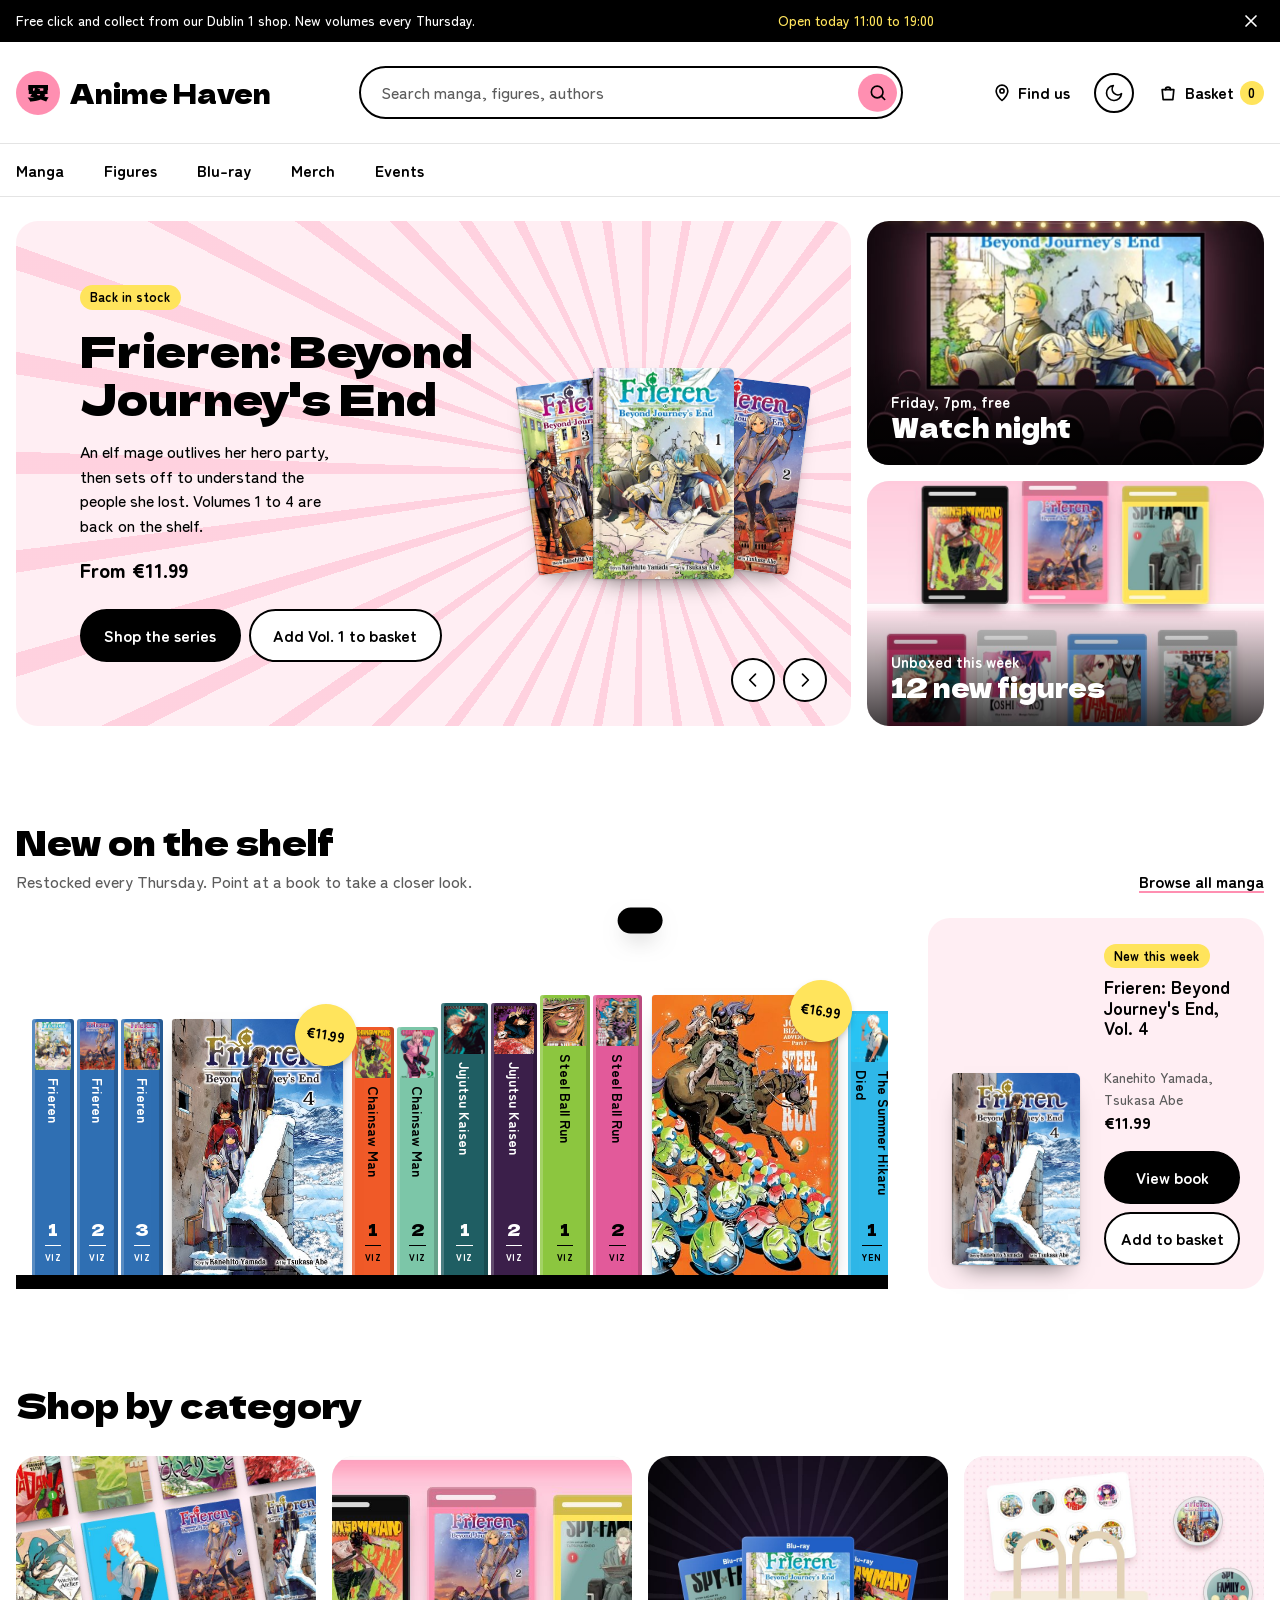
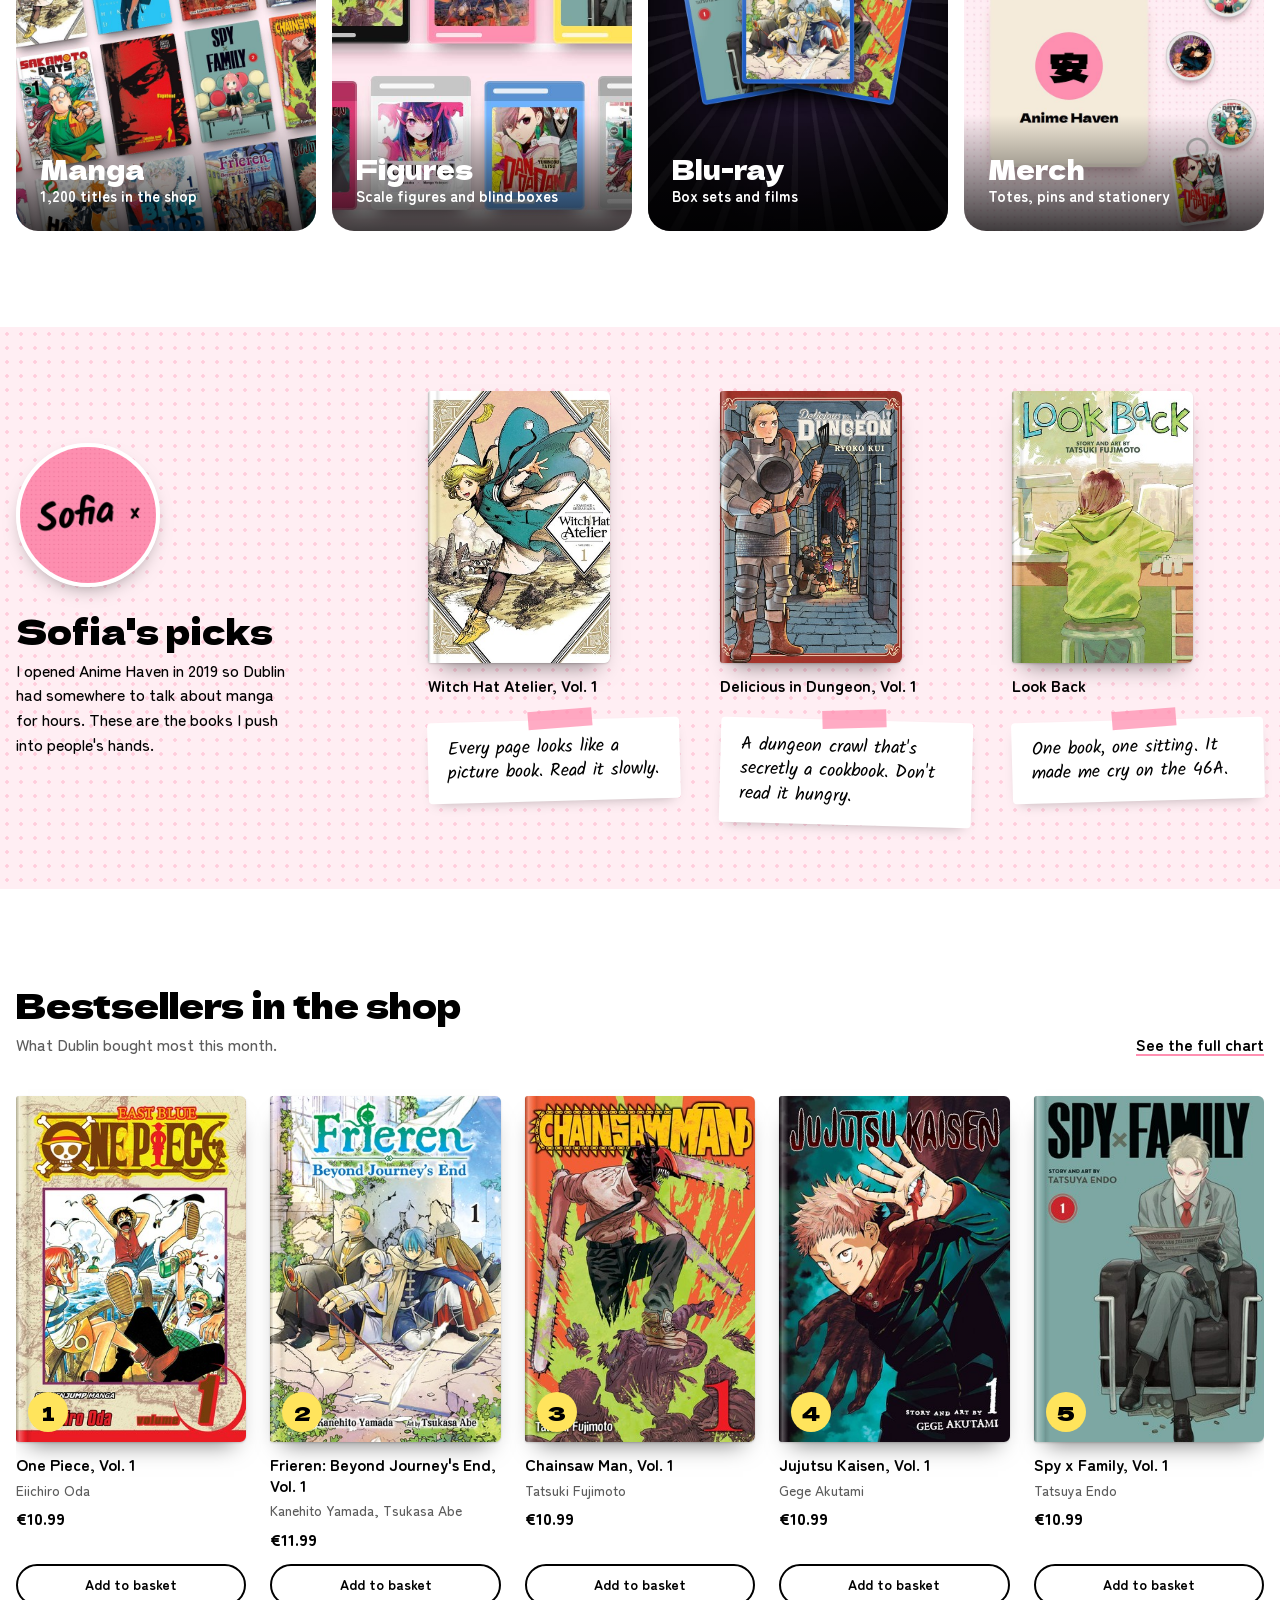
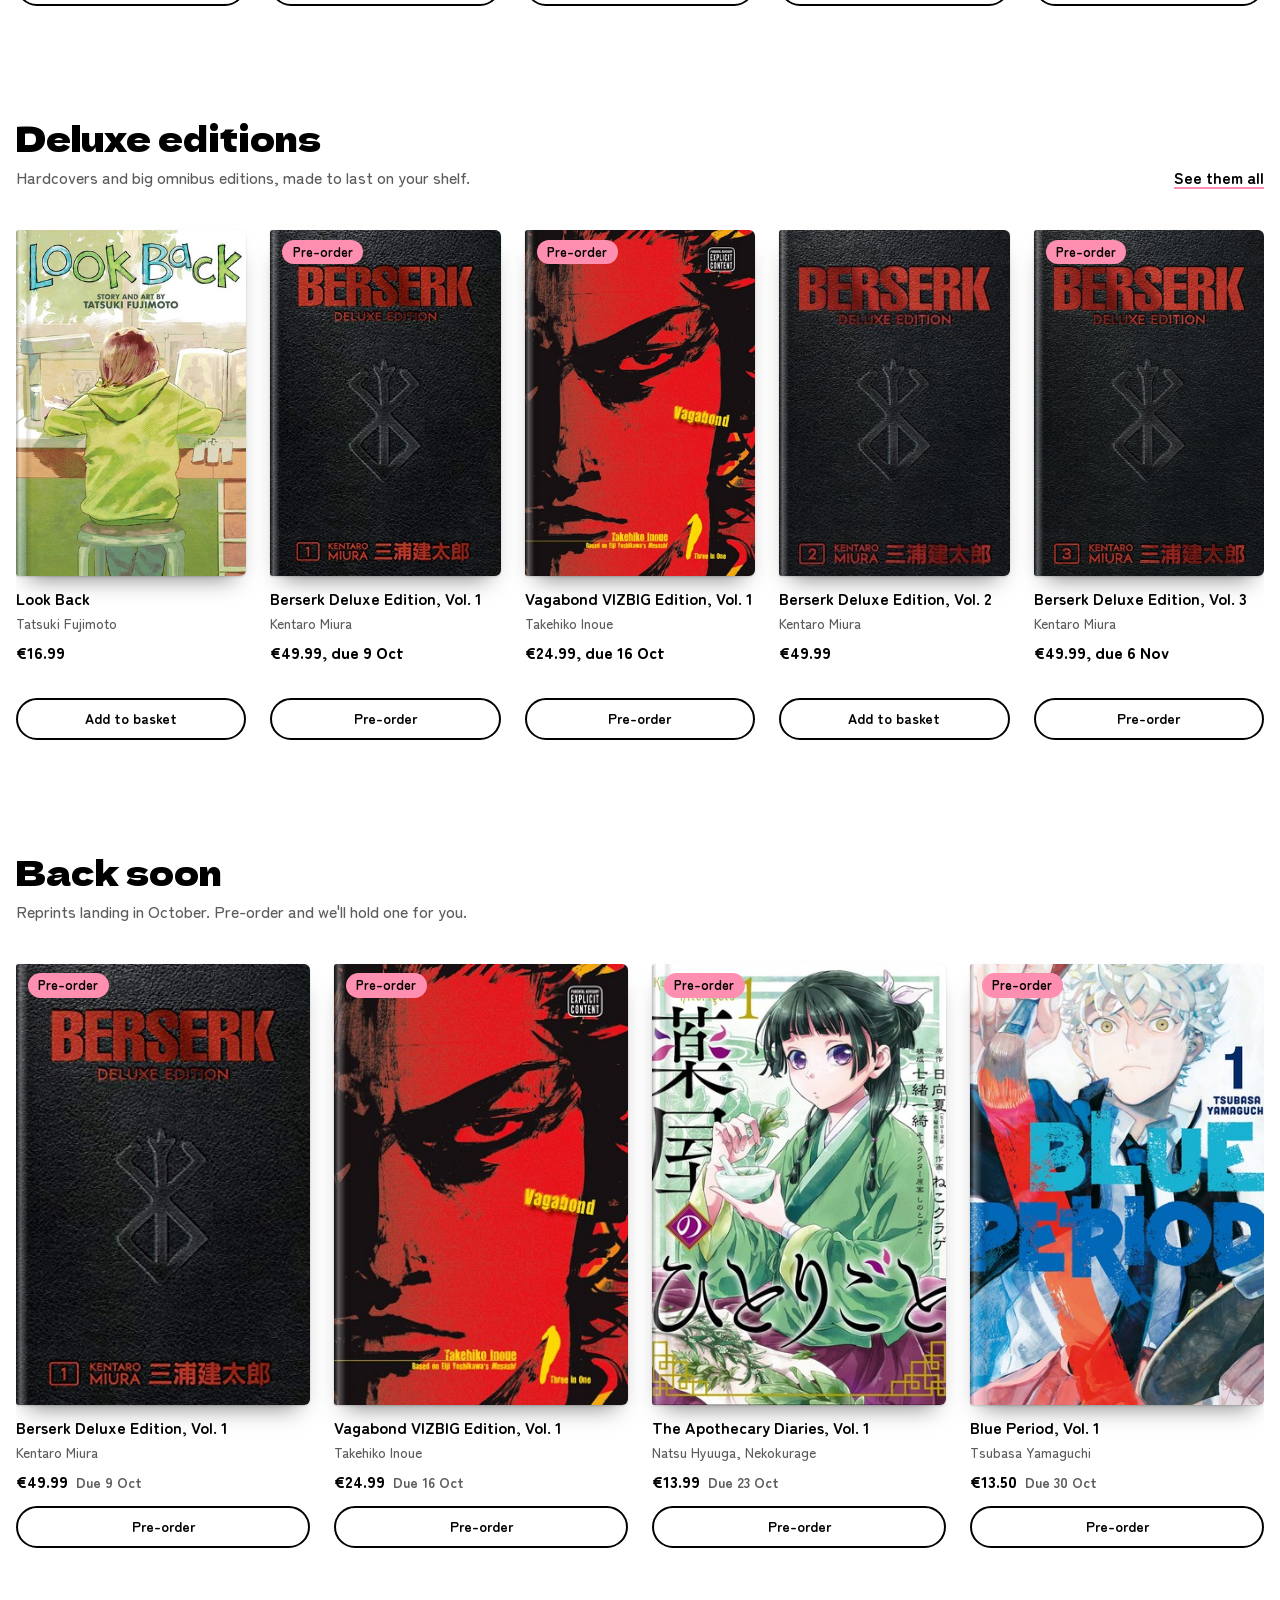
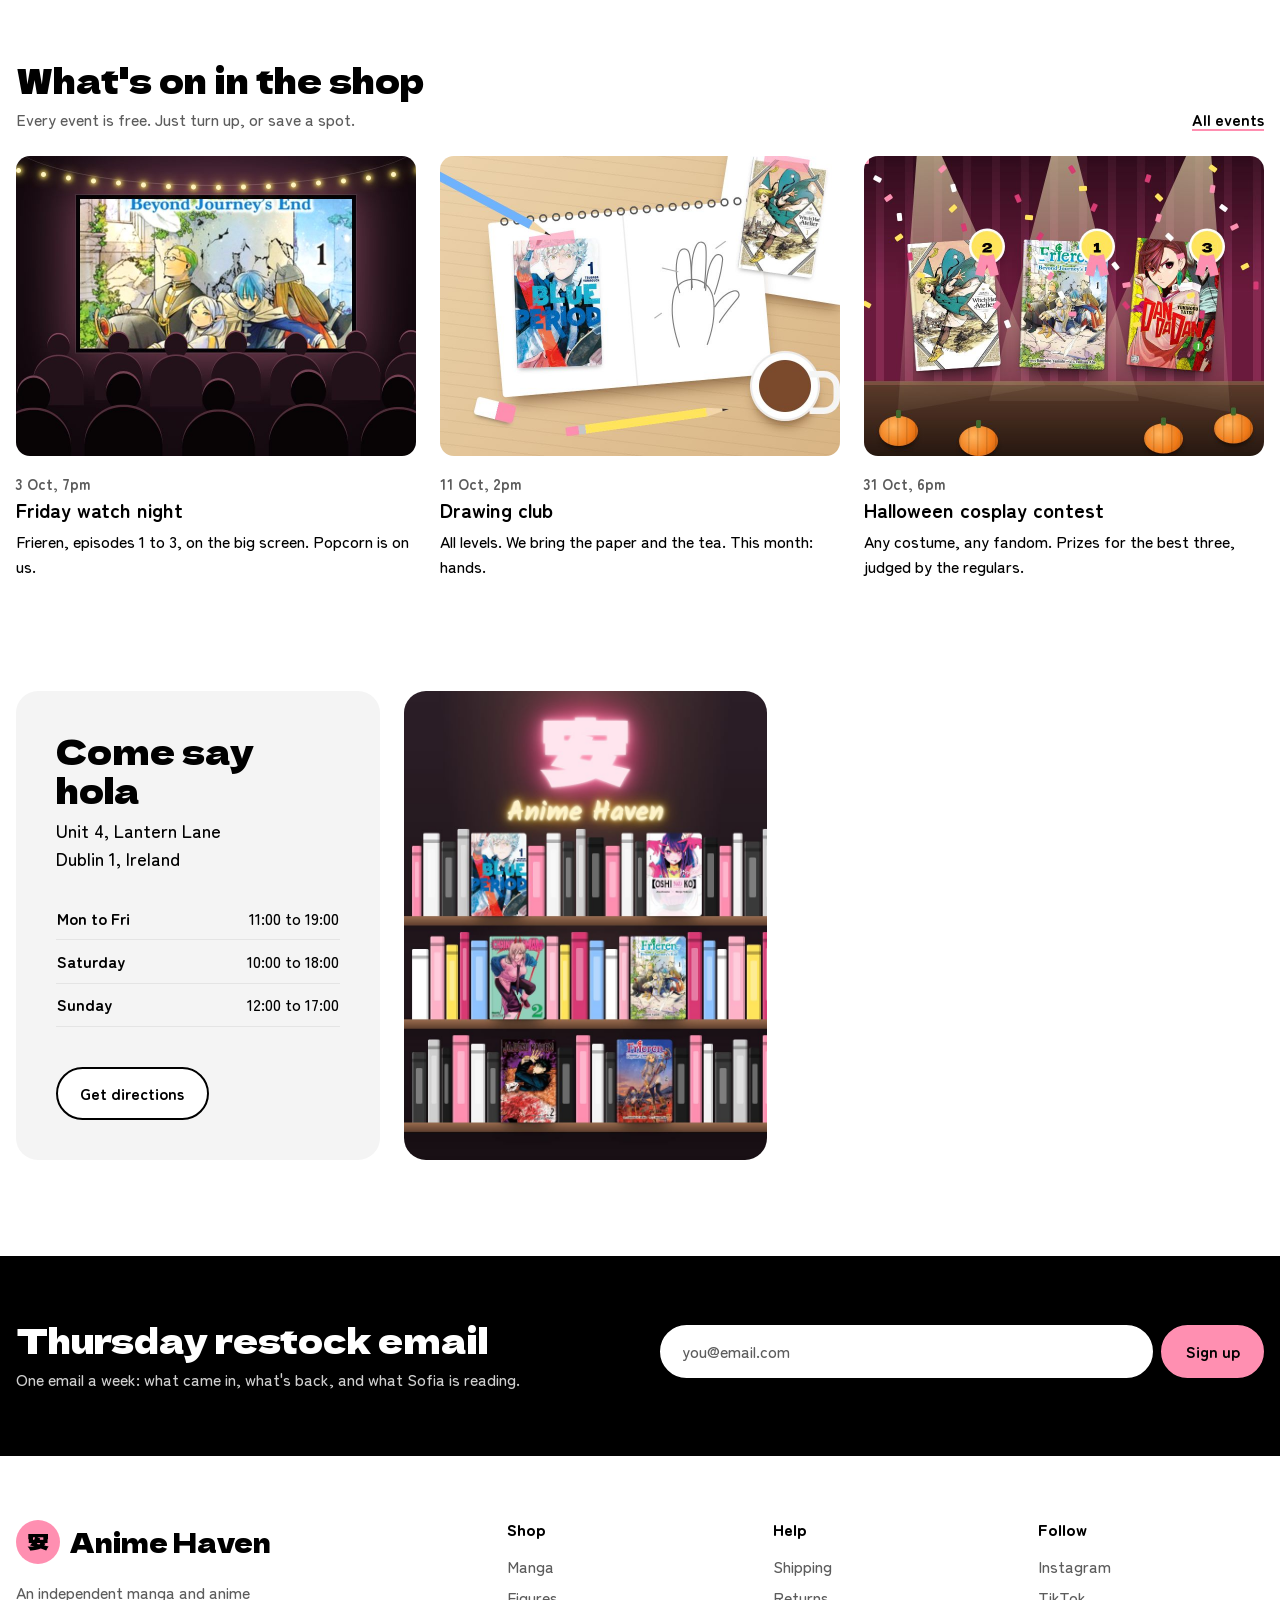
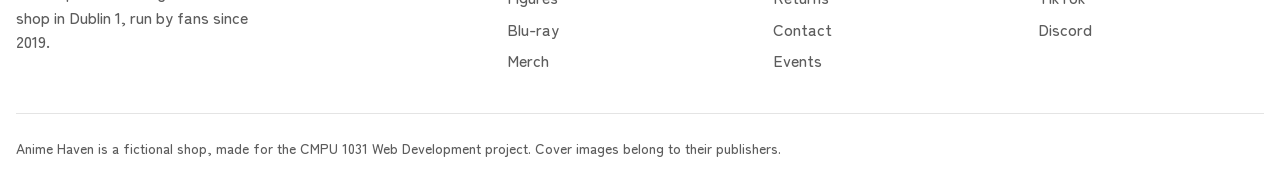
<file: index.html>
<!DOCTYPE html>
<html lang="en">
<head>
  <meta charset="utf-8">
  <meta name="viewport" content="width=device-width, initial-scale=1">
  <title>Anime Haven | Manga, figures and events in Dublin</title>
  <!-- Site icon: the pink 安 logo mark (SVG for sharp tabs, .ico for older browsers, PNG for phone home screens) -->
  <link rel="icon" href="favicon.ico" sizes="32x32">
  <link rel="icon" href="favicon.svg" type="image/svg+xml">
  <link rel="apple-touch-icon" href="apple-touch-icon.png">
  <meta name="description" content="Anime Haven is an independent manga and anime shop in Dublin 1. New volumes every Thursday, free click and collect, and free events in the shop.">

  <!-- Google Fonts: Dela Gothic One (big headings), Zen Maru Gothic (everything else), Kalam (Sofia's handwriting) -->
  <link rel="preconnect" href="https://fonts.googleapis.com">
  <link rel="preconnect" href="https://fonts.gstatic.com" crossorigin>
  <link rel="stylesheet" href="https://fonts.googleapis.com/css2?family=Dela+Gothic+One&amp;family=Kalam:wght@400;700&amp;family=Zen+Maru+Gothic:wght@500;700;900&amp;display=swap">

  <link rel="stylesheet" href="css/style.css">
  <!-- Runs before the page is drawn: dark mode and the closed promo bar -->
  <script src="js/settings.js"></script>
  <script src="js/books.js" defer></script>
  <script src="js/main.js" defer></script>
</head>
<body>
  <a class="skip-link" href="#main">Skip to main content</a>

  <!-- ===================== HEADER (same on every page) ===================== -->
  <header class="site-header">
    <!-- Promo bar -->
    <div class="promo-bar">
      <div class="wrap promo-inner">
        <p>Free click and collect from our Dublin 1 shop. New volumes every Thursday.</p>
        <p class="promo-hours">Open today 11:00 to 19:00</p>
        <button class="promo-close" type="button">
          <svg class="icon" viewBox="0 0 24 24" aria-hidden="true"><path d="M6 6l12 12M18 6 6 18"/></svg>
          <span class="visually-hidden">Close this message</span>
        </button>
      </div>
    </div>

    <div class="wrap header-main">
      <!-- Logo: 安 (an) means "peaceful, safe" in Japanese, a little haven -->
      <a class="logo" href="index.html">
        <span class="logo-mark" aria-hidden="true">安</span>
        Anime Haven
      </a>

      <form class="search" action="manga.html" role="search">
        <label class="visually-hidden" for="search">Search manga, figures and authors</label>
        <input type="search" id="search" name="q" placeholder="Search manga, figures, authors">
        <button class="search-btn" type="submit">
          <svg class="icon" viewBox="0 0 24 24" aria-hidden="true"><circle cx="11" cy="11" r="7"/><path d="m20 20-4-4"/></svg>
          <span class="visually-hidden">Search</span>
        </button>
      </form>

      <a class="header-link" href="index.html#visit">
        <svg class="icon" viewBox="0 0 24 24" aria-hidden="true"><path d="M12 21s-7-6.2-7-11.5a7 7 0 0 1 14 0C19 14.8 12 21 12 21z"/><circle cx="12" cy="9.5" r="2.5"/></svg>
        Find us
      </a>

      <!-- Dark mode switch: settings.js flips it and remembers the choice -->
      <button class="theme-toggle" type="button" aria-pressed="false">
        <svg class="icon icon-moon" viewBox="0 0 24 24" aria-hidden="true"><path d="M21 12.8A9 9 0 1 1 11.2 3a7 7 0 0 0 9.8 9.8z"/></svg>
        <svg class="icon icon-sun" viewBox="0 0 24 24" aria-hidden="true"><circle cx="12" cy="12" r="4"/><path d="M12 2v2M12 20v2M4.9 4.9l1.4 1.4M17.7 17.7l1.4 1.4M2 12h2M20 12h2M4.9 19.1l1.4-1.4M17.7 6.3l1.4-1.4"/></svg>
        <span class="visually-hidden">Dark mode</span>
      </button>

      <!-- Menu button: only visible on small screens -->
      <button class="menu-toggle" type="button" aria-expanded="false" aria-controls="site-nav">
        <svg class="icon" viewBox="0 0 24 24" aria-hidden="true"><path d="M4 7h16M4 12h16M4 17h16"/></svg>
        Menu
      </button>

      <!-- Basket: the number is filled in by main.js from the saved basket -->
      <a class="header-link basket-link" href="basket.html">
        <svg class="icon" viewBox="0 0 24 24" aria-hidden="true"><path d="M5 8h14l-1.2 12H6.2z"/><path d="M9 8a3 3 0 0 1 6 0"/></svg>
        Basket
        <span class="basket-count">0</span><span class="visually-hidden"> items</span>
      </a>
    </div>

    <nav class="site-nav" id="site-nav" aria-label="Main">
      <!-- Top of the slide-in menu on phones (hidden on bigger screens) -->
      <div class="nav-head">
        <span class="nav-title">Menu</span>
        <button class="nav-close" type="button">
          <svg class="icon" viewBox="0 0 24 24" aria-hidden="true"><path d="M6 6l12 12M18 6 6 18"/></svg>
          <span class="visually-hidden">Close menu</span>
        </button>
      </div>
      <ul class="wrap nav-list">
        <li><a href="manga.html">Manga</a></li>
        <li><a href="manga.html?cat=figures">Figures</a></li>
        <li><a href="manga.html?cat=blu-ray">Blu-ray</a></li>
        <li><a href="manga.html?cat=merch">Merch</a></li>
        <li><a href="events.html">Events</a></li>
      </ul>
    </nav>
    <!-- Dims the page behind the phone menu; tapping it closes the menu -->
    <div class="nav-backdrop"></div>
  </header>

  <main id="main">
    <h1 class="visually-hidden">Anime Haven: manga, figures and events in Dublin</h1>

    <!-- ===================== 1. HERO: carousel + two tiles ===================== -->
    <section class="wrap hero" aria-label="Featured this week">

      <div class="carousel">
        <!-- The slides sit side by side and scroll sideways. CSS scroll-snap makes each one stop in place. -->
        <div class="slides" id="slides">

          <!-- Slide 1 -->
          <article class="slide slide-blush">
            <div class="slide-text">
              <p class="badge badge-sun">Back in stock</p>
              <h2 class="slide-title">Frieren: Beyond Journey's End</h2>
              <p>An elf mage outlives her hero party, then sets off to understand the people she lost. Volumes 1 to 4 are back on the shelf.</p>
              <p class="slide-price">From €11.99</p>
              <div class="actions">
                <a class="btn" href="product.html?id=frieren-01">Shop the series</a>
                <button class="btn btn-light js-add" type="button" data-id="frieren-01" data-title="Frieren: Beyond Journey's End, Vol. 1" data-price="11.99" data-cover="images/covers/frieren-01.jpg">Add Vol. 1 to basket</button>
              </div>
            </div>
            <div class="fan" aria-hidden="true">
              <span class="book"><img src="images/covers/frieren-03.jpg" alt="" width="400" height="600"></span>
              <span class="book"><img src="images/covers/frieren-02.jpg" alt="" width="400" height="600"></span>
              <span class="book"><img src="images/covers/frieren-01.jpg" alt="" width="400" height="600"></span>
            </div>
          </article>

          <!-- Slide 2 -->
          <article class="slide slide-sun">
            <div class="slide-text">
              <p class="badge badge-ink">This month</p>
              <h2 class="slide-title">Any three volume 1s for €30</h2>
              <p>Always meant to start Dandadan? Or Haikyu!!, or Sakamoto Days? Pick three first volumes and try them all.</p>
              <div class="actions">
                <a class="btn" href="manga.html">Pick your three</a>
              </div>
            </div>
            <div class="fan" aria-hidden="true">
              <span class="book"><img src="images/covers/sakamoto-days-01.jpg" alt="" width="400" height="600" loading="lazy"></span>
              <span class="book"><img src="images/covers/haikyuu-01.jpg" alt="" width="400" height="600" loading="lazy"></span>
              <span class="book"><img src="images/covers/dandadan-01.jpg" alt="" width="400" height="600" loading="lazy"></span>
            </div>
          </article>

          <!-- Slide 3 -->
          <article class="slide slide-ink">
            <div class="slide-text">
              <p class="badge badge-sakura">Sofia's pick</p>
              <h2 class="slide-title">Witch Hat Atelier</h2>
              <p class="slide-quote">"The prettiest art on our shelves. I've sold forty copies just by opening it at the till."</p>
              <div class="actions">
                <a class="btn btn-sakura" href="product.html?id=witch-hat-atelier-01">See the book</a>
              </div>
            </div>
            <div class="fan fan-single" aria-hidden="true">
              <span class="book"><img src="images/covers/witch-hat-atelier-01.jpg" alt="" width="400" height="600" loading="lazy"></span>
            </div>
          </article>
        </div>

        <!-- Previous / next buttons, main.js scrolls the slides by one slide width -->
        <div class="carousel-controls">
          <button class="carousel-btn" type="button" data-dir="-1" aria-controls="slides">
            <svg class="icon" viewBox="0 0 24 24" aria-hidden="true"><path d="m15 5-7 7 7 7"/></svg>
            <span class="visually-hidden">Previous slide</span>
          </button>
          <button class="carousel-btn" type="button" data-dir="1" aria-controls="slides">
            <svg class="icon" viewBox="0 0 24 24" aria-hidden="true"><path d="m9 5 7 7-7 7"/></svg>
            <span class="visually-hidden">Next slide</span>
          </button>
        </div>
      </div>

      <!-- Two photo tiles beside the carousel -->
      <div class="hero-tiles">
        <a class="tile" href="events.html">
          <img src="images/photos/watch-night.jpg" alt="" width="800" height="600">
          <span class="tile-text">
            <span class="tile-kicker">Friday, 7pm, free</span>
            <span class="tile-title">Watch night</span>
          </span>
        </a>
        <a class="tile" href="manga.html?cat=figures">
          <img src="images/photos/figures.jpg" alt="" width="800" height="600">
          <span class="tile-text">
            <span class="tile-kicker">Unboxed this week</span>
            <span class="tile-title">12 new figures</span>
          </span>
        </a>
      </div>
    </section>

    <!-- ===================== 2. NEW ON THE SHELF: an interactive bookshelf ===================== -->
    <section class="wrap section" aria-labelledby="shelf-heading">
      <div class="section-head">
        <div>
          <h2 id="shelf-heading">New on the shelf</h2>
          <p>Restocked every Thursday. Point at a book to take a closer look.</p>
        </div>
        <a class="link-more" href="manga.html">Browse all manga</a>
      </div>

      <div class="shelf-layout">
        <!-- Each book is a link. Its colour and size come from CSS variables in the style attribute. -->
        <div class="shelf-scroll">
          <ul class="shelf">
            <li><a class="spine" href="product.html?id=frieren-01" data-id="frieren-01" style="--spine: #2f6fb3; --spine-text: #fff; --h: 16rem"><img src="images/covers/frieren-01.jpg" alt="" width="400" height="600">Frieren <span>1</span><small aria-hidden="true">VIZ</small></a></li>
            <li><a class="spine" href="product.html?id=frieren-02" data-id="frieren-02" style="--spine: #2f6fb3; --spine-text: #fff; --h: 16rem"><img src="images/covers/frieren-02.jpg" alt="" width="400" height="600">Frieren <span>2</span><small aria-hidden="true">VIZ</small></a></li>
            <li><a class="spine" href="product.html?id=frieren-03" data-id="frieren-03" style="--spine: #2f6fb3; --spine-text: #fff; --h: 16rem"><img src="images/covers/frieren-03.jpg" alt="" width="400" height="600">Frieren <span>3</span><small aria-hidden="true">VIZ</small></a></li>
            <li>
              <a class="shelf-cover" href="product.html?id=frieren-04" data-id="frieren-04" style="--h: 16rem">
                <img src="images/covers/frieren-04.jpg" alt="" width="400" height="600">
                <span class="price-sticker">€11.99</span>
                <span class="visually-hidden">Frieren: Beyond Journey's End, Vol. 4</span>
              </a>
            </li>
            <li><a class="spine" href="product.html?id=chainsaw-man-01" data-id="chainsaw-man-01" style="--spine: #f05a28; --spine-text: #000; --h: 15.5rem"><img src="images/covers/chainsaw-man-01.jpg" alt="" width="400" height="600">Chainsaw Man <span>1</span><small aria-hidden="true">VIZ</small></a></li>
            <li><a class="spine" href="product.html?id=chainsaw-man-02" data-id="chainsaw-man-02" style="--spine: #7cc6a8; --spine-text: #000; --h: 15.5rem"><img src="images/covers/chainsaw-man-02.jpg" alt="" width="400" height="600">Chainsaw Man <span>2</span><small aria-hidden="true">VIZ</small></a></li>
            <li><a class="spine" href="product.html?id=jujutsu-kaisen-01" data-id="jujutsu-kaisen-01" style="--spine: #1f5e63; --spine-text: #fff; --h: 17rem; --w: 2.9rem"><img src="images/covers/jujutsu-kaisen-01.jpg" alt="" width="400" height="600">Jujutsu Kaisen <span>1</span><small aria-hidden="true">VIZ</small></a></li>
            <li><a class="spine" href="product.html?id=jujutsu-kaisen-02" data-id="jujutsu-kaisen-02" style="--spine: #3b1f4a; --spine-text: #fff; --h: 17rem; --w: 2.9rem"><img src="images/covers/jujutsu-kaisen-02.jpg" alt="" width="400" height="600">Jujutsu Kaisen <span>2</span><small aria-hidden="true">VIZ</small></a></li>
            <li><a class="spine" href="product.html?id=steel-ball-run-01" data-id="steel-ball-run-01" style="--spine: #8cc63f; --spine-text: #000; --h: 17.5rem; --w: 3.1rem"><img src="images/covers/steel-ball-run-01.jpg" alt="" width="350" height="500">Steel Ball Run <span>1</span><small aria-hidden="true">VIZ</small></a></li>
            <li><a class="spine" href="product.html?id=steel-ball-run-02" data-id="steel-ball-run-02" style="--spine: #e25a9a; --spine-text: #000; --h: 17.5rem; --w: 3.1rem"><img src="images/covers/steel-ball-run-02.jpg" alt="" width="350" height="500">Steel Ball Run <span>2</span><small aria-hidden="true">VIZ</small></a></li>
            <li>
              <a class="shelf-cover" href="product.html?id=steel-ball-run-03" data-id="steel-ball-run-03" style="--h: 17.5rem">
                <img src="images/covers/steel-ball-run-03.jpg" alt="" width="350" height="500">
                <span class="price-sticker">€16.99</span>
                <span class="visually-hidden">JoJo's Bizarre Adventure Part 7: Steel Ball Run, Vol. 3</span>
              </a>
            </li>
            <li><a class="spine" href="product.html?id=summer-hikaru-died-01" data-id="summer-hikaru-died-01" style="--spine: #2fb7e8; --spine-text: #000; --h: 16.5rem; --w: 3rem"><img src="images/covers/summer-hikaru-died-01.jpg" alt="" width="400" height="600">The Summer Hikaru Died <span>1</span><small aria-hidden="true">YEN</small></a></li>
            <li><a class="spine" href="product.html?id=dandadan-01" data-id="dandadan-01" style="--spine: #ffe45c; --spine-text: #000; --h: 15.5rem"><img src="images/covers/dandadan-01.jpg" alt="" width="400" height="600">Dandadan <span>1</span><small aria-hidden="true">VIZ</small></a></li>
          </ul>
        </div>

        <!-- Preview card: main.js swaps in whichever book is highlighted on the shelf -->
        <div class="shelf-preview">
          <span class="book"><img id="preview-cover" src="images/covers/frieren-04.jpg" alt="" width="400" height="600"></span>
          <div>
            <p class="badge badge-sun" id="preview-badge">New this week</p>
            <h3 id="preview-title">Frieren: Beyond Journey's End, Vol. 4</h3>
            <p class="product-author" id="preview-author">Kanehito Yamada, Tsukasa Abe</p>
            <p class="product-price" id="preview-price">€11.99</p>
            <a class="btn" id="preview-link" href="product.html?id=frieren-04">View book</a>
            <button class="btn btn-light js-add" id="preview-add" type="button" data-id="frieren-04" data-title="Frieren: Beyond Journey's End, Vol. 4" data-price="11.99" data-cover="images/covers/frieren-04.jpg">Add to basket</button>
          </div>
        </div>
      </div>
    </section>

    <!-- ===================== 3. SHOP BY CATEGORY: four photo tiles ===================== -->
    <section class="wrap section" aria-labelledby="category-heading">
      <div class="section-head">
        <h2 id="category-heading">Shop by category</h2>
      </div>
      <ul class="category-grid">
        <li><a class="tile" href="manga.html"><img src="images/photos/cat-manga.jpg" alt="" width="800" height="1000" loading="lazy"><span class="tile-text"><span class="tile-title">Manga</span><span class="tile-kicker">1,200 titles in the shop</span></span></a></li>
        <li><a class="tile" href="manga.html?cat=figures"><img src="images/photos/figures.jpg" alt="" width="800" height="600" loading="lazy"><span class="tile-text"><span class="tile-title">Figures</span><span class="tile-kicker">Scale figures and blind boxes</span></span></a></li>
        <li><a class="tile" href="manga.html?cat=blu-ray"><img src="images/photos/cat-bluray.jpg" alt="" width="800" height="1000" loading="lazy"><span class="tile-text"><span class="tile-title">Blu-ray</span><span class="tile-kicker">Box sets and films</span></span></a></li>
        <li><a class="tile" href="manga.html?cat=merch"><img src="images/photos/cat-merch.jpg" alt="" width="800" height="1000" loading="lazy"><span class="tile-text"><span class="tile-title">Merch</span><span class="tile-kicker">Totes, pins and stationery</span></span></a></li>
      </ul>
    </section>

    <!-- ===================== 4. SOFIA'S PICKS: handwritten shelf talkers ===================== -->
    <section class="band band-blush" aria-labelledby="picks-heading">
      <div class="wrap picks">
        <div class="picks-intro">
          <img class="portrait" src="images/photos/sofia.jpg" alt="Sofia's signature" width="600" height="600" loading="lazy">
          <h2 id="picks-heading">Sofia's picks</h2>
          <p>I opened Anime Haven in 2019 so Dublin had somewhere to talk about manga for hours. These are the books I push into people's hands.</p>
        </div>

        <ul class="picks-list">
          <li class="pick">
            <a class="product-link" href="product.html?id=witch-hat-atelier-01">
              <span class="book"><img src="images/covers/witch-hat-atelier-01.jpg" alt="" width="400" height="600" loading="lazy"></span>
              <span class="product-title">Witch Hat Atelier, Vol. 1</span>
            </a>
            <p class="shelf-talker">Every page looks like a picture book. Read it slowly.</p>
          </li>
          <li class="pick">
            <a class="product-link" href="product.html?id=delicious-in-dungeon-01">
              <span class="book"><img src="images/covers/delicious-in-dungeon-01.jpg" alt="" width="400" height="600" loading="lazy"></span>
              <span class="product-title">Delicious in Dungeon, Vol. 1</span>
            </a>
            <p class="shelf-talker">A dungeon crawl that's secretly a cookbook. Don't read it hungry.</p>
          </li>
          <li class="pick">
            <a class="product-link" href="product.html?id=look-back">
              <span class="book"><img src="images/covers/look-back.jpg" alt="" width="400" height="600" loading="lazy"></span>
              <span class="product-title">Look Back</span>
            </a>
            <p class="shelf-talker">One book, one sitting. It made me cry on the 46A.</p>
          </li>
        </ul>
      </div>
    </section>

    <!-- ===================== 5. BESTSELLERS: ranked, so numbers make sense here ===================== -->
    <section class="wrap section" aria-labelledby="best-heading">
      <div class="section-head">
        <div>
          <h2 id="best-heading">Bestsellers in the shop</h2>
          <p>What Dublin bought most this month.</p>
        </div>
        <a class="link-more" href="manga.html">See the full chart</a>
      </div>

      <ol class="product-row product-row-5">
        <li class="product">
          <a class="product-link" href="product.html?id=one-piece-01">
            <span class="book"><img src="images/covers/one-piece-01.jpg" alt="" width="400" height="600" loading="lazy"><span class="rank">1</span></span>
            <span class="product-title">One Piece, Vol. 1</span>
          </a>
          <p class="product-author">Eiichiro Oda</p>
          <p class="product-price">€10.99</p>
          <button class="btn-add js-add" type="button" data-id="one-piece-01" data-title="One Piece, Vol. 1" data-price="10.99" data-cover="images/covers/one-piece-01.jpg">Add to basket<span class="visually-hidden">: One Piece, Vol. 1</span></button>
        </li>
        <li class="product">
          <a class="product-link" href="product.html?id=frieren-01">
            <span class="book"><img src="images/covers/frieren-01.jpg" alt="" width="400" height="600" loading="lazy"><span class="rank">2</span></span>
            <span class="product-title">Frieren: Beyond Journey's End, Vol. 1</span>
          </a>
          <p class="product-author">Kanehito Yamada, Tsukasa Abe</p>
          <p class="product-price">€11.99</p>
          <button class="btn-add js-add" type="button" data-id="frieren-01" data-title="Frieren: Beyond Journey's End, Vol. 1" data-price="11.99" data-cover="images/covers/frieren-01.jpg">Add to basket<span class="visually-hidden">: Frieren, Vol. 1</span></button>
        </li>
        <li class="product">
          <a class="product-link" href="product.html?id=chainsaw-man-01">
            <span class="book"><img src="images/covers/chainsaw-man-01.jpg" alt="" width="400" height="600" loading="lazy"><span class="rank">3</span></span>
            <span class="product-title">Chainsaw Man, Vol. 1</span>
          </a>
          <p class="product-author">Tatsuki Fujimoto</p>
          <p class="product-price">€10.99</p>
          <button class="btn-add js-add" type="button" data-id="chainsaw-man-01" data-title="Chainsaw Man, Vol. 1" data-price="10.99" data-cover="images/covers/chainsaw-man-01.jpg">Add to basket<span class="visually-hidden">: Chainsaw Man, Vol. 1</span></button>
        </li>
        <li class="product">
          <a class="product-link" href="product.html?id=jujutsu-kaisen-01">
            <span class="book"><img src="images/covers/jujutsu-kaisen-01.jpg" alt="" width="400" height="600" loading="lazy"><span class="rank">4</span></span>
            <span class="product-title">Jujutsu Kaisen, Vol. 1</span>
          </a>
          <p class="product-author">Gege Akutami</p>
          <p class="product-price">€10.99</p>
          <button class="btn-add js-add" type="button" data-id="jujutsu-kaisen-01" data-title="Jujutsu Kaisen, Vol. 1" data-price="10.99" data-cover="images/covers/jujutsu-kaisen-01.jpg">Add to basket<span class="visually-hidden">: Jujutsu Kaisen, Vol. 1</span></button>
        </li>
        <li class="product">
          <a class="product-link" href="product.html?id=spy-x-family-01">
            <span class="book"><img src="images/covers/spy-x-family-01.jpg" alt="" width="400" height="600" loading="lazy"><span class="rank">5</span></span>
            <span class="product-title">Spy x Family, Vol. 1</span>
          </a>
          <p class="product-author">Tatsuya Endo</p>
          <p class="product-price">€10.99</p>
          <button class="btn-add js-add" type="button" data-id="spy-x-family-01" data-title="Spy x Family, Vol. 1" data-price="10.99" data-cover="images/covers/spy-x-family-01.jpg">Add to basket<span class="visually-hidden">: Spy x Family, Vol. 1</span></button>
        </li>
      </ol>
    </section>

    <!-- ===================== 6. DELUXE EDITIONS: filled in by main.js (block 10) from books.js ===================== -->
    <!-- Starts hidden, so it never shows up empty if JavaScript is off -->
    <section class="wrap section" aria-labelledby="deluxe-heading" hidden>
      <div class="section-head">
        <div>
          <h2 id="deluxe-heading">Deluxe editions</h2>
          <p>Hardcovers and big omnibus editions, made to last on your shelf.</p>
        </div>
        <a class="link-more" href="manga.html?format=deluxe">See them all</a>
      </div>
      <ul class="product-row product-row-5" id="deluxe-list"></ul>
    </section>

    <!-- ===================== 7. BACK SOON: pre-order reprints ===================== -->
    <section class="wrap section" aria-labelledby="preorder-heading">
      <div class="section-head">
        <div>
          <h2 id="preorder-heading">Back soon</h2>
          <p>Reprints landing in October. Pre-order and we'll hold one for you.</p>
        </div>
      </div>

      <ul class="product-row product-row-4">
        <li class="product">
          <a class="product-link" href="product.html?id=berserk-deluxe-01">
            <span class="book"><img src="images/covers/berserk-deluxe-01.jpg" alt="" width="400" height="600" loading="lazy"><span class="badge badge-sakura">Pre-order</span></span>
            <span class="product-title">Berserk Deluxe Edition, Vol. 1</span>
          </a>
          <p class="product-author">Kentaro Miura</p>
          <p class="product-price">€49.99 <span class="product-due">Due 9 Oct</span></p>
          <button class="btn-add js-add" type="button" data-id="berserk-deluxe-01" data-title="Berserk Deluxe Edition, Vol. 1" data-price="49.99" data-cover="images/covers/berserk-deluxe-01.jpg">Pre-order<span class="visually-hidden">: Berserk Deluxe Edition, Vol. 1</span></button>
        </li>
        <li class="product">
          <a class="product-link" href="product.html?id=vagabond-01">
            <span class="book"><img src="images/covers/vagabond-01.jpg" alt="" width="400" height="600" loading="lazy"><span class="badge badge-sakura">Pre-order</span></span>
            <span class="product-title">Vagabond VIZBIG Edition, Vol. 1</span>
          </a>
          <p class="product-author">Takehiko Inoue</p>
          <p class="product-price">€24.99 <span class="product-due">Due 16 Oct</span></p>
          <button class="btn-add js-add" type="button" data-id="vagabond-01" data-title="Vagabond VIZBIG Edition, Vol. 1" data-price="24.99" data-cover="images/covers/vagabond-01.jpg">Pre-order<span class="visually-hidden">: Vagabond VIZBIG Edition, Vol. 1</span></button>
        </li>
        <li class="product">
          <a class="product-link" href="product.html?id=apothecary-diaries-01">
            <span class="book"><img src="images/covers/apothecary-diaries-01.jpg" alt="" width="400" height="600" loading="lazy"><span class="badge badge-sakura">Pre-order</span></span>
            <span class="product-title">The Apothecary Diaries, Vol. 1</span>
          </a>
          <p class="product-author">Natsu Hyuuga, Nekokurage</p>
          <p class="product-price">€13.99 <span class="product-due">Due 23 Oct</span></p>
          <button class="btn-add js-add" type="button" data-id="apothecary-diaries-01" data-title="The Apothecary Diaries, Vol. 1" data-price="13.99" data-cover="images/covers/apothecary-diaries-01.jpg">Pre-order<span class="visually-hidden">: The Apothecary Diaries, Vol. 1</span></button>
        </li>
        <li class="product">
          <a class="product-link" href="product.html?id=blue-period-01">
            <span class="book"><img src="images/covers/blue-period-01.jpg" alt="" width="400" height="600" loading="lazy"><span class="badge badge-sakura">Pre-order</span></span>
            <span class="product-title">Blue Period, Vol. 1</span>
          </a>
          <p class="product-author">Tsubasa Yamaguchi</p>
          <p class="product-price">€13.50 <span class="product-due">Due 30 Oct</span></p>
          <button class="btn-add js-add" type="button" data-id="blue-period-01" data-title="Blue Period, Vol. 1" data-price="13.50" data-cover="images/covers/blue-period-01.jpg">Pre-order<span class="visually-hidden">: Blue Period, Vol. 1</span></button>
        </li>
      </ul>
    </section>

    <!-- ===================== 8. WHAT'S ON: event cards ===================== -->
    <section class="wrap section" aria-labelledby="events-heading">
      <div class="section-head">
        <div>
          <h2 id="events-heading">What's on in the shop</h2>
          <p>Every event is free. Just turn up, or save a spot.</p>
        </div>
        <a class="link-more" href="events.html">All events</a>
      </div>

      <ul class="event-grid">
        <li class="event-card">
          <img src="images/photos/watch-night.jpg" alt="Frieren playing on the shop's big screen, with rows of fans watching" width="800" height="600" loading="lazy">
          <p class="event-date"><time datetime="10-03">3 Oct</time>, 7pm</p>
          <h3><a href="events.html">Friday watch night</a></h3>
          <p>Frieren, episodes 1 to 3, on the big screen. Popcorn is on us.</p>
        </li>
        <li class="event-card">
          <img src="images/photos/drawing-club.jpg" alt="A sketchbook with a pencil study of a hand, Blue Period taped in as reference, pencils and a mug of tea" width="800" height="600" loading="lazy">
          <p class="event-date"><time datetime="10-11">11 Oct</time>, 2pm</p>
          <h3><a href="events.html">Drawing club</a></h3>
          <p>All levels. We bring the paper and the tea. This month: hands.</p>
        </li>
        <li class="event-card">
          <img src="images/photos/cosplay.jpg" alt="The shop stage under spotlights, with pumpkins, confetti and last year's top three entries wearing rosettes" width="800" height="600" loading="lazy">
          <p class="event-date"><time datetime="10-31">31 Oct</time>, 6pm</p>
          <h3><a href="events.html">Halloween cosplay contest</a></h3>
          <p>Any costume, any fandom. Prizes for the best three, judged by the regulars.</p>
        </li>
      </ul>
    </section>

    <!-- ===================== 9. COME SAY HOLA: address, hours, photo, map ===================== -->
    <section class="wrap section visit" id="visit" aria-labelledby="visit-heading">
      <div class="visit-info">
        <h2 id="visit-heading">Come say hola</h2>
        <address>Unit 4, Lantern Lane<br>Dublin 1, Ireland</address>

        <table class="hours">
          <caption class="visually-hidden">Opening hours</caption>
          <tbody>
            <tr><th scope="row">Mon to Fri</th><td>11:00 to 19:00</td></tr>
            <tr><th scope="row">Saturday</th><td>10:00 to 18:00</td></tr>
            <tr><th scope="row">Sunday</th><td>12:00 to 17:00</td></tr>
          </tbody>
        </table>

        <a class="btn btn-light" href="https://www.openstreetmap.org/?mlat=53.3490&amp;mlon=-6.2640#map=17/53.3490/-6.2640">Get directions</a>
      </div>

      <img class="visit-photo" src="images/photos/shop.jpg" alt="Inside Anime Haven: tall shelves of manga and a pink neon sign" width="800" height="1000" loading="lazy">

      <!-- Live map from OpenStreetMap (needs an internet connection) -->
      <iframe class="visit-map" title="Map of Anime Haven in Dublin 1" src="https://www.openstreetmap.org/export/embed.html?bbox=-6.2700%2C53.3465%2C-6.2580%2C53.3515&amp;layer=mapnik&amp;marker=53.3490%2C-6.2640" loading="lazy"></iframe>
    </section>

    <!-- Blank product card that main.js copies for the Deluxe editions row -->
    <template id="product-card">
      <li class="product">
        <a class="product-link" href="product.html">
          <span class="book"><img src="images/covers/frieren-01.jpg" alt="" width="400" height="600" loading="lazy"><span class="badge"></span></span>
          <span class="product-title"></span>
        </a>
        <p class="product-author"></p>
        <p class="product-price"></p>
        <button class="btn-add js-add" type="button"><span class="add-label">Add to basket</span><span class="visually-hidden"></span></button>
      </li>
    </template>
  </main>

  <!-- ===================== NEWSLETTER + FOOTER (same on every page) ===================== -->
  <footer class="site-footer">
    <div class="band band-ink">
      <div class="wrap newsletter">
        <div>
          <h2>Thursday restock email</h2>
          <p>One email a week: what came in, what's back, and what Sofia is reading.</p>
        </div>
        <!-- No backend: main.js shows a thank-you message instead of sending -->
        <form class="signup" method="post">
          <label class="visually-hidden" for="signup-email">Email address</label>
          <input type="email" id="signup-email" name="email" placeholder="you@email.com" autocomplete="email" required>
          <button class="btn btn-sakura" type="submit">Sign up</button>
          <p class="signup-thanks" role="status"></p>
        </form>
      </div>
    </div>

    <div class="wrap footer-main">
      <div class="footer-brand">
        <p class="logo"><span class="logo-mark" aria-hidden="true">安</span>Anime Haven</p>
        <p>An independent manga and anime shop in Dublin 1, run by fans since 2019.</p>
      </div>

      <nav class="footer-col" aria-labelledby="footer-shop">
        <h2 id="footer-shop">Shop</h2>
        <ul>
          <li><a href="manga.html">Manga</a></li>
          <li><a href="manga.html?cat=figures">Figures</a></li>
          <li><a href="manga.html?cat=blu-ray">Blu-ray</a></li>
          <li><a href="manga.html?cat=merch">Merch</a></li>
        </ul>
      </nav>

      <nav class="footer-col" aria-labelledby="footer-help">
        <h2 id="footer-help">Help</h2>
        <ul>
          <li><a href="product.html#shipping">Shipping</a></li>
          <li><a href="product.html#returns">Returns</a></li>
          <li><a href="index.html#visit">Contact</a></li>
          <li><a href="events.html">Events</a></li>
        </ul>
      </nav>

      <nav class="footer-col" aria-labelledby="footer-follow">
        <h2 id="footer-follow">Follow</h2>
        <ul>
          <li><a href="https://www.instagram.com/">Instagram</a></li>
          <li><a href="https://www.tiktok.com/">TikTok</a></li>
          <li><a href="https://discord.com/">Discord</a></li>
        </ul>
      </nav>
    </div>

    <div class="wrap footer-bottom">
      <p>Anime Haven is a fictional shop, made for the CMPU 1031 Web Development project. Cover images belong to their publishers.</p>
    </div>
  </footer>
</body>
</html>
</file>
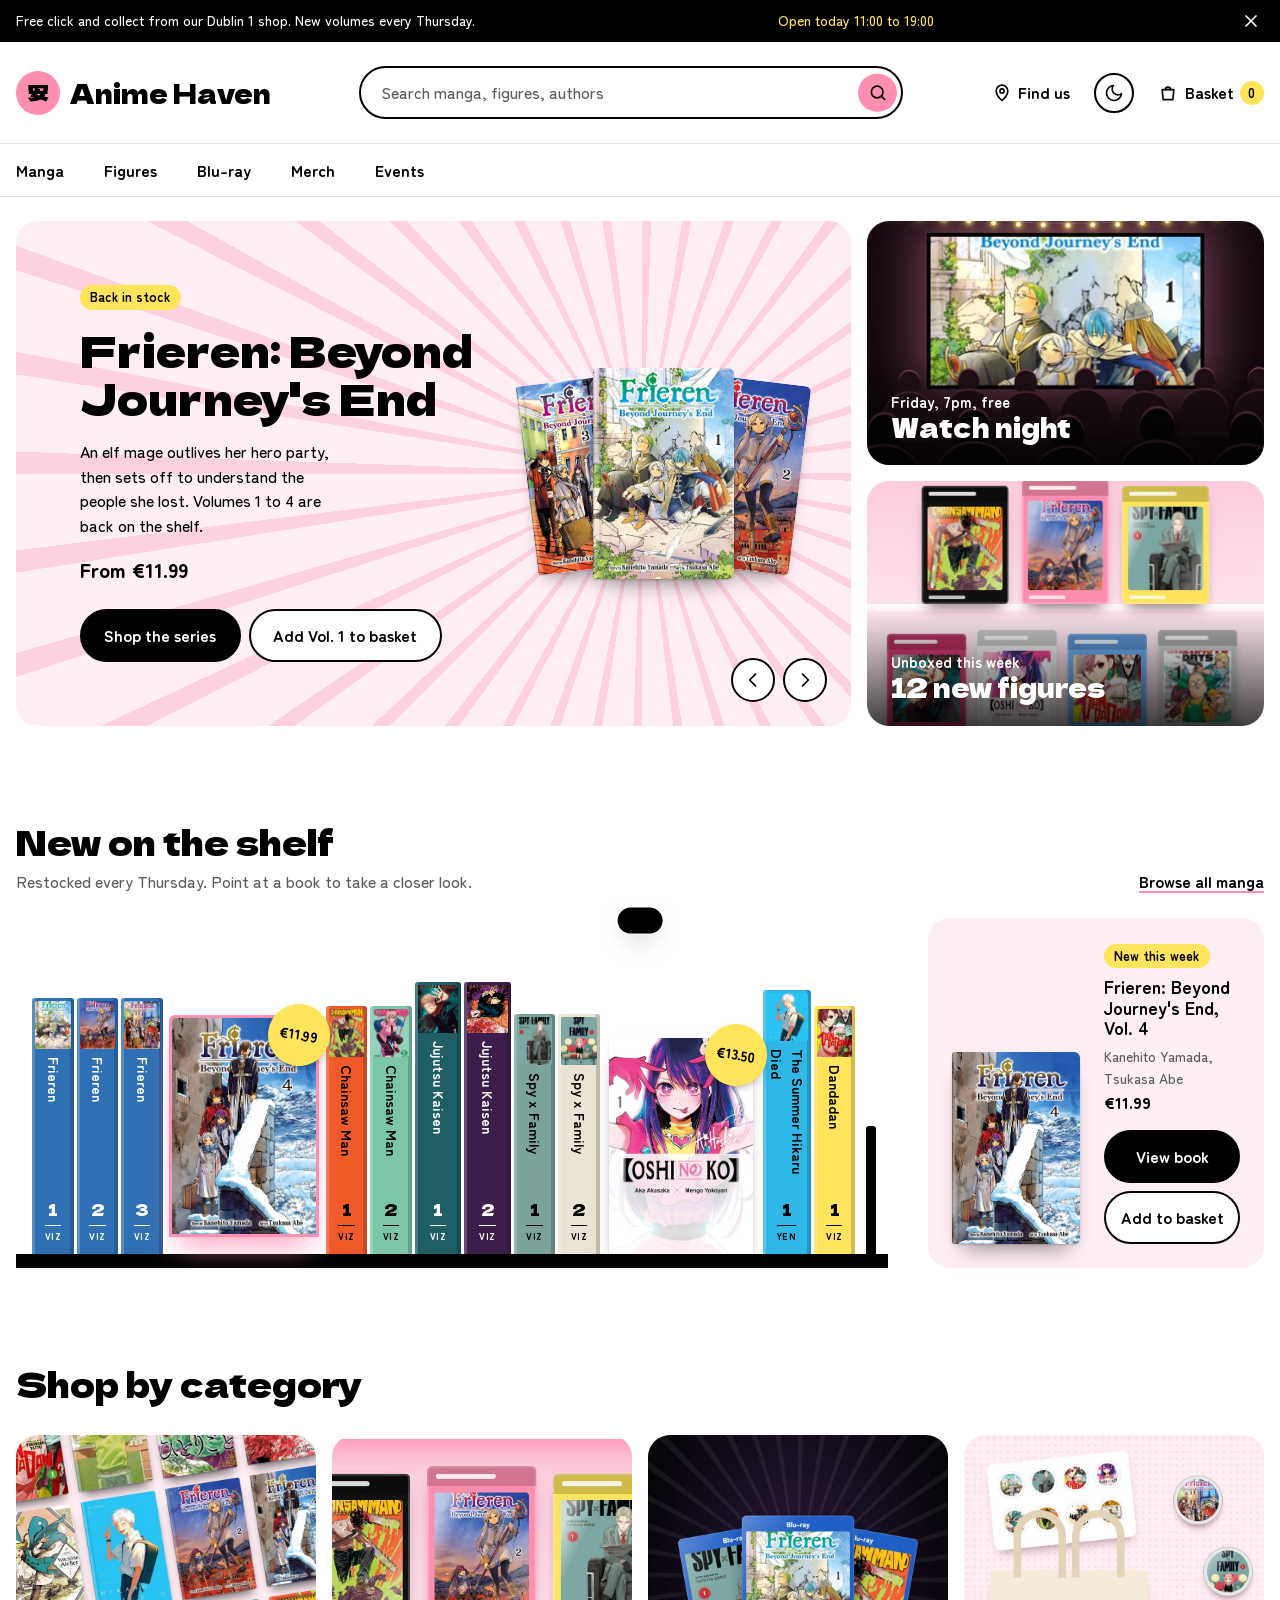
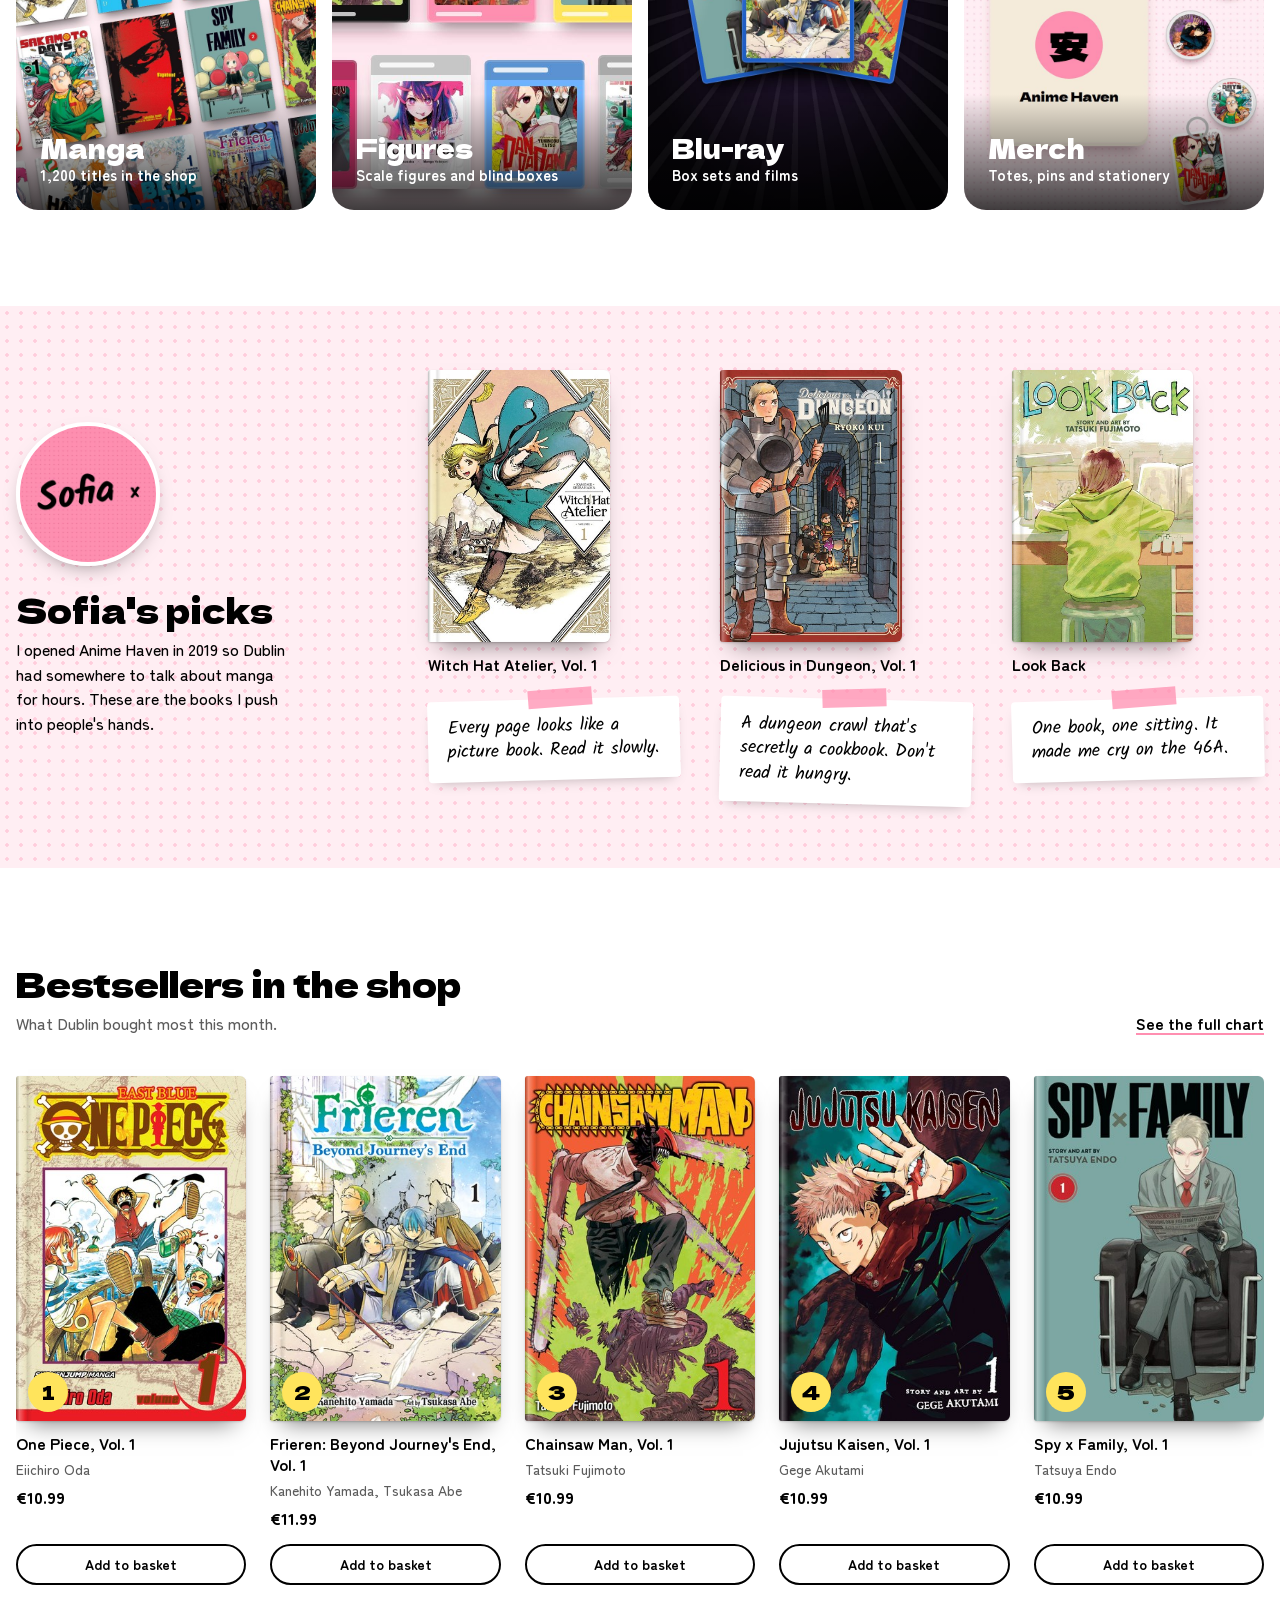
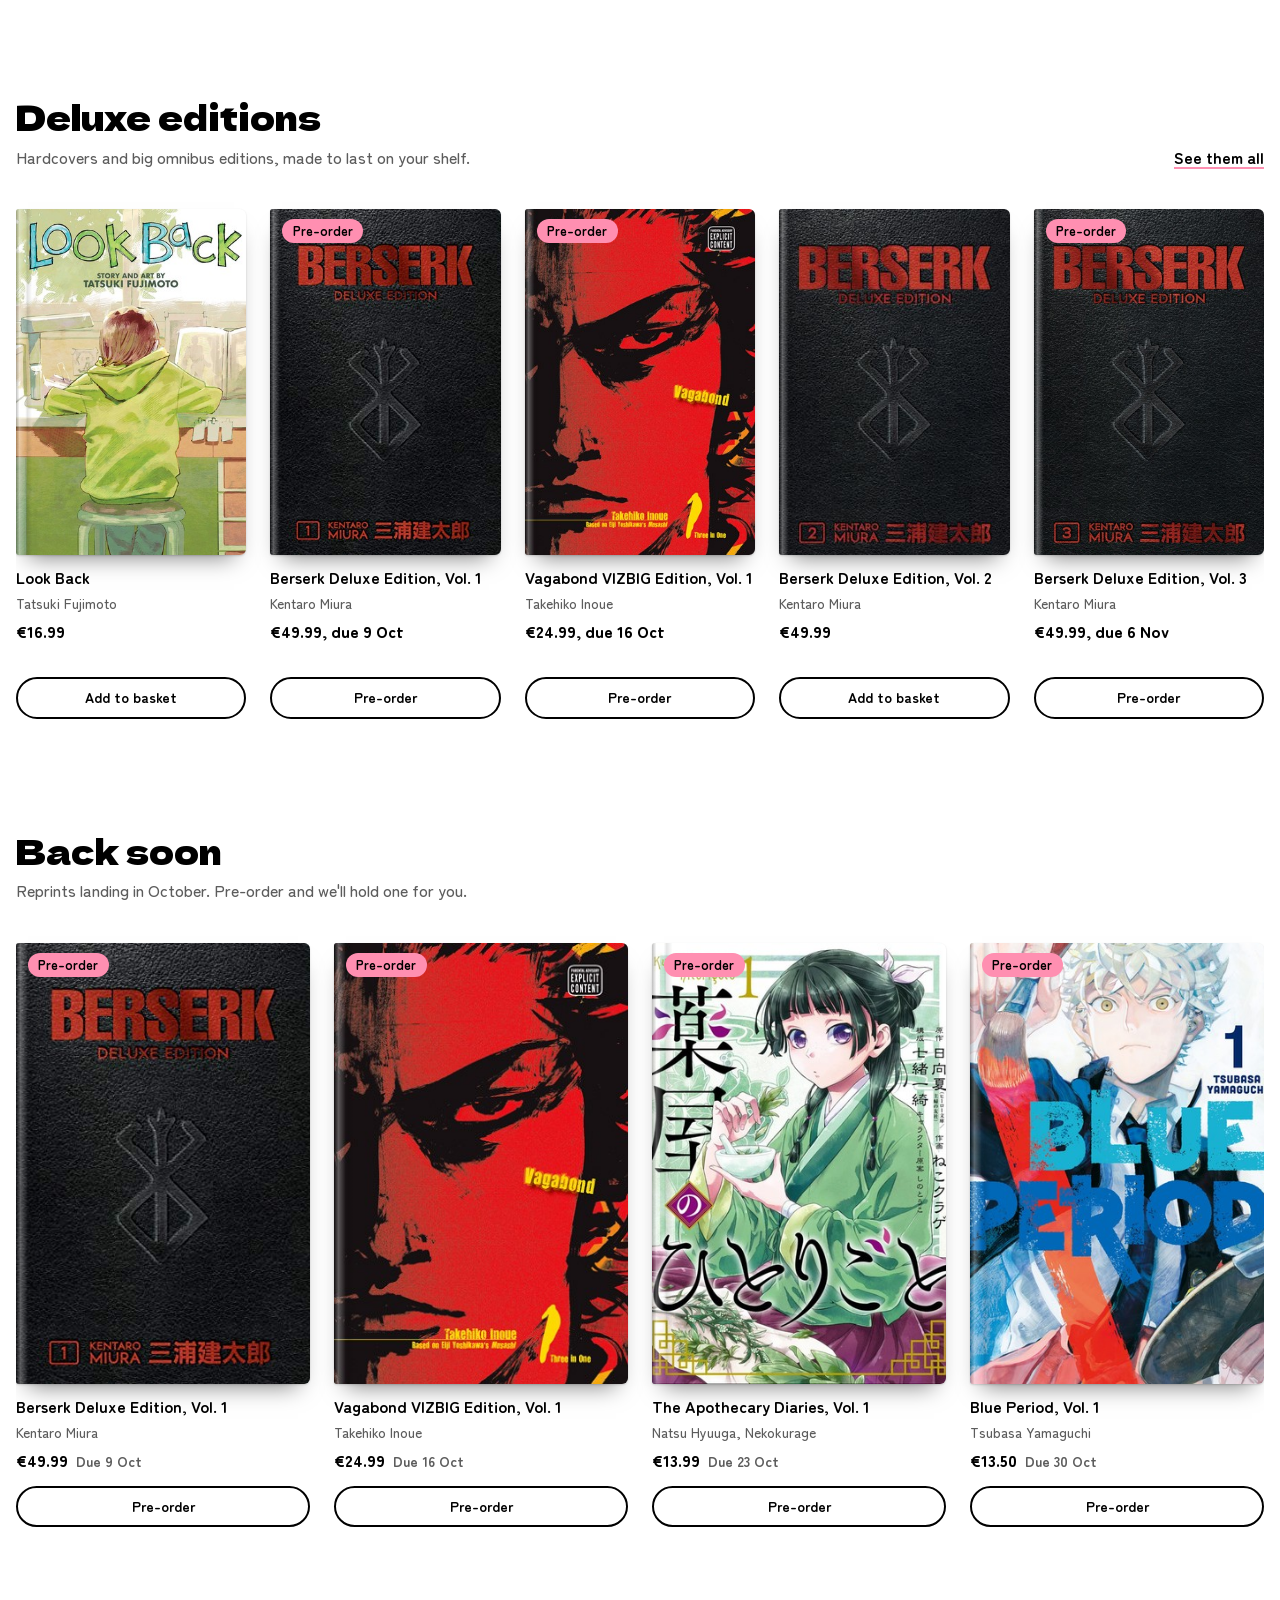
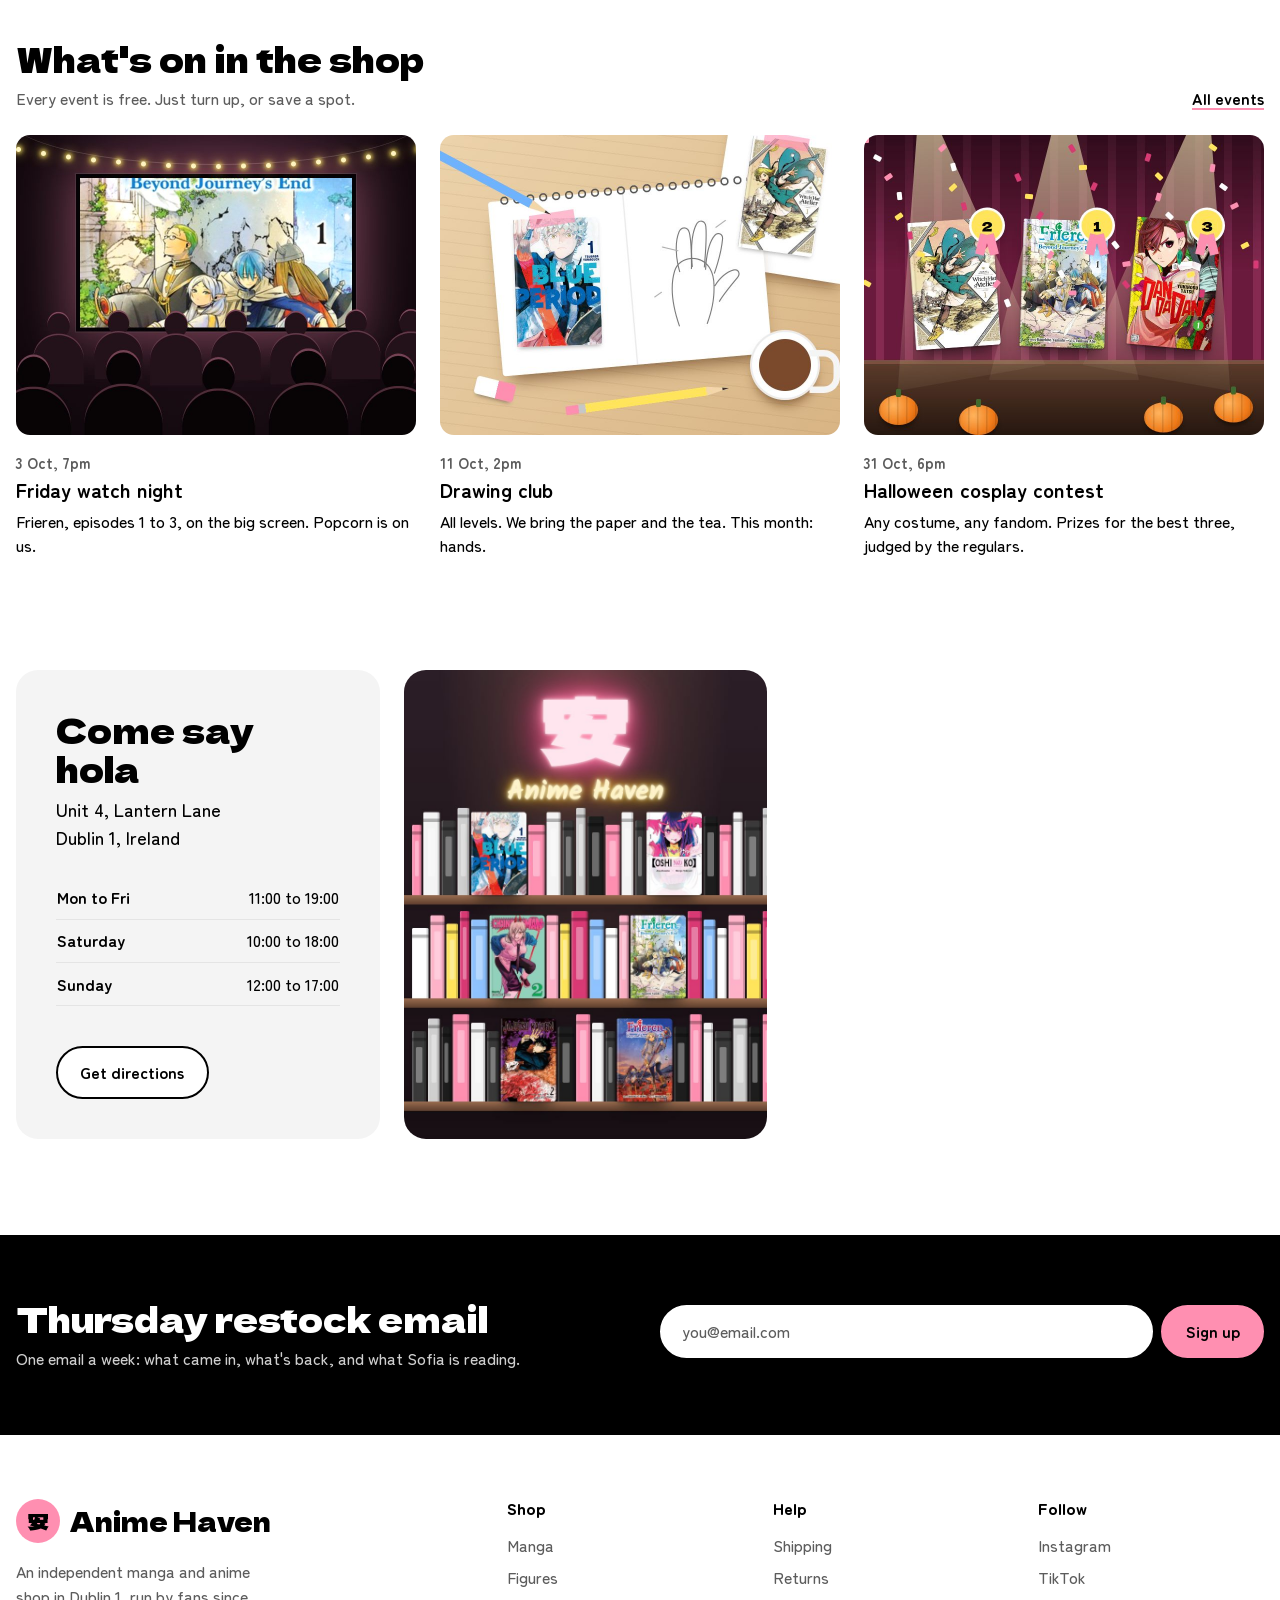
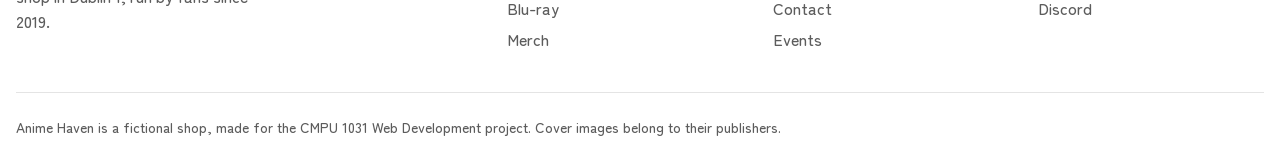
<file: anime-haven/index.html>
<!DOCTYPE html>
<html lang="en">
<head>
  <meta charset="utf-8">
  <meta name="viewport" content="width=device-width, initial-scale=1">
  <title>Anime Haven | Manga, figures and events in Dublin</title>
  <meta name="description" content="Anime Haven is an independent manga and anime shop in Dublin 1. New volumes every Thursday, free click and collect, and free events in the shop.">

  <!-- Google Fonts: Dela Gothic One (big headings), Zen Maru Gothic (everything else), Kalam (Sofia's handwriting) -->
  <link rel="preconnect" href="https://fonts.googleapis.com">
  <link rel="preconnect" href="https://fonts.gstatic.com" crossorigin>
  <link rel="stylesheet" href="https://fonts.googleapis.com/css2?family=Dela+Gothic+One&amp;family=Kalam:wght@400;700&amp;family=Zen+Maru+Gothic:wght@500;700;900&amp;display=swap">

  <link rel="stylesheet" href="css/style.css">
  <!-- Runs before the page is drawn: dark mode and the closed promo bar -->
  <script src="js/settings.js"></script>
  <script src="js/books.js" defer></script>
  <script src="js/main.js" defer></script>
</head>
<body>
  <a class="skip-link" href="#main">Skip to main content</a>

  <!-- ===================== HEADER (same on every page) ===================== -->
  <header class="site-header">
    <!-- Promo bar -->
    <div class="promo-bar">
      <div class="wrap promo-inner">
        <p>Free click and collect from our Dublin 1 shop. New volumes every Thursday.</p>
        <p class="promo-hours">Open today 11:00 to 19:00</p>
        <button class="promo-close" type="button">
          <svg class="icon" viewBox="0 0 24 24" aria-hidden="true"><path d="M6 6l12 12M18 6 6 18"/></svg>
          <span class="visually-hidden">Close this message</span>
        </button>
      </div>
    </div>

    <div class="wrap header-main">
      <!-- Logo: 安 (an) means "peaceful, safe" in Japanese, a little haven -->
      <a class="logo" href="index.html">
        <span class="logo-mark" aria-hidden="true">安</span>
        Anime Haven
      </a>

      <form class="search" action="manga.html" role="search">
        <label class="visually-hidden" for="search">Search manga, figures and authors</label>
        <input type="search" id="search" name="q" placeholder="Search manga, figures, authors">
        <button class="search-btn" type="submit">
          <svg class="icon" viewBox="0 0 24 24" aria-hidden="true"><circle cx="11" cy="11" r="7"/><path d="m20 20-4-4"/></svg>
          <span class="visually-hidden">Search</span>
        </button>
      </form>

      <a class="header-link" href="index.html#visit">
        <svg class="icon" viewBox="0 0 24 24" aria-hidden="true"><path d="M12 21s-7-6.2-7-11.5a7 7 0 0 1 14 0C19 14.8 12 21 12 21z"/><circle cx="12" cy="9.5" r="2.5"/></svg>
        Find us
      </a>

      <!-- Dark mode switch: settings.js flips it and remembers the choice -->
      <button class="theme-toggle" type="button" aria-pressed="false">
        <svg class="icon icon-moon" viewBox="0 0 24 24" aria-hidden="true"><path d="M21 12.8A9 9 0 1 1 11.2 3a7 7 0 0 0 9.8 9.8z"/></svg>
        <svg class="icon icon-sun" viewBox="0 0 24 24" aria-hidden="true"><circle cx="12" cy="12" r="4"/><path d="M12 2v2M12 20v2M4.9 4.9l1.4 1.4M17.7 17.7l1.4 1.4M2 12h2M20 12h2M4.9 19.1l1.4-1.4M17.7 6.3l1.4-1.4"/></svg>
        <span class="visually-hidden">Dark mode</span>
      </button>

      <!-- Basket: the number is filled in by main.js from the saved basket -->
      <a class="header-link basket-link" href="basket.html">
        <svg class="icon" viewBox="0 0 24 24" aria-hidden="true"><path d="M5 8h14l-1.2 12H6.2z"/><path d="M9 8a3 3 0 0 1 6 0"/></svg>
        Basket
        <span class="basket-count">0</span><span class="visually-hidden"> items</span>
      </a>

      <!-- Menu button: only visible on small screens -->
      <button class="menu-toggle" type="button" aria-expanded="false" aria-controls="site-nav">
        <svg class="icon" viewBox="0 0 24 24" aria-hidden="true"><path d="M4 7h16M4 12h16M4 17h16"/></svg>
        Menu
      </button>
    </div>

    <nav class="site-nav" id="site-nav" aria-label="Main">
      <ul class="wrap nav-list">
        <li><a href="manga.html">Manga</a></li>
        <li><a href="manga.html?cat=figures">Figures</a></li>
        <li><a href="manga.html?cat=blu-ray">Blu-ray</a></li>
        <li><a href="manga.html?cat=merch">Merch</a></li>
        <li><a href="events.html">Events</a></li>
      </ul>
    </nav>
  </header>

  <main id="main">
    <h1 class="visually-hidden">Anime Haven: manga, figures and events in Dublin</h1>

    <!-- ===================== 1. HERO: carousel + two tiles ===================== -->
    <section class="wrap hero" aria-label="Featured this week">

      <div class="carousel">
        <!-- The slides sit side by side and scroll sideways. CSS scroll-snap makes each one stop in place. -->
        <div class="slides" id="slides">

          <!-- Slide 1 -->
          <article class="slide slide-blush">
            <div class="slide-text">
              <p class="badge badge-sun">Back in stock</p>
              <h2 class="slide-title">Frieren: Beyond Journey's End</h2>
              <p>An elf mage outlives her hero party, then sets off to understand the people she lost. Volumes 1 to 4 are back on the shelf.</p>
              <p class="slide-price">From €11.99</p>
              <div class="actions">
                <a class="btn" href="product.html?id=frieren-01">Shop the series</a>
                <button class="btn btn-light js-add" type="button" data-id="frieren-01" data-title="Frieren: Beyond Journey's End, Vol. 1" data-price="11.99" data-cover="images/covers/frieren-01.jpg">Add Vol. 1 to basket</button>
              </div>
            </div>
            <div class="fan" aria-hidden="true">
              <span class="book"><img src="images/covers/frieren-03.jpg" alt="" width="400" height="600"></span>
              <span class="book"><img src="images/covers/frieren-02.jpg" alt="" width="400" height="600"></span>
              <span class="book"><img src="images/covers/frieren-01.jpg" alt="" width="400" height="600"></span>
            </div>
          </article>

          <!-- Slide 2 -->
          <article class="slide slide-sun">
            <div class="slide-text">
              <p class="badge badge-ink">This month</p>
              <h2 class="slide-title">Any three volume 1s for €30</h2>
              <p>Always meant to start Dandadan? Or Haikyu!!, or Sakamoto Days? Pick three first volumes and try them all.</p>
              <div class="actions">
                <a class="btn" href="manga.html">Pick your three</a>
              </div>
            </div>
            <div class="fan" aria-hidden="true">
              <span class="book"><img src="images/covers/sakamoto-days-01.jpg" alt="" width="400" height="600" loading="lazy"></span>
              <span class="book"><img src="images/covers/haikyuu-01.jpg" alt="" width="400" height="600" loading="lazy"></span>
              <span class="book"><img src="images/covers/dandadan-01.jpg" alt="" width="400" height="600" loading="lazy"></span>
            </div>
          </article>

          <!-- Slide 3 -->
          <article class="slide slide-ink">
            <div class="slide-text">
              <p class="badge badge-sakura">Sofia's pick</p>
              <h2 class="slide-title">Witch Hat Atelier</h2>
              <p class="slide-quote">"The prettiest art on our shelves. I've sold forty copies just by opening it at the till."</p>
              <div class="actions">
                <a class="btn btn-sakura" href="product.html?id=witch-hat-atelier-01">See the book</a>
              </div>
            </div>
            <div class="fan fan-single" aria-hidden="true">
              <span class="book"><img src="images/covers/witch-hat-atelier-01.jpg" alt="" width="400" height="600" loading="lazy"></span>
            </div>
          </article>
        </div>

        <!-- Previous / next buttons, main.js scrolls the slides by one slide width -->
        <div class="carousel-controls">
          <button class="carousel-btn" type="button" data-dir="-1" aria-controls="slides">
            <svg class="icon" viewBox="0 0 24 24" aria-hidden="true"><path d="m15 5-7 7 7 7"/></svg>
            <span class="visually-hidden">Previous slide</span>
          </button>
          <button class="carousel-btn" type="button" data-dir="1" aria-controls="slides">
            <svg class="icon" viewBox="0 0 24 24" aria-hidden="true"><path d="m9 5 7 7-7 7"/></svg>
            <span class="visually-hidden">Next slide</span>
          </button>
        </div>
      </div>

      <!-- Two photo tiles beside the carousel -->
      <div class="hero-tiles">
        <a class="tile" href="events.html">
          <img src="images/photos/watch-night.jpg" alt="" width="800" height="600">
          <span class="tile-text">
            <span class="tile-kicker">Friday, 7pm, free</span>
            <span class="tile-title">Watch night</span>
          </span>
        </a>
        <a class="tile" href="manga.html?cat=figures">
          <img src="images/photos/figures.jpg" alt="" width="800" height="600">
          <span class="tile-text">
            <span class="tile-kicker">Unboxed this week</span>
            <span class="tile-title">12 new figures</span>
          </span>
        </a>
      </div>
    </section>

    <!-- ===================== 2. NEW ON THE SHELF: an interactive bookshelf ===================== -->
    <section class="wrap section" aria-labelledby="shelf-heading">
      <div class="section-head">
        <div>
          <h2 id="shelf-heading">New on the shelf</h2>
          <p>Restocked every Thursday. Point at a book to take a closer look.</p>
        </div>
        <a class="link-more" href="manga.html">Browse all manga</a>
      </div>

      <div class="shelf-layout">
        <!-- Each book is a link. Its colour and size come from CSS variables in the style attribute. -->
        <div class="shelf-scroll">
          <ul class="shelf">
            <li><a class="spine" href="product.html?id=frieren-01" data-id="frieren-01" style="--spine: #2f6fb3; --spine-text: #fff; --h: 16rem"><img src="images/covers/frieren-01.jpg" alt="" width="400" height="600">Frieren <span>1</span><small aria-hidden="true">VIZ</small></a></li>
            <li><a class="spine" href="product.html?id=frieren-02" data-id="frieren-02" style="--spine: #2f6fb3; --spine-text: #fff; --h: 16rem"><img src="images/covers/frieren-02.jpg" alt="" width="400" height="600">Frieren <span>2</span><small aria-hidden="true">VIZ</small></a></li>
            <li><a class="spine" href="product.html?id=frieren-03" data-id="frieren-03" style="--spine: #2f6fb3; --spine-text: #fff; --h: 16rem"><img src="images/covers/frieren-03.jpg" alt="" width="400" height="600">Frieren <span>3</span><small aria-hidden="true">VIZ</small></a></li>
            <li>
              <a class="shelf-cover" href="product.html?id=frieren-04" data-id="frieren-04">
                <img src="images/covers/frieren-04.jpg" alt="" width="400" height="600">
                <span class="price-sticker">€11.99</span>
                <span class="visually-hidden">Frieren: Beyond Journey's End, Vol. 4</span>
              </a>
            </li>
            <li><a class="spine" href="product.html?id=chainsaw-man-01" data-id="chainsaw-man-01" style="--spine: #f05a28; --spine-text: #000; --h: 15.5rem"><img src="images/covers/chainsaw-man-01.jpg" alt="" width="400" height="600">Chainsaw Man <span>1</span><small aria-hidden="true">VIZ</small></a></li>
            <li><a class="spine" href="product.html?id=chainsaw-man-02" data-id="chainsaw-man-02" style="--spine: #7cc6a8; --spine-text: #000; --h: 15.5rem"><img src="images/covers/chainsaw-man-02.jpg" alt="" width="400" height="600">Chainsaw Man <span>2</span><small aria-hidden="true">VIZ</small></a></li>
            <li><a class="spine" href="product.html?id=jujutsu-kaisen-01" data-id="jujutsu-kaisen-01" style="--spine: #1f5e63; --spine-text: #fff; --h: 17rem; --w: 2.9rem"><img src="images/covers/jujutsu-kaisen-01.jpg" alt="" width="400" height="600">Jujutsu Kaisen <span>1</span><small aria-hidden="true">VIZ</small></a></li>
            <li><a class="spine" href="product.html?id=jujutsu-kaisen-02" data-id="jujutsu-kaisen-02" style="--spine: #3b1f4a; --spine-text: #fff; --h: 17rem; --w: 2.9rem"><img src="images/covers/jujutsu-kaisen-02.jpg" alt="" width="400" height="600">Jujutsu Kaisen <span>2</span><small aria-hidden="true">VIZ</small></a></li>
            <li><a class="spine" href="product.html?id=spy-x-family-01" data-id="spy-x-family-01" style="--spine: #7aa39c; --spine-text: #000; --h: 15rem"><img src="images/covers/spy-x-family-01.jpg" alt="" width="400" height="600">Spy x Family <span>1</span><small aria-hidden="true">VIZ</small></a></li>
            <li><a class="spine" href="product.html?id=spy-x-family-02" data-id="spy-x-family-02" style="--spine: #e9e4d4; --spine-text: #000; --h: 15rem"><img src="images/covers/spy-x-family-02.jpg" alt="" width="400" height="600">Spy x Family <span>2</span><small aria-hidden="true">VIZ</small></a></li>
            <li>
              <a class="shelf-cover" href="product.html?id=oshi-no-ko-01" data-id="oshi-no-ko-01">
                <img src="images/covers/oshi-no-ko-01.jpg" alt="" width="400" height="600">
                <span class="price-sticker">€13.50</span>
                <span class="visually-hidden">[Oshi no Ko], Vol. 1</span>
              </a>
            </li>
            <li><a class="spine" href="product.html?id=summer-hikaru-died-01" data-id="summer-hikaru-died-01" style="--spine: #2fb7e8; --spine-text: #000; --h: 16.5rem; --w: 3rem"><img src="images/covers/summer-hikaru-died-01.jpg" alt="" width="400" height="600">The Summer Hikaru Died <span>1</span><small aria-hidden="true">YEN</small></a></li>
            <li><a class="spine" href="product.html?id=dandadan-01" data-id="dandadan-01" style="--spine: #ffe45c; --spine-text: #000; --h: 15.5rem"><img src="images/covers/dandadan-01.jpg" alt="" width="400" height="600">Dandadan <span>1</span><small aria-hidden="true">VIZ</small></a></li>
          </ul>
        </div>

        <!-- Preview card: main.js swaps in whichever book is highlighted on the shelf -->
        <div class="shelf-preview">
          <span class="book"><img id="preview-cover" src="images/covers/frieren-04.jpg" alt="" width="400" height="600"></span>
          <div>
            <p class="badge badge-sun" id="preview-badge">New this week</p>
            <h3 id="preview-title">Frieren: Beyond Journey's End, Vol. 4</h3>
            <p class="product-author" id="preview-author">Kanehito Yamada, Tsukasa Abe</p>
            <p class="product-price" id="preview-price">€11.99</p>
            <a class="btn" id="preview-link" href="product.html?id=frieren-04">View book</a>
            <button class="btn btn-light js-add" id="preview-add" type="button" data-id="frieren-04" data-title="Frieren: Beyond Journey's End, Vol. 4" data-price="11.99" data-cover="images/covers/frieren-04.jpg">Add to basket</button>
          </div>
        </div>
      </div>
    </section>

    <!-- ===================== 3. SHOP BY CATEGORY: four photo tiles ===================== -->
    <section class="wrap section" aria-labelledby="category-heading">
      <div class="section-head">
        <h2 id="category-heading">Shop by category</h2>
      </div>
      <ul class="category-grid">
        <li><a class="tile" href="manga.html"><img src="images/photos/cat-manga.jpg" alt="" width="800" height="1000" loading="lazy"><span class="tile-text"><span class="tile-title">Manga</span><span class="tile-kicker">1,200 titles in the shop</span></span></a></li>
        <li><a class="tile" href="manga.html?cat=figures"><img src="images/photos/figures.jpg" alt="" width="800" height="600" loading="lazy"><span class="tile-text"><span class="tile-title">Figures</span><span class="tile-kicker">Scale figures and blind boxes</span></span></a></li>
        <li><a class="tile" href="manga.html?cat=blu-ray"><img src="images/photos/cat-bluray.jpg" alt="" width="800" height="1000" loading="lazy"><span class="tile-text"><span class="tile-title">Blu-ray</span><span class="tile-kicker">Box sets and films</span></span></a></li>
        <li><a class="tile" href="manga.html?cat=merch"><img src="images/photos/cat-merch.jpg" alt="" width="800" height="1000" loading="lazy"><span class="tile-text"><span class="tile-title">Merch</span><span class="tile-kicker">Totes, pins and stationery</span></span></a></li>
      </ul>
    </section>

    <!-- ===================== 4. SOFIA'S PICKS: handwritten shelf talkers ===================== -->
    <section class="band band-blush" aria-labelledby="picks-heading">
      <div class="wrap picks">
        <div class="picks-intro">
          <img class="portrait" src="images/photos/sofia.jpg" alt="Sofia's signature" width="600" height="600" loading="lazy">
          <h2 id="picks-heading">Sofia's picks</h2>
          <p>I opened Anime Haven in 2019 so Dublin had somewhere to talk about manga for hours. These are the books I push into people's hands.</p>
        </div>

        <ul class="picks-list">
          <li class="pick">
            <a class="product-link" href="product.html?id=witch-hat-atelier-01">
              <span class="book"><img src="images/covers/witch-hat-atelier-01.jpg" alt="" width="400" height="600" loading="lazy"></span>
              <span class="product-title">Witch Hat Atelier, Vol. 1</span>
            </a>
            <p class="shelf-talker">Every page looks like a picture book. Read it slowly.</p>
          </li>
          <li class="pick">
            <a class="product-link" href="product.html?id=delicious-in-dungeon-01">
              <span class="book"><img src="images/covers/delicious-in-dungeon-01.jpg" alt="" width="400" height="600" loading="lazy"></span>
              <span class="product-title">Delicious in Dungeon, Vol. 1</span>
            </a>
            <p class="shelf-talker">A dungeon crawl that's secretly a cookbook. Don't read it hungry.</p>
          </li>
          <li class="pick">
            <a class="product-link" href="product.html?id=look-back">
              <span class="book"><img src="images/covers/look-back.jpg" alt="" width="400" height="600" loading="lazy"></span>
              <span class="product-title">Look Back</span>
            </a>
            <p class="shelf-talker">One book, one sitting. It made me cry on the 46A.</p>
          </li>
        </ul>
      </div>
    </section>

    <!-- ===================== 5. BESTSELLERS: ranked, so numbers make sense here ===================== -->
    <section class="wrap section" aria-labelledby="best-heading">
      <div class="section-head">
        <div>
          <h2 id="best-heading">Bestsellers in the shop</h2>
          <p>What Dublin bought most this month.</p>
        </div>
        <a class="link-more" href="manga.html">See the full chart</a>
      </div>

      <ol class="product-row product-row-5">
        <li class="product">
          <a class="product-link" href="product.html?id=one-piece-01">
            <span class="book"><img src="images/covers/one-piece-01.jpg" alt="" width="400" height="600" loading="lazy"><span class="rank">1</span></span>
            <span class="product-title">One Piece, Vol. 1</span>
          </a>
          <p class="product-author">Eiichiro Oda</p>
          <p class="product-price">€10.99</p>
          <button class="btn-add js-add" type="button" data-id="one-piece-01" data-title="One Piece, Vol. 1" data-price="10.99" data-cover="images/covers/one-piece-01.jpg">Add to basket<span class="visually-hidden">: One Piece, Vol. 1</span></button>
        </li>
        <li class="product">
          <a class="product-link" href="product.html?id=frieren-01">
            <span class="book"><img src="images/covers/frieren-01.jpg" alt="" width="400" height="600" loading="lazy"><span class="rank">2</span></span>
            <span class="product-title">Frieren: Beyond Journey's End, Vol. 1</span>
          </a>
          <p class="product-author">Kanehito Yamada, Tsukasa Abe</p>
          <p class="product-price">€11.99</p>
          <button class="btn-add js-add" type="button" data-id="frieren-01" data-title="Frieren: Beyond Journey's End, Vol. 1" data-price="11.99" data-cover="images/covers/frieren-01.jpg">Add to basket<span class="visually-hidden">: Frieren, Vol. 1</span></button>
        </li>
        <li class="product">
          <a class="product-link" href="product.html?id=chainsaw-man-01">
            <span class="book"><img src="images/covers/chainsaw-man-01.jpg" alt="" width="400" height="600" loading="lazy"><span class="rank">3</span></span>
            <span class="product-title">Chainsaw Man, Vol. 1</span>
          </a>
          <p class="product-author">Tatsuki Fujimoto</p>
          <p class="product-price">€10.99</p>
          <button class="btn-add js-add" type="button" data-id="chainsaw-man-01" data-title="Chainsaw Man, Vol. 1" data-price="10.99" data-cover="images/covers/chainsaw-man-01.jpg">Add to basket<span class="visually-hidden">: Chainsaw Man, Vol. 1</span></button>
        </li>
        <li class="product">
          <a class="product-link" href="product.html?id=jujutsu-kaisen-01">
            <span class="book"><img src="images/covers/jujutsu-kaisen-01.jpg" alt="" width="400" height="600" loading="lazy"><span class="rank">4</span></span>
            <span class="product-title">Jujutsu Kaisen, Vol. 1</span>
          </a>
          <p class="product-author">Gege Akutami</p>
          <p class="product-price">€10.99</p>
          <button class="btn-add js-add" type="button" data-id="jujutsu-kaisen-01" data-title="Jujutsu Kaisen, Vol. 1" data-price="10.99" data-cover="images/covers/jujutsu-kaisen-01.jpg">Add to basket<span class="visually-hidden">: Jujutsu Kaisen, Vol. 1</span></button>
        </li>
        <li class="product">
          <a class="product-link" href="product.html?id=spy-x-family-01">
            <span class="book"><img src="images/covers/spy-x-family-01.jpg" alt="" width="400" height="600" loading="lazy"><span class="rank">5</span></span>
            <span class="product-title">Spy x Family, Vol. 1</span>
          </a>
          <p class="product-author">Tatsuya Endo</p>
          <p class="product-price">€10.99</p>
          <button class="btn-add js-add" type="button" data-id="spy-x-family-01" data-title="Spy x Family, Vol. 1" data-price="10.99" data-cover="images/covers/spy-x-family-01.jpg">Add to basket<span class="visually-hidden">: Spy x Family, Vol. 1</span></button>
        </li>
      </ol>
    </section>

    <!-- ===================== 6. DELUXE EDITIONS: filled in by main.js (block 10) from books.js ===================== -->
    <!-- Starts hidden, so it never shows up empty if JavaScript is off -->
    <section class="wrap section" aria-labelledby="deluxe-heading" hidden>
      <div class="section-head">
        <div>
          <h2 id="deluxe-heading">Deluxe editions</h2>
          <p>Hardcovers and big omnibus editions, made to last on your shelf.</p>
        </div>
        <a class="link-more" href="manga.html?format=deluxe">See them all</a>
      </div>
      <ul class="product-row product-row-5" id="deluxe-list"></ul>
    </section>

    <!-- ===================== 7. BACK SOON: pre-order reprints ===================== -->
    <section class="wrap section" aria-labelledby="preorder-heading">
      <div class="section-head">
        <div>
          <h2 id="preorder-heading">Back soon</h2>
          <p>Reprints landing in October. Pre-order and we'll hold one for you.</p>
        </div>
      </div>

      <ul class="product-row product-row-4">
        <li class="product">
          <a class="product-link" href="product.html?id=berserk-deluxe-01">
            <span class="book"><img src="images/covers/berserk-deluxe-01.jpg" alt="" width="400" height="600" loading="lazy"><span class="badge badge-sakura">Pre-order</span></span>
            <span class="product-title">Berserk Deluxe Edition, Vol. 1</span>
          </a>
          <p class="product-author">Kentaro Miura</p>
          <p class="product-price">€49.99 <span class="product-due">Due 9 Oct</span></p>
          <button class="btn-add js-add" type="button" data-id="berserk-deluxe-01" data-title="Berserk Deluxe Edition, Vol. 1" data-price="49.99" data-cover="images/covers/berserk-deluxe-01.jpg">Pre-order<span class="visually-hidden">: Berserk Deluxe Edition, Vol. 1</span></button>
        </li>
        <li class="product">
          <a class="product-link" href="product.html?id=vagabond-01">
            <span class="book"><img src="images/covers/vagabond-01.jpg" alt="" width="400" height="600" loading="lazy"><span class="badge badge-sakura">Pre-order</span></span>
            <span class="product-title">Vagabond VIZBIG Edition, Vol. 1</span>
          </a>
          <p class="product-author">Takehiko Inoue</p>
          <p class="product-price">€24.99 <span class="product-due">Due 16 Oct</span></p>
          <button class="btn-add js-add" type="button" data-id="vagabond-01" data-title="Vagabond VIZBIG Edition, Vol. 1" data-price="24.99" data-cover="images/covers/vagabond-01.jpg">Pre-order<span class="visually-hidden">: Vagabond VIZBIG Edition, Vol. 1</span></button>
        </li>
        <li class="product">
          <a class="product-link" href="product.html?id=apothecary-diaries-01">
            <span class="book"><img src="images/covers/apothecary-diaries-01.jpg" alt="" width="400" height="600" loading="lazy"><span class="badge badge-sakura">Pre-order</span></span>
            <span class="product-title">The Apothecary Diaries, Vol. 1</span>
          </a>
          <p class="product-author">Natsu Hyuuga, Nekokurage</p>
          <p class="product-price">€13.99 <span class="product-due">Due 23 Oct</span></p>
          <button class="btn-add js-add" type="button" data-id="apothecary-diaries-01" data-title="The Apothecary Diaries, Vol. 1" data-price="13.99" data-cover="images/covers/apothecary-diaries-01.jpg">Pre-order<span class="visually-hidden">: The Apothecary Diaries, Vol. 1</span></button>
        </li>
        <li class="product">
          <a class="product-link" href="product.html?id=blue-period-01">
            <span class="book"><img src="images/covers/blue-period-01.jpg" alt="" width="400" height="600" loading="lazy"><span class="badge badge-sakura">Pre-order</span></span>
            <span class="product-title">Blue Period, Vol. 1</span>
          </a>
          <p class="product-author">Tsubasa Yamaguchi</p>
          <p class="product-price">€13.50 <span class="product-due">Due 30 Oct</span></p>
          <button class="btn-add js-add" type="button" data-id="blue-period-01" data-title="Blue Period, Vol. 1" data-price="13.50" data-cover="images/covers/blue-period-01.jpg">Pre-order<span class="visually-hidden">: Blue Period, Vol. 1</span></button>
        </li>
      </ul>
    </section>

    <!-- ===================== 8. WHAT'S ON: event cards ===================== -->
    <section class="wrap section" aria-labelledby="events-heading">
      <div class="section-head">
        <div>
          <h2 id="events-heading">What's on in the shop</h2>
          <p>Every event is free. Just turn up, or save a spot.</p>
        </div>
        <a class="link-more" href="events.html">All events</a>
      </div>

      <ul class="event-grid">
        <li class="event-card">
          <img src="images/photos/watch-night.jpg" alt="Frieren playing on the shop's big screen, with rows of fans watching" width="800" height="600" loading="lazy">
          <p class="event-date"><time datetime="10-03">3 Oct</time>, 7pm</p>
          <h3><a href="events.html">Friday watch night</a></h3>
          <p>Frieren, episodes 1 to 3, on the big screen. Popcorn is on us.</p>
        </li>
        <li class="event-card">
          <img src="images/photos/drawing-club.jpg" alt="A sketchbook with a pencil study of a hand, Blue Period taped in as reference, pencils and a mug of tea" width="800" height="600" loading="lazy">
          <p class="event-date"><time datetime="10-11">11 Oct</time>, 2pm</p>
          <h3><a href="events.html">Drawing club</a></h3>
          <p>All levels. We bring the paper and the tea. This month: hands.</p>
        </li>
        <li class="event-card">
          <img src="images/photos/cosplay.jpg" alt="The shop stage under spotlights, with pumpkins, confetti and last year's top three entries wearing rosettes" width="800" height="600" loading="lazy">
          <p class="event-date"><time datetime="10-31">31 Oct</time>, 6pm</p>
          <h3><a href="events.html">Halloween cosplay contest</a></h3>
          <p>Any costume, any fandom. Prizes for the best three, judged by the regulars.</p>
        </li>
      </ul>
    </section>

    <!-- ===================== 9. COME SAY HOLA: address, hours, photo, map ===================== -->
    <section class="wrap section visit" id="visit" aria-labelledby="visit-heading">
      <div class="visit-info">
        <h2 id="visit-heading">Come say hola</h2>
        <address>Unit 4, Lantern Lane<br>Dublin 1, Ireland</address>

        <table class="hours">
          <caption class="visually-hidden">Opening hours</caption>
          <tbody>
            <tr><th scope="row">Mon to Fri</th><td>11:00 to 19:00</td></tr>
            <tr><th scope="row">Saturday</th><td>10:00 to 18:00</td></tr>
            <tr><th scope="row">Sunday</th><td>12:00 to 17:00</td></tr>
          </tbody>
        </table>

        <a class="btn btn-light" href="https://www.openstreetmap.org/?mlat=53.3490&amp;mlon=-6.2640#map=17/53.3490/-6.2640">Get directions</a>
      </div>

      <img class="visit-photo" src="images/photos/shop.jpg" alt="Inside Anime Haven: tall shelves of manga and a pink neon sign" width="800" height="1000" loading="lazy">

      <!-- Live map from OpenStreetMap (needs an internet connection) -->
      <iframe class="visit-map" title="Map of Anime Haven in Dublin 1" src="https://www.openstreetmap.org/export/embed.html?bbox=-6.2700%2C53.3465%2C-6.2580%2C53.3515&amp;layer=mapnik&amp;marker=53.3490%2C-6.2640" loading="lazy"></iframe>
    </section>

    <!-- Blank product card that main.js copies for the Deluxe editions row -->
    <template id="product-card">
      <li class="product">
        <a class="product-link" href="product.html">
          <span class="book"><img src="images/covers/frieren-01.jpg" alt="" width="400" height="600" loading="lazy"><span class="badge"></span></span>
          <span class="product-title"></span>
        </a>
        <p class="product-author"></p>
        <p class="product-price"></p>
        <button class="btn-add js-add" type="button"><span class="add-label">Add to basket</span><span class="visually-hidden"></span></button>
      </li>
    </template>
  </main>

  <!-- ===================== NEWSLETTER + FOOTER (same on every page) ===================== -->
  <footer class="site-footer">
    <div class="band band-ink">
      <div class="wrap newsletter">
        <div>
          <h2>Thursday restock email</h2>
          <p>One email a week: what came in, what's back, and what Sofia is reading.</p>
        </div>
        <!-- No backend: main.js shows a thank-you message instead of sending -->
        <form class="signup" method="post">
          <label class="visually-hidden" for="signup-email">Email address</label>
          <input type="email" id="signup-email" name="email" placeholder="you@email.com" autocomplete="email" required>
          <button class="btn btn-sakura" type="submit">Sign up</button>
          <p class="signup-thanks" role="status"></p>
        </form>
      </div>
    </div>

    <div class="wrap footer-main">
      <div class="footer-brand">
        <p class="logo"><span class="logo-mark" aria-hidden="true">安</span>Anime Haven</p>
        <p>An independent manga and anime shop in Dublin 1, run by fans since 2019.</p>
      </div>

      <nav class="footer-col" aria-labelledby="footer-shop">
        <h2 id="footer-shop">Shop</h2>
        <ul>
          <li><a href="manga.html">Manga</a></li>
          <li><a href="manga.html?cat=figures">Figures</a></li>
          <li><a href="manga.html?cat=blu-ray">Blu-ray</a></li>
          <li><a href="manga.html?cat=merch">Merch</a></li>
        </ul>
      </nav>

      <nav class="footer-col" aria-labelledby="footer-help">
        <h2 id="footer-help">Help</h2>
        <ul>
          <li><a href="product.html#shipping">Shipping</a></li>
          <li><a href="product.html#returns">Returns</a></li>
          <li><a href="index.html#visit">Contact</a></li>
          <li><a href="events.html">Events</a></li>
        </ul>
      </nav>

      <nav class="footer-col" aria-labelledby="footer-follow">
        <h2 id="footer-follow">Follow</h2>
        <ul>
          <li><a href="https://www.instagram.com/">Instagram</a></li>
          <li><a href="https://www.tiktok.com/">TikTok</a></li>
          <li><a href="https://discord.com/">Discord</a></li>
        </ul>
      </nav>
    </div>

    <div class="wrap footer-bottom">
      <p>Anime Haven is a fictional shop, made for the CMPU 1031 Web Development project. Cover images belong to their publishers.</p>
    </div>
  </footer>
</body>
</html>
</file>
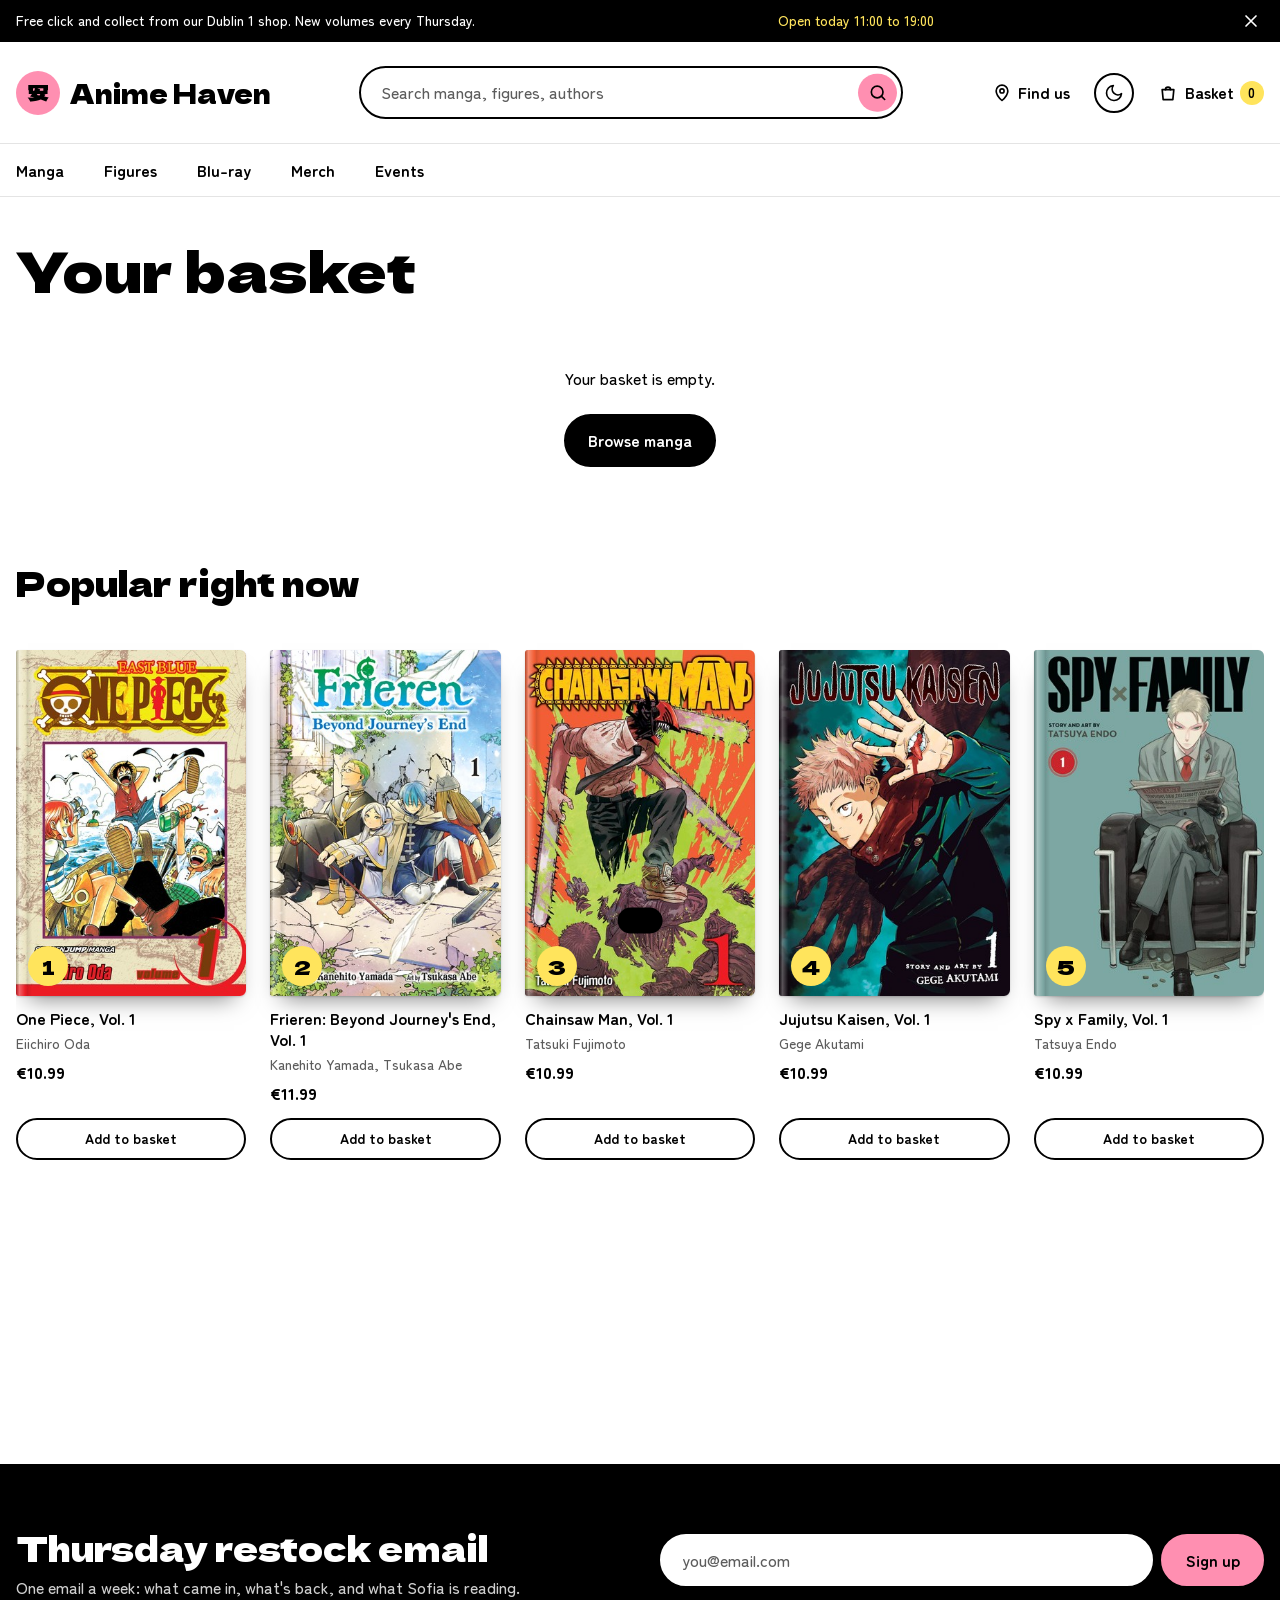
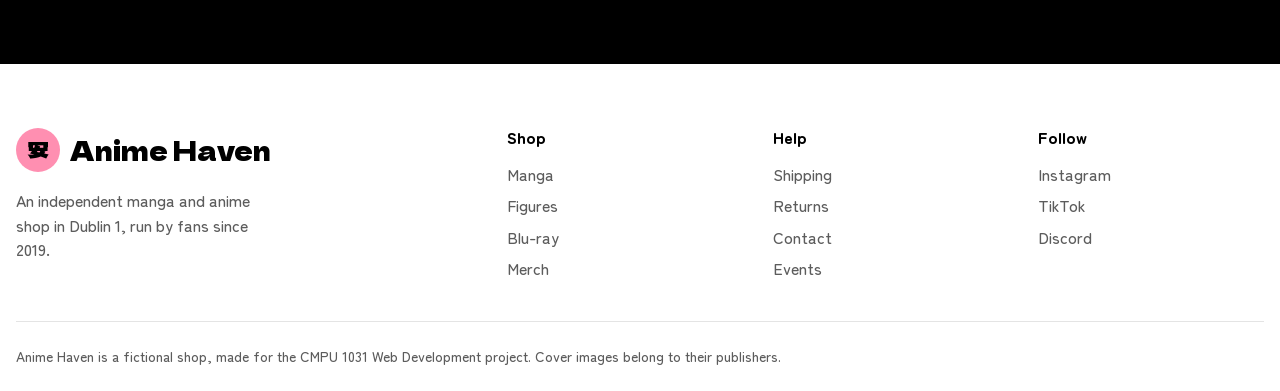
<file: basket.html>
<!DOCTYPE html>
<html lang="en">
<head>
  <meta charset="utf-8">
  <meta name="viewport" content="width=device-width, initial-scale=1">
  <title>Your basket | Anime Haven</title>
  <!-- Site icon: the pink 安 logo mark (SVG for sharp tabs, .ico for older browsers, PNG for phone home screens) -->
  <link rel="icon" href="favicon.ico" sizes="32x32">
  <link rel="icon" href="favicon.svg" type="image/svg+xml">
  <link rel="apple-touch-icon" href="apple-touch-icon.png">
  <meta name="description" content="Review your basket at Anime Haven and reserve your order for free click and collect in Dublin 1.">

  <!-- Google Fonts: Dela Gothic One (big headings), Zen Maru Gothic (everything else), Kalam (Sofia's handwriting) -->
  <link rel="preconnect" href="https://fonts.googleapis.com">
  <link rel="preconnect" href="https://fonts.gstatic.com" crossorigin>
  <link rel="stylesheet" href="https://fonts.googleapis.com/css2?family=Dela+Gothic+One&amp;family=Kalam:wght@400;700&amp;family=Zen+Maru+Gothic:wght@500;700;900&amp;display=swap">

  <link rel="stylesheet" href="css/style.css">
  <!-- Runs before the page is drawn: dark mode and the closed promo bar -->
  <script src="js/settings.js"></script>
  <script src="js/main.js" defer></script>
</head>
<body>
  <a class="skip-link" href="#main">Skip to main content</a>

  <!-- ===================== HEADER (same on every page) ===================== -->
  <header class="site-header">
    <!-- Promo bar -->
    <div class="promo-bar">
      <div class="wrap promo-inner">
        <p>Free click and collect from our Dublin 1 shop. New volumes every Thursday.</p>
        <p class="promo-hours">Open today 11:00 to 19:00</p>
        <button class="promo-close" type="button">
          <svg class="icon" viewBox="0 0 24 24" aria-hidden="true"><path d="M6 6l12 12M18 6 6 18"/></svg>
          <span class="visually-hidden">Close this message</span>
        </button>
      </div>
    </div>

    <div class="wrap header-main">
      <!-- Logo: 安 (an) means "peaceful, safe" in Japanese, a little haven -->
      <a class="logo" href="index.html">
        <span class="logo-mark" aria-hidden="true">安</span>
        Anime Haven
      </a>

      <form class="search" action="manga.html" role="search">
        <label class="visually-hidden" for="search">Search manga, figures and authors</label>
        <input type="search" id="search" name="q" placeholder="Search manga, figures, authors">
        <button class="search-btn" type="submit">
          <svg class="icon" viewBox="0 0 24 24" aria-hidden="true"><circle cx="11" cy="11" r="7"/><path d="m20 20-4-4"/></svg>
          <span class="visually-hidden">Search</span>
        </button>
      </form>

      <a class="header-link" href="index.html#visit">
        <svg class="icon" viewBox="0 0 24 24" aria-hidden="true"><path d="M12 21s-7-6.2-7-11.5a7 7 0 0 1 14 0C19 14.8 12 21 12 21z"/><circle cx="12" cy="9.5" r="2.5"/></svg>
        Find us
      </a>

      <!-- Dark mode switch: settings.js flips it and remembers the choice -->
      <button class="theme-toggle" type="button" aria-pressed="false">
        <svg class="icon icon-moon" viewBox="0 0 24 24" aria-hidden="true"><path d="M21 12.8A9 9 0 1 1 11.2 3a7 7 0 0 0 9.8 9.8z"/></svg>
        <svg class="icon icon-sun" viewBox="0 0 24 24" aria-hidden="true"><circle cx="12" cy="12" r="4"/><path d="M12 2v2M12 20v2M4.9 4.9l1.4 1.4M17.7 17.7l1.4 1.4M2 12h2M20 12h2M4.9 19.1l1.4-1.4M17.7 6.3l1.4-1.4"/></svg>
        <span class="visually-hidden">Dark mode</span>
      </button>

      <!-- Menu button: only visible on small screens -->
      <button class="menu-toggle" type="button" aria-expanded="false" aria-controls="site-nav">
        <svg class="icon" viewBox="0 0 24 24" aria-hidden="true"><path d="M4 7h16M4 12h16M4 17h16"/></svg>
        Menu
      </button>

      <!-- Basket: the number is filled in by main.js from the saved basket -->
      <a class="header-link basket-link" href="basket.html">
        <svg class="icon" viewBox="0 0 24 24" aria-hidden="true"><path d="M5 8h14l-1.2 12H6.2z"/><path d="M9 8a3 3 0 0 1 6 0"/></svg>
        Basket
        <span class="basket-count">0</span><span class="visually-hidden"> items</span>
      </a>
    </div>

    <nav class="site-nav" id="site-nav" aria-label="Main">
      <!-- Top of the slide-in menu on phones (hidden on bigger screens) -->
      <div class="nav-head">
        <span class="nav-title">Menu</span>
        <button class="nav-close" type="button">
          <svg class="icon" viewBox="0 0 24 24" aria-hidden="true"><path d="M6 6l12 12M18 6 6 18"/></svg>
          <span class="visually-hidden">Close menu</span>
        </button>
      </div>
      <ul class="wrap nav-list">
        <li><a href="manga.html">Manga</a></li>
        <li><a href="manga.html?cat=figures">Figures</a></li>
        <li><a href="manga.html?cat=blu-ray">Blu-ray</a></li>
        <li><a href="manga.html?cat=merch">Merch</a></li>
        <li><a href="events.html">Events</a></li>
      </ul>
    </nav>
    <!-- Dims the page behind the phone menu; tapping it closes the menu -->
    <div class="nav-backdrop"></div>
  </header>

  <main id="main">
    <!-- ===================== 1. HEADING ===================== -->
    <div class="wrap page-head">
      <h1>Your basket</h1>
    </div>

    <!-- ===================== 2. ITEMS + ORDER SUMMARY (filled in by main.js) ===================== -->
    <div class="wrap basket-layout" id="basket-layout" hidden>
      <ul class="basket-list" id="basket-list"></ul>

      <aside class="order-summary" id="order-summary">
        <h2>Order summary</h2>
        <p class="summary-row"><span>Items</span><span id="summary-count">0</span></p>
        <p class="summary-row"><span>Subtotal</span><span id="summary-subtotal">€0.00</span></p>
        <p class="summary-row"><span>Delivery</span><span>Free click and collect</span></p>
        <p class="summary-row summary-total"><span>Total</span><span id="summary-total">€0.00</span></p>
        <button class="btn" id="checkout-btn" type="button">Checkout</button>
        <p class="summary-note">Pay in the shop when you collect. We'll hold your order for 7 days.</p>
      </aside>
    </div>

    <!-- ===================== 3. EMPTY STATE ===================== -->
    <div class="wrap basket-empty" id="basket-empty">
      <p>Your basket is empty.</p>
      <a class="btn" href="manga.html">Browse manga</a>

      <section class="section" aria-labelledby="popular-heading">
        <div class="section-head">
          <h2 id="popular-heading">Popular right now</h2>
        </div>
        <ol class="product-row product-row-5">
          <li class="product">
            <a class="product-link" href="product.html?id=one-piece-01">
              <span class="book"><img src="images/covers/one-piece-01.jpg" alt="" width="400" height="600" loading="lazy"><span class="rank">1</span></span>
              <span class="product-title">One Piece, Vol. 1</span>
            </a>
            <p class="product-author">Eiichiro Oda</p>
            <p class="product-price">€10.99</p>
            <button class="btn-add js-add" type="button" data-id="one-piece-01" data-title="One Piece, Vol. 1" data-price="10.99" data-cover="images/covers/one-piece-01.jpg">Add to basket<span class="visually-hidden">: One Piece, Vol. 1</span></button>
          </li>
          <li class="product">
            <a class="product-link" href="product.html?id=frieren-01">
              <span class="book"><img src="images/covers/frieren-01.jpg" alt="" width="400" height="600" loading="lazy"><span class="rank">2</span></span>
              <span class="product-title">Frieren: Beyond Journey's End, Vol. 1</span>
            </a>
            <p class="product-author">Kanehito Yamada, Tsukasa Abe</p>
            <p class="product-price">€11.99</p>
            <button class="btn-add js-add" type="button" data-id="frieren-01" data-title="Frieren: Beyond Journey's End, Vol. 1" data-price="11.99" data-cover="images/covers/frieren-01.jpg">Add to basket<span class="visually-hidden">: Frieren, Vol. 1</span></button>
          </li>
          <li class="product">
            <a class="product-link" href="product.html?id=chainsaw-man-01">
              <span class="book"><img src="images/covers/chainsaw-man-01.jpg" alt="" width="400" height="600" loading="lazy"><span class="rank">3</span></span>
              <span class="product-title">Chainsaw Man, Vol. 1</span>
            </a>
            <p class="product-author">Tatsuki Fujimoto</p>
            <p class="product-price">€10.99</p>
            <button class="btn-add js-add" type="button" data-id="chainsaw-man-01" data-title="Chainsaw Man, Vol. 1" data-price="10.99" data-cover="images/covers/chainsaw-man-01.jpg">Add to basket<span class="visually-hidden">: Chainsaw Man, Vol. 1</span></button>
          </li>
          <li class="product">
            <a class="product-link" href="product.html?id=jujutsu-kaisen-01">
              <span class="book"><img src="images/covers/jujutsu-kaisen-01.jpg" alt="" width="400" height="600" loading="lazy"><span class="rank">4</span></span>
              <span class="product-title">Jujutsu Kaisen, Vol. 1</span>
            </a>
            <p class="product-author">Gege Akutami</p>
            <p class="product-price">€10.99</p>
            <button class="btn-add js-add" type="button" data-id="jujutsu-kaisen-01" data-title="Jujutsu Kaisen, Vol. 1" data-price="10.99" data-cover="images/covers/jujutsu-kaisen-01.jpg">Add to basket<span class="visually-hidden">: Jujutsu Kaisen, Vol. 1</span></button>
          </li>
          <li class="product">
            <a class="product-link" href="product.html?id=spy-x-family-01">
              <span class="book"><img src="images/covers/spy-x-family-01.jpg" alt="" width="400" height="600" loading="lazy"><span class="rank">5</span></span>
              <span class="product-title">Spy x Family, Vol. 1</span>
            </a>
            <p class="product-author">Tatsuya Endo</p>
            <p class="product-price">€10.99</p>
            <button class="btn-add js-add" type="button" data-id="spy-x-family-01" data-title="Spy x Family, Vol. 1" data-price="10.99" data-cover="images/covers/spy-x-family-01.jpg">Add to basket<span class="visually-hidden">: Spy x Family, Vol. 1</span></button>
          </li>
        </ol>
      </section>
    </div>

    <!-- Template for one basket row, cloned and filled in by main.js -->
    <template id="basket-row">
      <li class="basket-row">
        <span class="book"><img src="" alt="" width="200" height="300" loading="lazy"></span>
        <div>
          <p class="basket-row-title"></p>
          <p class="basket-row-price"></p>
          <button class="basket-remove" type="button">Remove<span class="visually-hidden"></span></button>
        </div>
        <div class="basket-row-qty">
          <div class="qty-control">
            <button class="qty-btn" type="button" data-action="decrease">−<span class="visually-hidden"></span></button>
            <span class="qty-value">1</span>
            <button class="qty-btn" type="button" data-action="increase">+<span class="visually-hidden"></span></button>
          </div>
          <p class="basket-row-total"></p>
        </div>
      </li>
    </template>
  </main>

  <!-- ===================== NEWSLETTER + FOOTER (same on every page) ===================== -->
  <footer class="site-footer">
    <div class="band band-ink">
      <div class="wrap newsletter">
        <div>
          <h2>Thursday restock email</h2>
          <p>One email a week: what came in, what's back, and what Sofia is reading.</p>
        </div>
        <!-- No backend: main.js shows a thank-you message instead of sending -->
        <form class="signup" method="post">
          <label class="visually-hidden" for="signup-email">Email address</label>
          <input type="email" id="signup-email" name="email" placeholder="you@email.com" autocomplete="email" required>
          <button class="btn btn-sakura" type="submit">Sign up</button>
          <p class="signup-thanks" role="status"></p>
        </form>
      </div>
    </div>

    <div class="wrap footer-main">
      <div class="footer-brand">
        <p class="logo"><span class="logo-mark" aria-hidden="true">安</span>Anime Haven</p>
        <p>An independent manga and anime shop in Dublin 1, run by fans since 2019.</p>
      </div>

      <nav class="footer-col" aria-labelledby="footer-shop">
        <h2 id="footer-shop">Shop</h2>
        <ul>
          <li><a href="manga.html">Manga</a></li>
          <li><a href="manga.html?cat=figures">Figures</a></li>
          <li><a href="manga.html?cat=blu-ray">Blu-ray</a></li>
          <li><a href="manga.html?cat=merch">Merch</a></li>
        </ul>
      </nav>

      <nav class="footer-col" aria-labelledby="footer-help">
        <h2 id="footer-help">Help</h2>
        <ul>
          <li><a href="product.html#shipping">Shipping</a></li>
          <li><a href="product.html#returns">Returns</a></li>
          <li><a href="index.html#visit">Contact</a></li>
          <li><a href="events.html">Events</a></li>
        </ul>
      </nav>

      <nav class="footer-col" aria-labelledby="footer-follow">
        <h2 id="footer-follow">Follow</h2>
        <ul>
          <li><a href="https://www.instagram.com/">Instagram</a></li>
          <li><a href="https://www.tiktok.com/">TikTok</a></li>
          <li><a href="https://discord.com/">Discord</a></li>
        </ul>
      </nav>
    </div>

    <div class="wrap footer-bottom">
      <p>Anime Haven is a fictional shop, made for the CMPU 1031 Web Development project. Cover images belong to their publishers.</p>
    </div>
  </footer>
</body>
</html>
</file>
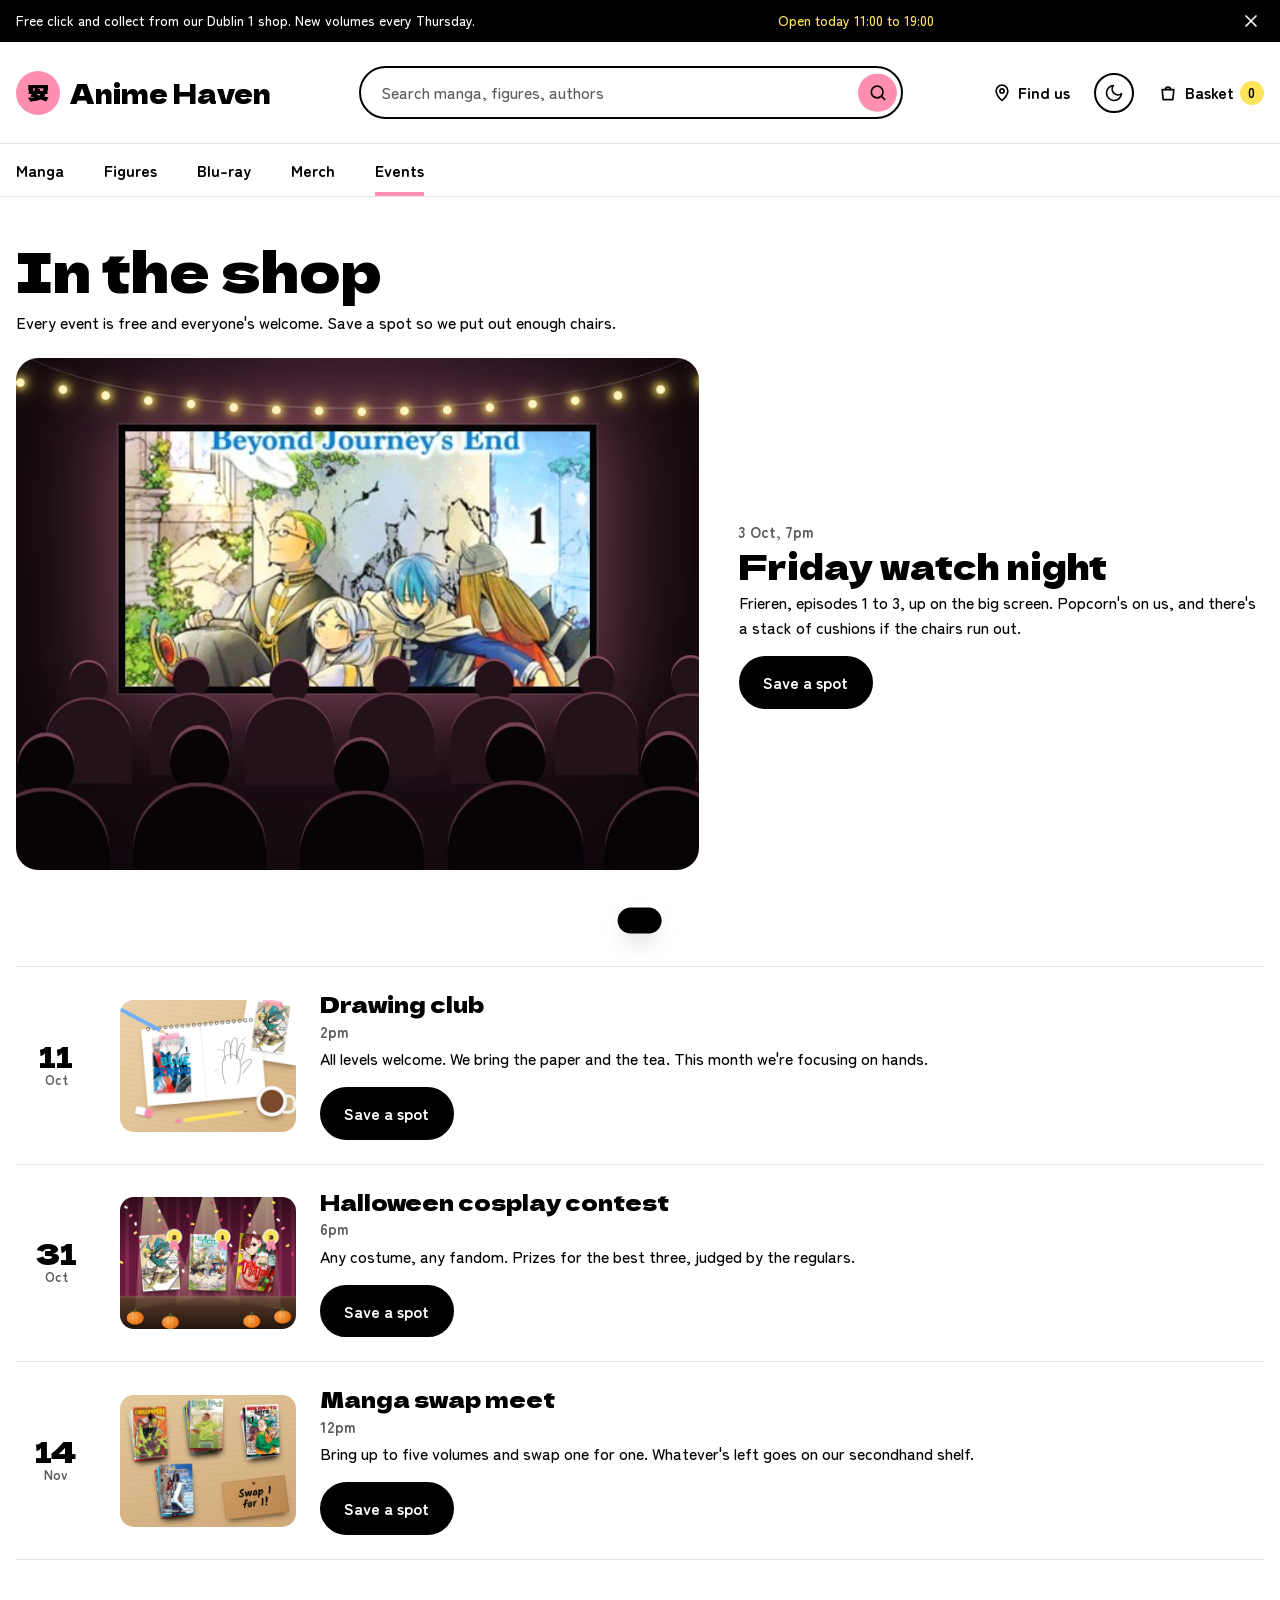
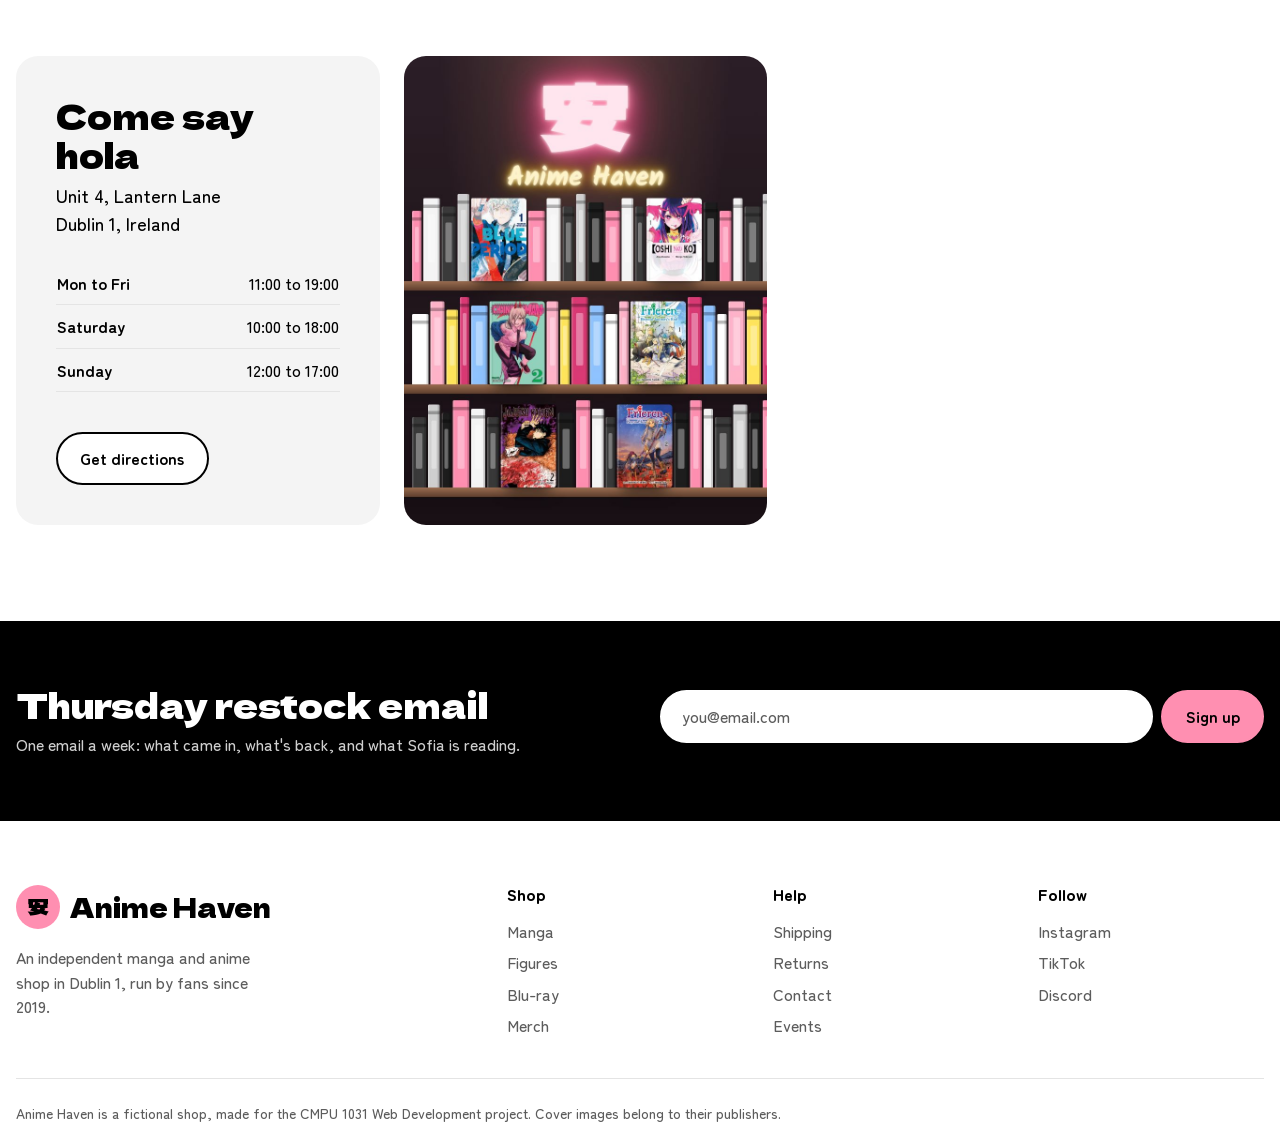
<file: events.html>
<!DOCTYPE html>
<html lang="en">
<head>
  <meta charset="utf-8">
  <meta name="viewport" content="width=device-width, initial-scale=1">
  <title>Events | Anime Haven</title>
  <!-- Site icon: the pink 安 logo mark (SVG for sharp tabs, .ico for older browsers, PNG for phone home screens) -->
  <link rel="icon" href="favicon.ico" sizes="32x32">
  <link rel="icon" href="favicon.svg" type="image/svg+xml">
  <link rel="apple-touch-icon" href="apple-touch-icon.png">
  <meta name="description" content="Free events at Anime Haven in Dublin 1: watch nights, drawing club, cosplay contests and more. Everyone's welcome.">

  <!-- Google Fonts: Dela Gothic One (big headings), Zen Maru Gothic (everything else), Kalam (Sofia's handwriting) -->
  <link rel="preconnect" href="https://fonts.googleapis.com">
  <link rel="preconnect" href="https://fonts.gstatic.com" crossorigin>
  <link rel="stylesheet" href="https://fonts.googleapis.com/css2?family=Dela+Gothic+One&amp;family=Kalam:wght@400;700&amp;family=Zen+Maru+Gothic:wght@500;700;900&amp;display=swap">

  <link rel="stylesheet" href="css/style.css">
  <!-- Runs before the page is drawn: dark mode and the closed promo bar -->
  <script src="js/settings.js"></script>
  <script src="js/main.js" defer></script>
</head>
<body>
  <a class="skip-link" href="#main">Skip to main content</a>

  <!-- ===================== HEADER (same on every page) ===================== -->
  <header class="site-header">
    <!-- Promo bar -->
    <div class="promo-bar">
      <div class="wrap promo-inner">
        <p>Free click and collect from our Dublin 1 shop. New volumes every Thursday.</p>
        <p class="promo-hours">Open today 11:00 to 19:00</p>
        <button class="promo-close" type="button">
          <svg class="icon" viewBox="0 0 24 24" aria-hidden="true"><path d="M6 6l12 12M18 6 6 18"/></svg>
          <span class="visually-hidden">Close this message</span>
        </button>
      </div>
    </div>

    <div class="wrap header-main">
      <!-- Logo: 安 (an) means "peaceful, safe" in Japanese, a little haven -->
      <a class="logo" href="index.html">
        <span class="logo-mark" aria-hidden="true">安</span>
        Anime Haven
      </a>

      <form class="search" action="manga.html" role="search">
        <label class="visually-hidden" for="search">Search manga, figures and authors</label>
        <input type="search" id="search" name="q" placeholder="Search manga, figures, authors">
        <button class="search-btn" type="submit">
          <svg class="icon" viewBox="0 0 24 24" aria-hidden="true"><circle cx="11" cy="11" r="7"/><path d="m20 20-4-4"/></svg>
          <span class="visually-hidden">Search</span>
        </button>
      </form>

      <a class="header-link" href="index.html#visit">
        <svg class="icon" viewBox="0 0 24 24" aria-hidden="true"><path d="M12 21s-7-6.2-7-11.5a7 7 0 0 1 14 0C19 14.8 12 21 12 21z"/><circle cx="12" cy="9.5" r="2.5"/></svg>
        Find us
      </a>

      <!-- Dark mode switch: settings.js flips it and remembers the choice -->
      <button class="theme-toggle" type="button" aria-pressed="false">
        <svg class="icon icon-moon" viewBox="0 0 24 24" aria-hidden="true"><path d="M21 12.8A9 9 0 1 1 11.2 3a7 7 0 0 0 9.8 9.8z"/></svg>
        <svg class="icon icon-sun" viewBox="0 0 24 24" aria-hidden="true"><circle cx="12" cy="12" r="4"/><path d="M12 2v2M12 20v2M4.9 4.9l1.4 1.4M17.7 17.7l1.4 1.4M2 12h2M20 12h2M4.9 19.1l1.4-1.4M17.7 6.3l1.4-1.4"/></svg>
        <span class="visually-hidden">Dark mode</span>
      </button>

      <!-- Menu button: only visible on small screens -->
      <button class="menu-toggle" type="button" aria-expanded="false" aria-controls="site-nav">
        <svg class="icon" viewBox="0 0 24 24" aria-hidden="true"><path d="M4 7h16M4 12h16M4 17h16"/></svg>
        Menu
      </button>

      <!-- Basket: the number is filled in by main.js from the saved basket -->
      <a class="header-link basket-link" href="basket.html">
        <svg class="icon" viewBox="0 0 24 24" aria-hidden="true"><path d="M5 8h14l-1.2 12H6.2z"/><path d="M9 8a3 3 0 0 1 6 0"/></svg>
        Basket
        <span class="basket-count">0</span><span class="visually-hidden"> items</span>
      </a>
    </div>

    <nav class="site-nav" id="site-nav" aria-label="Main">
      <!-- Top of the slide-in menu on phones (hidden on bigger screens) -->
      <div class="nav-head">
        <span class="nav-title">Menu</span>
        <button class="nav-close" type="button">
          <svg class="icon" viewBox="0 0 24 24" aria-hidden="true"><path d="M6 6l12 12M18 6 6 18"/></svg>
          <span class="visually-hidden">Close menu</span>
        </button>
      </div>
      <ul class="wrap nav-list">
        <li><a href="manga.html">Manga</a></li>
        <li><a href="manga.html?cat=figures">Figures</a></li>
        <li><a href="manga.html?cat=blu-ray">Blu-ray</a></li>
        <li><a href="manga.html?cat=merch">Merch</a></li>
        <li><a href="events.html" aria-current="page">Events</a></li>
      </ul>
    </nav>
    <!-- Dims the page behind the phone menu; tapping it closes the menu -->
    <div class="nav-backdrop"></div>
  </header>

  <main id="main">
    <!-- ===================== 1. HEADING ===================== -->
    <div class="wrap page-head">
      <h1>In the shop</h1>
      <p>Every event is free and everyone's welcome. Save a spot so we put out enough chairs.</p>
    </div>

    <!-- ===================== 2. FEATURED NEXT EVENT ===================== -->
    <section class="wrap event-featured" aria-labelledby="featured-heading">
      <img src="images/photos/watch-night.jpg" alt="Frieren playing on the shop's big screen, with rows of fans watching" width="800" height="600">
      <div>
        <p class="event-date"><time datetime="10-03">3 Oct</time>, 7pm</p>
        <h2 id="featured-heading">Friday watch night</h2>
        <p>Frieren, episodes 1 to 3, up on the big screen. Popcorn's on us, and there's a stack of cushions if the chairs run out.</p>
        <button class="btn reserve-btn" type="button" data-event="Friday watch night">Save a spot<span class="visually-hidden">: Friday watch night</span></button>
      </div>
    </section>

    <!-- ===================== 3. UPCOMING EVENTS ===================== -->
    <ul class="wrap event-list" aria-label="Upcoming events">
      <li class="event-row">
        <div class="event-day-block">
          <time datetime="10-11">
            <span class="event-day-num">11</span>
            <span class="event-day-month">Oct</span>
          </time>
        </div>
        <img src="images/photos/drawing-club.jpg" alt="A sketchbook with a pencil study of a hand, Blue Period taped in as reference, pencils and a mug of tea" width="800" height="600" loading="lazy">
        <div class="event-row-body">
          <h2>Drawing club</h2>
          <p class="event-date">2pm</p>
          <p>All levels welcome. We bring the paper and the tea. This month we're focusing on hands.</p>
          <button class="btn reserve-btn" type="button" data-event="Drawing club">Save a spot<span class="visually-hidden">: Drawing club</span></button>
        </div>
      </li>

      <li class="event-row">
        <div class="event-day-block">
          <time datetime="10-31">
            <span class="event-day-num">31</span>
            <span class="event-day-month">Oct</span>
          </time>
        </div>
        <img src="images/photos/cosplay.jpg" alt="The shop stage under spotlights, with pumpkins, confetti and last year's top three entries wearing rosettes" width="800" height="600" loading="lazy">
        <div class="event-row-body">
          <h2>Halloween cosplay contest</h2>
          <p class="event-date">6pm</p>
          <p>Any costume, any fandom. Prizes for the best three, judged by the regulars.</p>
          <button class="btn reserve-btn" type="button" data-event="Halloween cosplay contest">Save a spot<span class="visually-hidden">: Halloween cosplay contest</span></button>
        </div>
      </li>

      <li class="event-row">
        <div class="event-day-block">
          <time datetime="11-14">
            <span class="event-day-num">14</span>
            <span class="event-day-month">Nov</span>
          </time>
        </div>
        <img src="images/photos/swap-meet.jpg" alt="Piles of manga on a table next to a cardboard sign reading Swap 1 for 1" width="800" height="600" loading="lazy">
        <div class="event-row-body">
          <h2>Manga swap meet</h2>
          <p class="event-date">12pm</p>
          <p>Bring up to five volumes and swap one for one. Whatever's left goes on our secondhand shelf.</p>
          <button class="btn reserve-btn" type="button" data-event="Manga swap meet">Save a spot<span class="visually-hidden">: Manga swap meet</span></button>
        </div>
      </li>
    </ul>

    <!-- ===================== 4. COME SAY HOLA: address, hours, photo, map ===================== -->
    <section class="wrap section visit" id="visit" aria-labelledby="visit-heading">
      <div class="visit-info">
        <h2 id="visit-heading">Come say hola</h2>
        <address>Unit 4, Lantern Lane<br>Dublin 1, Ireland</address>

        <table class="hours">
          <caption class="visually-hidden">Opening hours</caption>
          <tbody>
            <tr><th scope="row">Mon to Fri</th><td>11:00 to 19:00</td></tr>
            <tr><th scope="row">Saturday</th><td>10:00 to 18:00</td></tr>
            <tr><th scope="row">Sunday</th><td>12:00 to 17:00</td></tr>
          </tbody>
        </table>

        <a class="btn btn-light" href="https://www.openstreetmap.org/?mlat=53.3490&amp;mlon=-6.2640#map=17/53.3490/-6.2640">Get directions</a>
      </div>

      <img class="visit-photo" src="images/photos/shop.jpg" alt="Inside Anime Haven: tall shelves of manga and a pink neon sign" width="800" height="1000" loading="lazy">

      <!-- Live map from OpenStreetMap (needs an internet connection) -->
      <iframe class="visit-map" title="Map of Anime Haven in Dublin 1" src="https://www.openstreetmap.org/export/embed.html?bbox=-6.2700%2C53.3465%2C-6.2580%2C53.3515&amp;layer=mapnik&amp;marker=53.3490%2C-6.2640" loading="lazy"></iframe>
    </section>
  </main>

  <!-- ===================== NEWSLETTER + FOOTER (same on every page) ===================== -->
  <footer class="site-footer">
    <div class="band band-ink">
      <div class="wrap newsletter">
        <div>
          <h2>Thursday restock email</h2>
          <p>One email a week: what came in, what's back, and what Sofia is reading.</p>
        </div>
        <!-- No backend: main.js shows a thank-you message instead of sending -->
        <form class="signup" method="post">
          <label class="visually-hidden" for="signup-email">Email address</label>
          <input type="email" id="signup-email" name="email" placeholder="you@email.com" autocomplete="email" required>
          <button class="btn btn-sakura" type="submit">Sign up</button>
          <p class="signup-thanks" role="status"></p>
        </form>
      </div>
    </div>

    <div class="wrap footer-main">
      <div class="footer-brand">
        <p class="logo"><span class="logo-mark" aria-hidden="true">安</span>Anime Haven</p>
        <p>An independent manga and anime shop in Dublin 1, run by fans since 2019.</p>
      </div>

      <nav class="footer-col" aria-labelledby="footer-shop">
        <h2 id="footer-shop">Shop</h2>
        <ul>
          <li><a href="manga.html">Manga</a></li>
          <li><a href="manga.html?cat=figures">Figures</a></li>
          <li><a href="manga.html?cat=blu-ray">Blu-ray</a></li>
          <li><a href="manga.html?cat=merch">Merch</a></li>
        </ul>
      </nav>

      <nav class="footer-col" aria-labelledby="footer-help">
        <h2 id="footer-help">Help</h2>
        <ul>
          <li><a href="product.html#shipping">Shipping</a></li>
          <li><a href="product.html#returns">Returns</a></li>
          <li><a href="index.html#visit">Contact</a></li>
          <li><a href="events.html">Events</a></li>
        </ul>
      </nav>

      <nav class="footer-col" aria-labelledby="footer-follow">
        <h2 id="footer-follow">Follow</h2>
        <ul>
          <li><a href="https://www.instagram.com/">Instagram</a></li>
          <li><a href="https://www.tiktok.com/">TikTok</a></li>
          <li><a href="https://discord.com/">Discord</a></li>
        </ul>
      </nav>
    </div>

    <div class="wrap footer-bottom">
      <p>Anime Haven is a fictional shop, made for the CMPU 1031 Web Development project. Cover images belong to their publishers.</p>
    </div>
  </footer>
</body>
</html>
</file>
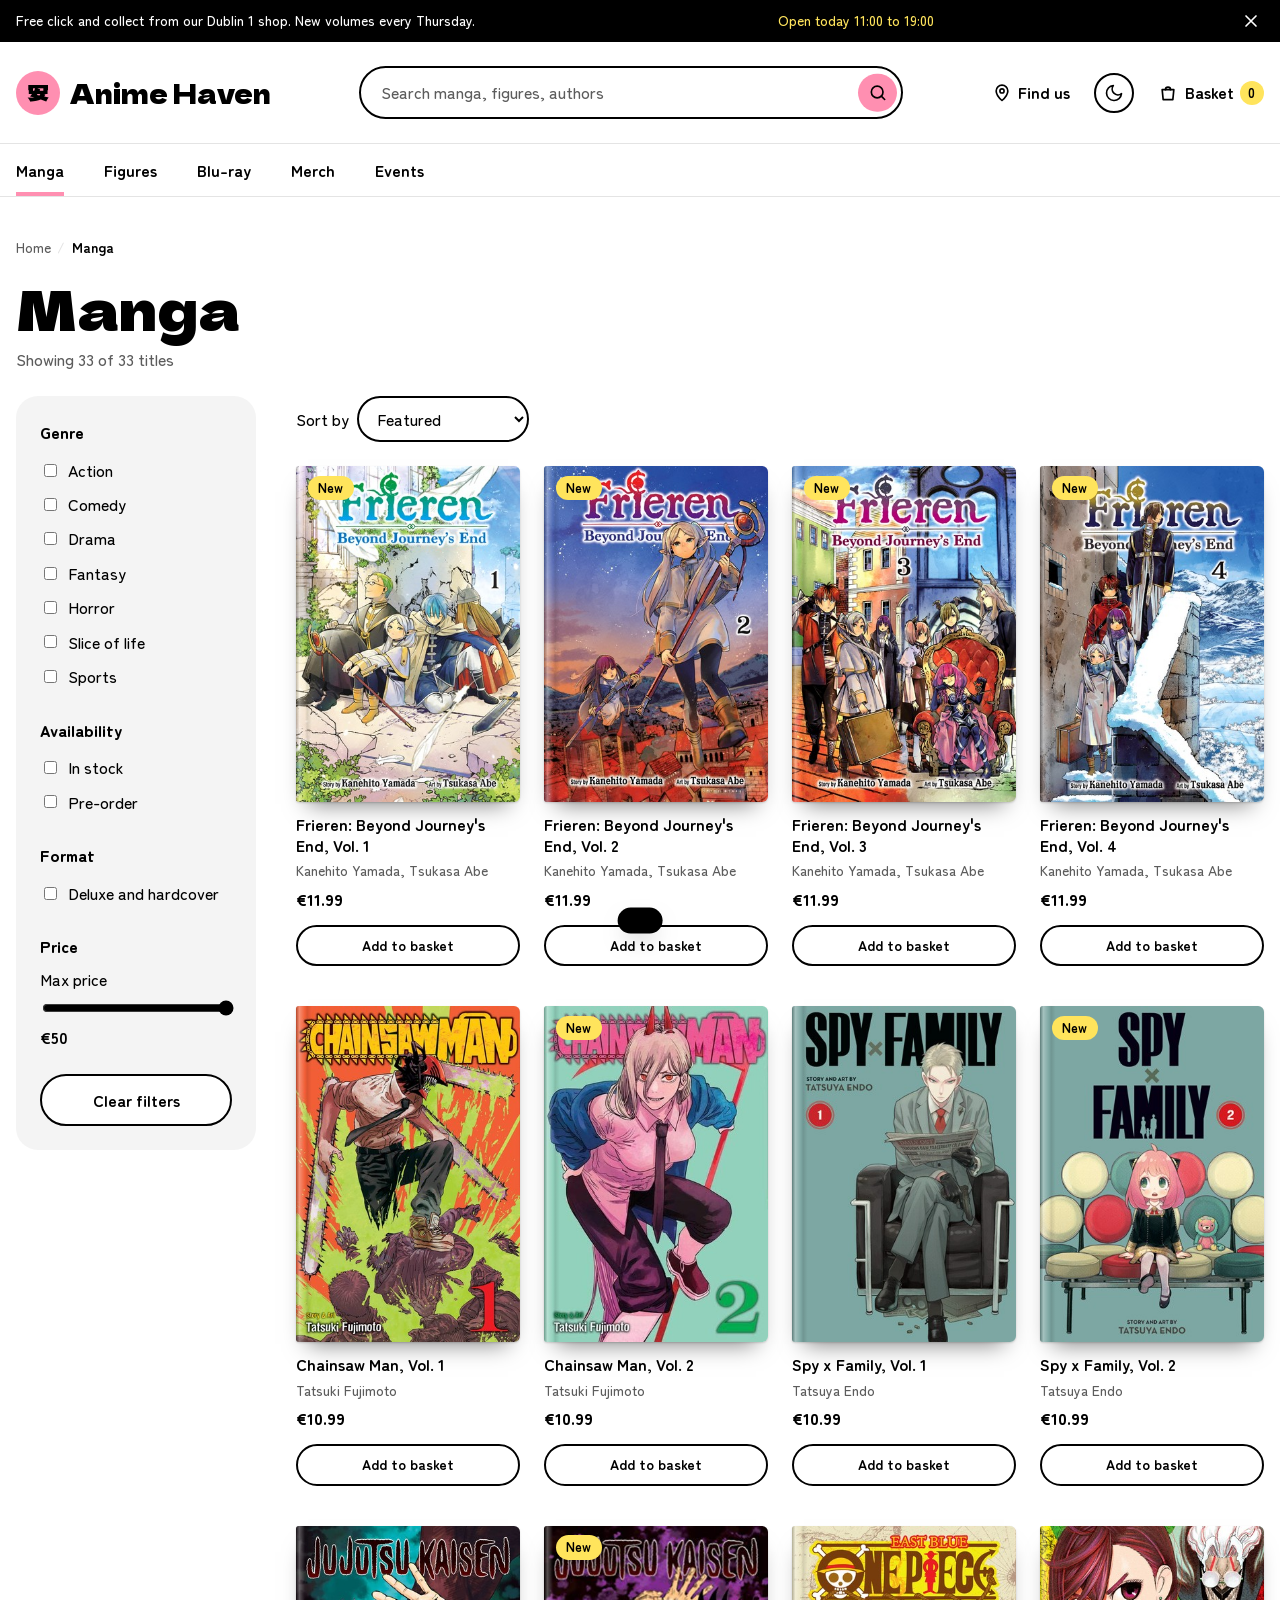
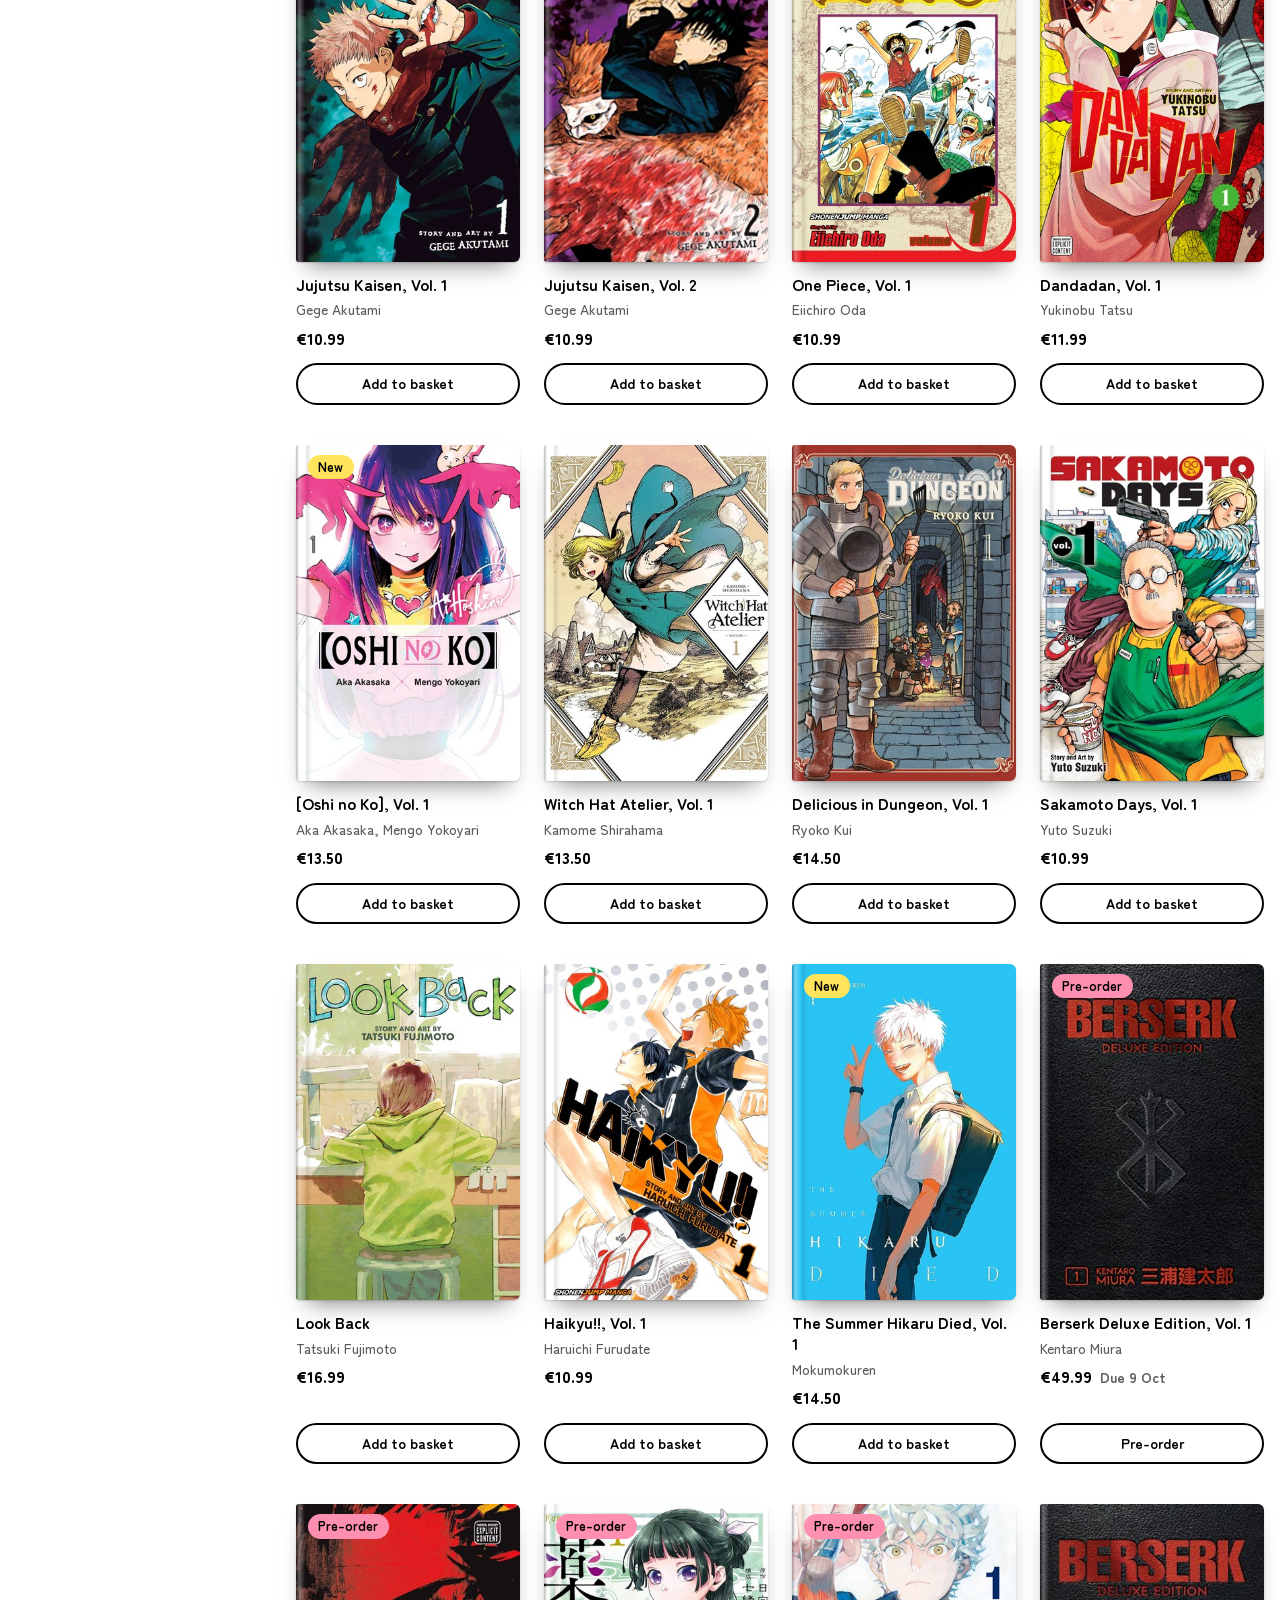
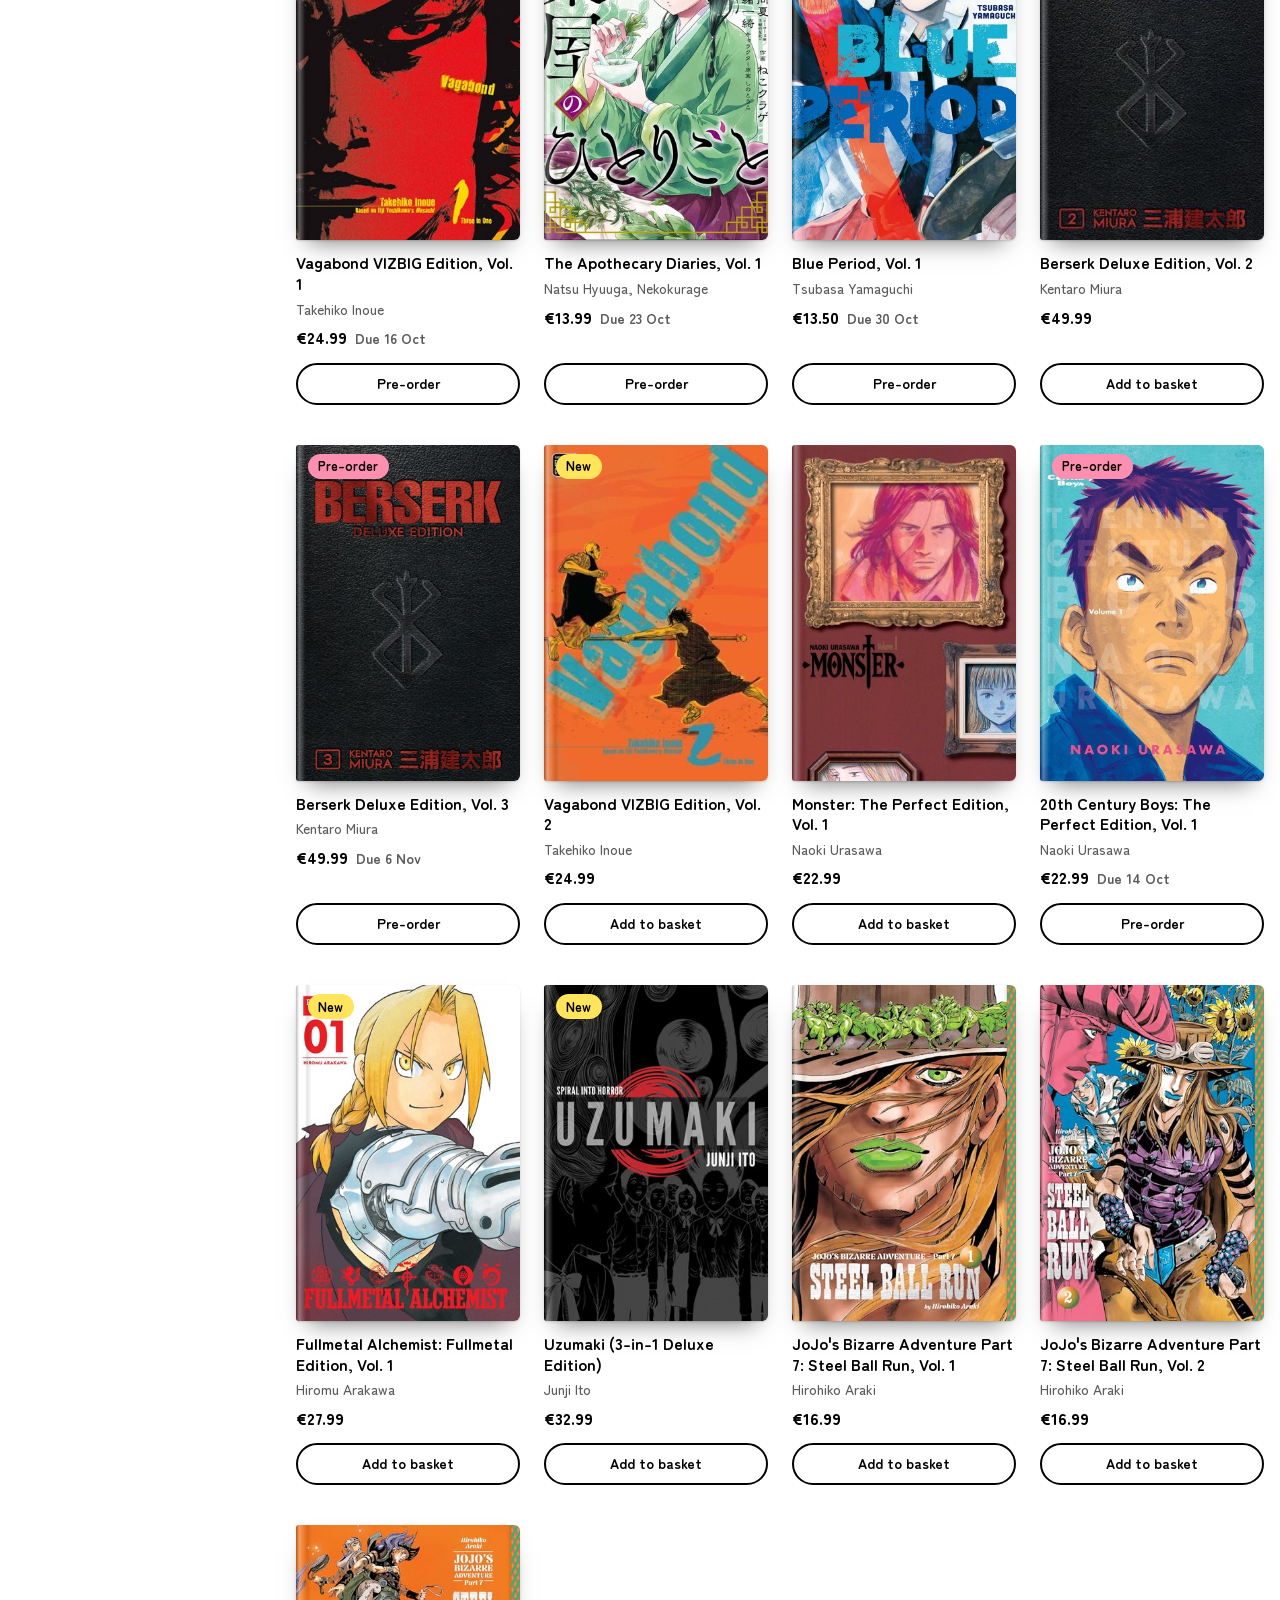
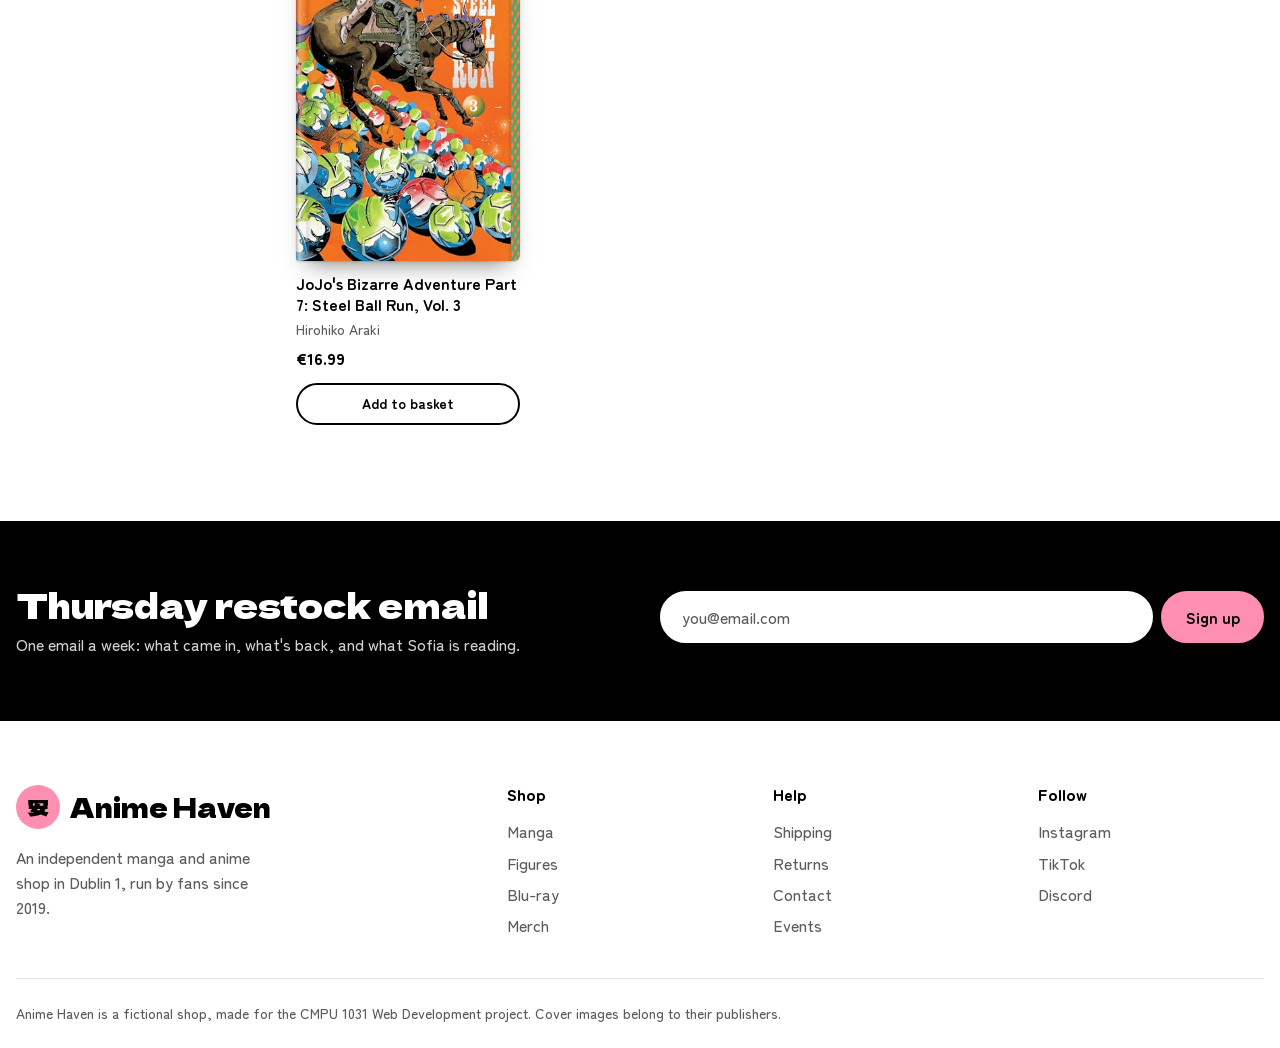
<file: manga.html>
<!DOCTYPE html>
<html lang="en">
<head>
  <meta charset="utf-8">
  <meta name="viewport" content="width=device-width, initial-scale=1">
  <title>Manga | Anime Haven</title>
  <!-- Site icon: the pink 安 logo mark (SVG for sharp tabs, .ico for older browsers, PNG for phone home screens) -->
  <link rel="icon" href="favicon.ico" sizes="32x32">
  <link rel="icon" href="favicon.svg" type="image/svg+xml">
  <link rel="apple-touch-icon" href="apple-touch-icon.png">
  <meta name="description" content="Browse every manga volume in stock at Anime Haven, our Dublin 1 shop. Filter by genre, availability and price.">

  <!-- Google Fonts: Dela Gothic One (big headings), Zen Maru Gothic (everything else), Kalam (Sofia's handwriting) -->
  <link rel="preconnect" href="https://fonts.googleapis.com">
  <link rel="preconnect" href="https://fonts.gstatic.com" crossorigin>
  <link rel="stylesheet" href="https://fonts.googleapis.com/css2?family=Dela+Gothic+One&amp;family=Kalam:wght@400;700&amp;family=Zen+Maru+Gothic:wght@500;700;900&amp;display=swap">

  <link rel="stylesheet" href="css/style.css">
  <!-- Runs before the page is drawn: dark mode and the closed promo bar -->
  <script src="js/settings.js"></script>
  <script src="js/books.js" defer></script>
  <script src="js/main.js" defer></script>
</head>
<body>
  <a class="skip-link" href="#main">Skip to main content</a>

  <!-- ===================== HEADER (same on every page) ===================== -->
  <header class="site-header">
    <!-- Promo bar -->
    <div class="promo-bar">
      <div class="wrap promo-inner">
        <p>Free click and collect from our Dublin 1 shop. New volumes every Thursday.</p>
        <p class="promo-hours">Open today 11:00 to 19:00</p>
        <button class="promo-close" type="button">
          <svg class="icon" viewBox="0 0 24 24" aria-hidden="true"><path d="M6 6l12 12M18 6 6 18"/></svg>
          <span class="visually-hidden">Close this message</span>
        </button>
      </div>
    </div>

    <div class="wrap header-main">
      <!-- Logo: 安 (an) means "peaceful, safe" in Japanese, a little haven -->
      <a class="logo" href="index.html">
        <span class="logo-mark" aria-hidden="true">安</span>
        Anime Haven
      </a>

      <form class="search" action="manga.html" role="search">
        <label class="visually-hidden" for="search">Search manga, figures and authors</label>
        <input type="search" id="search" name="q" placeholder="Search manga, figures, authors">
        <button class="search-btn" type="submit">
          <svg class="icon" viewBox="0 0 24 24" aria-hidden="true"><circle cx="11" cy="11" r="7"/><path d="m20 20-4-4"/></svg>
          <span class="visually-hidden">Search</span>
        </button>
      </form>

      <a class="header-link" href="index.html#visit">
        <svg class="icon" viewBox="0 0 24 24" aria-hidden="true"><path d="M12 21s-7-6.2-7-11.5a7 7 0 0 1 14 0C19 14.8 12 21 12 21z"/><circle cx="12" cy="9.5" r="2.5"/></svg>
        Find us
      </a>

      <!-- Dark mode switch: settings.js flips it and remembers the choice -->
      <button class="theme-toggle" type="button" aria-pressed="false">
        <svg class="icon icon-moon" viewBox="0 0 24 24" aria-hidden="true"><path d="M21 12.8A9 9 0 1 1 11.2 3a7 7 0 0 0 9.8 9.8z"/></svg>
        <svg class="icon icon-sun" viewBox="0 0 24 24" aria-hidden="true"><circle cx="12" cy="12" r="4"/><path d="M12 2v2M12 20v2M4.9 4.9l1.4 1.4M17.7 17.7l1.4 1.4M2 12h2M20 12h2M4.9 19.1l1.4-1.4M17.7 6.3l1.4-1.4"/></svg>
        <span class="visually-hidden">Dark mode</span>
      </button>

      <!-- Menu button: only visible on small screens -->
      <button class="menu-toggle" type="button" aria-expanded="false" aria-controls="site-nav">
        <svg class="icon" viewBox="0 0 24 24" aria-hidden="true"><path d="M4 7h16M4 12h16M4 17h16"/></svg>
        Menu
      </button>

      <!-- Basket: the number is filled in by main.js from the saved basket -->
      <a class="header-link basket-link" href="basket.html">
        <svg class="icon" viewBox="0 0 24 24" aria-hidden="true"><path d="M5 8h14l-1.2 12H6.2z"/><path d="M9 8a3 3 0 0 1 6 0"/></svg>
        Basket
        <span class="basket-count">0</span><span class="visually-hidden"> items</span>
      </a>
    </div>

    <nav class="site-nav" id="site-nav" aria-label="Main">
      <!-- Top of the slide-in menu on phones (hidden on bigger screens) -->
      <div class="nav-head">
        <span class="nav-title">Menu</span>
        <button class="nav-close" type="button">
          <svg class="icon" viewBox="0 0 24 24" aria-hidden="true"><path d="M6 6l12 12M18 6 6 18"/></svg>
          <span class="visually-hidden">Close menu</span>
        </button>
      </div>
      <ul class="wrap nav-list">
        <li><a href="manga.html" aria-current="page">Manga</a></li>
        <li><a href="manga.html?cat=figures">Figures</a></li>
        <li><a href="manga.html?cat=blu-ray">Blu-ray</a></li>
        <li><a href="manga.html?cat=merch">Merch</a></li>
        <li><a href="events.html">Events</a></li>
      </ul>
    </nav>
    <!-- Dims the page behind the phone menu; tapping it closes the menu -->
    <div class="nav-backdrop"></div>
  </header>

  <main id="main">
    <!-- ===================== 1. BREADCRUMB + HEADING ===================== -->
    <div class="wrap page-head">
      <nav aria-label="Breadcrumb">
        <ol class="breadcrumb">
          <li><a href="index.html">Home</a></li>
          <li aria-current="page" id="breadcrumb-current">Manga</li>
        </ol>
      </nav>
      <h1 id="page-heading">Manga</h1>
      <p class="result-count" id="result-count" aria-live="polite">Showing 30 of 30 titles</p>
    </div>

    <!-- ===================== 2. FILTERS + PRODUCT GRID ===================== -->
    <div class="wrap category-layout" id="category-layout">
      <aside>
        <form id="filters" class="filters">
          <!-- Swapped for Series and Type on the figures, Blu-ray and merch pages (main.js block 5) -->
          <fieldset id="genre-filter">
            <legend>Genre</legend>
            <div class="filter-choice"><input type="checkbox" id="genre-action" name="genre" value="action"><label for="genre-action">Action</label></div>
            <div class="filter-choice"><input type="checkbox" id="genre-comedy" name="genre" value="comedy"><label for="genre-comedy">Comedy</label></div>
            <div class="filter-choice"><input type="checkbox" id="genre-drama" name="genre" value="drama"><label for="genre-drama">Drama</label></div>
            <div class="filter-choice"><input type="checkbox" id="genre-fantasy" name="genre" value="fantasy"><label for="genre-fantasy">Fantasy</label></div>
            <div class="filter-choice"><input type="checkbox" id="genre-horror" name="genre" value="horror"><label for="genre-horror">Horror</label></div>
            <div class="filter-choice"><input type="checkbox" id="genre-slice-of-life" name="genre" value="slice-of-life"><label for="genre-slice-of-life">Slice of life</label></div>
            <div class="filter-choice"><input type="checkbox" id="genre-sports" name="genre" value="sports"><label for="genre-sports">Sports</label></div>
          </fieldset>

          <fieldset id="availability-filter">
            <legend>Availability</legend>
            <div class="filter-choice"><input type="checkbox" id="avail-in-stock" name="availability" value="in-stock"><label for="avail-in-stock">In stock</label></div>
            <div class="filter-choice"><input type="checkbox" id="avail-pre-order" name="availability" value="pre-order"><label for="avail-pre-order">Pre-order</label></div>
          </fieldset>

          <!-- Hidden on the figures, Blu-ray and merch pages (main.js block 5) -->
          <fieldset id="format-filter">
            <legend>Format</legend>
            <div class="filter-choice"><input type="checkbox" id="format-deluxe" name="format" value="deluxe"><label for="format-deluxe">Deluxe and hardcover</label></div>
          </fieldset>

          <fieldset>
            <legend>Price</legend>
            <div class="price-field">
              <label for="max-price">Max price</label>
              <input type="range" id="max-price" min="10" max="50" step="1" value="50">
              <output for="max-price">€50</output>
            </div>
          </fieldset>

          <button class="btn btn-light filters-clear" type="reset">Clear filters</button>
        </form>
      </aside>

      <div>
        <div class="sort-row">
          <label for="sort">Sort by</label>
          <select id="sort">
            <option value="featured">Featured</option>
            <option value="newest">Newest</option>
            <option value="price-asc">Price: low to high</option>
            <option value="price-desc">Price: high to low</option>
            <option value="az">A to Z</option>
          </select>
        </div>

        <ul class="product-grid" id="product-grid">
          <li class="product" data-genres="fantasy drama" data-status="in-stock" data-price="11.99" data-date="2026-09-18" data-title="Frieren: Beyond Journey's End, Vol. 1">
            <a class="product-link" href="product.html?id=frieren-01">
              <span class="book"><img src="images/covers/frieren-01.jpg" alt="" width="400" height="600" loading="lazy"><span class="badge badge-sun">New</span></span>
              <span class="product-title">Frieren: Beyond Journey's End, Vol. 1</span>
            </a>
            <p class="product-author">Kanehito Yamada, Tsukasa Abe</p>
            <p class="product-price">€11.99</p>
            <button class="btn-add js-add" type="button" data-id="frieren-01" data-title="Frieren: Beyond Journey's End, Vol. 1" data-price="11.99" data-cover="images/covers/frieren-01.jpg">Add to basket<span class="visually-hidden">: Frieren: Beyond Journey's End, Vol. 1</span></button>
          </li>
          <li class="product" data-genres="fantasy drama" data-status="in-stock" data-price="11.99" data-date="2026-09-18" data-title="Frieren: Beyond Journey's End, Vol. 2">
            <a class="product-link" href="product.html?id=frieren-02">
              <span class="book"><img src="images/covers/frieren-02.jpg" alt="" width="400" height="600" loading="lazy"><span class="badge badge-sun">New</span></span>
              <span class="product-title">Frieren: Beyond Journey's End, Vol. 2</span>
            </a>
            <p class="product-author">Kanehito Yamada, Tsukasa Abe</p>
            <p class="product-price">€11.99</p>
            <button class="btn-add js-add" type="button" data-id="frieren-02" data-title="Frieren: Beyond Journey's End, Vol. 2" data-price="11.99" data-cover="images/covers/frieren-02.jpg">Add to basket<span class="visually-hidden">: Frieren: Beyond Journey's End, Vol. 2</span></button>
          </li>
          <li class="product" data-genres="fantasy drama" data-status="in-stock" data-price="11.99" data-date="2026-09-18" data-title="Frieren: Beyond Journey's End, Vol. 3">
            <a class="product-link" href="product.html?id=frieren-03">
              <span class="book"><img src="images/covers/frieren-03.jpg" alt="" width="400" height="600" loading="lazy"><span class="badge badge-sun">New</span></span>
              <span class="product-title">Frieren: Beyond Journey's End, Vol. 3</span>
            </a>
            <p class="product-author">Kanehito Yamada, Tsukasa Abe</p>
            <p class="product-price">€11.99</p>
            <button class="btn-add js-add" type="button" data-id="frieren-03" data-title="Frieren: Beyond Journey's End, Vol. 3" data-price="11.99" data-cover="images/covers/frieren-03.jpg">Add to basket<span class="visually-hidden">: Frieren: Beyond Journey's End, Vol. 3</span></button>
          </li>
          <li class="product" data-genres="fantasy drama" data-status="in-stock" data-price="11.99" data-date="2026-09-18" data-title="Frieren: Beyond Journey's End, Vol. 4">
            <a class="product-link" href="product.html?id=frieren-04">
              <span class="book"><img src="images/covers/frieren-04.jpg" alt="" width="400" height="600" loading="lazy"><span class="badge badge-sun">New</span></span>
              <span class="product-title">Frieren: Beyond Journey's End, Vol. 4</span>
            </a>
            <p class="product-author">Kanehito Yamada, Tsukasa Abe</p>
            <p class="product-price">€11.99</p>
            <button class="btn-add js-add" type="button" data-id="frieren-04" data-title="Frieren: Beyond Journey's End, Vol. 4" data-price="11.99" data-cover="images/covers/frieren-04.jpg">Add to basket<span class="visually-hidden">: Frieren: Beyond Journey's End, Vol. 4</span></button>
          </li>
          <li class="product" data-genres="action horror" data-status="in-stock" data-price="10.99" data-date="2026-08-07" data-title="Chainsaw Man, Vol. 1">
            <a class="product-link" href="product.html?id=chainsaw-man-01">
              <span class="book"><img src="images/covers/chainsaw-man-01.jpg" alt="" width="400" height="600" loading="lazy"></span>
              <span class="product-title">Chainsaw Man, Vol. 1</span>
            </a>
            <p class="product-author">Tatsuki Fujimoto</p>
            <p class="product-price">€10.99</p>
            <button class="btn-add js-add" type="button" data-id="chainsaw-man-01" data-title="Chainsaw Man, Vol. 1" data-price="10.99" data-cover="images/covers/chainsaw-man-01.jpg">Add to basket<span class="visually-hidden">: Chainsaw Man, Vol. 1</span></button>
          </li>
          <li class="product" data-genres="action horror" data-status="in-stock" data-price="10.99" data-date="2026-09-18" data-title="Chainsaw Man, Vol. 2">
            <a class="product-link" href="product.html?id=chainsaw-man-02">
              <span class="book"><img src="images/covers/chainsaw-man-02.jpg" alt="" width="400" height="600" loading="lazy"><span class="badge badge-sun">New</span></span>
              <span class="product-title">Chainsaw Man, Vol. 2</span>
            </a>
            <p class="product-author">Tatsuki Fujimoto</p>
            <p class="product-price">€10.99</p>
            <button class="btn-add js-add" type="button" data-id="chainsaw-man-02" data-title="Chainsaw Man, Vol. 2" data-price="10.99" data-cover="images/covers/chainsaw-man-02.jpg">Add to basket<span class="visually-hidden">: Chainsaw Man, Vol. 2</span></button>
          </li>
          <li class="product" data-genres="comedy action" data-status="in-stock" data-price="10.99" data-date="2026-07-10" data-title="Spy x Family, Vol. 1">
            <a class="product-link" href="product.html?id=spy-x-family-01">
              <span class="book"><img src="images/covers/spy-x-family-01.jpg" alt="" width="400" height="600" loading="lazy"></span>
              <span class="product-title">Spy x Family, Vol. 1</span>
            </a>
            <p class="product-author">Tatsuya Endo</p>
            <p class="product-price">€10.99</p>
            <button class="btn-add js-add" type="button" data-id="spy-x-family-01" data-title="Spy x Family, Vol. 1" data-price="10.99" data-cover="images/covers/spy-x-family-01.jpg">Add to basket<span class="visually-hidden">: Spy x Family, Vol. 1</span></button>
          </li>
          <li class="product" data-genres="comedy action" data-status="in-stock" data-price="10.99" data-date="2026-09-18" data-title="Spy x Family, Vol. 2">
            <a class="product-link" href="product.html?id=spy-x-family-02">
              <span class="book"><img src="images/covers/spy-x-family-02.jpg" alt="" width="400" height="600" loading="lazy"><span class="badge badge-sun">New</span></span>
              <span class="product-title">Spy x Family, Vol. 2</span>
            </a>
            <p class="product-author">Tatsuya Endo</p>
            <p class="product-price">€10.99</p>
            <button class="btn-add js-add" type="button" data-id="spy-x-family-02" data-title="Spy x Family, Vol. 2" data-price="10.99" data-cover="images/covers/spy-x-family-02.jpg">Add to basket<span class="visually-hidden">: Spy x Family, Vol. 2</span></button>
          </li>
          <li class="product" data-genres="action horror" data-status="in-stock" data-price="10.99" data-date="2026-08-14" data-title="Jujutsu Kaisen, Vol. 1">
            <a class="product-link" href="product.html?id=jujutsu-kaisen-01">
              <span class="book"><img src="images/covers/jujutsu-kaisen-01.jpg" alt="" width="400" height="600" loading="lazy"></span>
              <span class="product-title">Jujutsu Kaisen, Vol. 1</span>
            </a>
            <p class="product-author">Gege Akutami</p>
            <p class="product-price">€10.99</p>
            <button class="btn-add js-add" type="button" data-id="jujutsu-kaisen-01" data-title="Jujutsu Kaisen, Vol. 1" data-price="10.99" data-cover="images/covers/jujutsu-kaisen-01.jpg">Add to basket<span class="visually-hidden">: Jujutsu Kaisen, Vol. 1</span></button>
          </li>
          <li class="product" data-genres="action horror" data-status="in-stock" data-price="10.99" data-date="2026-09-18" data-title="Jujutsu Kaisen, Vol. 2">
            <a class="product-link" href="product.html?id=jujutsu-kaisen-02">
              <span class="book"><img src="images/covers/jujutsu-kaisen-02.jpg" alt="" width="400" height="600" loading="lazy"><span class="badge badge-sun">New</span></span>
              <span class="product-title">Jujutsu Kaisen, Vol. 2</span>
            </a>
            <p class="product-author">Gege Akutami</p>
            <p class="product-price">€10.99</p>
            <button class="btn-add js-add" type="button" data-id="jujutsu-kaisen-02" data-title="Jujutsu Kaisen, Vol. 2" data-price="10.99" data-cover="images/covers/jujutsu-kaisen-02.jpg">Add to basket<span class="visually-hidden">: Jujutsu Kaisen, Vol. 2</span></button>
          </li>
          <li class="product" data-genres="action comedy" data-status="in-stock" data-price="10.99" data-date="2026-06-05" data-title="One Piece, Vol. 1">
            <a class="product-link" href="product.html?id=one-piece-01">
              <span class="book"><img src="images/covers/one-piece-01.jpg" alt="" width="400" height="600" loading="lazy"></span>
              <span class="product-title">One Piece, Vol. 1</span>
            </a>
            <p class="product-author">Eiichiro Oda</p>
            <p class="product-price">€10.99</p>
            <button class="btn-add js-add" type="button" data-id="one-piece-01" data-title="One Piece, Vol. 1" data-price="10.99" data-cover="images/covers/one-piece-01.jpg">Add to basket<span class="visually-hidden">: One Piece, Vol. 1</span></button>
          </li>
          <li class="product" data-genres="action comedy" data-status="in-stock" data-price="11.99" data-date="2026-08-28" data-title="Dandadan, Vol. 1">
            <a class="product-link" href="product.html?id=dandadan-01">
              <span class="book"><img src="images/covers/dandadan-01.jpg" alt="" width="400" height="600" loading="lazy"></span>
              <span class="product-title">Dandadan, Vol. 1</span>
            </a>
            <p class="product-author">Yukinobu Tatsu</p>
            <p class="product-price">€11.99</p>
            <button class="btn-add js-add" type="button" data-id="dandadan-01" data-title="Dandadan, Vol. 1" data-price="11.99" data-cover="images/covers/dandadan-01.jpg">Add to basket<span class="visually-hidden">: Dandadan, Vol. 1</span></button>
          </li>
          <li class="product" data-genres="drama" data-status="in-stock" data-price="13.50" data-date="2026-09-18" data-title="[Oshi no Ko], Vol. 1">
            <a class="product-link" href="product.html?id=oshi-no-ko-01">
              <span class="book"><img src="images/covers/oshi-no-ko-01.jpg" alt="" width="400" height="600" loading="lazy"><span class="badge badge-sun">New</span></span>
              <span class="product-title">[Oshi no Ko], Vol. 1</span>
            </a>
            <p class="product-author">Aka Akasaka, Mengo Yokoyari</p>
            <p class="product-price">€13.50</p>
            <button class="btn-add js-add" type="button" data-id="oshi-no-ko-01" data-title="[Oshi no Ko], Vol. 1" data-price="13.50" data-cover="images/covers/oshi-no-ko-01.jpg">Add to basket<span class="visually-hidden">: [Oshi no Ko], Vol. 1</span></button>
          </li>
          <li class="product" data-genres="fantasy" data-status="in-stock" data-price="13.50" data-date="2026-07-24" data-title="Witch Hat Atelier, Vol. 1">
            <a class="product-link" href="product.html?id=witch-hat-atelier-01">
              <span class="book"><img src="images/covers/witch-hat-atelier-01.jpg" alt="" width="400" height="600" loading="lazy"></span>
              <span class="product-title">Witch Hat Atelier, Vol. 1</span>
            </a>
            <p class="product-author">Kamome Shirahama</p>
            <p class="product-price">€13.50</p>
            <button class="btn-add js-add" type="button" data-id="witch-hat-atelier-01" data-title="Witch Hat Atelier, Vol. 1" data-price="13.50" data-cover="images/covers/witch-hat-atelier-01.jpg">Add to basket<span class="visually-hidden">: Witch Hat Atelier, Vol. 1</span></button>
          </li>
          <li class="product" data-genres="fantasy comedy" data-status="in-stock" data-price="14.50" data-date="2026-07-31" data-title="Delicious in Dungeon, Vol. 1">
            <a class="product-link" href="product.html?id=delicious-in-dungeon-01">
              <span class="book"><img src="images/covers/delicious-in-dungeon-01.jpg" alt="" width="400" height="600" loading="lazy"></span>
              <span class="product-title">Delicious in Dungeon, Vol. 1</span>
            </a>
            <p class="product-author">Ryoko Kui</p>
            <p class="product-price">€14.50</p>
            <button class="btn-add js-add" type="button" data-id="delicious-in-dungeon-01" data-title="Delicious in Dungeon, Vol. 1" data-price="14.50" data-cover="images/covers/delicious-in-dungeon-01.jpg">Add to basket<span class="visually-hidden">: Delicious in Dungeon, Vol. 1</span></button>
          </li>
          <li class="product" data-genres="action comedy" data-status="in-stock" data-price="10.99" data-date="2026-08-28" data-title="Sakamoto Days, Vol. 1">
            <a class="product-link" href="product.html?id=sakamoto-days-01">
              <span class="book"><img src="images/covers/sakamoto-days-01.jpg" alt="" width="400" height="600" loading="lazy"></span>
              <span class="product-title">Sakamoto Days, Vol. 1</span>
            </a>
            <p class="product-author">Yuto Suzuki</p>
            <p class="product-price">€10.99</p>
            <button class="btn-add js-add" type="button" data-id="sakamoto-days-01" data-title="Sakamoto Days, Vol. 1" data-price="10.99" data-cover="images/covers/sakamoto-days-01.jpg">Add to basket<span class="visually-hidden">: Sakamoto Days, Vol. 1</span></button>
          </li>
          <li class="product" data-genres="drama slice-of-life" data-status="in-stock" data-price="16.99" data-date="2026-06-19" data-title="Look Back" data-format="deluxe">
            <a class="product-link" href="product.html?id=look-back">
              <span class="book"><img src="images/covers/look-back.jpg" alt="" width="400" height="600" loading="lazy"></span>
              <span class="product-title">Look Back</span>
            </a>
            <p class="product-author">Tatsuki Fujimoto</p>
            <p class="product-price">€16.99</p>
            <button class="btn-add js-add" type="button" data-id="look-back" data-title="Look Back" data-price="16.99" data-cover="images/covers/look-back.jpg">Add to basket<span class="visually-hidden">: Look Back</span></button>
          </li>
          <li class="product" data-genres="sports comedy" data-status="in-stock" data-price="10.99" data-date="2026-05-22" data-title="Haikyu!!, Vol. 1">
            <a class="product-link" href="product.html?id=haikyuu-01">
              <span class="book"><img src="images/covers/haikyuu-01.jpg" alt="" width="400" height="600" loading="lazy"></span>
              <span class="product-title">Haikyu!!, Vol. 1</span>
            </a>
            <p class="product-author">Haruichi Furudate</p>
            <p class="product-price">€10.99</p>
            <button class="btn-add js-add" type="button" data-id="haikyuu-01" data-title="Haikyu!!, Vol. 1" data-price="10.99" data-cover="images/covers/haikyuu-01.jpg">Add to basket<span class="visually-hidden">: Haikyu!!, Vol. 1</span></button>
          </li>
          <li class="product" data-genres="horror drama" data-status="in-stock" data-price="14.50" data-date="2026-09-18" data-title="The Summer Hikaru Died, Vol. 1">
            <a class="product-link" href="product.html?id=summer-hikaru-died-01">
              <span class="book"><img src="images/covers/summer-hikaru-died-01.jpg" alt="" width="400" height="600" loading="lazy"><span class="badge badge-sun">New</span></span>
              <span class="product-title">The Summer Hikaru Died, Vol. 1</span>
            </a>
            <p class="product-author">Mokumokuren</p>
            <p class="product-price">€14.50</p>
            <button class="btn-add js-add" type="button" data-id="summer-hikaru-died-01" data-title="The Summer Hikaru Died, Vol. 1" data-price="14.50" data-cover="images/covers/summer-hikaru-died-01.jpg">Add to basket<span class="visually-hidden">: The Summer Hikaru Died, Vol. 1</span></button>
          </li>
          <li class="product" data-genres="action horror fantasy" data-status="pre-order" data-price="49.99" data-date="2026-10-09" data-title="Berserk Deluxe Edition, Vol. 1" data-format="deluxe">
            <a class="product-link" href="product.html?id=berserk-deluxe-01">
              <span class="book"><img src="images/covers/berserk-deluxe-01.jpg" alt="" width="400" height="600" loading="lazy"><span class="badge badge-sakura">Pre-order</span></span>
              <span class="product-title">Berserk Deluxe Edition, Vol. 1</span>
            </a>
            <p class="product-author">Kentaro Miura</p>
            <p class="product-price">€49.99 <span class="product-due">Due 9 Oct</span></p>
            <button class="btn-add js-add" type="button" data-id="berserk-deluxe-01" data-title="Berserk Deluxe Edition, Vol. 1" data-price="49.99" data-cover="images/covers/berserk-deluxe-01.jpg">Pre-order<span class="visually-hidden">: Berserk Deluxe Edition, Vol. 1</span></button>
          </li>
          <li class="product" data-genres="action drama" data-status="pre-order" data-price="24.99" data-date="2026-10-16" data-title="Vagabond VIZBIG Edition, Vol. 1" data-format="deluxe">
            <a class="product-link" href="product.html?id=vagabond-01">
              <span class="book"><img src="images/covers/vagabond-01.jpg" alt="" width="400" height="600" loading="lazy"><span class="badge badge-sakura">Pre-order</span></span>
              <span class="product-title">Vagabond VIZBIG Edition, Vol. 1</span>
            </a>
            <p class="product-author">Takehiko Inoue</p>
            <p class="product-price">€24.99 <span class="product-due">Due 16 Oct</span></p>
            <button class="btn-add js-add" type="button" data-id="vagabond-01" data-title="Vagabond VIZBIG Edition, Vol. 1" data-price="24.99" data-cover="images/covers/vagabond-01.jpg">Pre-order<span class="visually-hidden">: Vagabond VIZBIG Edition, Vol. 1</span></button>
          </li>
          <li class="product" data-genres="drama" data-status="pre-order" data-price="13.99" data-date="2026-10-23" data-title="The Apothecary Diaries, Vol. 1">
            <a class="product-link" href="product.html?id=apothecary-diaries-01">
              <span class="book"><img src="images/covers/apothecary-diaries-01.jpg" alt="" width="400" height="600" loading="lazy"><span class="badge badge-sakura">Pre-order</span></span>
              <span class="product-title">The Apothecary Diaries, Vol. 1</span>
            </a>
            <p class="product-author">Natsu Hyuuga, Nekokurage</p>
            <p class="product-price">€13.99 <span class="product-due">Due 23 Oct</span></p>
            <button class="btn-add js-add" type="button" data-id="apothecary-diaries-01" data-title="The Apothecary Diaries, Vol. 1" data-price="13.99" data-cover="images/covers/apothecary-diaries-01.jpg">Pre-order<span class="visually-hidden">: The Apothecary Diaries, Vol. 1</span></button>
          </li>
          <li class="product" data-genres="drama slice-of-life" data-status="pre-order" data-price="13.50" data-date="2026-10-30" data-title="Blue Period, Vol. 1">
            <a class="product-link" href="product.html?id=blue-period-01">
              <span class="book"><img src="images/covers/blue-period-01.jpg" alt="" width="400" height="600" loading="lazy"><span class="badge badge-sakura">Pre-order</span></span>
              <span class="product-title">Blue Period, Vol. 1</span>
            </a>
            <p class="product-author">Tsubasa Yamaguchi</p>
            <p class="product-price">€13.50 <span class="product-due">Due 30 Oct</span></p>
            <button class="btn-add js-add" type="button" data-id="blue-period-01" data-title="Blue Period, Vol. 1" data-price="13.50" data-cover="images/covers/blue-period-01.jpg">Pre-order<span class="visually-hidden">: Blue Period, Vol. 1</span></button>
          </li>
          <li class="product" data-genres="action horror fantasy" data-status="in-stock" data-price="49.99" data-date="2026-09-10" data-title="Berserk Deluxe Edition, Vol. 2" data-format="deluxe">
            <a class="product-link" href="product.html?id=berserk-deluxe-02">
              <span class="book"><img src="images/covers/berserk-deluxe-02.jpg" alt="" width="400" height="600" loading="lazy"></span>
              <span class="product-title">Berserk Deluxe Edition, Vol. 2</span>
            </a>
            <p class="product-author">Kentaro Miura</p>
            <p class="product-price">€49.99</p>
            <button class="btn-add js-add" type="button" data-id="berserk-deluxe-02" data-title="Berserk Deluxe Edition, Vol. 2" data-price="49.99" data-cover="images/covers/berserk-deluxe-02.jpg">Add to basket<span class="visually-hidden">: Berserk Deluxe Edition, Vol. 2</span></button>
          </li>
          <li class="product" data-genres="action horror fantasy" data-status="pre-order" data-price="49.99" data-date="2026-11-06" data-title="Berserk Deluxe Edition, Vol. 3" data-format="deluxe">
            <a class="product-link" href="product.html?id=berserk-deluxe-03">
              <span class="book"><img src="images/covers/berserk-deluxe-03.jpg" alt="" width="400" height="600" loading="lazy"><span class="badge badge-sakura">Pre-order</span></span>
              <span class="product-title">Berserk Deluxe Edition, Vol. 3</span>
            </a>
            <p class="product-author">Kentaro Miura</p>
            <p class="product-price">€49.99 <span class="product-due">Due 6 Nov</span></p>
            <button class="btn-add js-add" type="button" data-id="berserk-deluxe-03" data-title="Berserk Deluxe Edition, Vol. 3" data-price="49.99" data-cover="images/covers/berserk-deluxe-03.jpg">Pre-order<span class="visually-hidden">: Berserk Deluxe Edition, Vol. 3</span></button>
          </li>
          <li class="product" data-genres="action drama" data-status="in-stock" data-price="24.99" data-date="2026-09-19" data-title="Vagabond VIZBIG Edition, Vol. 2" data-format="deluxe">
            <a class="product-link" href="product.html?id=vagabond-02">
              <span class="book"><img src="images/covers/vagabond-02.jpg" alt="" width="400" height="600" loading="lazy"><span class="badge badge-sun">New</span></span>
              <span class="product-title">Vagabond VIZBIG Edition, Vol. 2</span>
            </a>
            <p class="product-author">Takehiko Inoue</p>
            <p class="product-price">€24.99</p>
            <button class="btn-add js-add" type="button" data-id="vagabond-02" data-title="Vagabond VIZBIG Edition, Vol. 2" data-price="24.99" data-cover="images/covers/vagabond-02.jpg">Add to basket<span class="visually-hidden">: Vagabond VIZBIG Edition, Vol. 2</span></button>
          </li>
          <li class="product" data-genres="mystery drama" data-status="in-stock" data-price="22.99" data-date="2026-09-05" data-title="Monster: The Perfect Edition, Vol. 1" data-format="deluxe">
            <a class="product-link" href="product.html?id=monster-perfect-01">
              <span class="book"><img src="images/covers/monster-perfect-01.jpg" alt="" width="400" height="600" loading="lazy"></span>
              <span class="product-title">Monster: The Perfect Edition, Vol. 1</span>
            </a>
            <p class="product-author">Naoki Urasawa</p>
            <p class="product-price">€22.99</p>
            <button class="btn-add js-add" type="button" data-id="monster-perfect-01" data-title="Monster: The Perfect Edition, Vol. 1" data-price="22.99" data-cover="images/covers/monster-perfect-01.jpg">Add to basket<span class="visually-hidden">: Monster: The Perfect Edition, Vol. 1</span></button>
          </li>
          <li class="product" data-genres="mystery drama" data-status="pre-order" data-price="22.99" data-date="2026-10-14" data-title="20th Century Boys: The Perfect Edition, Vol. 1" data-format="deluxe">
            <a class="product-link" href="product.html?id=20th-century-boys-perfect-01">
              <span class="book"><img src="images/covers/20th-century-boys-perfect-01.jpg" alt="" width="400" height="600" loading="lazy"><span class="badge badge-sakura">Pre-order</span></span>
              <span class="product-title">20th Century Boys: The Perfect Edition, Vol. 1</span>
            </a>
            <p class="product-author">Naoki Urasawa</p>
            <p class="product-price">€22.99 <span class="product-due">Due 14 Oct</span></p>
            <button class="btn-add js-add" type="button" data-id="20th-century-boys-perfect-01" data-title="20th Century Boys: The Perfect Edition, Vol. 1" data-price="22.99" data-cover="images/covers/20th-century-boys-perfect-01.jpg">Pre-order<span class="visually-hidden">: 20th Century Boys: The Perfect Edition, Vol. 1</span></button>
          </li>
          <li class="product" data-genres="action fantasy" data-status="in-stock" data-price="27.99" data-date="2026-09-21" data-title="Fullmetal Alchemist: Fullmetal Edition, Vol. 1" data-format="deluxe">
            <a class="product-link" href="product.html?id=fullmetal-alchemist-fullmetal-01">
              <span class="book"><img src="images/covers/fullmetal-alchemist-fullmetal-01.jpg" alt="" width="400" height="600" loading="lazy"><span class="badge badge-sun">New</span></span>
              <span class="product-title">Fullmetal Alchemist: Fullmetal Edition, Vol. 1</span>
            </a>
            <p class="product-author">Hiromu Arakawa</p>
            <p class="product-price">€27.99</p>
            <button class="btn-add js-add" type="button" data-id="fullmetal-alchemist-fullmetal-01" data-title="Fullmetal Alchemist: Fullmetal Edition, Vol. 1" data-price="27.99" data-cover="images/covers/fullmetal-alchemist-fullmetal-01.jpg">Add to basket<span class="visually-hidden">: Fullmetal Alchemist: Fullmetal Edition, Vol. 1</span></button>
          </li>
          <li class="product" data-genres="horror" data-status="in-stock" data-price="32.99" data-date="2026-09-23" data-title="Uzumaki (3-in-1 Deluxe Edition)" data-format="deluxe">
            <a class="product-link" href="product.html?id=uzumaki-deluxe">
              <span class="book"><img src="images/covers/uzumaki-deluxe.jpg" alt="" width="400" height="600" loading="lazy"><span class="badge badge-sun">New</span></span>
              <span class="product-title">Uzumaki (3-in-1 Deluxe Edition)</span>
            </a>
            <p class="product-author">Junji Ito</p>
            <p class="product-price">€32.99</p>
            <button class="btn-add js-add" type="button" data-id="uzumaki-deluxe" data-title="Uzumaki (3-in-1 Deluxe Edition)" data-price="32.99" data-cover="images/covers/uzumaki-deluxe.jpg">Add to basket<span class="visually-hidden">: Uzumaki (3-in-1 Deluxe Edition)</span></button>
          </li>
          <li class="product" data-genres="action" data-status="in-stock" data-price="16.99" data-date="2026-09-24" data-title="JoJo's Bizarre Adventure Part 7: Steel Ball Run, Vol. 1" data-format="deluxe">
            <a class="product-link" href="product.html?id=steel-ball-run-01">
              <span class="book"><img src="images/covers/steel-ball-run-01.jpg" alt="" width="400" height="600" loading="lazy"></span>
              <span class="product-title">JoJo's Bizarre Adventure Part 7: Steel Ball Run, Vol. 1</span>
            </a>
            <p class="product-author">Hirohiko Araki</p>
            <p class="product-price">€16.99</p>
            <button class="btn-add js-add" type="button" data-id="steel-ball-run-01" data-title="JoJo's Bizarre Adventure Part 7: Steel Ball Run, Vol. 1" data-price="16.99" data-cover="images/covers/steel-ball-run-01.jpg">Add to basket<span class="visually-hidden">: JoJo's Bizarre Adventure Part 7: Steel Ball Run, Vol. 1</span></button>
          </li>
          <li class="product" data-genres="action" data-status="in-stock" data-price="16.99" data-date="2026-09-24" data-title="JoJo's Bizarre Adventure Part 7: Steel Ball Run, Vol. 2" data-format="deluxe">
            <a class="product-link" href="product.html?id=steel-ball-run-02">
              <span class="book"><img src="images/covers/steel-ball-run-02.jpg" alt="" width="400" height="600" loading="lazy"></span>
              <span class="product-title">JoJo's Bizarre Adventure Part 7: Steel Ball Run, Vol. 2</span>
            </a>
            <p class="product-author">Hirohiko Araki</p>
            <p class="product-price">€16.99</p>
            <button class="btn-add js-add" type="button" data-id="steel-ball-run-02" data-title="JoJo's Bizarre Adventure Part 7: Steel Ball Run, Vol. 2" data-price="16.99" data-cover="images/covers/steel-ball-run-02.jpg">Add to basket<span class="visually-hidden">: JoJo's Bizarre Adventure Part 7: Steel Ball Run, Vol. 2</span></button>
          </li>
          <li class="product" data-genres="action" data-status="in-stock" data-price="16.99" data-date="2026-09-24" data-title="JoJo's Bizarre Adventure Part 7: Steel Ball Run, Vol. 3" data-format="deluxe">
            <a class="product-link" href="product.html?id=steel-ball-run-03">
              <span class="book"><img src="images/covers/steel-ball-run-03.jpg" alt="" width="400" height="600" loading="lazy"></span>
              <span class="product-title">JoJo's Bizarre Adventure Part 7: Steel Ball Run, Vol. 3</span>
            </a>
            <p class="product-author">Hirohiko Araki</p>
            <p class="product-price">€16.99</p>
            <button class="btn-add js-add" type="button" data-id="steel-ball-run-03" data-title="JoJo's Bizarre Adventure Part 7: Steel Ball Run, Vol. 3" data-price="16.99" data-cover="images/covers/steel-ball-run-03.jpg">Add to basket<span class="visually-hidden">: JoJo's Bizarre Adventure Part 7: Steel Ball Run, Vol. 3</span></button>
          </li>
        </ul>

        <div class="empty-state" id="empty-state" hidden>
          <p>Nothing matches those filters. Try clearing one.</p>
          <button class="btn btn-light" type="button" id="empty-clear">Clear filters</button>
        </div>
      </div>
    </div>

    <!-- Blank product card that main.js copies to fill the figures, Blu-ray and merch pages -->
    <template id="product-card">
      <li class="product">
        <a class="product-link" href="product.html">
          <span class="book"><img src="images/covers/frieren-01.jpg" alt="" width="400" height="600" loading="lazy"><span class="badge"></span></span>
          <span class="product-title"></span>
        </a>
        <p class="product-author"></p>
        <p class="product-price"></p>
        <button class="btn-add js-add" type="button"><span class="add-label">Add to basket</span><span class="visually-hidden"></span></button>
      </li>
    </template>
  </main>

  <!-- ===================== NEWSLETTER + FOOTER (same on every page) ===================== -->
  <footer class="site-footer">
    <div class="band band-ink">
      <div class="wrap newsletter">
        <div>
          <h2>Thursday restock email</h2>
          <p>One email a week: what came in, what's back, and what Sofia is reading.</p>
        </div>
        <!-- No backend: main.js shows a thank-you message instead of sending -->
        <form class="signup" method="post">
          <label class="visually-hidden" for="signup-email">Email address</label>
          <input type="email" id="signup-email" name="email" placeholder="you@email.com" autocomplete="email" required>
          <button class="btn btn-sakura" type="submit">Sign up</button>
          <p class="signup-thanks" role="status"></p>
        </form>
      </div>
    </div>

    <div class="wrap footer-main">
      <div class="footer-brand">
        <p class="logo"><span class="logo-mark" aria-hidden="true">安</span>Anime Haven</p>
        <p>An independent manga and anime shop in Dublin 1, run by fans since 2019.</p>
      </div>

      <nav class="footer-col" aria-labelledby="footer-shop">
        <h2 id="footer-shop">Shop</h2>
        <ul>
          <li><a href="manga.html">Manga</a></li>
          <li><a href="manga.html?cat=figures">Figures</a></li>
          <li><a href="manga.html?cat=blu-ray">Blu-ray</a></li>
          <li><a href="manga.html?cat=merch">Merch</a></li>
        </ul>
      </nav>

      <nav class="footer-col" aria-labelledby="footer-help">
        <h2 id="footer-help">Help</h2>
        <ul>
          <li><a href="product.html#shipping">Shipping</a></li>
          <li><a href="product.html#returns">Returns</a></li>
          <li><a href="index.html#visit">Contact</a></li>
          <li><a href="events.html">Events</a></li>
        </ul>
      </nav>

      <nav class="footer-col" aria-labelledby="footer-follow">
        <h2 id="footer-follow">Follow</h2>
        <ul>
          <li><a href="https://www.instagram.com/">Instagram</a></li>
          <li><a href="https://www.tiktok.com/">TikTok</a></li>
          <li><a href="https://discord.com/">Discord</a></li>
        </ul>
      </nav>
    </div>

    <div class="wrap footer-bottom">
      <p>Anime Haven is a fictional shop, made for the CMPU 1031 Web Development project. Cover images belong to their publishers.</p>
    </div>
  </footer>
</body>
</html>
</file>
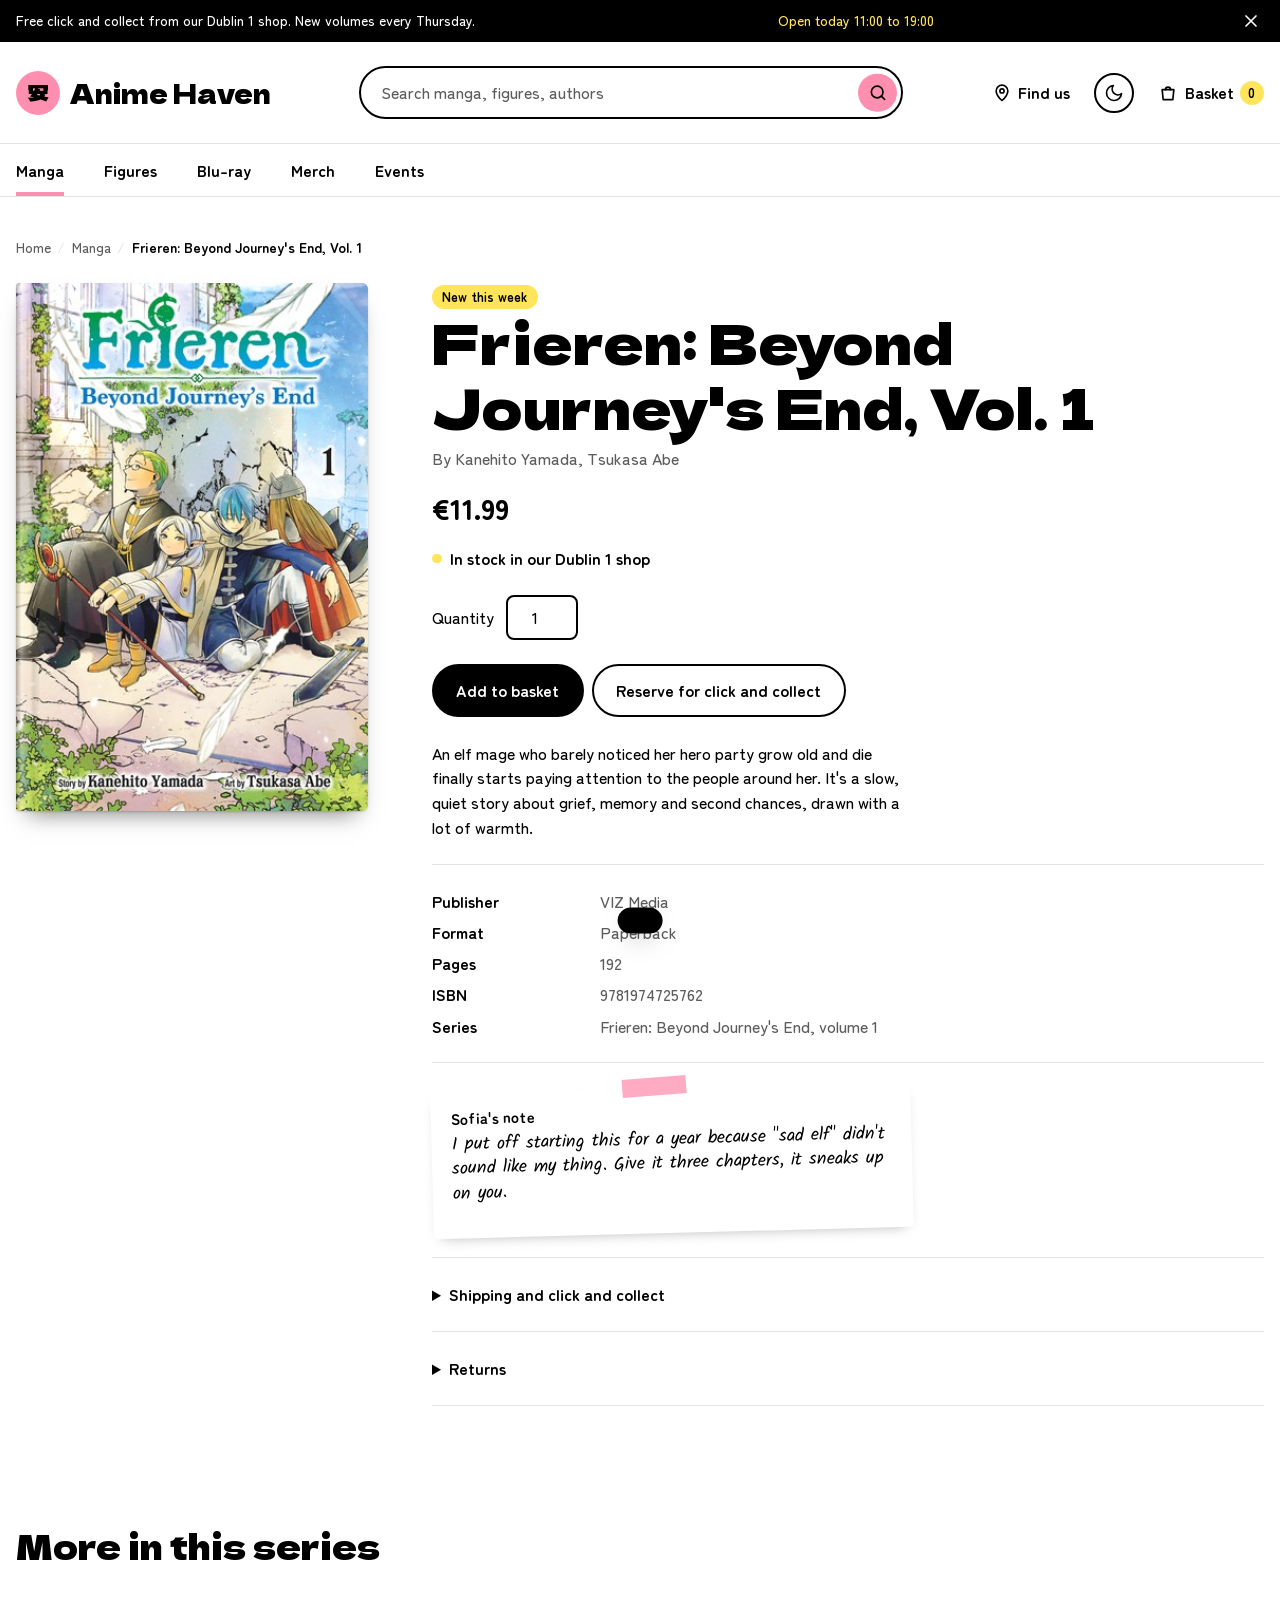
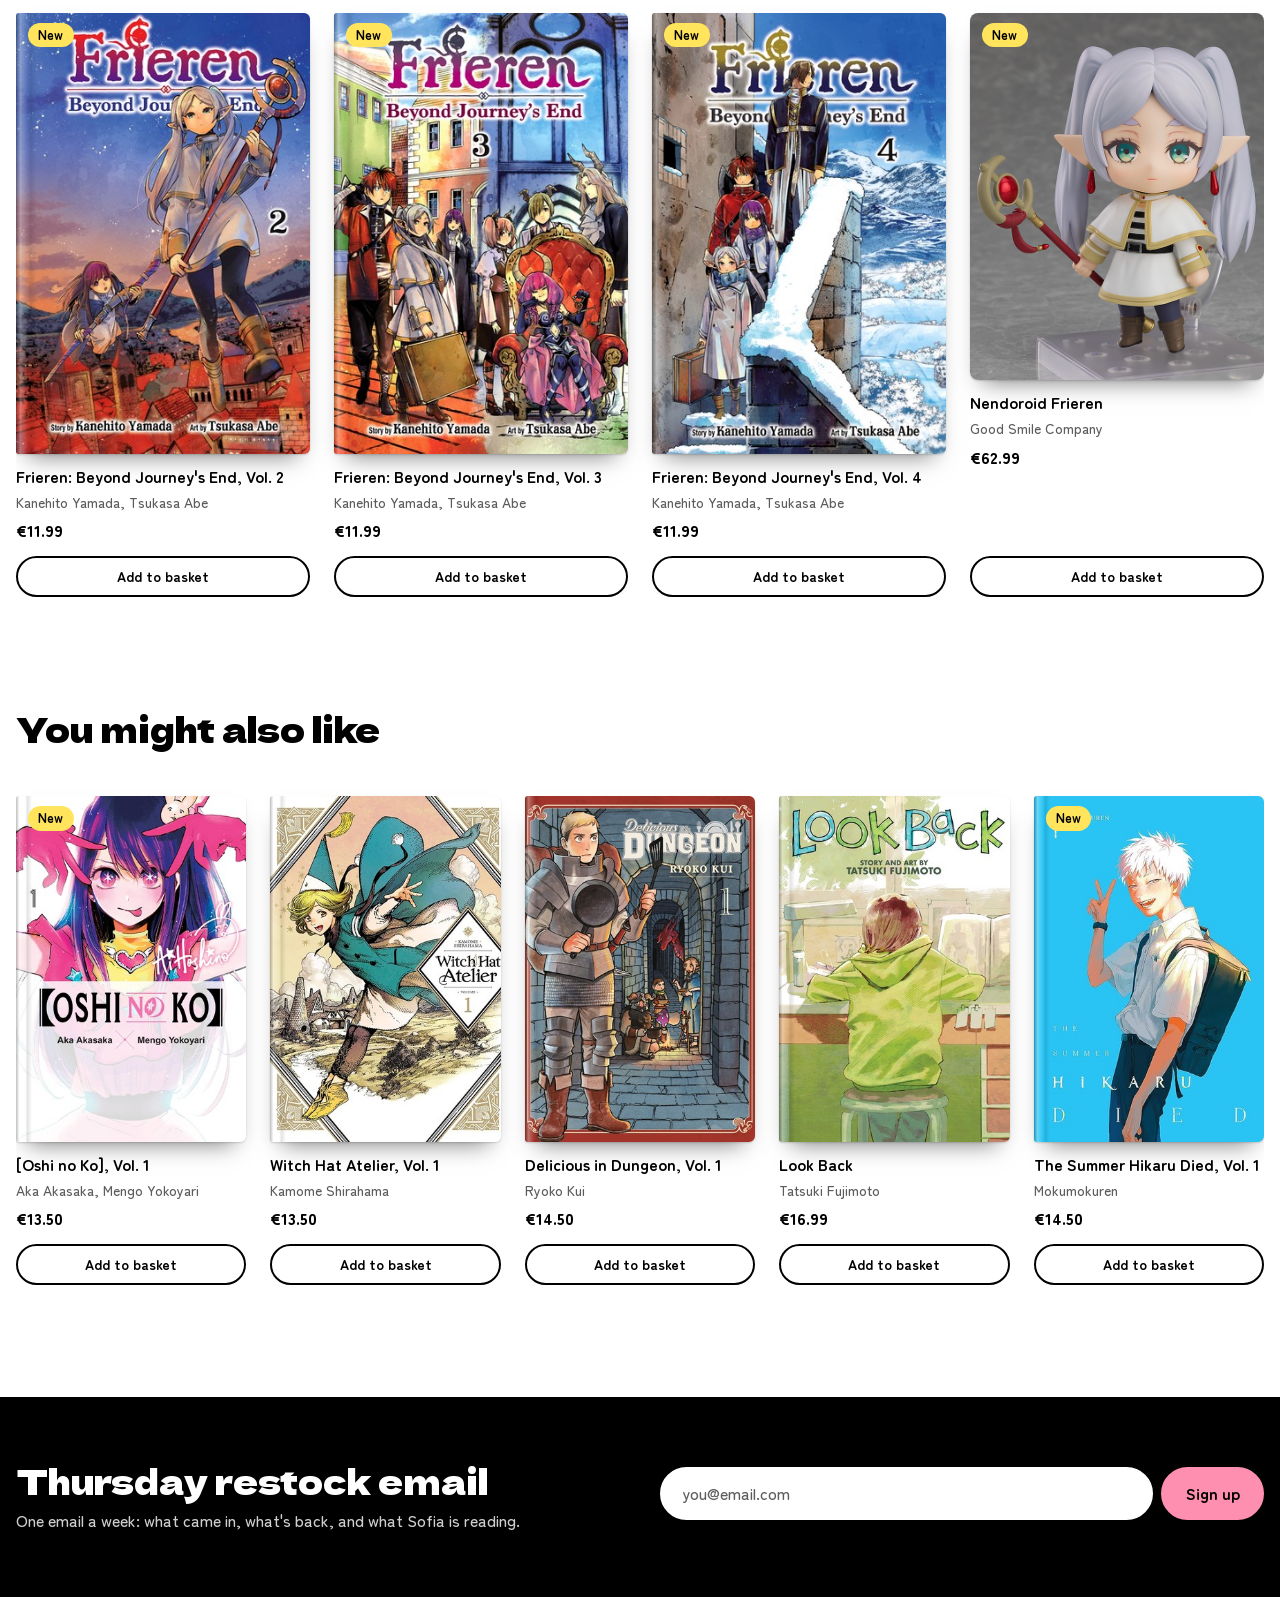
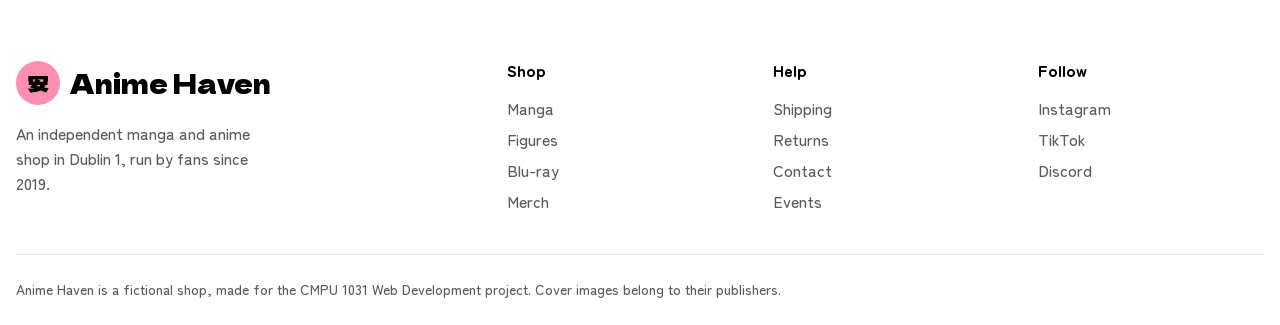
<file: product.html>
<!DOCTYPE html>
<html lang="en">
<head>
  <meta charset="utf-8">
  <meta name="viewport" content="width=device-width, initial-scale=1">
  <title>Frieren: Beyond Journey's End, Vol. 1 | Anime Haven</title>
  <!-- Site icon: the pink 安 logo mark (SVG for sharp tabs, .ico for older browsers, PNG for phone home screens) -->
  <link rel="icon" href="favicon.ico" sizes="32x32">
  <link rel="icon" href="favicon.svg" type="image/svg+xml">
  <link rel="apple-touch-icon" href="apple-touch-icon.png">
  <meta name="description" content="Frieren: Beyond Journey's End, Vol. 1 by Kanehito Yamada and Tsukasa Abe. In stock at Anime Haven, our Dublin 1 manga shop, with free click and collect.">

  <!-- Google Fonts: Dela Gothic One (big headings), Zen Maru Gothic (everything else), Kalam (Sofia's handwriting) -->
  <link rel="preconnect" href="https://fonts.googleapis.com">
  <link rel="preconnect" href="https://fonts.gstatic.com" crossorigin>
  <link rel="stylesheet" href="https://fonts.googleapis.com/css2?family=Dela+Gothic+One&amp;family=Kalam:wght@400;700&amp;family=Zen+Maru+Gothic:wght@500;700;900&amp;display=swap">

  <link rel="stylesheet" href="css/style.css">
  <!-- Runs before the page is drawn: dark mode and the closed promo bar -->
  <script src="js/settings.js"></script>
  <script src="js/books.js" defer></script>
  <script src="js/main.js" defer></script>
</head>
<body>
  <a class="skip-link" href="#main">Skip to main content</a>

  <!-- ===================== HEADER (same on every page) ===================== -->
  <header class="site-header">
    <!-- Promo bar -->
    <div class="promo-bar">
      <div class="wrap promo-inner">
        <p>Free click and collect from our Dublin 1 shop. New volumes every Thursday.</p>
        <p class="promo-hours">Open today 11:00 to 19:00</p>
        <button class="promo-close" type="button">
          <svg class="icon" viewBox="0 0 24 24" aria-hidden="true"><path d="M6 6l12 12M18 6 6 18"/></svg>
          <span class="visually-hidden">Close this message</span>
        </button>
      </div>
    </div>

    <div class="wrap header-main">
      <!-- Logo: 安 (an) means "peaceful, safe" in Japanese, a little haven -->
      <a class="logo" href="index.html">
        <span class="logo-mark" aria-hidden="true">安</span>
        Anime Haven
      </a>

      <form class="search" action="manga.html" role="search">
        <label class="visually-hidden" for="search">Search manga, figures and authors</label>
        <input type="search" id="search" name="q" placeholder="Search manga, figures, authors">
        <button class="search-btn" type="submit">
          <svg class="icon" viewBox="0 0 24 24" aria-hidden="true"><circle cx="11" cy="11" r="7"/><path d="m20 20-4-4"/></svg>
          <span class="visually-hidden">Search</span>
        </button>
      </form>

      <a class="header-link" href="index.html#visit">
        <svg class="icon" viewBox="0 0 24 24" aria-hidden="true"><path d="M12 21s-7-6.2-7-11.5a7 7 0 0 1 14 0C19 14.8 12 21 12 21z"/><circle cx="12" cy="9.5" r="2.5"/></svg>
        Find us
      </a>

      <!-- Dark mode switch: settings.js flips it and remembers the choice -->
      <button class="theme-toggle" type="button" aria-pressed="false">
        <svg class="icon icon-moon" viewBox="0 0 24 24" aria-hidden="true"><path d="M21 12.8A9 9 0 1 1 11.2 3a7 7 0 0 0 9.8 9.8z"/></svg>
        <svg class="icon icon-sun" viewBox="0 0 24 24" aria-hidden="true"><circle cx="12" cy="12" r="4"/><path d="M12 2v2M12 20v2M4.9 4.9l1.4 1.4M17.7 17.7l1.4 1.4M2 12h2M20 12h2M4.9 19.1l1.4-1.4M17.7 6.3l1.4-1.4"/></svg>
        <span class="visually-hidden">Dark mode</span>
      </button>

      <!-- Menu button: only visible on small screens -->
      <button class="menu-toggle" type="button" aria-expanded="false" aria-controls="site-nav">
        <svg class="icon" viewBox="0 0 24 24" aria-hidden="true"><path d="M4 7h16M4 12h16M4 17h16"/></svg>
        Menu
      </button>

      <!-- Basket: the number is filled in by main.js from the saved basket -->
      <a class="header-link basket-link" href="basket.html">
        <svg class="icon" viewBox="0 0 24 24" aria-hidden="true"><path d="M5 8h14l-1.2 12H6.2z"/><path d="M9 8a3 3 0 0 1 6 0"/></svg>
        Basket
        <span class="basket-count">0</span><span class="visually-hidden"> items</span>
      </a>
    </div>

    <nav class="site-nav" id="site-nav" aria-label="Main">
      <!-- Top of the slide-in menu on phones (hidden on bigger screens) -->
      <div class="nav-head">
        <span class="nav-title">Menu</span>
        <button class="nav-close" type="button">
          <svg class="icon" viewBox="0 0 24 24" aria-hidden="true"><path d="M6 6l12 12M18 6 6 18"/></svg>
          <span class="visually-hidden">Close menu</span>
        </button>
      </div>
      <ul class="wrap nav-list">
        <li><a href="manga.html" aria-current="page">Manga</a></li>
        <li><a href="manga.html?cat=figures">Figures</a></li>
        <li><a href="manga.html?cat=blu-ray">Blu-ray</a></li>
        <li><a href="manga.html?cat=merch">Merch</a></li>
        <li><a href="events.html">Events</a></li>
      </ul>
    </nav>
    <!-- Dims the page behind the phone menu; tapping it closes the menu -->
    <div class="nav-backdrop"></div>
  </header>

  <main id="main">
    <!-- ===================== 1. BREADCRUMB ===================== -->
    <div class="wrap page-head">
      <nav aria-label="Breadcrumb">
        <ol class="breadcrumb">
          <li><a href="index.html">Home</a></li>
          <li><a href="manga.html" id="breadcrumb-category">Manga</a></li>
          <li aria-current="page" id="breadcrumb-current">Frieren: Beyond Journey's End, Vol. 1</li>
        </ol>
      </nav>
    </div>

    <!-- ===================== 2. COVER + DETAILS ===================== -->
    <!-- One page for every book: main.js block 9 fills these ids in from books.js using ?id= in the address.
         Without an id (or without JavaScript) it shows Frieren Vol. 1, as written here. -->
    <div class="wrap product-hero" id="product-page">
      <div>
        <span class="book">
          <img id="product-cover" src="images/covers/frieren-01.jpg" alt="Cover of Frieren: Beyond Journey's End, volume 1: Frieren resting with her old hero party in ivy-covered ruins" width="400" height="600">
        </span>
      </div>

      <div>
        <p class="badge badge-sun" id="product-badge">Back in stock</p>
        <h1 id="product-title">Frieren: Beyond Journey's End, Vol. 1</h1>
        <p class="product-authors" id="product-authors">Story by Kanehito Yamada, art by Tsukasa Abe</p>
        <p class="price-large" id="product-price">€11.99</p>

        <p class="stock-line"><span class="stock-dot" aria-hidden="true"></span><span id="product-stock">In stock: 7 on the shelf in Dublin 1</span></p>

        <p class="qty-row">
          <label for="quantity">Quantity</label>
          <input type="number" id="quantity" min="1" max="10" value="1">
        </p>

        <div class="actions">
          <button class="btn js-add" id="product-add" type="button" data-qty-input="quantity" data-id="frieren-01" data-title="Frieren: Beyond Journey's End, Vol. 1" data-price="11.99" data-cover="images/covers/frieren-01.jpg">Add to basket</button>
          <a class="btn btn-light" href="basket.html">Reserve for click and collect</a>
        </div>

        <p class="product-description" id="product-description">An elf mage who barely noticed her hero party grow old and die finally starts paying attention to the people around her. It's a slow, quiet story about grief, memory and second chances, drawn with a lot of warmth.</p>

        <!-- main.js rebuilds this list: books and figures/Blu-ray/merch show different details -->
        <dl class="spec-list" id="spec-list">
          <dt>Publisher</dt>
          <dd>VIZ Media</dd>
          <dt>Format</dt>
          <dd>Paperback</dd>
          <dt>Pages</dt>
          <dd>192</dd>
          <dt>ISBN</dt>
          <dd>9781974725762</dd>
          <dt>Series</dt>
          <dd>Frieren: Beyond Journey's End, volume 1</dd>
        </dl>

        <div class="shelf-talker" id="product-note">
          <p class="shelf-talker-label">Sofia's note</p>
          <p id="product-note-text">I put off starting this for a year because "sad elf" didn't sound like my thing. Give it three chapters, it sneaks up on you.</p>
        </div>

        <div class="accordion-group">
          <details class="accordion" id="shipping">
            <summary>Shipping and click and collect</summary>
            <p>Free click and collect from our Dublin 1 shop, usually ready the same day. Postage within Ireland is €4.50, free on orders over €40, and takes 2 to 4 working days.</p>
          </details>
          <details class="accordion" id="returns">
            <summary>Returns</summary>
            <p>Return any book in unread condition within 30 days for a refund. Keep your receipt or order confirmation.</p>
          </details>
        </div>
      </div>
    </div>

    <!-- ===================== 3. MORE IN THIS SERIES ===================== -->
    <section class="wrap section" aria-labelledby="series-heading">
      <div class="section-head">
        <h2 id="series-heading">More in this series</h2>
      </div>
      <ul class="product-row product-row-4" id="series-list">
        <li class="product">
          <a class="product-link" href="product.html?id=frieren-01">
            <span class="book"><img src="images/covers/frieren-01.jpg" alt="" width="400" height="600" loading="lazy"><span class="badge badge-ink">You're here</span></span>
            <span class="product-title">Frieren: Beyond Journey's End, Vol. 1</span>
          </a>
          <p class="product-author">Kanehito Yamada, Tsukasa Abe</p>
          <p class="product-price">€11.99</p>
          <button class="btn-add js-add" type="button" data-id="frieren-01" data-title="Frieren: Beyond Journey's End, Vol. 1" data-price="11.99" data-cover="images/covers/frieren-01.jpg">Add to basket<span class="visually-hidden">: Frieren: Beyond Journey's End, Vol. 1</span></button>
        </li>
        <li class="product">
          <a class="product-link" href="product.html?id=frieren-02">
            <span class="book"><img src="images/covers/frieren-02.jpg" alt="" width="400" height="600" loading="lazy"><span class="badge badge-sun">New</span></span>
            <span class="product-title">Frieren: Beyond Journey's End, Vol. 2</span>
          </a>
          <p class="product-author">Kanehito Yamada, Tsukasa Abe</p>
          <p class="product-price">€11.99</p>
          <button class="btn-add js-add" type="button" data-id="frieren-02" data-title="Frieren: Beyond Journey's End, Vol. 2" data-price="11.99" data-cover="images/covers/frieren-02.jpg">Add to basket<span class="visually-hidden">: Frieren: Beyond Journey's End, Vol. 2</span></button>
        </li>
        <li class="product">
          <a class="product-link" href="product.html?id=frieren-03">
            <span class="book"><img src="images/covers/frieren-03.jpg" alt="" width="400" height="600" loading="lazy"><span class="badge badge-sun">New</span></span>
            <span class="product-title">Frieren: Beyond Journey's End, Vol. 3</span>
          </a>
          <p class="product-author">Kanehito Yamada, Tsukasa Abe</p>
          <p class="product-price">€11.99</p>
          <button class="btn-add js-add" type="button" data-id="frieren-03" data-title="Frieren: Beyond Journey's End, Vol. 3" data-price="11.99" data-cover="images/covers/frieren-03.jpg">Add to basket<span class="visually-hidden">: Frieren: Beyond Journey's End, Vol. 3</span></button>
        </li>
        <li class="product">
          <a class="product-link" href="product.html?id=frieren-04">
            <span class="book"><img src="images/covers/frieren-04.jpg" alt="" width="400" height="600" loading="lazy"><span class="badge badge-sun">New</span></span>
            <span class="product-title">Frieren: Beyond Journey's End, Vol. 4</span>
          </a>
          <p class="product-author">Kanehito Yamada, Tsukasa Abe</p>
          <p class="product-price">€11.99</p>
          <button class="btn-add js-add" type="button" data-id="frieren-04" data-title="Frieren: Beyond Journey's End, Vol. 4" data-price="11.99" data-cover="images/covers/frieren-04.jpg">Add to basket<span class="visually-hidden">: Frieren: Beyond Journey's End, Vol. 4</span></button>
        </li>
      </ul>
    </section>

    <!-- ===================== 4. YOU MIGHT ALSO LIKE ===================== -->
    <section class="wrap section" aria-labelledby="also-heading">
      <div class="section-head">
        <h2 id="also-heading">You might also like</h2>
      </div>
      <ul class="product-row product-row-5" id="also-list">
        <li class="product">
          <a class="product-link" href="product.html?id=witch-hat-atelier-01">
            <span class="book"><img src="images/covers/witch-hat-atelier-01.jpg" alt="" width="400" height="600" loading="lazy"></span>
            <span class="product-title">Witch Hat Atelier, Vol. 1</span>
          </a>
          <p class="product-author">Kamome Shirahama</p>
          <p class="product-price">€13.50</p>
          <button class="btn-add js-add" type="button" data-id="witch-hat-atelier-01" data-title="Witch Hat Atelier, Vol. 1" data-price="13.50" data-cover="images/covers/witch-hat-atelier-01.jpg">Add to basket<span class="visually-hidden">: Witch Hat Atelier, Vol. 1</span></button>
        </li>
        <li class="product">
          <a class="product-link" href="product.html?id=delicious-in-dungeon-01">
            <span class="book"><img src="images/covers/delicious-in-dungeon-01.jpg" alt="" width="400" height="600" loading="lazy"></span>
            <span class="product-title">Delicious in Dungeon, Vol. 1</span>
          </a>
          <p class="product-author">Ryoko Kui</p>
          <p class="product-price">€14.50</p>
          <button class="btn-add js-add" type="button" data-id="delicious-in-dungeon-01" data-title="Delicious in Dungeon, Vol. 1" data-price="14.50" data-cover="images/covers/delicious-in-dungeon-01.jpg">Add to basket<span class="visually-hidden">: Delicious in Dungeon, Vol. 1</span></button>
        </li>
        <li class="product">
          <a class="product-link" href="product.html?id=apothecary-diaries-01">
            <span class="book"><img src="images/covers/apothecary-diaries-01.jpg" alt="" width="400" height="600" loading="lazy"><span class="badge badge-sakura">Pre-order</span></span>
            <span class="product-title">The Apothecary Diaries, Vol. 1</span>
          </a>
          <p class="product-author">Natsu Hyuuga, Nekokurage</p>
          <p class="product-price">€13.99 <span class="product-due">Due 23 Oct</span></p>
          <button class="btn-add js-add" type="button" data-id="apothecary-diaries-01" data-title="The Apothecary Diaries, Vol. 1" data-price="13.99" data-cover="images/covers/apothecary-diaries-01.jpg">Pre-order<span class="visually-hidden">: The Apothecary Diaries, Vol. 1</span></button>
        </li>
        <li class="product">
          <a class="product-link" href="product.html?id=look-back">
            <span class="book"><img src="images/covers/look-back.jpg" alt="" width="400" height="600" loading="lazy"></span>
            <span class="product-title">Look Back</span>
          </a>
          <p class="product-author">Tatsuki Fujimoto</p>
          <p class="product-price">€16.99</p>
          <button class="btn-add js-add" type="button" data-id="look-back" data-title="Look Back" data-price="16.99" data-cover="images/covers/look-back.jpg">Add to basket<span class="visually-hidden">: Look Back</span></button>
        </li>
        <li class="product">
          <a class="product-link" href="product.html?id=blue-period-01">
            <span class="book"><img src="images/covers/blue-period-01.jpg" alt="" width="400" height="600" loading="lazy"><span class="badge badge-sakura">Pre-order</span></span>
            <span class="product-title">Blue Period, Vol. 1</span>
          </a>
          <p class="product-author">Tsubasa Yamaguchi</p>
          <p class="product-price">€13.50 <span class="product-due">Due 30 Oct</span></p>
          <button class="btn-add js-add" type="button" data-id="blue-period-01" data-title="Blue Period, Vol. 1" data-price="13.50" data-cover="images/covers/blue-period-01.jpg">Pre-order<span class="visually-hidden">: Blue Period, Vol. 1</span></button>
        </li>
      </ul>
    </section>

    <!-- Blank product card that main.js copies for the "More in this series" and "You might also like" rows -->
    <template id="product-card">
      <li class="product">
        <a class="product-link" href="product.html">
          <span class="book"><img src="images/covers/frieren-01.jpg" alt="" width="400" height="600" loading="lazy"><span class="badge"></span></span>
          <span class="product-title"></span>
        </a>
        <p class="product-author"></p>
        <p class="product-price"></p>
        <button class="btn-add js-add" type="button"><span class="add-label">Add to basket</span><span class="visually-hidden"></span></button>
      </li>
    </template>
  </main>

  <!-- ===================== NEWSLETTER + FOOTER (same on every page) ===================== -->
  <footer class="site-footer">
    <div class="band band-ink">
      <div class="wrap newsletter">
        <div>
          <h2>Thursday restock email</h2>
          <p>One email a week: what came in, what's back, and what Sofia is reading.</p>
        </div>
        <!-- No backend: main.js shows a thank-you message instead of sending -->
        <form class="signup" method="post">
          <label class="visually-hidden" for="signup-email">Email address</label>
          <input type="email" id="signup-email" name="email" placeholder="you@email.com" autocomplete="email" required>
          <button class="btn btn-sakura" type="submit">Sign up</button>
          <p class="signup-thanks" role="status"></p>
        </form>
      </div>
    </div>

    <div class="wrap footer-main">
      <div class="footer-brand">
        <p class="logo"><span class="logo-mark" aria-hidden="true">安</span>Anime Haven</p>
        <p>An independent manga and anime shop in Dublin 1, run by fans since 2019.</p>
      </div>

      <nav class="footer-col" aria-labelledby="footer-shop">
        <h2 id="footer-shop">Shop</h2>
        <ul>
          <li><a href="manga.html">Manga</a></li>
          <li><a href="manga.html?cat=figures">Figures</a></li>
          <li><a href="manga.html?cat=blu-ray">Blu-ray</a></li>
          <li><a href="manga.html?cat=merch">Merch</a></li>
        </ul>
      </nav>

      <nav class="footer-col" aria-labelledby="footer-help">
        <h2 id="footer-help">Help</h2>
        <ul>
          <li><a href="product.html#shipping">Shipping</a></li>
          <li><a href="product.html#returns">Returns</a></li>
          <li><a href="index.html#visit">Contact</a></li>
          <li><a href="events.html">Events</a></li>
        </ul>
      </nav>

      <nav class="footer-col" aria-labelledby="footer-follow">
        <h2 id="footer-follow">Follow</h2>
        <ul>
          <li><a href="https://www.instagram.com/">Instagram</a></li>
          <li><a href="https://www.tiktok.com/">TikTok</a></li>
          <li><a href="https://discord.com/">Discord</a></li>
        </ul>
      </nav>
    </div>

    <div class="wrap footer-bottom">
      <p>Anime Haven is a fictional shop, made for the CMPU 1031 Web Development project. Cover images belong to their publishers.</p>
    </div>
  </footer>
</body>
</html>
</file>
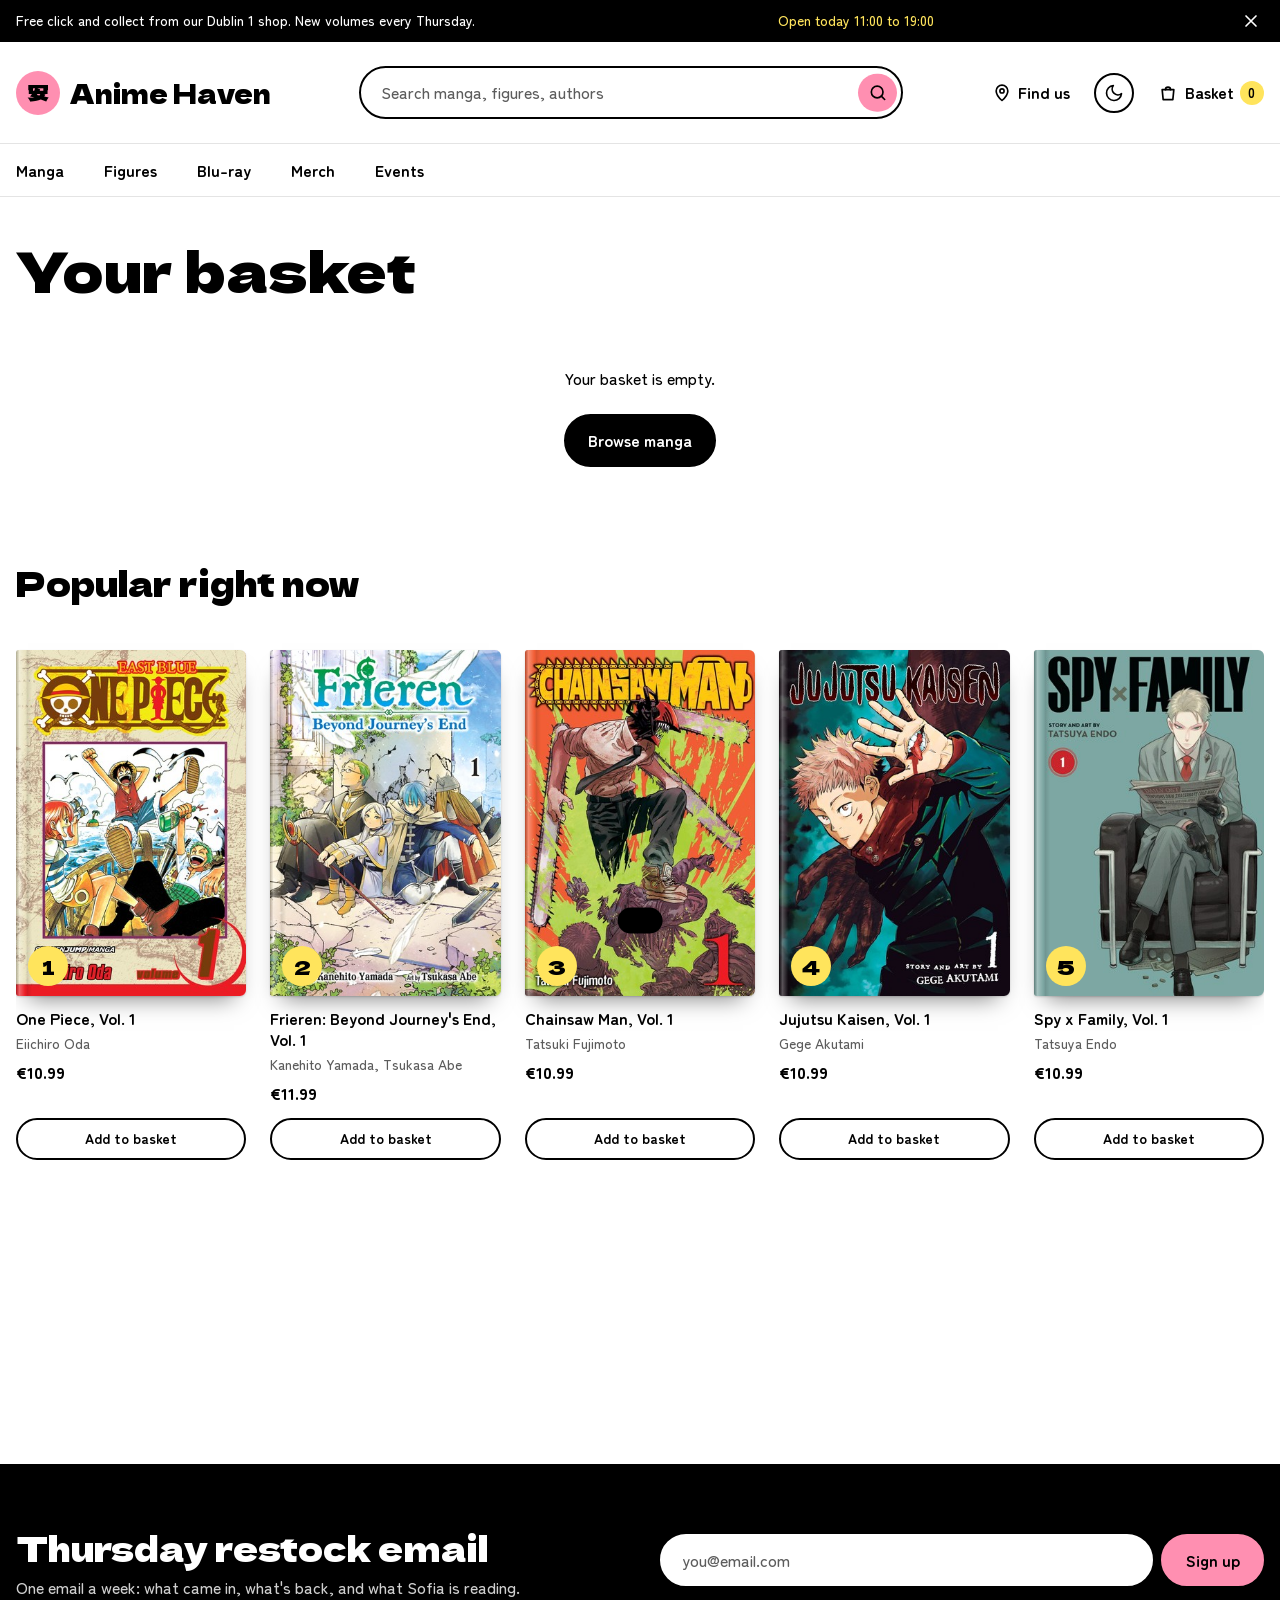
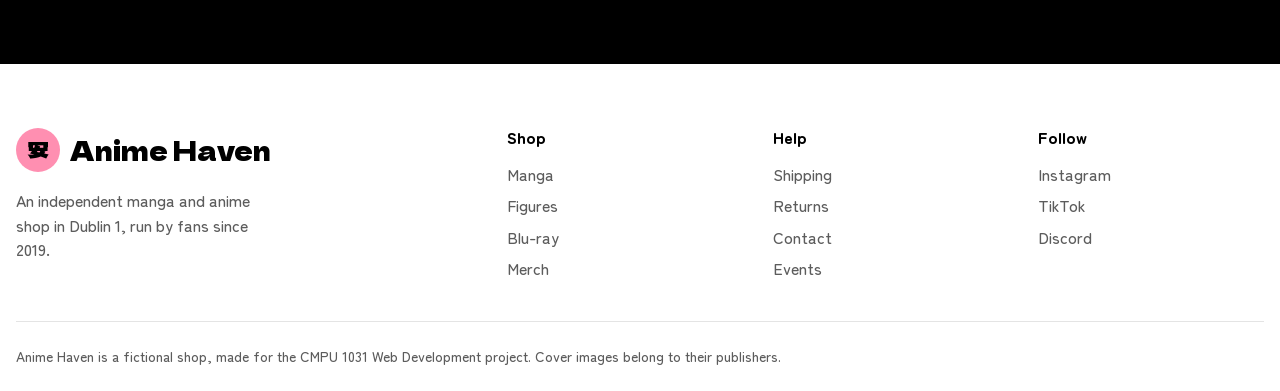
<file: anime-haven/basket.html>
<!DOCTYPE html>
<html lang="en">
<head>
  <meta charset="utf-8">
  <meta name="viewport" content="width=device-width, initial-scale=1">
  <title>Your basket | Anime Haven</title>
  <meta name="description" content="Review your basket at Anime Haven and reserve your order for free click and collect in Dublin 1.">

  <!-- Google Fonts: Dela Gothic One (big headings), Zen Maru Gothic (everything else), Kalam (Sofia's handwriting) -->
  <link rel="preconnect" href="https://fonts.googleapis.com">
  <link rel="preconnect" href="https://fonts.gstatic.com" crossorigin>
  <link rel="stylesheet" href="https://fonts.googleapis.com/css2?family=Dela+Gothic+One&amp;family=Kalam:wght@400;700&amp;family=Zen+Maru+Gothic:wght@500;700;900&amp;display=swap">

  <link rel="stylesheet" href="css/style.css">
  <!-- Runs before the page is drawn: dark mode and the closed promo bar -->
  <script src="js/settings.js"></script>
  <script src="js/main.js" defer></script>
</head>
<body>
  <a class="skip-link" href="#main">Skip to main content</a>

  <!-- ===================== HEADER (same on every page) ===================== -->
  <header class="site-header">
    <!-- Promo bar -->
    <div class="promo-bar">
      <div class="wrap promo-inner">
        <p>Free click and collect from our Dublin 1 shop. New volumes every Thursday.</p>
        <p class="promo-hours">Open today 11:00 to 19:00</p>
        <button class="promo-close" type="button">
          <svg class="icon" viewBox="0 0 24 24" aria-hidden="true"><path d="M6 6l12 12M18 6 6 18"/></svg>
          <span class="visually-hidden">Close this message</span>
        </button>
      </div>
    </div>

    <div class="wrap header-main">
      <!-- Logo: 安 (an) means "peaceful, safe" in Japanese, a little haven -->
      <a class="logo" href="index.html">
        <span class="logo-mark" aria-hidden="true">安</span>
        Anime Haven
      </a>

      <form class="search" action="manga.html" role="search">
        <label class="visually-hidden" for="search">Search manga, figures and authors</label>
        <input type="search" id="search" name="q" placeholder="Search manga, figures, authors">
        <button class="search-btn" type="submit">
          <svg class="icon" viewBox="0 0 24 24" aria-hidden="true"><circle cx="11" cy="11" r="7"/><path d="m20 20-4-4"/></svg>
          <span class="visually-hidden">Search</span>
        </button>
      </form>

      <a class="header-link" href="index.html#visit">
        <svg class="icon" viewBox="0 0 24 24" aria-hidden="true"><path d="M12 21s-7-6.2-7-11.5a7 7 0 0 1 14 0C19 14.8 12 21 12 21z"/><circle cx="12" cy="9.5" r="2.5"/></svg>
        Find us
      </a>

      <!-- Dark mode switch: settings.js flips it and remembers the choice -->
      <button class="theme-toggle" type="button" aria-pressed="false">
        <svg class="icon icon-moon" viewBox="0 0 24 24" aria-hidden="true"><path d="M21 12.8A9 9 0 1 1 11.2 3a7 7 0 0 0 9.8 9.8z"/></svg>
        <svg class="icon icon-sun" viewBox="0 0 24 24" aria-hidden="true"><circle cx="12" cy="12" r="4"/><path d="M12 2v2M12 20v2M4.9 4.9l1.4 1.4M17.7 17.7l1.4 1.4M2 12h2M20 12h2M4.9 19.1l1.4-1.4M17.7 6.3l1.4-1.4"/></svg>
        <span class="visually-hidden">Dark mode</span>
      </button>

      <!-- Basket: the number is filled in by main.js from the saved basket -->
      <a class="header-link basket-link" href="basket.html">
        <svg class="icon" viewBox="0 0 24 24" aria-hidden="true"><path d="M5 8h14l-1.2 12H6.2z"/><path d="M9 8a3 3 0 0 1 6 0"/></svg>
        Basket
        <span class="basket-count">0</span><span class="visually-hidden"> items</span>
      </a>

      <!-- Menu button: only visible on small screens -->
      <button class="menu-toggle" type="button" aria-expanded="false" aria-controls="site-nav">
        <svg class="icon" viewBox="0 0 24 24" aria-hidden="true"><path d="M4 7h16M4 12h16M4 17h16"/></svg>
        Menu
      </button>
    </div>

    <nav class="site-nav" id="site-nav" aria-label="Main">
      <ul class="wrap nav-list">
        <li><a href="manga.html">Manga</a></li>
        <li><a href="manga.html?cat=figures">Figures</a></li>
        <li><a href="manga.html?cat=blu-ray">Blu-ray</a></li>
        <li><a href="manga.html?cat=merch">Merch</a></li>
        <li><a href="events.html">Events</a></li>
      </ul>
    </nav>
  </header>

  <main id="main">
    <!-- ===================== 1. HEADING ===================== -->
    <div class="wrap page-head">
      <h1>Your basket</h1>
    </div>

    <!-- ===================== 2. ITEMS + ORDER SUMMARY (filled in by main.js) ===================== -->
    <div class="wrap basket-layout" id="basket-layout" hidden>
      <ul class="basket-list" id="basket-list"></ul>

      <aside class="order-summary" id="order-summary">
        <h2>Order summary</h2>
        <p class="summary-row"><span>Items</span><span id="summary-count">0</span></p>
        <p class="summary-row"><span>Subtotal</span><span id="summary-subtotal">€0.00</span></p>
        <p class="summary-row"><span>Delivery</span><span>Free click and collect</span></p>
        <p class="summary-row summary-total"><span>Total</span><span id="summary-total">€0.00</span></p>
        <button class="btn" id="checkout-btn" type="button">Checkout</button>
        <p class="summary-note">Pay in the shop when you collect. We'll hold your order for 7 days.</p>
      </aside>
    </div>

    <!-- ===================== 3. EMPTY STATE ===================== -->
    <div class="wrap basket-empty" id="basket-empty">
      <p>Your basket is empty.</p>
      <a class="btn" href="manga.html">Browse manga</a>

      <section class="section" aria-labelledby="popular-heading">
        <div class="section-head">
          <h2 id="popular-heading">Popular right now</h2>
        </div>
        <ol class="product-row product-row-5">
          <li class="product">
            <a class="product-link" href="product.html?id=one-piece-01">
              <span class="book"><img src="images/covers/one-piece-01.jpg" alt="" width="400" height="600" loading="lazy"><span class="rank">1</span></span>
              <span class="product-title">One Piece, Vol. 1</span>
            </a>
            <p class="product-author">Eiichiro Oda</p>
            <p class="product-price">€10.99</p>
            <button class="btn-add js-add" type="button" data-id="one-piece-01" data-title="One Piece, Vol. 1" data-price="10.99" data-cover="images/covers/one-piece-01.jpg">Add to basket<span class="visually-hidden">: One Piece, Vol. 1</span></button>
          </li>
          <li class="product">
            <a class="product-link" href="product.html?id=frieren-01">
              <span class="book"><img src="images/covers/frieren-01.jpg" alt="" width="400" height="600" loading="lazy"><span class="rank">2</span></span>
              <span class="product-title">Frieren: Beyond Journey's End, Vol. 1</span>
            </a>
            <p class="product-author">Kanehito Yamada, Tsukasa Abe</p>
            <p class="product-price">€11.99</p>
            <button class="btn-add js-add" type="button" data-id="frieren-01" data-title="Frieren: Beyond Journey's End, Vol. 1" data-price="11.99" data-cover="images/covers/frieren-01.jpg">Add to basket<span class="visually-hidden">: Frieren, Vol. 1</span></button>
          </li>
          <li class="product">
            <a class="product-link" href="product.html?id=chainsaw-man-01">
              <span class="book"><img src="images/covers/chainsaw-man-01.jpg" alt="" width="400" height="600" loading="lazy"><span class="rank">3</span></span>
              <span class="product-title">Chainsaw Man, Vol. 1</span>
            </a>
            <p class="product-author">Tatsuki Fujimoto</p>
            <p class="product-price">€10.99</p>
            <button class="btn-add js-add" type="button" data-id="chainsaw-man-01" data-title="Chainsaw Man, Vol. 1" data-price="10.99" data-cover="images/covers/chainsaw-man-01.jpg">Add to basket<span class="visually-hidden">: Chainsaw Man, Vol. 1</span></button>
          </li>
          <li class="product">
            <a class="product-link" href="product.html?id=jujutsu-kaisen-01">
              <span class="book"><img src="images/covers/jujutsu-kaisen-01.jpg" alt="" width="400" height="600" loading="lazy"><span class="rank">4</span></span>
              <span class="product-title">Jujutsu Kaisen, Vol. 1</span>
            </a>
            <p class="product-author">Gege Akutami</p>
            <p class="product-price">€10.99</p>
            <button class="btn-add js-add" type="button" data-id="jujutsu-kaisen-01" data-title="Jujutsu Kaisen, Vol. 1" data-price="10.99" data-cover="images/covers/jujutsu-kaisen-01.jpg">Add to basket<span class="visually-hidden">: Jujutsu Kaisen, Vol. 1</span></button>
          </li>
          <li class="product">
            <a class="product-link" href="product.html?id=spy-x-family-01">
              <span class="book"><img src="images/covers/spy-x-family-01.jpg" alt="" width="400" height="600" loading="lazy"><span class="rank">5</span></span>
              <span class="product-title">Spy x Family, Vol. 1</span>
            </a>
            <p class="product-author">Tatsuya Endo</p>
            <p class="product-price">€10.99</p>
            <button class="btn-add js-add" type="button" data-id="spy-x-family-01" data-title="Spy x Family, Vol. 1" data-price="10.99" data-cover="images/covers/spy-x-family-01.jpg">Add to basket<span class="visually-hidden">: Spy x Family, Vol. 1</span></button>
          </li>
        </ol>
      </section>
    </div>

    <!-- Template for one basket row, cloned and filled in by main.js -->
    <template id="basket-row">
      <li class="basket-row">
        <span class="book"><img src="" alt="" width="200" height="300" loading="lazy"></span>
        <div>
          <p class="basket-row-title"></p>
          <p class="basket-row-price"></p>
          <button class="basket-remove" type="button">Remove<span class="visually-hidden"></span></button>
        </div>
        <div class="basket-row-qty">
          <div class="qty-control">
            <button class="qty-btn" type="button" data-action="decrease">−<span class="visually-hidden"></span></button>
            <span class="qty-value">1</span>
            <button class="qty-btn" type="button" data-action="increase">+<span class="visually-hidden"></span></button>
          </div>
          <p class="basket-row-total"></p>
        </div>
      </li>
    </template>
  </main>

  <!-- ===================== NEWSLETTER + FOOTER (same on every page) ===================== -->
  <footer class="site-footer">
    <div class="band band-ink">
      <div class="wrap newsletter">
        <div>
          <h2>Thursday restock email</h2>
          <p>One email a week: what came in, what's back, and what Sofia is reading.</p>
        </div>
        <!-- No backend: main.js shows a thank-you message instead of sending -->
        <form class="signup" method="post">
          <label class="visually-hidden" for="signup-email">Email address</label>
          <input type="email" id="signup-email" name="email" placeholder="you@email.com" autocomplete="email" required>
          <button class="btn btn-sakura" type="submit">Sign up</button>
          <p class="signup-thanks" role="status"></p>
        </form>
      </div>
    </div>

    <div class="wrap footer-main">
      <div class="footer-brand">
        <p class="logo"><span class="logo-mark" aria-hidden="true">安</span>Anime Haven</p>
        <p>An independent manga and anime shop in Dublin 1, run by fans since 2019.</p>
      </div>

      <nav class="footer-col" aria-labelledby="footer-shop">
        <h2 id="footer-shop">Shop</h2>
        <ul>
          <li><a href="manga.html">Manga</a></li>
          <li><a href="manga.html?cat=figures">Figures</a></li>
          <li><a href="manga.html?cat=blu-ray">Blu-ray</a></li>
          <li><a href="manga.html?cat=merch">Merch</a></li>
        </ul>
      </nav>

      <nav class="footer-col" aria-labelledby="footer-help">
        <h2 id="footer-help">Help</h2>
        <ul>
          <li><a href="product.html#shipping">Shipping</a></li>
          <li><a href="product.html#returns">Returns</a></li>
          <li><a href="index.html#visit">Contact</a></li>
          <li><a href="events.html">Events</a></li>
        </ul>
      </nav>

      <nav class="footer-col" aria-labelledby="footer-follow">
        <h2 id="footer-follow">Follow</h2>
        <ul>
          <li><a href="https://www.instagram.com/">Instagram</a></li>
          <li><a href="https://www.tiktok.com/">TikTok</a></li>
          <li><a href="https://discord.com/">Discord</a></li>
        </ul>
      </nav>
    </div>

    <div class="wrap footer-bottom">
      <p>Anime Haven is a fictional shop, made for the CMPU 1031 Web Development project. Cover images belong to their publishers.</p>
    </div>
  </footer>
</body>
</html>
</file>
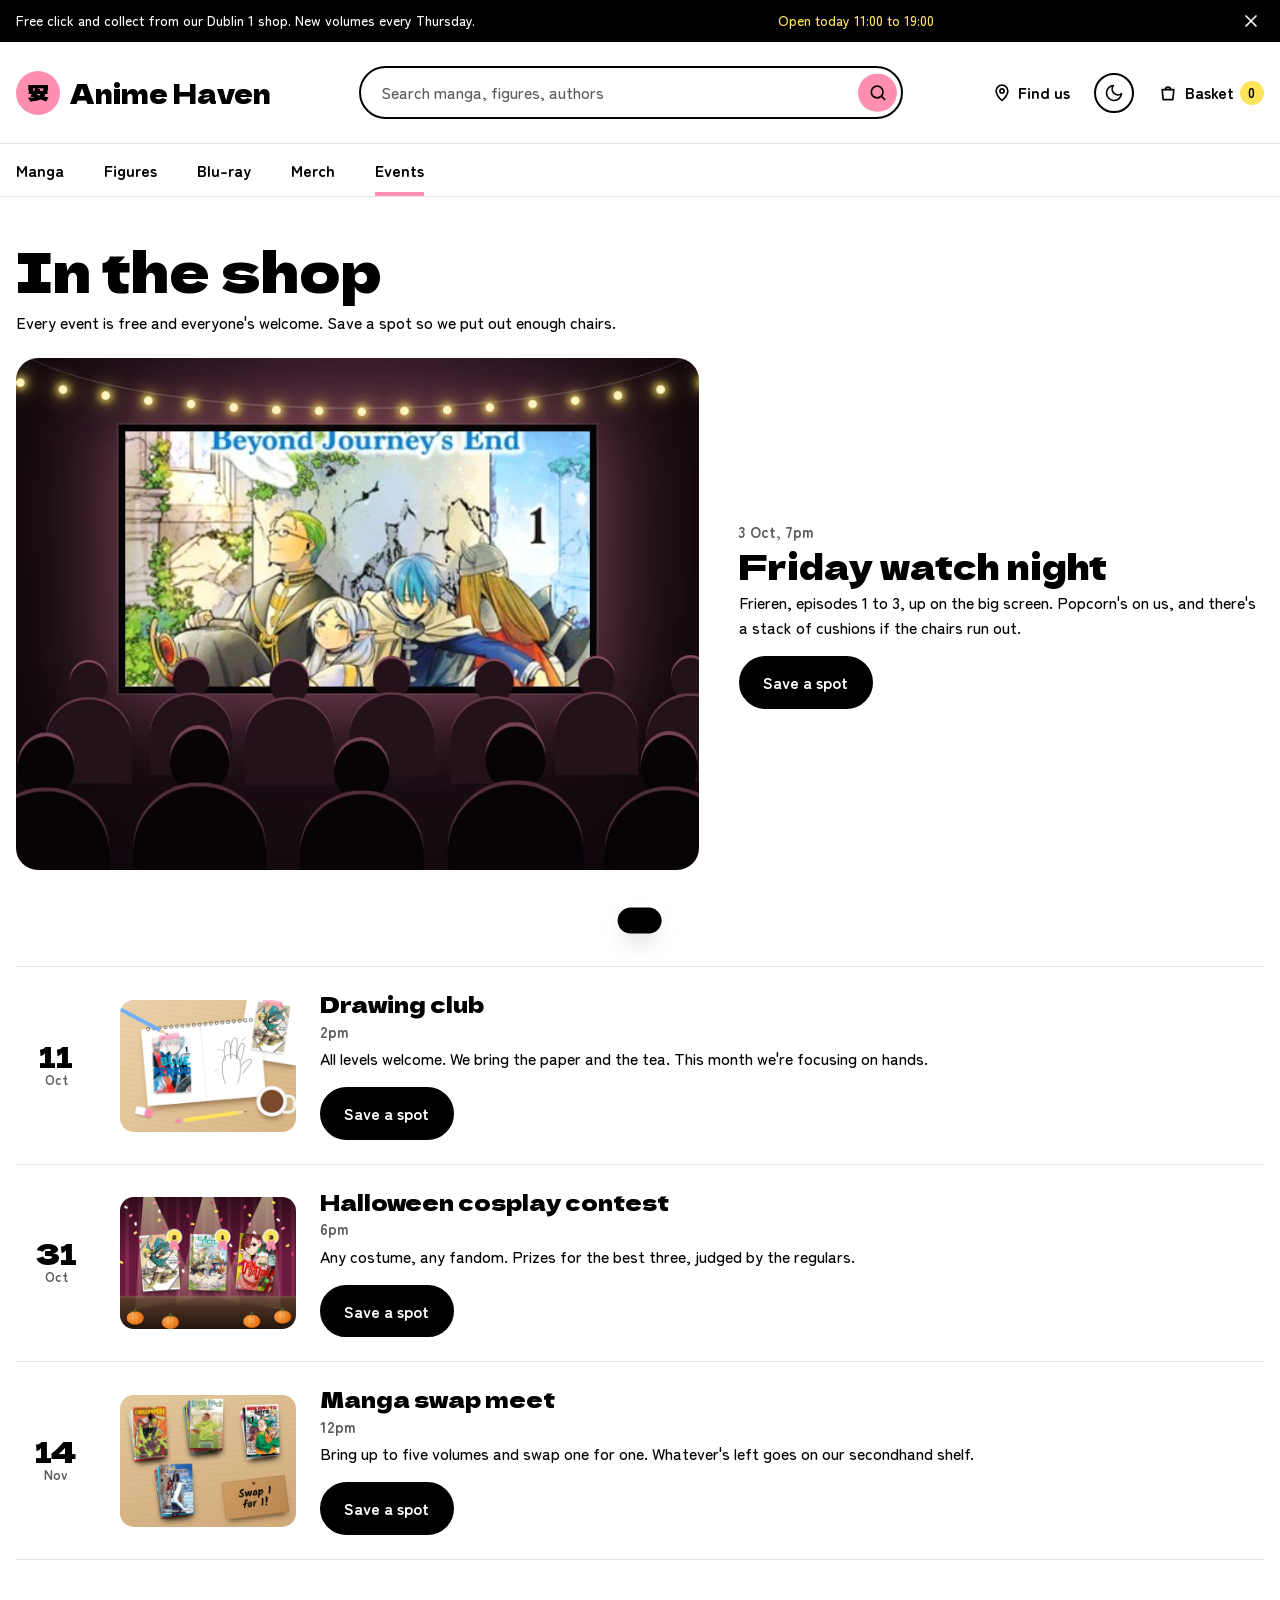
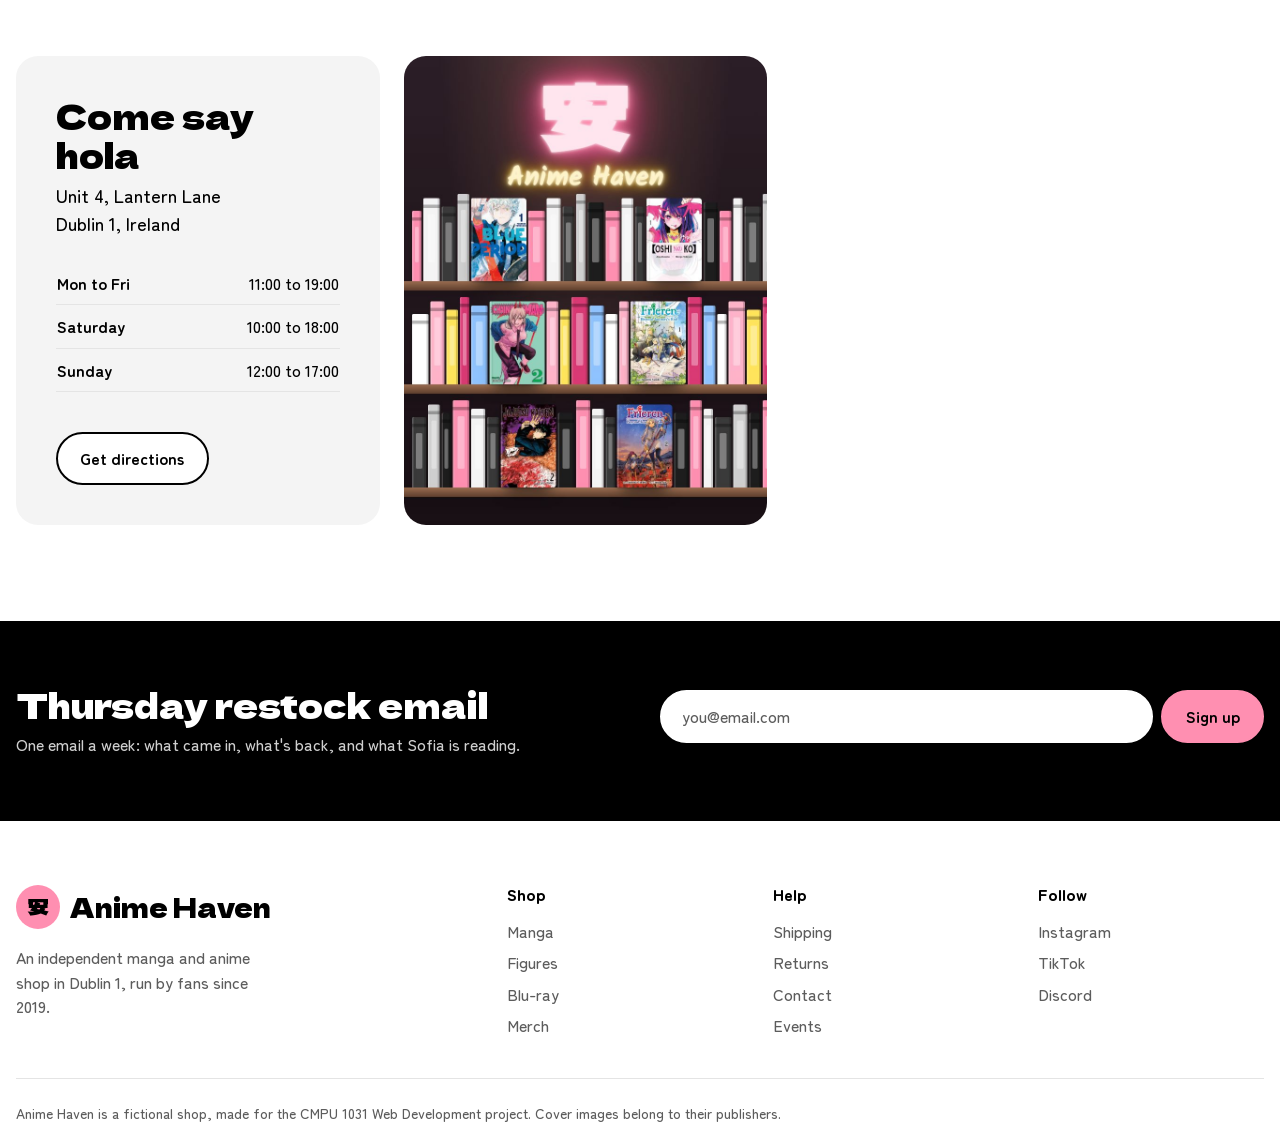
<file: anime-haven/events.html>
<!DOCTYPE html>
<html lang="en">
<head>
  <meta charset="utf-8">
  <meta name="viewport" content="width=device-width, initial-scale=1">
  <title>Events | Anime Haven</title>
  <meta name="description" content="Free events at Anime Haven in Dublin 1: watch nights, drawing club, cosplay contests and more. Everyone's welcome.">

  <!-- Google Fonts: Dela Gothic One (big headings), Zen Maru Gothic (everything else), Kalam (Sofia's handwriting) -->
  <link rel="preconnect" href="https://fonts.googleapis.com">
  <link rel="preconnect" href="https://fonts.gstatic.com" crossorigin>
  <link rel="stylesheet" href="https://fonts.googleapis.com/css2?family=Dela+Gothic+One&amp;family=Kalam:wght@400;700&amp;family=Zen+Maru+Gothic:wght@500;700;900&amp;display=swap">

  <link rel="stylesheet" href="css/style.css">
  <!-- Runs before the page is drawn: dark mode and the closed promo bar -->
  <script src="js/settings.js"></script>
  <script src="js/main.js" defer></script>
</head>
<body>
  <a class="skip-link" href="#main">Skip to main content</a>

  <!-- ===================== HEADER (same on every page) ===================== -->
  <header class="site-header">
    <!-- Promo bar -->
    <div class="promo-bar">
      <div class="wrap promo-inner">
        <p>Free click and collect from our Dublin 1 shop. New volumes every Thursday.</p>
        <p class="promo-hours">Open today 11:00 to 19:00</p>
        <button class="promo-close" type="button">
          <svg class="icon" viewBox="0 0 24 24" aria-hidden="true"><path d="M6 6l12 12M18 6 6 18"/></svg>
          <span class="visually-hidden">Close this message</span>
        </button>
      </div>
    </div>

    <div class="wrap header-main">
      <!-- Logo: 安 (an) means "peaceful, safe" in Japanese, a little haven -->
      <a class="logo" href="index.html">
        <span class="logo-mark" aria-hidden="true">安</span>
        Anime Haven
      </a>

      <form class="search" action="manga.html" role="search">
        <label class="visually-hidden" for="search">Search manga, figures and authors</label>
        <input type="search" id="search" name="q" placeholder="Search manga, figures, authors">
        <button class="search-btn" type="submit">
          <svg class="icon" viewBox="0 0 24 24" aria-hidden="true"><circle cx="11" cy="11" r="7"/><path d="m20 20-4-4"/></svg>
          <span class="visually-hidden">Search</span>
        </button>
      </form>

      <a class="header-link" href="index.html#visit">
        <svg class="icon" viewBox="0 0 24 24" aria-hidden="true"><path d="M12 21s-7-6.2-7-11.5a7 7 0 0 1 14 0C19 14.8 12 21 12 21z"/><circle cx="12" cy="9.5" r="2.5"/></svg>
        Find us
      </a>

      <!-- Dark mode switch: settings.js flips it and remembers the choice -->
      <button class="theme-toggle" type="button" aria-pressed="false">
        <svg class="icon icon-moon" viewBox="0 0 24 24" aria-hidden="true"><path d="M21 12.8A9 9 0 1 1 11.2 3a7 7 0 0 0 9.8 9.8z"/></svg>
        <svg class="icon icon-sun" viewBox="0 0 24 24" aria-hidden="true"><circle cx="12" cy="12" r="4"/><path d="M12 2v2M12 20v2M4.9 4.9l1.4 1.4M17.7 17.7l1.4 1.4M2 12h2M20 12h2M4.9 19.1l1.4-1.4M17.7 6.3l1.4-1.4"/></svg>
        <span class="visually-hidden">Dark mode</span>
      </button>

      <!-- Basket: the number is filled in by main.js from the saved basket -->
      <a class="header-link basket-link" href="basket.html">
        <svg class="icon" viewBox="0 0 24 24" aria-hidden="true"><path d="M5 8h14l-1.2 12H6.2z"/><path d="M9 8a3 3 0 0 1 6 0"/></svg>
        Basket
        <span class="basket-count">0</span><span class="visually-hidden"> items</span>
      </a>

      <!-- Menu button: only visible on small screens -->
      <button class="menu-toggle" type="button" aria-expanded="false" aria-controls="site-nav">
        <svg class="icon" viewBox="0 0 24 24" aria-hidden="true"><path d="M4 7h16M4 12h16M4 17h16"/></svg>
        Menu
      </button>
    </div>

    <nav class="site-nav" id="site-nav" aria-label="Main">
      <ul class="wrap nav-list">
        <li><a href="manga.html">Manga</a></li>
        <li><a href="manga.html?cat=figures">Figures</a></li>
        <li><a href="manga.html?cat=blu-ray">Blu-ray</a></li>
        <li><a href="manga.html?cat=merch">Merch</a></li>
        <li><a href="events.html" aria-current="page">Events</a></li>
      </ul>
    </nav>
  </header>

  <main id="main">
    <!-- ===================== 1. HEADING ===================== -->
    <div class="wrap page-head">
      <h1>In the shop</h1>
      <p>Every event is free and everyone's welcome. Save a spot so we put out enough chairs.</p>
    </div>

    <!-- ===================== 2. FEATURED NEXT EVENT ===================== -->
    <section class="wrap event-featured" aria-labelledby="featured-heading">
      <img src="images/photos/watch-night.jpg" alt="Frieren playing on the shop's big screen, with rows of fans watching" width="800" height="600">
      <div>
        <p class="event-date"><time datetime="10-03">3 Oct</time>, 7pm</p>
        <h2 id="featured-heading">Friday watch night</h2>
        <p>Frieren, episodes 1 to 3, up on the big screen. Popcorn's on us, and there's a stack of cushions if the chairs run out.</p>
        <button class="btn reserve-btn" type="button" data-event="Friday watch night">Save a spot<span class="visually-hidden">: Friday watch night</span></button>
      </div>
    </section>

    <!-- ===================== 3. UPCOMING EVENTS ===================== -->
    <ul class="wrap event-list" aria-label="Upcoming events">
      <li class="event-row">
        <div class="event-day-block">
          <time datetime="10-11">
            <span class="event-day-num">11</span>
            <span class="event-day-month">Oct</span>
          </time>
        </div>
        <img src="images/photos/drawing-club.jpg" alt="A sketchbook with a pencil study of a hand, Blue Period taped in as reference, pencils and a mug of tea" width="800" height="600" loading="lazy">
        <div class="event-row-body">
          <h2>Drawing club</h2>
          <p class="event-date">2pm</p>
          <p>All levels welcome. We bring the paper and the tea. This month we're focusing on hands.</p>
          <button class="btn reserve-btn" type="button" data-event="Drawing club">Save a spot<span class="visually-hidden">: Drawing club</span></button>
        </div>
      </li>

      <li class="event-row">
        <div class="event-day-block">
          <time datetime="10-31">
            <span class="event-day-num">31</span>
            <span class="event-day-month">Oct</span>
          </time>
        </div>
        <img src="images/photos/cosplay.jpg" alt="The shop stage under spotlights, with pumpkins, confetti and last year's top three entries wearing rosettes" width="800" height="600" loading="lazy">
        <div class="event-row-body">
          <h2>Halloween cosplay contest</h2>
          <p class="event-date">6pm</p>
          <p>Any costume, any fandom. Prizes for the best three, judged by the regulars.</p>
          <button class="btn reserve-btn" type="button" data-event="Halloween cosplay contest">Save a spot<span class="visually-hidden">: Halloween cosplay contest</span></button>
        </div>
      </li>

      <li class="event-row">
        <div class="event-day-block">
          <time datetime="11-14">
            <span class="event-day-num">14</span>
            <span class="event-day-month">Nov</span>
          </time>
        </div>
        <img src="images/photos/swap-meet.jpg" alt="Piles of manga on a table next to a cardboard sign reading Swap 1 for 1" width="800" height="600" loading="lazy">
        <div class="event-row-body">
          <h2>Manga swap meet</h2>
          <p class="event-date">12pm</p>
          <p>Bring up to five volumes and swap one for one. Whatever's left goes on our secondhand shelf.</p>
          <button class="btn reserve-btn" type="button" data-event="Manga swap meet">Save a spot<span class="visually-hidden">: Manga swap meet</span></button>
        </div>
      </li>
    </ul>

    <!-- ===================== 4. COME SAY HOLA: address, hours, photo, map ===================== -->
    <section class="wrap section visit" id="visit" aria-labelledby="visit-heading">
      <div class="visit-info">
        <h2 id="visit-heading">Come say hola</h2>
        <address>Unit 4, Lantern Lane<br>Dublin 1, Ireland</address>

        <table class="hours">
          <caption class="visually-hidden">Opening hours</caption>
          <tbody>
            <tr><th scope="row">Mon to Fri</th><td>11:00 to 19:00</td></tr>
            <tr><th scope="row">Saturday</th><td>10:00 to 18:00</td></tr>
            <tr><th scope="row">Sunday</th><td>12:00 to 17:00</td></tr>
          </tbody>
        </table>

        <a class="btn btn-light" href="https://www.openstreetmap.org/?mlat=53.3490&amp;mlon=-6.2640#map=17/53.3490/-6.2640">Get directions</a>
      </div>

      <img class="visit-photo" src="images/photos/shop.jpg" alt="Inside Anime Haven: tall shelves of manga and a pink neon sign" width="800" height="1000" loading="lazy">

      <!-- Live map from OpenStreetMap (needs an internet connection) -->
      <iframe class="visit-map" title="Map of Anime Haven in Dublin 1" src="https://www.openstreetmap.org/export/embed.html?bbox=-6.2700%2C53.3465%2C-6.2580%2C53.3515&amp;layer=mapnik&amp;marker=53.3490%2C-6.2640" loading="lazy"></iframe>
    </section>
  </main>

  <!-- ===================== NEWSLETTER + FOOTER (same on every page) ===================== -->
  <footer class="site-footer">
    <div class="band band-ink">
      <div class="wrap newsletter">
        <div>
          <h2>Thursday restock email</h2>
          <p>One email a week: what came in, what's back, and what Sofia is reading.</p>
        </div>
        <!-- No backend: main.js shows a thank-you message instead of sending -->
        <form class="signup" method="post">
          <label class="visually-hidden" for="signup-email">Email address</label>
          <input type="email" id="signup-email" name="email" placeholder="you@email.com" autocomplete="email" required>
          <button class="btn btn-sakura" type="submit">Sign up</button>
          <p class="signup-thanks" role="status"></p>
        </form>
      </div>
    </div>

    <div class="wrap footer-main">
      <div class="footer-brand">
        <p class="logo"><span class="logo-mark" aria-hidden="true">安</span>Anime Haven</p>
        <p>An independent manga and anime shop in Dublin 1, run by fans since 2019.</p>
      </div>

      <nav class="footer-col" aria-labelledby="footer-shop">
        <h2 id="footer-shop">Shop</h2>
        <ul>
          <li><a href="manga.html">Manga</a></li>
          <li><a href="manga.html?cat=figures">Figures</a></li>
          <li><a href="manga.html?cat=blu-ray">Blu-ray</a></li>
          <li><a href="manga.html?cat=merch">Merch</a></li>
        </ul>
      </nav>

      <nav class="footer-col" aria-labelledby="footer-help">
        <h2 id="footer-help">Help</h2>
        <ul>
          <li><a href="product.html#shipping">Shipping</a></li>
          <li><a href="product.html#returns">Returns</a></li>
          <li><a href="index.html#visit">Contact</a></li>
          <li><a href="events.html">Events</a></li>
        </ul>
      </nav>

      <nav class="footer-col" aria-labelledby="footer-follow">
        <h2 id="footer-follow">Follow</h2>
        <ul>
          <li><a href="https://www.instagram.com/">Instagram</a></li>
          <li><a href="https://www.tiktok.com/">TikTok</a></li>
          <li><a href="https://discord.com/">Discord</a></li>
        </ul>
      </nav>
    </div>

    <div class="wrap footer-bottom">
      <p>Anime Haven is a fictional shop, made for the CMPU 1031 Web Development project. Cover images belong to their publishers.</p>
    </div>
  </footer>
</body>
</html>
</file>
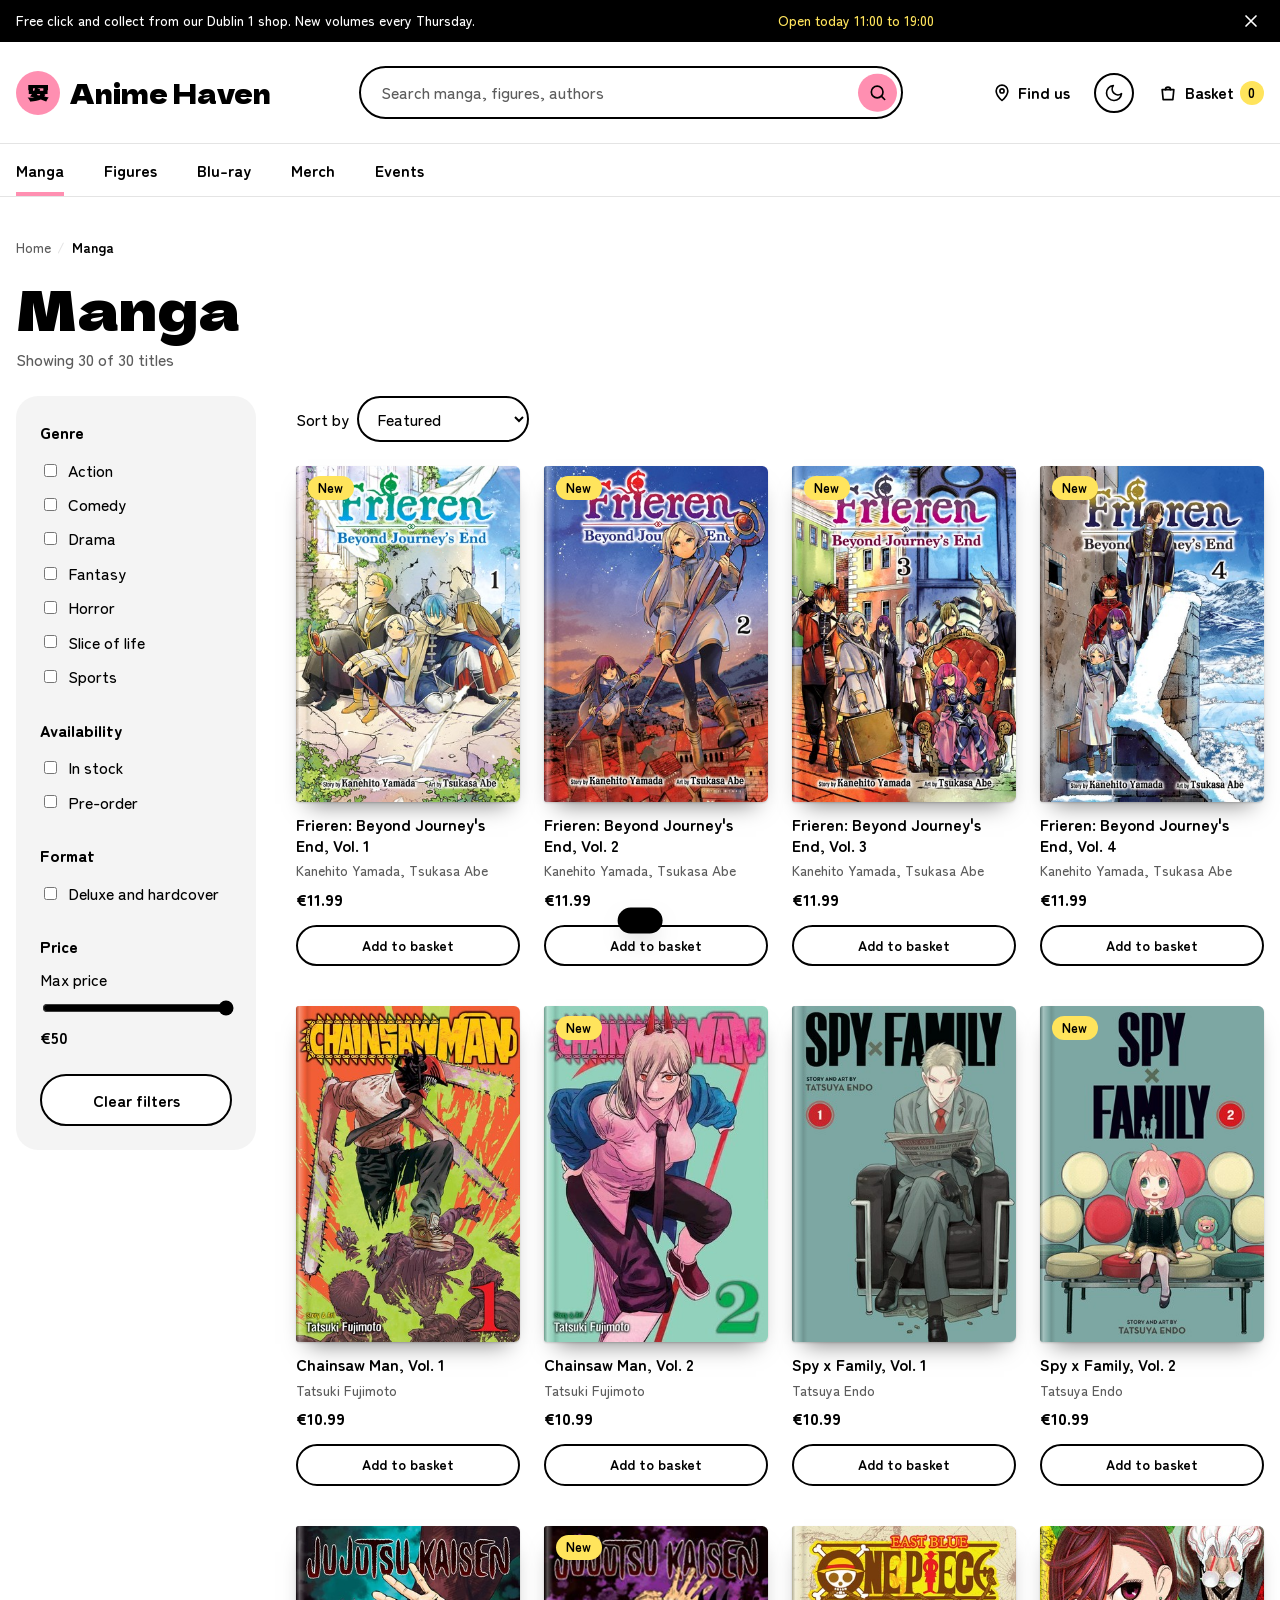
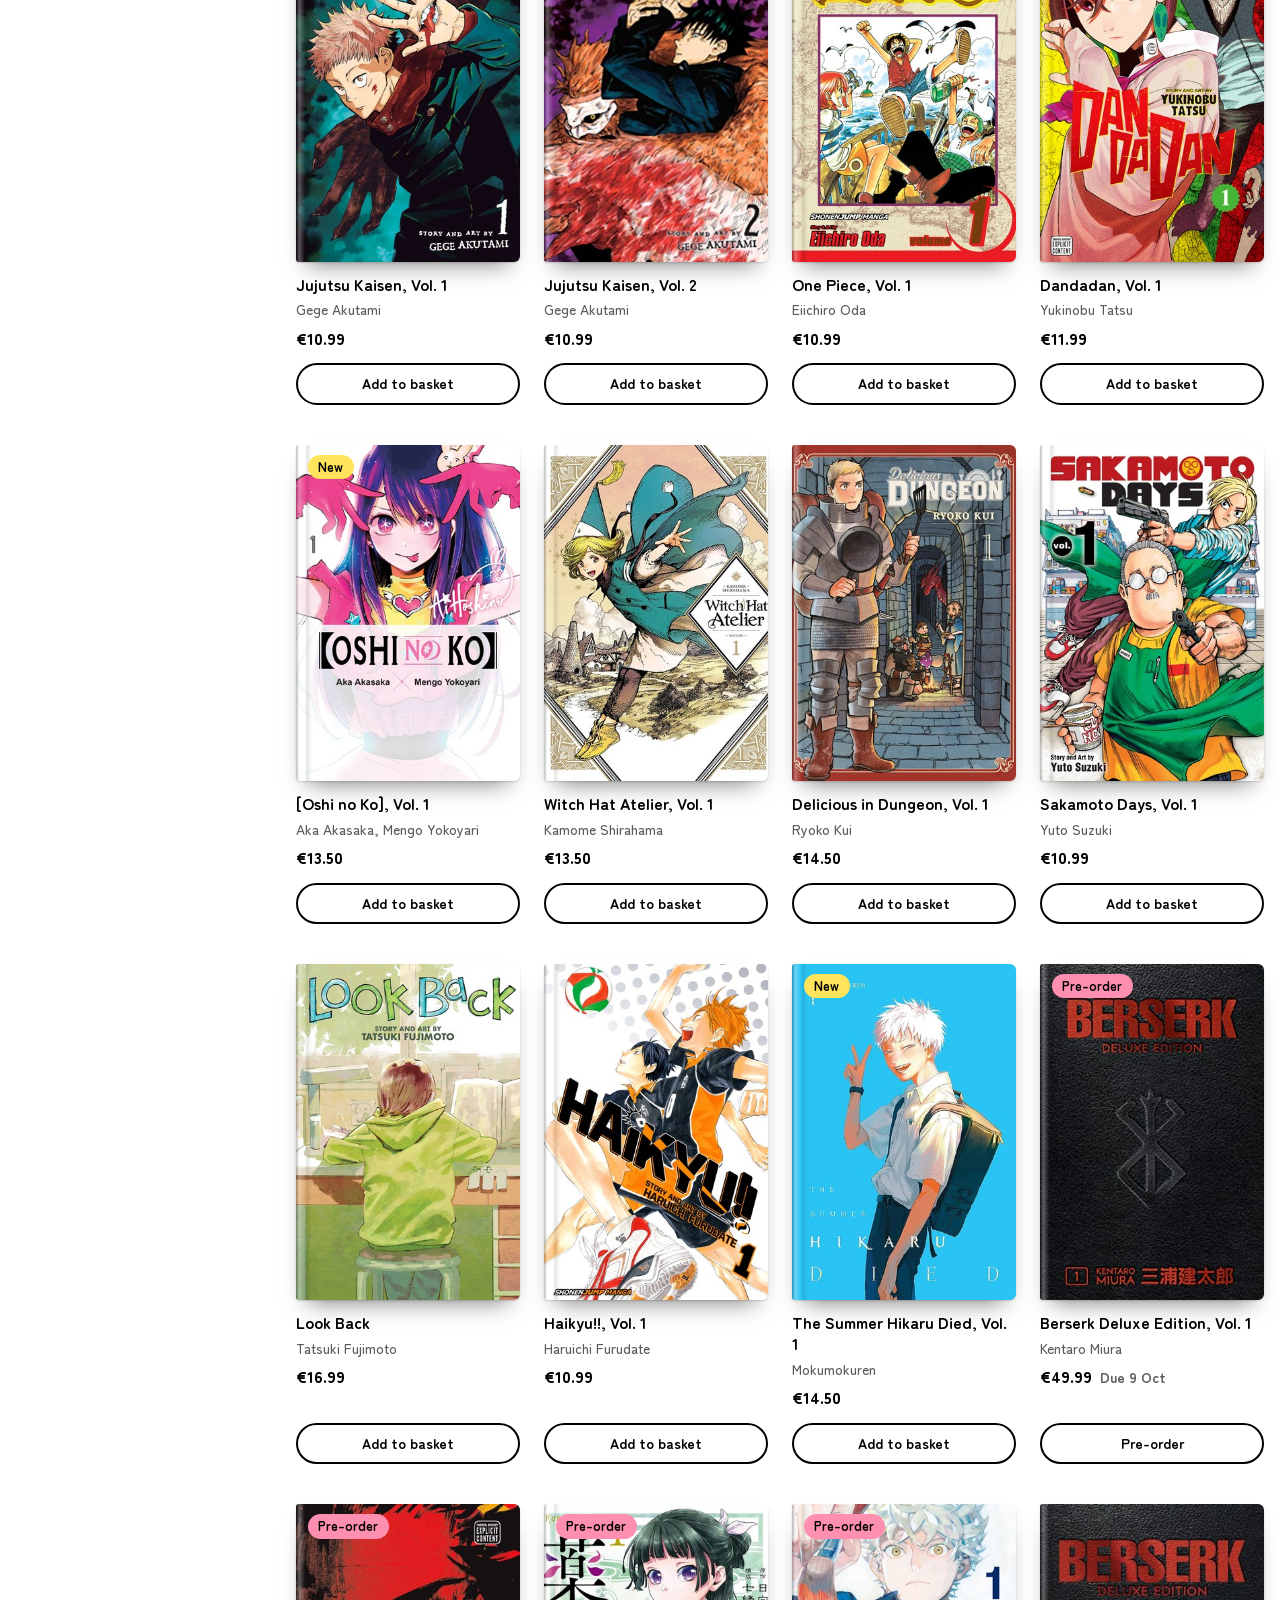
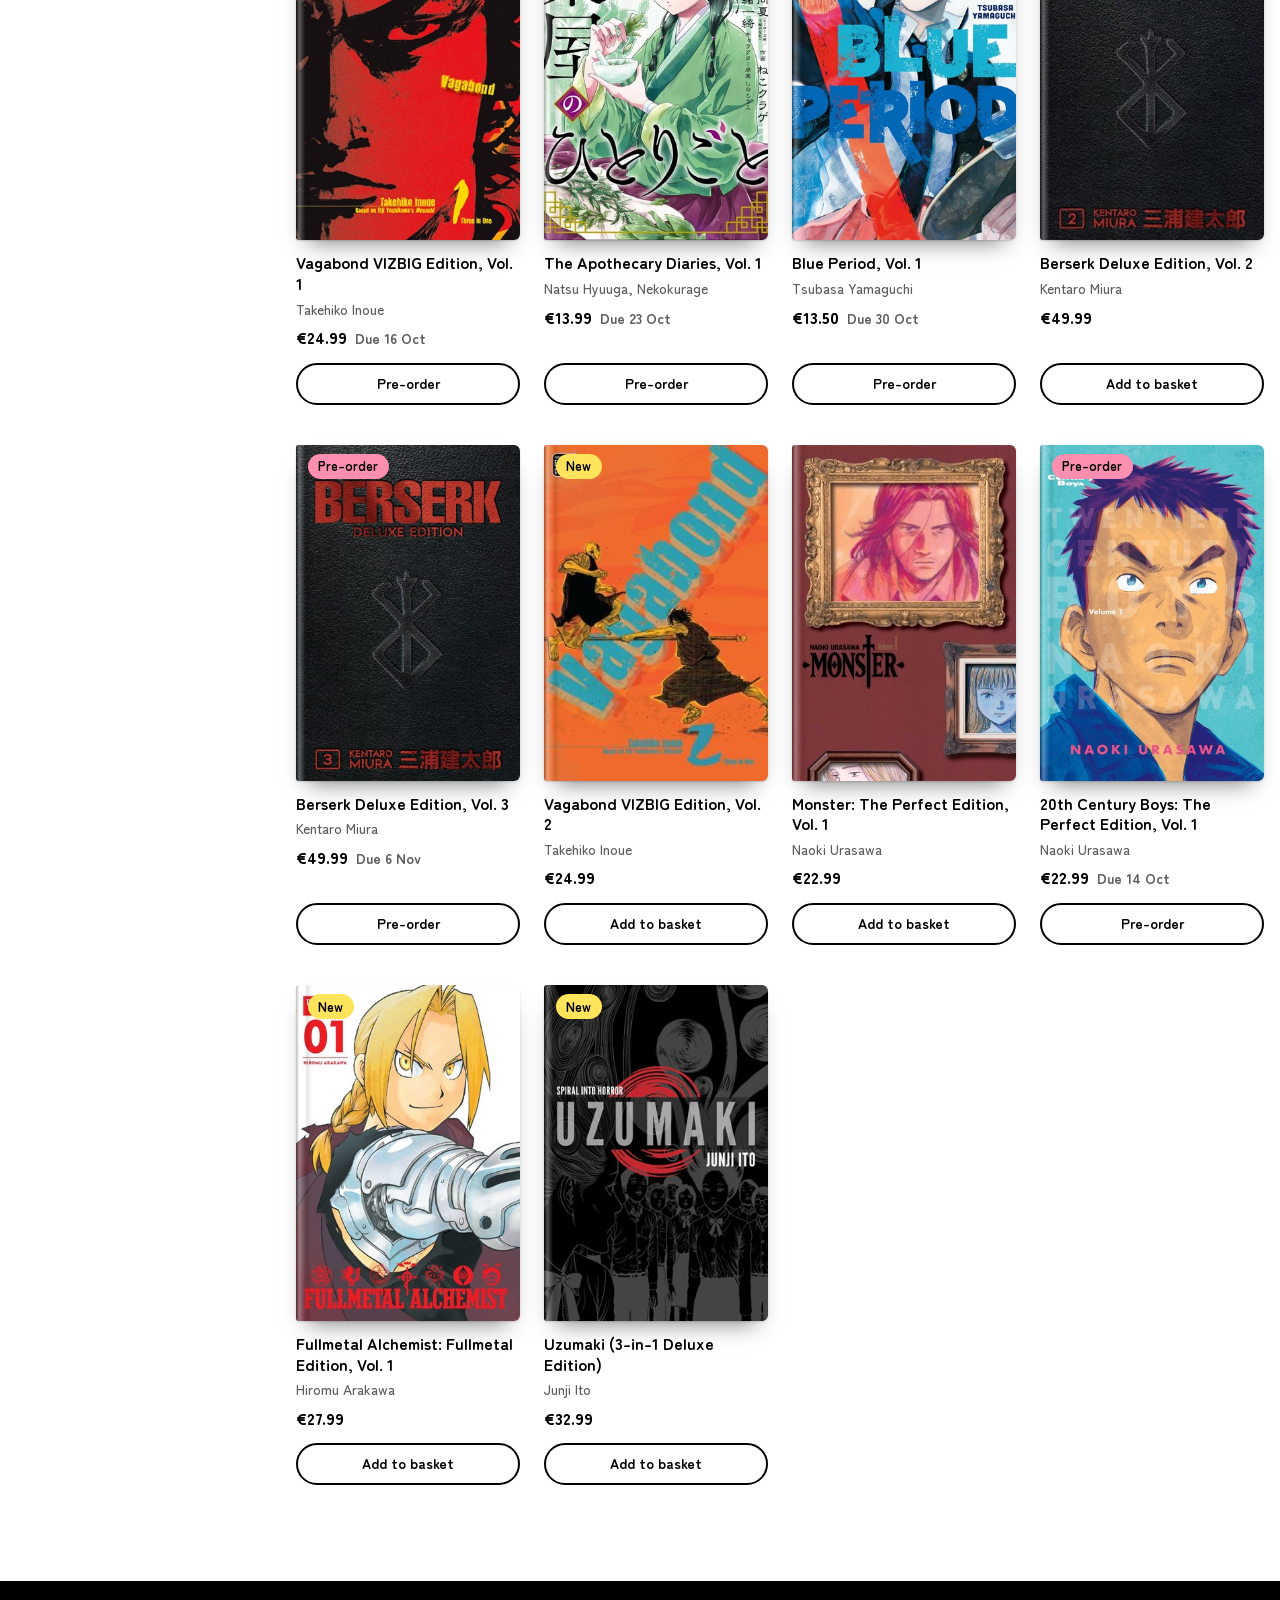
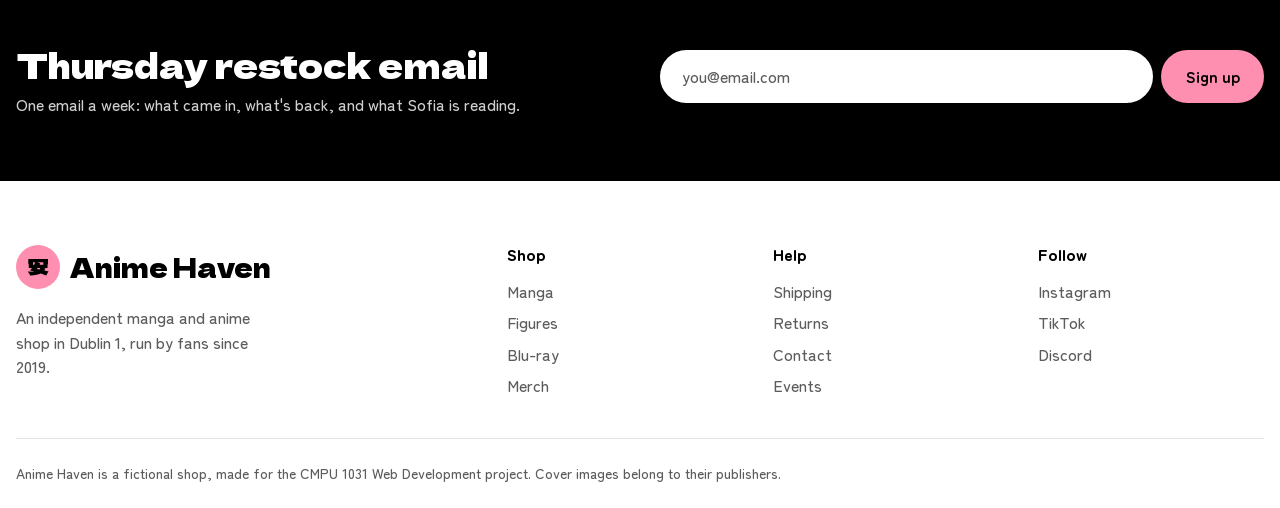
<file: anime-haven/manga.html>
<!DOCTYPE html>
<html lang="en">
<head>
  <meta charset="utf-8">
  <meta name="viewport" content="width=device-width, initial-scale=1">
  <title>Manga | Anime Haven</title>
  <meta name="description" content="Browse every manga volume in stock at Anime Haven, our Dublin 1 shop. Filter by genre, availability and price.">

  <!-- Google Fonts: Dela Gothic One (big headings), Zen Maru Gothic (everything else), Kalam (Sofia's handwriting) -->
  <link rel="preconnect" href="https://fonts.googleapis.com">
  <link rel="preconnect" href="https://fonts.gstatic.com" crossorigin>
  <link rel="stylesheet" href="https://fonts.googleapis.com/css2?family=Dela+Gothic+One&amp;family=Kalam:wght@400;700&amp;family=Zen+Maru+Gothic:wght@500;700;900&amp;display=swap">

  <link rel="stylesheet" href="css/style.css">
  <!-- Runs before the page is drawn: dark mode and the closed promo bar -->
  <script src="js/settings.js"></script>
  <script src="js/books.js" defer></script>
  <script src="js/main.js" defer></script>
</head>
<body>
  <a class="skip-link" href="#main">Skip to main content</a>

  <!-- ===================== HEADER (same on every page) ===================== -->
  <header class="site-header">
    <!-- Promo bar -->
    <div class="promo-bar">
      <div class="wrap promo-inner">
        <p>Free click and collect from our Dublin 1 shop. New volumes every Thursday.</p>
        <p class="promo-hours">Open today 11:00 to 19:00</p>
        <button class="promo-close" type="button">
          <svg class="icon" viewBox="0 0 24 24" aria-hidden="true"><path d="M6 6l12 12M18 6 6 18"/></svg>
          <span class="visually-hidden">Close this message</span>
        </button>
      </div>
    </div>

    <div class="wrap header-main">
      <!-- Logo: 安 (an) means "peaceful, safe" in Japanese, a little haven -->
      <a class="logo" href="index.html">
        <span class="logo-mark" aria-hidden="true">安</span>
        Anime Haven
      </a>

      <form class="search" action="manga.html" role="search">
        <label class="visually-hidden" for="search">Search manga, figures and authors</label>
        <input type="search" id="search" name="q" placeholder="Search manga, figures, authors">
        <button class="search-btn" type="submit">
          <svg class="icon" viewBox="0 0 24 24" aria-hidden="true"><circle cx="11" cy="11" r="7"/><path d="m20 20-4-4"/></svg>
          <span class="visually-hidden">Search</span>
        </button>
      </form>

      <a class="header-link" href="index.html#visit">
        <svg class="icon" viewBox="0 0 24 24" aria-hidden="true"><path d="M12 21s-7-6.2-7-11.5a7 7 0 0 1 14 0C19 14.8 12 21 12 21z"/><circle cx="12" cy="9.5" r="2.5"/></svg>
        Find us
      </a>

      <!-- Dark mode switch: settings.js flips it and remembers the choice -->
      <button class="theme-toggle" type="button" aria-pressed="false">
        <svg class="icon icon-moon" viewBox="0 0 24 24" aria-hidden="true"><path d="M21 12.8A9 9 0 1 1 11.2 3a7 7 0 0 0 9.8 9.8z"/></svg>
        <svg class="icon icon-sun" viewBox="0 0 24 24" aria-hidden="true"><circle cx="12" cy="12" r="4"/><path d="M12 2v2M12 20v2M4.9 4.9l1.4 1.4M17.7 17.7l1.4 1.4M2 12h2M20 12h2M4.9 19.1l1.4-1.4M17.7 6.3l1.4-1.4"/></svg>
        <span class="visually-hidden">Dark mode</span>
      </button>

      <!-- Basket: the number is filled in by main.js from the saved basket -->
      <a class="header-link basket-link" href="basket.html">
        <svg class="icon" viewBox="0 0 24 24" aria-hidden="true"><path d="M5 8h14l-1.2 12H6.2z"/><path d="M9 8a3 3 0 0 1 6 0"/></svg>
        Basket
        <span class="basket-count">0</span><span class="visually-hidden"> items</span>
      </a>

      <!-- Menu button: only visible on small screens -->
      <button class="menu-toggle" type="button" aria-expanded="false" aria-controls="site-nav">
        <svg class="icon" viewBox="0 0 24 24" aria-hidden="true"><path d="M4 7h16M4 12h16M4 17h16"/></svg>
        Menu
      </button>
    </div>

    <nav class="site-nav" id="site-nav" aria-label="Main">
      <ul class="wrap nav-list">
        <li><a href="manga.html" aria-current="page">Manga</a></li>
        <li><a href="manga.html?cat=figures">Figures</a></li>
        <li><a href="manga.html?cat=blu-ray">Blu-ray</a></li>
        <li><a href="manga.html?cat=merch">Merch</a></li>
        <li><a href="events.html">Events</a></li>
      </ul>
    </nav>
  </header>

  <main id="main">
    <!-- ===================== 1. BREADCRUMB + HEADING ===================== -->
    <div class="wrap page-head">
      <nav aria-label="Breadcrumb">
        <ol class="breadcrumb">
          <li><a href="index.html">Home</a></li>
          <li aria-current="page" id="breadcrumb-current">Manga</li>
        </ol>
      </nav>
      <h1 id="page-heading">Manga</h1>
      <p class="result-count" id="result-count" aria-live="polite">Showing 30 of 30 titles</p>
    </div>

    <!-- ===================== 2. FILTERS + PRODUCT GRID ===================== -->
    <div class="wrap category-layout" id="category-layout">
      <aside>
        <form id="filters" class="filters">
          <fieldset>
            <legend>Genre</legend>
            <div class="filter-choice"><input type="checkbox" id="genre-action" name="genre" value="action"><label for="genre-action">Action</label></div>
            <div class="filter-choice"><input type="checkbox" id="genre-comedy" name="genre" value="comedy"><label for="genre-comedy">Comedy</label></div>
            <div class="filter-choice"><input type="checkbox" id="genre-drama" name="genre" value="drama"><label for="genre-drama">Drama</label></div>
            <div class="filter-choice"><input type="checkbox" id="genre-fantasy" name="genre" value="fantasy"><label for="genre-fantasy">Fantasy</label></div>
            <div class="filter-choice"><input type="checkbox" id="genre-horror" name="genre" value="horror"><label for="genre-horror">Horror</label></div>
            <div class="filter-choice"><input type="checkbox" id="genre-slice-of-life" name="genre" value="slice-of-life"><label for="genre-slice-of-life">Slice of life</label></div>
            <div class="filter-choice"><input type="checkbox" id="genre-sports" name="genre" value="sports"><label for="genre-sports">Sports</label></div>
          </fieldset>

          <fieldset>
            <legend>Availability</legend>
            <div class="filter-choice"><input type="checkbox" id="avail-in-stock" name="availability" value="in-stock"><label for="avail-in-stock">In stock</label></div>
            <div class="filter-choice"><input type="checkbox" id="avail-pre-order" name="availability" value="pre-order"><label for="avail-pre-order">Pre-order</label></div>
          </fieldset>

          <!-- Hidden on the figures, Blu-ray and merch pages (main.js block 5) -->
          <fieldset id="format-filter">
            <legend>Format</legend>
            <div class="filter-choice"><input type="checkbox" id="format-deluxe" name="format" value="deluxe"><label for="format-deluxe">Deluxe and hardcover</label></div>
          </fieldset>

          <fieldset>
            <legend>Price</legend>
            <div class="price-field">
              <label for="max-price">Max price</label>
              <input type="range" id="max-price" min="10" max="50" step="1" value="50">
              <output for="max-price">€50</output>
            </div>
          </fieldset>

          <button class="btn btn-light filters-clear" type="reset">Clear filters</button>
        </form>
      </aside>

      <div>
        <div class="sort-row">
          <label for="sort">Sort by</label>
          <select id="sort">
            <option value="featured">Featured</option>
            <option value="newest">Newest</option>
            <option value="price-asc">Price: low to high</option>
            <option value="price-desc">Price: high to low</option>
            <option value="az">A to Z</option>
          </select>
        </div>

        <ul class="product-grid" id="product-grid">
          <li class="product" data-genres="fantasy drama" data-status="in-stock" data-price="11.99" data-date="2026-09-18" data-title="Frieren: Beyond Journey's End, Vol. 1">
            <a class="product-link" href="product.html?id=frieren-01">
              <span class="book"><img src="images/covers/frieren-01.jpg" alt="" width="400" height="600" loading="lazy"><span class="badge badge-sun">New</span></span>
              <span class="product-title">Frieren: Beyond Journey's End, Vol. 1</span>
            </a>
            <p class="product-author">Kanehito Yamada, Tsukasa Abe</p>
            <p class="product-price">€11.99</p>
            <button class="btn-add js-add" type="button" data-id="frieren-01" data-title="Frieren: Beyond Journey's End, Vol. 1" data-price="11.99" data-cover="images/covers/frieren-01.jpg">Add to basket<span class="visually-hidden">: Frieren: Beyond Journey's End, Vol. 1</span></button>
          </li>
          <li class="product" data-genres="fantasy drama" data-status="in-stock" data-price="11.99" data-date="2026-09-18" data-title="Frieren: Beyond Journey's End, Vol. 2">
            <a class="product-link" href="product.html?id=frieren-02">
              <span class="book"><img src="images/covers/frieren-02.jpg" alt="" width="400" height="600" loading="lazy"><span class="badge badge-sun">New</span></span>
              <span class="product-title">Frieren: Beyond Journey's End, Vol. 2</span>
            </a>
            <p class="product-author">Kanehito Yamada, Tsukasa Abe</p>
            <p class="product-price">€11.99</p>
            <button class="btn-add js-add" type="button" data-id="frieren-02" data-title="Frieren: Beyond Journey's End, Vol. 2" data-price="11.99" data-cover="images/covers/frieren-02.jpg">Add to basket<span class="visually-hidden">: Frieren: Beyond Journey's End, Vol. 2</span></button>
          </li>
          <li class="product" data-genres="fantasy drama" data-status="in-stock" data-price="11.99" data-date="2026-09-18" data-title="Frieren: Beyond Journey's End, Vol. 3">
            <a class="product-link" href="product.html?id=frieren-03">
              <span class="book"><img src="images/covers/frieren-03.jpg" alt="" width="400" height="600" loading="lazy"><span class="badge badge-sun">New</span></span>
              <span class="product-title">Frieren: Beyond Journey's End, Vol. 3</span>
            </a>
            <p class="product-author">Kanehito Yamada, Tsukasa Abe</p>
            <p class="product-price">€11.99</p>
            <button class="btn-add js-add" type="button" data-id="frieren-03" data-title="Frieren: Beyond Journey's End, Vol. 3" data-price="11.99" data-cover="images/covers/frieren-03.jpg">Add to basket<span class="visually-hidden">: Frieren: Beyond Journey's End, Vol. 3</span></button>
          </li>
          <li class="product" data-genres="fantasy drama" data-status="in-stock" data-price="11.99" data-date="2026-09-18" data-title="Frieren: Beyond Journey's End, Vol. 4">
            <a class="product-link" href="product.html?id=frieren-04">
              <span class="book"><img src="images/covers/frieren-04.jpg" alt="" width="400" height="600" loading="lazy"><span class="badge badge-sun">New</span></span>
              <span class="product-title">Frieren: Beyond Journey's End, Vol. 4</span>
            </a>
            <p class="product-author">Kanehito Yamada, Tsukasa Abe</p>
            <p class="product-price">€11.99</p>
            <button class="btn-add js-add" type="button" data-id="frieren-04" data-title="Frieren: Beyond Journey's End, Vol. 4" data-price="11.99" data-cover="images/covers/frieren-04.jpg">Add to basket<span class="visually-hidden">: Frieren: Beyond Journey's End, Vol. 4</span></button>
          </li>
          <li class="product" data-genres="action horror" data-status="in-stock" data-price="10.99" data-date="2026-08-07" data-title="Chainsaw Man, Vol. 1">
            <a class="product-link" href="product.html?id=chainsaw-man-01">
              <span class="book"><img src="images/covers/chainsaw-man-01.jpg" alt="" width="400" height="600" loading="lazy"></span>
              <span class="product-title">Chainsaw Man, Vol. 1</span>
            </a>
            <p class="product-author">Tatsuki Fujimoto</p>
            <p class="product-price">€10.99</p>
            <button class="btn-add js-add" type="button" data-id="chainsaw-man-01" data-title="Chainsaw Man, Vol. 1" data-price="10.99" data-cover="images/covers/chainsaw-man-01.jpg">Add to basket<span class="visually-hidden">: Chainsaw Man, Vol. 1</span></button>
          </li>
          <li class="product" data-genres="action horror" data-status="in-stock" data-price="10.99" data-date="2026-09-18" data-title="Chainsaw Man, Vol. 2">
            <a class="product-link" href="product.html?id=chainsaw-man-02">
              <span class="book"><img src="images/covers/chainsaw-man-02.jpg" alt="" width="400" height="600" loading="lazy"><span class="badge badge-sun">New</span></span>
              <span class="product-title">Chainsaw Man, Vol. 2</span>
            </a>
            <p class="product-author">Tatsuki Fujimoto</p>
            <p class="product-price">€10.99</p>
            <button class="btn-add js-add" type="button" data-id="chainsaw-man-02" data-title="Chainsaw Man, Vol. 2" data-price="10.99" data-cover="images/covers/chainsaw-man-02.jpg">Add to basket<span class="visually-hidden">: Chainsaw Man, Vol. 2</span></button>
          </li>
          <li class="product" data-genres="comedy action" data-status="in-stock" data-price="10.99" data-date="2026-07-10" data-title="Spy x Family, Vol. 1">
            <a class="product-link" href="product.html?id=spy-x-family-01">
              <span class="book"><img src="images/covers/spy-x-family-01.jpg" alt="" width="400" height="600" loading="lazy"></span>
              <span class="product-title">Spy x Family, Vol. 1</span>
            </a>
            <p class="product-author">Tatsuya Endo</p>
            <p class="product-price">€10.99</p>
            <button class="btn-add js-add" type="button" data-id="spy-x-family-01" data-title="Spy x Family, Vol. 1" data-price="10.99" data-cover="images/covers/spy-x-family-01.jpg">Add to basket<span class="visually-hidden">: Spy x Family, Vol. 1</span></button>
          </li>
          <li class="product" data-genres="comedy action" data-status="in-stock" data-price="10.99" data-date="2026-09-18" data-title="Spy x Family, Vol. 2">
            <a class="product-link" href="product.html?id=spy-x-family-02">
              <span class="book"><img src="images/covers/spy-x-family-02.jpg" alt="" width="400" height="600" loading="lazy"><span class="badge badge-sun">New</span></span>
              <span class="product-title">Spy x Family, Vol. 2</span>
            </a>
            <p class="product-author">Tatsuya Endo</p>
            <p class="product-price">€10.99</p>
            <button class="btn-add js-add" type="button" data-id="spy-x-family-02" data-title="Spy x Family, Vol. 2" data-price="10.99" data-cover="images/covers/spy-x-family-02.jpg">Add to basket<span class="visually-hidden">: Spy x Family, Vol. 2</span></button>
          </li>
          <li class="product" data-genres="action horror" data-status="in-stock" data-price="10.99" data-date="2026-08-14" data-title="Jujutsu Kaisen, Vol. 1">
            <a class="product-link" href="product.html?id=jujutsu-kaisen-01">
              <span class="book"><img src="images/covers/jujutsu-kaisen-01.jpg" alt="" width="400" height="600" loading="lazy"></span>
              <span class="product-title">Jujutsu Kaisen, Vol. 1</span>
            </a>
            <p class="product-author">Gege Akutami</p>
            <p class="product-price">€10.99</p>
            <button class="btn-add js-add" type="button" data-id="jujutsu-kaisen-01" data-title="Jujutsu Kaisen, Vol. 1" data-price="10.99" data-cover="images/covers/jujutsu-kaisen-01.jpg">Add to basket<span class="visually-hidden">: Jujutsu Kaisen, Vol. 1</span></button>
          </li>
          <li class="product" data-genres="action horror" data-status="in-stock" data-price="10.99" data-date="2026-09-18" data-title="Jujutsu Kaisen, Vol. 2">
            <a class="product-link" href="product.html?id=jujutsu-kaisen-02">
              <span class="book"><img src="images/covers/jujutsu-kaisen-02.jpg" alt="" width="400" height="600" loading="lazy"><span class="badge badge-sun">New</span></span>
              <span class="product-title">Jujutsu Kaisen, Vol. 2</span>
            </a>
            <p class="product-author">Gege Akutami</p>
            <p class="product-price">€10.99</p>
            <button class="btn-add js-add" type="button" data-id="jujutsu-kaisen-02" data-title="Jujutsu Kaisen, Vol. 2" data-price="10.99" data-cover="images/covers/jujutsu-kaisen-02.jpg">Add to basket<span class="visually-hidden">: Jujutsu Kaisen, Vol. 2</span></button>
          </li>
          <li class="product" data-genres="action comedy" data-status="in-stock" data-price="10.99" data-date="2026-06-05" data-title="One Piece, Vol. 1">
            <a class="product-link" href="product.html?id=one-piece-01">
              <span class="book"><img src="images/covers/one-piece-01.jpg" alt="" width="400" height="600" loading="lazy"></span>
              <span class="product-title">One Piece, Vol. 1</span>
            </a>
            <p class="product-author">Eiichiro Oda</p>
            <p class="product-price">€10.99</p>
            <button class="btn-add js-add" type="button" data-id="one-piece-01" data-title="One Piece, Vol. 1" data-price="10.99" data-cover="images/covers/one-piece-01.jpg">Add to basket<span class="visually-hidden">: One Piece, Vol. 1</span></button>
          </li>
          <li class="product" data-genres="action comedy" data-status="in-stock" data-price="11.99" data-date="2026-08-28" data-title="Dandadan, Vol. 1">
            <a class="product-link" href="product.html?id=dandadan-01">
              <span class="book"><img src="images/covers/dandadan-01.jpg" alt="" width="400" height="600" loading="lazy"></span>
              <span class="product-title">Dandadan, Vol. 1</span>
            </a>
            <p class="product-author">Yukinobu Tatsu</p>
            <p class="product-price">€11.99</p>
            <button class="btn-add js-add" type="button" data-id="dandadan-01" data-title="Dandadan, Vol. 1" data-price="11.99" data-cover="images/covers/dandadan-01.jpg">Add to basket<span class="visually-hidden">: Dandadan, Vol. 1</span></button>
          </li>
          <li class="product" data-genres="drama" data-status="in-stock" data-price="13.50" data-date="2026-09-18" data-title="[Oshi no Ko], Vol. 1">
            <a class="product-link" href="product.html?id=oshi-no-ko-01">
              <span class="book"><img src="images/covers/oshi-no-ko-01.jpg" alt="" width="400" height="600" loading="lazy"><span class="badge badge-sun">New</span></span>
              <span class="product-title">[Oshi no Ko], Vol. 1</span>
            </a>
            <p class="product-author">Aka Akasaka, Mengo Yokoyari</p>
            <p class="product-price">€13.50</p>
            <button class="btn-add js-add" type="button" data-id="oshi-no-ko-01" data-title="[Oshi no Ko], Vol. 1" data-price="13.50" data-cover="images/covers/oshi-no-ko-01.jpg">Add to basket<span class="visually-hidden">: [Oshi no Ko], Vol. 1</span></button>
          </li>
          <li class="product" data-genres="fantasy" data-status="in-stock" data-price="13.50" data-date="2026-07-24" data-title="Witch Hat Atelier, Vol. 1">
            <a class="product-link" href="product.html?id=witch-hat-atelier-01">
              <span class="book"><img src="images/covers/witch-hat-atelier-01.jpg" alt="" width="400" height="600" loading="lazy"></span>
              <span class="product-title">Witch Hat Atelier, Vol. 1</span>
            </a>
            <p class="product-author">Kamome Shirahama</p>
            <p class="product-price">€13.50</p>
            <button class="btn-add js-add" type="button" data-id="witch-hat-atelier-01" data-title="Witch Hat Atelier, Vol. 1" data-price="13.50" data-cover="images/covers/witch-hat-atelier-01.jpg">Add to basket<span class="visually-hidden">: Witch Hat Atelier, Vol. 1</span></button>
          </li>
          <li class="product" data-genres="fantasy comedy" data-status="in-stock" data-price="14.50" data-date="2026-07-31" data-title="Delicious in Dungeon, Vol. 1">
            <a class="product-link" href="product.html?id=delicious-in-dungeon-01">
              <span class="book"><img src="images/covers/delicious-in-dungeon-01.jpg" alt="" width="400" height="600" loading="lazy"></span>
              <span class="product-title">Delicious in Dungeon, Vol. 1</span>
            </a>
            <p class="product-author">Ryoko Kui</p>
            <p class="product-price">€14.50</p>
            <button class="btn-add js-add" type="button" data-id="delicious-in-dungeon-01" data-title="Delicious in Dungeon, Vol. 1" data-price="14.50" data-cover="images/covers/delicious-in-dungeon-01.jpg">Add to basket<span class="visually-hidden">: Delicious in Dungeon, Vol. 1</span></button>
          </li>
          <li class="product" data-genres="action comedy" data-status="in-stock" data-price="10.99" data-date="2026-08-28" data-title="Sakamoto Days, Vol. 1">
            <a class="product-link" href="product.html?id=sakamoto-days-01">
              <span class="book"><img src="images/covers/sakamoto-days-01.jpg" alt="" width="400" height="600" loading="lazy"></span>
              <span class="product-title">Sakamoto Days, Vol. 1</span>
            </a>
            <p class="product-author">Yuto Suzuki</p>
            <p class="product-price">€10.99</p>
            <button class="btn-add js-add" type="button" data-id="sakamoto-days-01" data-title="Sakamoto Days, Vol. 1" data-price="10.99" data-cover="images/covers/sakamoto-days-01.jpg">Add to basket<span class="visually-hidden">: Sakamoto Days, Vol. 1</span></button>
          </li>
          <li class="product" data-genres="drama slice-of-life" data-status="in-stock" data-price="16.99" data-date="2026-06-19" data-title="Look Back" data-format="deluxe">
            <a class="product-link" href="product.html?id=look-back">
              <span class="book"><img src="images/covers/look-back.jpg" alt="" width="400" height="600" loading="lazy"></span>
              <span class="product-title">Look Back</span>
            </a>
            <p class="product-author">Tatsuki Fujimoto</p>
            <p class="product-price">€16.99</p>
            <button class="btn-add js-add" type="button" data-id="look-back" data-title="Look Back" data-price="16.99" data-cover="images/covers/look-back.jpg">Add to basket<span class="visually-hidden">: Look Back</span></button>
          </li>
          <li class="product" data-genres="sports comedy" data-status="in-stock" data-price="10.99" data-date="2026-05-22" data-title="Haikyu!!, Vol. 1">
            <a class="product-link" href="product.html?id=haikyuu-01">
              <span class="book"><img src="images/covers/haikyuu-01.jpg" alt="" width="400" height="600" loading="lazy"></span>
              <span class="product-title">Haikyu!!, Vol. 1</span>
            </a>
            <p class="product-author">Haruichi Furudate</p>
            <p class="product-price">€10.99</p>
            <button class="btn-add js-add" type="button" data-id="haikyuu-01" data-title="Haikyu!!, Vol. 1" data-price="10.99" data-cover="images/covers/haikyuu-01.jpg">Add to basket<span class="visually-hidden">: Haikyu!!, Vol. 1</span></button>
          </li>
          <li class="product" data-genres="horror drama" data-status="in-stock" data-price="14.50" data-date="2026-09-18" data-title="The Summer Hikaru Died, Vol. 1">
            <a class="product-link" href="product.html?id=summer-hikaru-died-01">
              <span class="book"><img src="images/covers/summer-hikaru-died-01.jpg" alt="" width="400" height="600" loading="lazy"><span class="badge badge-sun">New</span></span>
              <span class="product-title">The Summer Hikaru Died, Vol. 1</span>
            </a>
            <p class="product-author">Mokumokuren</p>
            <p class="product-price">€14.50</p>
            <button class="btn-add js-add" type="button" data-id="summer-hikaru-died-01" data-title="The Summer Hikaru Died, Vol. 1" data-price="14.50" data-cover="images/covers/summer-hikaru-died-01.jpg">Add to basket<span class="visually-hidden">: The Summer Hikaru Died, Vol. 1</span></button>
          </li>
          <li class="product" data-genres="action horror fantasy" data-status="pre-order" data-price="49.99" data-date="2026-10-09" data-title="Berserk Deluxe Edition, Vol. 1" data-format="deluxe">
            <a class="product-link" href="product.html?id=berserk-deluxe-01">
              <span class="book"><img src="images/covers/berserk-deluxe-01.jpg" alt="" width="400" height="600" loading="lazy"><span class="badge badge-sakura">Pre-order</span></span>
              <span class="product-title">Berserk Deluxe Edition, Vol. 1</span>
            </a>
            <p class="product-author">Kentaro Miura</p>
            <p class="product-price">€49.99 <span class="product-due">Due 9 Oct</span></p>
            <button class="btn-add js-add" type="button" data-id="berserk-deluxe-01" data-title="Berserk Deluxe Edition, Vol. 1" data-price="49.99" data-cover="images/covers/berserk-deluxe-01.jpg">Pre-order<span class="visually-hidden">: Berserk Deluxe Edition, Vol. 1</span></button>
          </li>
          <li class="product" data-genres="action drama" data-status="pre-order" data-price="24.99" data-date="2026-10-16" data-title="Vagabond VIZBIG Edition, Vol. 1" data-format="deluxe">
            <a class="product-link" href="product.html?id=vagabond-01">
              <span class="book"><img src="images/covers/vagabond-01.jpg" alt="" width="400" height="600" loading="lazy"><span class="badge badge-sakura">Pre-order</span></span>
              <span class="product-title">Vagabond VIZBIG Edition, Vol. 1</span>
            </a>
            <p class="product-author">Takehiko Inoue</p>
            <p class="product-price">€24.99 <span class="product-due">Due 16 Oct</span></p>
            <button class="btn-add js-add" type="button" data-id="vagabond-01" data-title="Vagabond VIZBIG Edition, Vol. 1" data-price="24.99" data-cover="images/covers/vagabond-01.jpg">Pre-order<span class="visually-hidden">: Vagabond VIZBIG Edition, Vol. 1</span></button>
          </li>
          <li class="product" data-genres="drama" data-status="pre-order" data-price="13.99" data-date="2026-10-23" data-title="The Apothecary Diaries, Vol. 1">
            <a class="product-link" href="product.html?id=apothecary-diaries-01">
              <span class="book"><img src="images/covers/apothecary-diaries-01.jpg" alt="" width="400" height="600" loading="lazy"><span class="badge badge-sakura">Pre-order</span></span>
              <span class="product-title">The Apothecary Diaries, Vol. 1</span>
            </a>
            <p class="product-author">Natsu Hyuuga, Nekokurage</p>
            <p class="product-price">€13.99 <span class="product-due">Due 23 Oct</span></p>
            <button class="btn-add js-add" type="button" data-id="apothecary-diaries-01" data-title="The Apothecary Diaries, Vol. 1" data-price="13.99" data-cover="images/covers/apothecary-diaries-01.jpg">Pre-order<span class="visually-hidden">: The Apothecary Diaries, Vol. 1</span></button>
          </li>
          <li class="product" data-genres="drama slice-of-life" data-status="pre-order" data-price="13.50" data-date="2026-10-30" data-title="Blue Period, Vol. 1">
            <a class="product-link" href="product.html?id=blue-period-01">
              <span class="book"><img src="images/covers/blue-period-01.jpg" alt="" width="400" height="600" loading="lazy"><span class="badge badge-sakura">Pre-order</span></span>
              <span class="product-title">Blue Period, Vol. 1</span>
            </a>
            <p class="product-author">Tsubasa Yamaguchi</p>
            <p class="product-price">€13.50 <span class="product-due">Due 30 Oct</span></p>
            <button class="btn-add js-add" type="button" data-id="blue-period-01" data-title="Blue Period, Vol. 1" data-price="13.50" data-cover="images/covers/blue-period-01.jpg">Pre-order<span class="visually-hidden">: Blue Period, Vol. 1</span></button>
          </li>
          <li class="product" data-genres="action horror fantasy" data-status="in-stock" data-price="49.99" data-date="2026-09-10" data-title="Berserk Deluxe Edition, Vol. 2" data-format="deluxe">
            <a class="product-link" href="product.html?id=berserk-deluxe-02">
              <span class="book"><img src="images/covers/berserk-deluxe-02.jpg" alt="" width="400" height="600" loading="lazy"></span>
              <span class="product-title">Berserk Deluxe Edition, Vol. 2</span>
            </a>
            <p class="product-author">Kentaro Miura</p>
            <p class="product-price">€49.99</p>
            <button class="btn-add js-add" type="button" data-id="berserk-deluxe-02" data-title="Berserk Deluxe Edition, Vol. 2" data-price="49.99" data-cover="images/covers/berserk-deluxe-02.jpg">Add to basket<span class="visually-hidden">: Berserk Deluxe Edition, Vol. 2</span></button>
          </li>
          <li class="product" data-genres="action horror fantasy" data-status="pre-order" data-price="49.99" data-date="2026-11-06" data-title="Berserk Deluxe Edition, Vol. 3" data-format="deluxe">
            <a class="product-link" href="product.html?id=berserk-deluxe-03">
              <span class="book"><img src="images/covers/berserk-deluxe-03.jpg" alt="" width="400" height="600" loading="lazy"><span class="badge badge-sakura">Pre-order</span></span>
              <span class="product-title">Berserk Deluxe Edition, Vol. 3</span>
            </a>
            <p class="product-author">Kentaro Miura</p>
            <p class="product-price">€49.99 <span class="product-due">Due 6 Nov</span></p>
            <button class="btn-add js-add" type="button" data-id="berserk-deluxe-03" data-title="Berserk Deluxe Edition, Vol. 3" data-price="49.99" data-cover="images/covers/berserk-deluxe-03.jpg">Pre-order<span class="visually-hidden">: Berserk Deluxe Edition, Vol. 3</span></button>
          </li>
          <li class="product" data-genres="action drama" data-status="in-stock" data-price="24.99" data-date="2026-09-19" data-title="Vagabond VIZBIG Edition, Vol. 2" data-format="deluxe">
            <a class="product-link" href="product.html?id=vagabond-02">
              <span class="book"><img src="images/covers/vagabond-02.jpg" alt="" width="400" height="600" loading="lazy"><span class="badge badge-sun">New</span></span>
              <span class="product-title">Vagabond VIZBIG Edition, Vol. 2</span>
            </a>
            <p class="product-author">Takehiko Inoue</p>
            <p class="product-price">€24.99</p>
            <button class="btn-add js-add" type="button" data-id="vagabond-02" data-title="Vagabond VIZBIG Edition, Vol. 2" data-price="24.99" data-cover="images/covers/vagabond-02.jpg">Add to basket<span class="visually-hidden">: Vagabond VIZBIG Edition, Vol. 2</span></button>
          </li>
          <li class="product" data-genres="mystery drama" data-status="in-stock" data-price="22.99" data-date="2026-09-05" data-title="Monster: The Perfect Edition, Vol. 1" data-format="deluxe">
            <a class="product-link" href="product.html?id=monster-perfect-01">
              <span class="book"><img src="images/covers/monster-perfect-01.jpg" alt="" width="400" height="600" loading="lazy"></span>
              <span class="product-title">Monster: The Perfect Edition, Vol. 1</span>
            </a>
            <p class="product-author">Naoki Urasawa</p>
            <p class="product-price">€22.99</p>
            <button class="btn-add js-add" type="button" data-id="monster-perfect-01" data-title="Monster: The Perfect Edition, Vol. 1" data-price="22.99" data-cover="images/covers/monster-perfect-01.jpg">Add to basket<span class="visually-hidden">: Monster: The Perfect Edition, Vol. 1</span></button>
          </li>
          <li class="product" data-genres="mystery drama" data-status="pre-order" data-price="22.99" data-date="2026-10-14" data-title="20th Century Boys: The Perfect Edition, Vol. 1" data-format="deluxe">
            <a class="product-link" href="product.html?id=20th-century-boys-perfect-01">
              <span class="book"><img src="images/covers/20th-century-boys-perfect-01.jpg" alt="" width="400" height="600" loading="lazy"><span class="badge badge-sakura">Pre-order</span></span>
              <span class="product-title">20th Century Boys: The Perfect Edition, Vol. 1</span>
            </a>
            <p class="product-author">Naoki Urasawa</p>
            <p class="product-price">€22.99 <span class="product-due">Due 14 Oct</span></p>
            <button class="btn-add js-add" type="button" data-id="20th-century-boys-perfect-01" data-title="20th Century Boys: The Perfect Edition, Vol. 1" data-price="22.99" data-cover="images/covers/20th-century-boys-perfect-01.jpg">Pre-order<span class="visually-hidden">: 20th Century Boys: The Perfect Edition, Vol. 1</span></button>
          </li>
          <li class="product" data-genres="action fantasy" data-status="in-stock" data-price="27.99" data-date="2026-09-21" data-title="Fullmetal Alchemist: Fullmetal Edition, Vol. 1" data-format="deluxe">
            <a class="product-link" href="product.html?id=fullmetal-alchemist-fullmetal-01">
              <span class="book"><img src="images/covers/fullmetal-alchemist-fullmetal-01.jpg" alt="" width="400" height="600" loading="lazy"><span class="badge badge-sun">New</span></span>
              <span class="product-title">Fullmetal Alchemist: Fullmetal Edition, Vol. 1</span>
            </a>
            <p class="product-author">Hiromu Arakawa</p>
            <p class="product-price">€27.99</p>
            <button class="btn-add js-add" type="button" data-id="fullmetal-alchemist-fullmetal-01" data-title="Fullmetal Alchemist: Fullmetal Edition, Vol. 1" data-price="27.99" data-cover="images/covers/fullmetal-alchemist-fullmetal-01.jpg">Add to basket<span class="visually-hidden">: Fullmetal Alchemist: Fullmetal Edition, Vol. 1</span></button>
          </li>
          <li class="product" data-genres="horror" data-status="in-stock" data-price="32.99" data-date="2026-09-23" data-title="Uzumaki (3-in-1 Deluxe Edition)" data-format="deluxe">
            <a class="product-link" href="product.html?id=uzumaki-deluxe">
              <span class="book"><img src="images/covers/uzumaki-deluxe.jpg" alt="" width="400" height="600" loading="lazy"><span class="badge badge-sun">New</span></span>
              <span class="product-title">Uzumaki (3-in-1 Deluxe Edition)</span>
            </a>
            <p class="product-author">Junji Ito</p>
            <p class="product-price">€32.99</p>
            <button class="btn-add js-add" type="button" data-id="uzumaki-deluxe" data-title="Uzumaki (3-in-1 Deluxe Edition)" data-price="32.99" data-cover="images/covers/uzumaki-deluxe.jpg">Add to basket<span class="visually-hidden">: Uzumaki (3-in-1 Deluxe Edition)</span></button>
          </li>
        </ul>

        <div class="empty-state" id="empty-state" hidden>
          <p>Nothing matches those filters. Try clearing one.</p>
          <button class="btn btn-light" type="button" id="empty-clear">Clear filters</button>
        </div>
      </div>
    </div>

    <!-- Blank product card that main.js copies to fill the figures, Blu-ray and merch pages -->
    <template id="product-card">
      <li class="product">
        <a class="product-link" href="product.html">
          <span class="book"><img src="images/covers/frieren-01.jpg" alt="" width="400" height="600" loading="lazy"><span class="badge"></span></span>
          <span class="product-title"></span>
        </a>
        <p class="product-author"></p>
        <p class="product-price"></p>
        <button class="btn-add js-add" type="button"><span class="add-label">Add to basket</span><span class="visually-hidden"></span></button>
      </li>
    </template>
  </main>

  <!-- ===================== NEWSLETTER + FOOTER (same on every page) ===================== -->
  <footer class="site-footer">
    <div class="band band-ink">
      <div class="wrap newsletter">
        <div>
          <h2>Thursday restock email</h2>
          <p>One email a week: what came in, what's back, and what Sofia is reading.</p>
        </div>
        <!-- No backend: main.js shows a thank-you message instead of sending -->
        <form class="signup" method="post">
          <label class="visually-hidden" for="signup-email">Email address</label>
          <input type="email" id="signup-email" name="email" placeholder="you@email.com" autocomplete="email" required>
          <button class="btn btn-sakura" type="submit">Sign up</button>
          <p class="signup-thanks" role="status"></p>
        </form>
      </div>
    </div>

    <div class="wrap footer-main">
      <div class="footer-brand">
        <p class="logo"><span class="logo-mark" aria-hidden="true">安</span>Anime Haven</p>
        <p>An independent manga and anime shop in Dublin 1, run by fans since 2019.</p>
      </div>

      <nav class="footer-col" aria-labelledby="footer-shop">
        <h2 id="footer-shop">Shop</h2>
        <ul>
          <li><a href="manga.html">Manga</a></li>
          <li><a href="manga.html?cat=figures">Figures</a></li>
          <li><a href="manga.html?cat=blu-ray">Blu-ray</a></li>
          <li><a href="manga.html?cat=merch">Merch</a></li>
        </ul>
      </nav>

      <nav class="footer-col" aria-labelledby="footer-help">
        <h2 id="footer-help">Help</h2>
        <ul>
          <li><a href="product.html#shipping">Shipping</a></li>
          <li><a href="product.html#returns">Returns</a></li>
          <li><a href="index.html#visit">Contact</a></li>
          <li><a href="events.html">Events</a></li>
        </ul>
      </nav>

      <nav class="footer-col" aria-labelledby="footer-follow">
        <h2 id="footer-follow">Follow</h2>
        <ul>
          <li><a href="https://www.instagram.com/">Instagram</a></li>
          <li><a href="https://www.tiktok.com/">TikTok</a></li>
          <li><a href="https://discord.com/">Discord</a></li>
        </ul>
      </nav>
    </div>

    <div class="wrap footer-bottom">
      <p>Anime Haven is a fictional shop, made for the CMPU 1031 Web Development project. Cover images belong to their publishers.</p>
    </div>
  </footer>
</body>
</html>
</file>
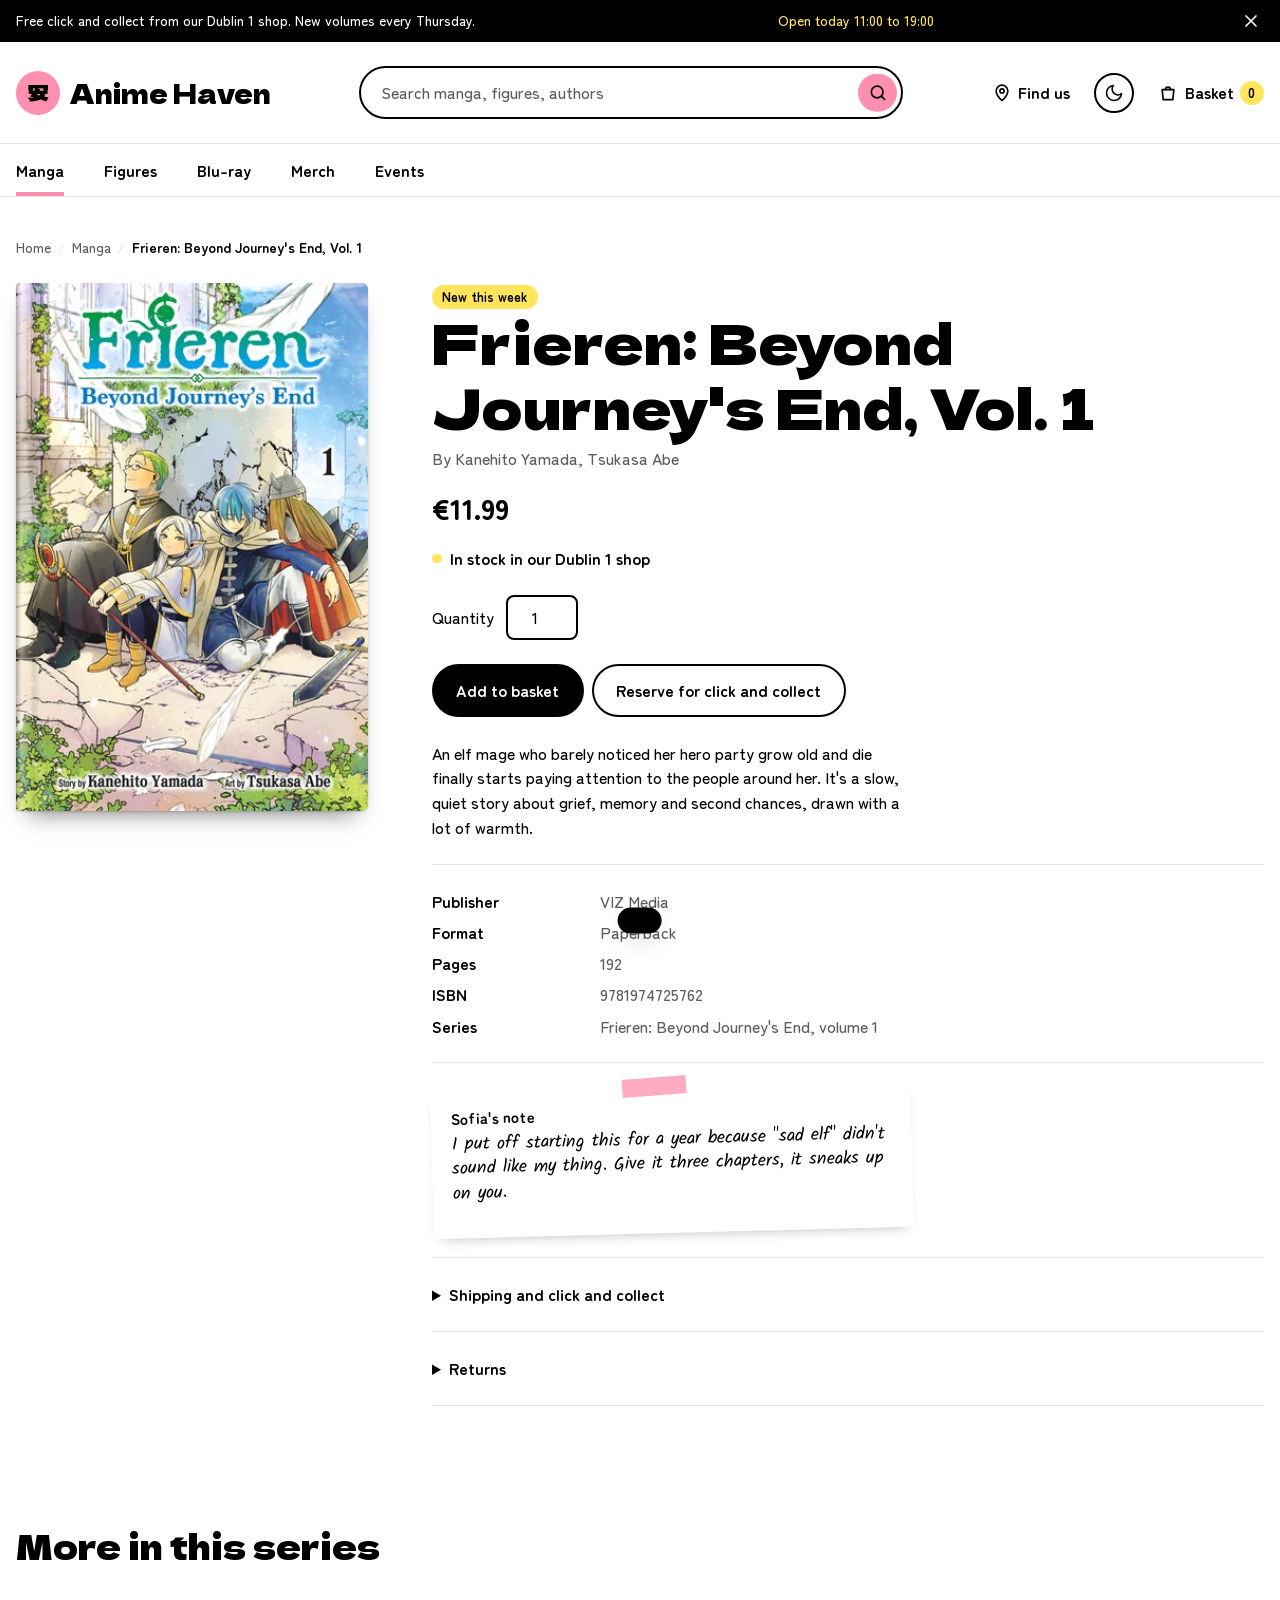
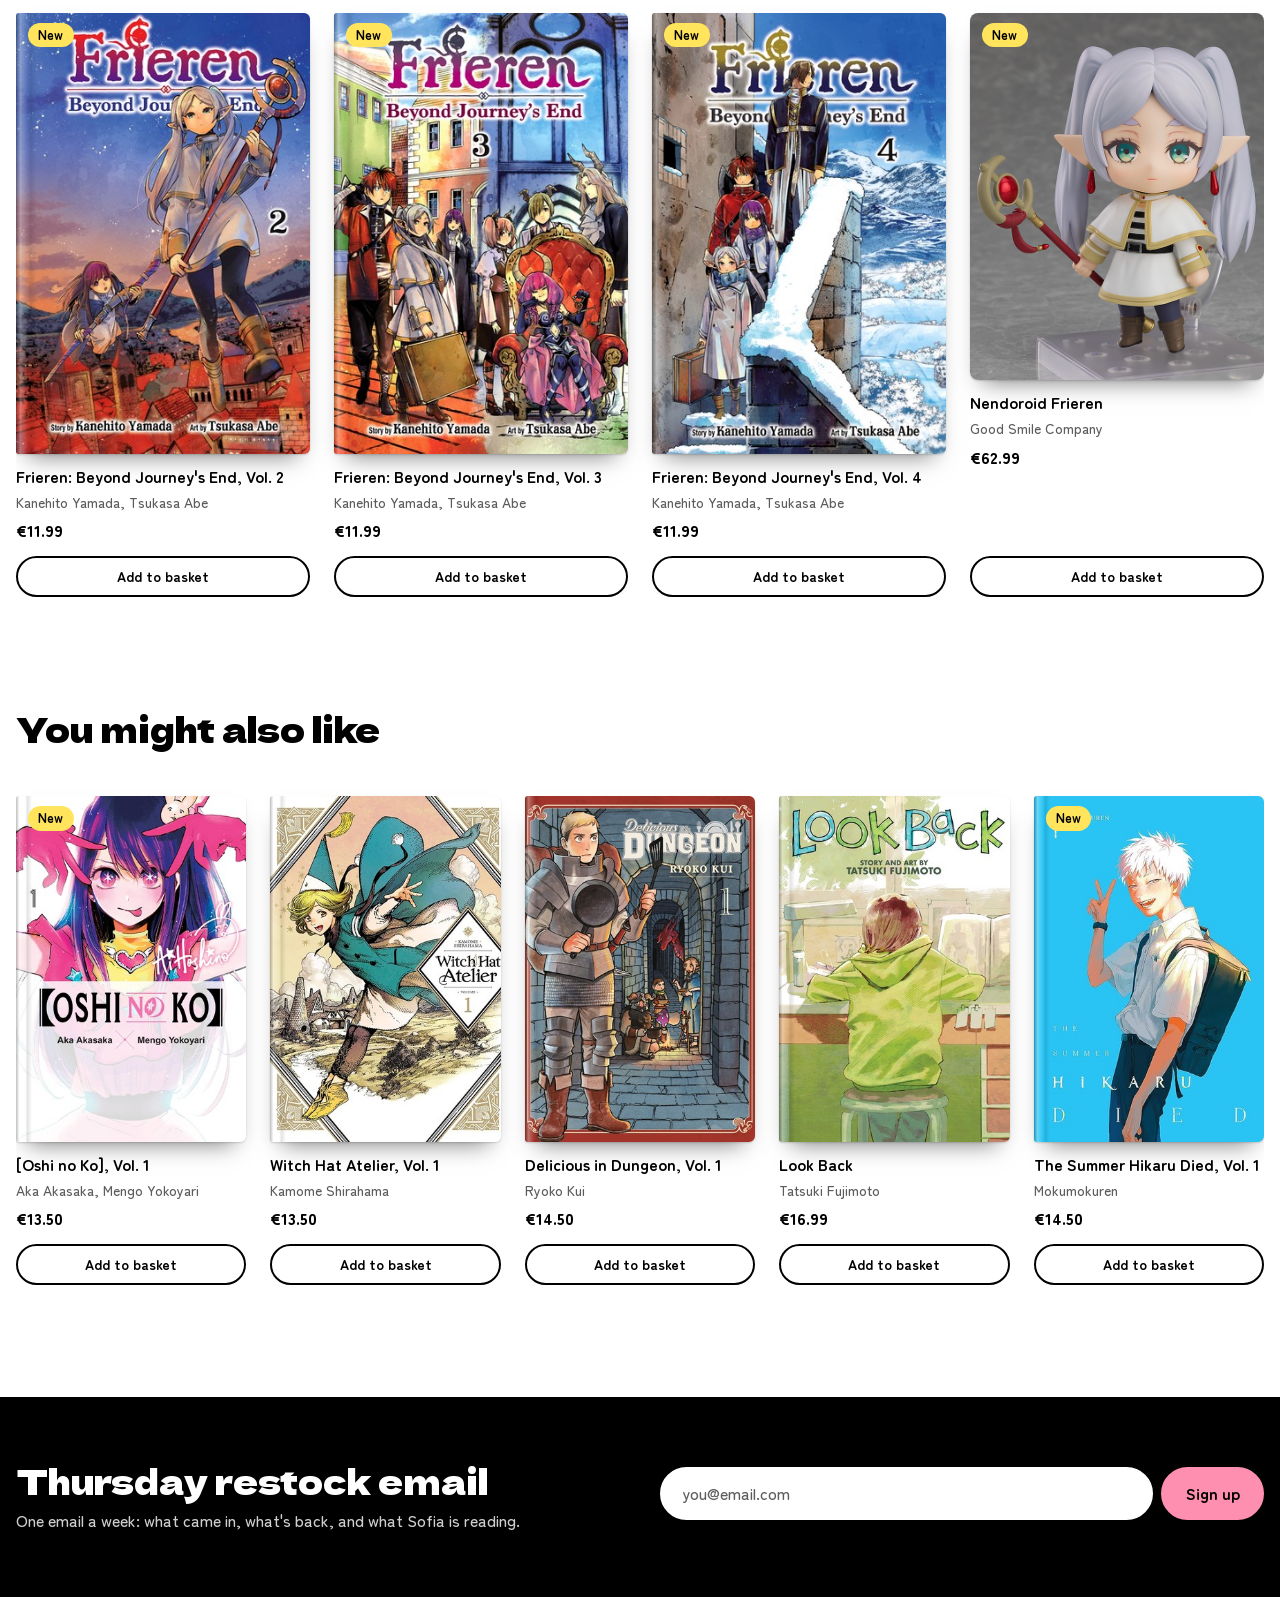
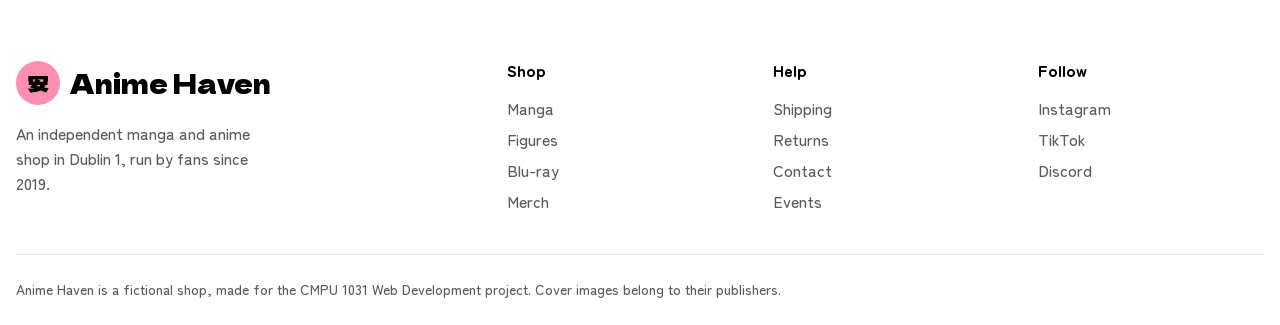
<file: anime-haven/product.html>
<!DOCTYPE html>
<html lang="en">
<head>
  <meta charset="utf-8">
  <meta name="viewport" content="width=device-width, initial-scale=1">
  <title>Frieren: Beyond Journey's End, Vol. 1 | Anime Haven</title>
  <meta name="description" content="Frieren: Beyond Journey's End, Vol. 1 by Kanehito Yamada and Tsukasa Abe. In stock at Anime Haven, our Dublin 1 manga shop, with free click and collect.">

  <!-- Google Fonts: Dela Gothic One (big headings), Zen Maru Gothic (everything else), Kalam (Sofia's handwriting) -->
  <link rel="preconnect" href="https://fonts.googleapis.com">
  <link rel="preconnect" href="https://fonts.gstatic.com" crossorigin>
  <link rel="stylesheet" href="https://fonts.googleapis.com/css2?family=Dela+Gothic+One&amp;family=Kalam:wght@400;700&amp;family=Zen+Maru+Gothic:wght@500;700;900&amp;display=swap">

  <link rel="stylesheet" href="css/style.css">
  <!-- Runs before the page is drawn: dark mode and the closed promo bar -->
  <script src="js/settings.js"></script>
  <script src="js/books.js" defer></script>
  <script src="js/main.js" defer></script>
</head>
<body>
  <a class="skip-link" href="#main">Skip to main content</a>

  <!-- ===================== HEADER (same on every page) ===================== -->
  <header class="site-header">
    <!-- Promo bar -->
    <div class="promo-bar">
      <div class="wrap promo-inner">
        <p>Free click and collect from our Dublin 1 shop. New volumes every Thursday.</p>
        <p class="promo-hours">Open today 11:00 to 19:00</p>
        <button class="promo-close" type="button">
          <svg class="icon" viewBox="0 0 24 24" aria-hidden="true"><path d="M6 6l12 12M18 6 6 18"/></svg>
          <span class="visually-hidden">Close this message</span>
        </button>
      </div>
    </div>

    <div class="wrap header-main">
      <!-- Logo: 安 (an) means "peaceful, safe" in Japanese, a little haven -->
      <a class="logo" href="index.html">
        <span class="logo-mark" aria-hidden="true">安</span>
        Anime Haven
      </a>

      <form class="search" action="manga.html" role="search">
        <label class="visually-hidden" for="search">Search manga, figures and authors</label>
        <input type="search" id="search" name="q" placeholder="Search manga, figures, authors">
        <button class="search-btn" type="submit">
          <svg class="icon" viewBox="0 0 24 24" aria-hidden="true"><circle cx="11" cy="11" r="7"/><path d="m20 20-4-4"/></svg>
          <span class="visually-hidden">Search</span>
        </button>
      </form>

      <a class="header-link" href="index.html#visit">
        <svg class="icon" viewBox="0 0 24 24" aria-hidden="true"><path d="M12 21s-7-6.2-7-11.5a7 7 0 0 1 14 0C19 14.8 12 21 12 21z"/><circle cx="12" cy="9.5" r="2.5"/></svg>
        Find us
      </a>

      <!-- Dark mode switch: settings.js flips it and remembers the choice -->
      <button class="theme-toggle" type="button" aria-pressed="false">
        <svg class="icon icon-moon" viewBox="0 0 24 24" aria-hidden="true"><path d="M21 12.8A9 9 0 1 1 11.2 3a7 7 0 0 0 9.8 9.8z"/></svg>
        <svg class="icon icon-sun" viewBox="0 0 24 24" aria-hidden="true"><circle cx="12" cy="12" r="4"/><path d="M12 2v2M12 20v2M4.9 4.9l1.4 1.4M17.7 17.7l1.4 1.4M2 12h2M20 12h2M4.9 19.1l1.4-1.4M17.7 6.3l1.4-1.4"/></svg>
        <span class="visually-hidden">Dark mode</span>
      </button>

      <!-- Basket: the number is filled in by main.js from the saved basket -->
      <a class="header-link basket-link" href="basket.html">
        <svg class="icon" viewBox="0 0 24 24" aria-hidden="true"><path d="M5 8h14l-1.2 12H6.2z"/><path d="M9 8a3 3 0 0 1 6 0"/></svg>
        Basket
        <span class="basket-count">0</span><span class="visually-hidden"> items</span>
      </a>

      <!-- Menu button: only visible on small screens -->
      <button class="menu-toggle" type="button" aria-expanded="false" aria-controls="site-nav">
        <svg class="icon" viewBox="0 0 24 24" aria-hidden="true"><path d="M4 7h16M4 12h16M4 17h16"/></svg>
        Menu
      </button>
    </div>

    <nav class="site-nav" id="site-nav" aria-label="Main">
      <ul class="wrap nav-list">
        <li><a href="manga.html" aria-current="page">Manga</a></li>
        <li><a href="manga.html?cat=figures">Figures</a></li>
        <li><a href="manga.html?cat=blu-ray">Blu-ray</a></li>
        <li><a href="manga.html?cat=merch">Merch</a></li>
        <li><a href="events.html">Events</a></li>
      </ul>
    </nav>
  </header>

  <main id="main">
    <!-- ===================== 1. BREADCRUMB ===================== -->
    <div class="wrap page-head">
      <nav aria-label="Breadcrumb">
        <ol class="breadcrumb">
          <li><a href="index.html">Home</a></li>
          <li><a href="manga.html" id="breadcrumb-category">Manga</a></li>
          <li aria-current="page" id="breadcrumb-current">Frieren: Beyond Journey's End, Vol. 1</li>
        </ol>
      </nav>
    </div>

    <!-- ===================== 2. COVER + DETAILS ===================== -->
    <!-- One page for every book: main.js block 9 fills these ids in from books.js using ?id= in the address.
         Without an id (or without JavaScript) it shows Frieren Vol. 1, as written here. -->
    <div class="wrap product-hero" id="product-page">
      <div>
        <span class="book">
          <img id="product-cover" src="images/covers/frieren-01.jpg" alt="Cover of Frieren: Beyond Journey's End, volume 1: Frieren resting with her old hero party in ivy-covered ruins" width="400" height="600">
        </span>
      </div>

      <div>
        <p class="badge badge-sun" id="product-badge">Back in stock</p>
        <h1 id="product-title">Frieren: Beyond Journey's End, Vol. 1</h1>
        <p class="product-authors" id="product-authors">Story by Kanehito Yamada, art by Tsukasa Abe</p>
        <p class="price-large" id="product-price">€11.99</p>

        <p class="stock-line"><span class="stock-dot" aria-hidden="true"></span><span id="product-stock">In stock: 7 on the shelf in Dublin 1</span></p>

        <p class="qty-row">
          <label for="quantity">Quantity</label>
          <input type="number" id="quantity" min="1" max="10" value="1">
        </p>

        <div class="actions">
          <button class="btn js-add" id="product-add" type="button" data-qty-input="quantity" data-id="frieren-01" data-title="Frieren: Beyond Journey's End, Vol. 1" data-price="11.99" data-cover="images/covers/frieren-01.jpg">Add to basket</button>
          <a class="btn btn-light" href="basket.html">Reserve for click and collect</a>
        </div>

        <p class="product-description" id="product-description">An elf mage who barely noticed her hero party grow old and die finally starts paying attention to the people around her. It's a slow, quiet story about grief, memory and second chances, drawn with a lot of warmth.</p>

        <!-- main.js rebuilds this list: books and figures/Blu-ray/merch show different details -->
        <dl class="spec-list" id="spec-list">
          <dt>Publisher</dt>
          <dd>VIZ Media</dd>
          <dt>Format</dt>
          <dd>Paperback</dd>
          <dt>Pages</dt>
          <dd>192</dd>
          <dt>ISBN</dt>
          <dd>9781974725762</dd>
          <dt>Series</dt>
          <dd>Frieren: Beyond Journey's End, volume 1</dd>
        </dl>

        <div class="shelf-talker" id="product-note">
          <p class="shelf-talker-label">Sofia's note</p>
          <p id="product-note-text">I put off starting this for a year because "sad elf" didn't sound like my thing. Give it three chapters, it sneaks up on you.</p>
        </div>

        <div class="accordion-group">
          <details class="accordion" id="shipping">
            <summary>Shipping and click and collect</summary>
            <p>Free click and collect from our Dublin 1 shop, usually ready the same day. Postage within Ireland is €4.50, free on orders over €40, and takes 2 to 4 working days.</p>
          </details>
          <details class="accordion" id="returns">
            <summary>Returns</summary>
            <p>Return any book in unread condition within 30 days for a refund. Keep your receipt or order confirmation.</p>
          </details>
        </div>
      </div>
    </div>

    <!-- ===================== 3. MORE IN THIS SERIES ===================== -->
    <section class="wrap section" aria-labelledby="series-heading">
      <div class="section-head">
        <h2 id="series-heading">More in this series</h2>
      </div>
      <ul class="product-row product-row-4" id="series-list">
        <li class="product">
          <a class="product-link" href="product.html?id=frieren-01">
            <span class="book"><img src="images/covers/frieren-01.jpg" alt="" width="400" height="600" loading="lazy"><span class="badge badge-ink">You're here</span></span>
            <span class="product-title">Frieren: Beyond Journey's End, Vol. 1</span>
          </a>
          <p class="product-author">Kanehito Yamada, Tsukasa Abe</p>
          <p class="product-price">€11.99</p>
          <button class="btn-add js-add" type="button" data-id="frieren-01" data-title="Frieren: Beyond Journey's End, Vol. 1" data-price="11.99" data-cover="images/covers/frieren-01.jpg">Add to basket<span class="visually-hidden">: Frieren: Beyond Journey's End, Vol. 1</span></button>
        </li>
        <li class="product">
          <a class="product-link" href="product.html?id=frieren-02">
            <span class="book"><img src="images/covers/frieren-02.jpg" alt="" width="400" height="600" loading="lazy"><span class="badge badge-sun">New</span></span>
            <span class="product-title">Frieren: Beyond Journey's End, Vol. 2</span>
          </a>
          <p class="product-author">Kanehito Yamada, Tsukasa Abe</p>
          <p class="product-price">€11.99</p>
          <button class="btn-add js-add" type="button" data-id="frieren-02" data-title="Frieren: Beyond Journey's End, Vol. 2" data-price="11.99" data-cover="images/covers/frieren-02.jpg">Add to basket<span class="visually-hidden">: Frieren: Beyond Journey's End, Vol. 2</span></button>
        </li>
        <li class="product">
          <a class="product-link" href="product.html?id=frieren-03">
            <span class="book"><img src="images/covers/frieren-03.jpg" alt="" width="400" height="600" loading="lazy"><span class="badge badge-sun">New</span></span>
            <span class="product-title">Frieren: Beyond Journey's End, Vol. 3</span>
          </a>
          <p class="product-author">Kanehito Yamada, Tsukasa Abe</p>
          <p class="product-price">€11.99</p>
          <button class="btn-add js-add" type="button" data-id="frieren-03" data-title="Frieren: Beyond Journey's End, Vol. 3" data-price="11.99" data-cover="images/covers/frieren-03.jpg">Add to basket<span class="visually-hidden">: Frieren: Beyond Journey's End, Vol. 3</span></button>
        </li>
        <li class="product">
          <a class="product-link" href="product.html?id=frieren-04">
            <span class="book"><img src="images/covers/frieren-04.jpg" alt="" width="400" height="600" loading="lazy"><span class="badge badge-sun">New</span></span>
            <span class="product-title">Frieren: Beyond Journey's End, Vol. 4</span>
          </a>
          <p class="product-author">Kanehito Yamada, Tsukasa Abe</p>
          <p class="product-price">€11.99</p>
          <button class="btn-add js-add" type="button" data-id="frieren-04" data-title="Frieren: Beyond Journey's End, Vol. 4" data-price="11.99" data-cover="images/covers/frieren-04.jpg">Add to basket<span class="visually-hidden">: Frieren: Beyond Journey's End, Vol. 4</span></button>
        </li>
      </ul>
    </section>

    <!-- ===================== 4. YOU MIGHT ALSO LIKE ===================== -->
    <section class="wrap section" aria-labelledby="also-heading">
      <div class="section-head">
        <h2 id="also-heading">You might also like</h2>
      </div>
      <ul class="product-row product-row-5" id="also-list">
        <li class="product">
          <a class="product-link" href="product.html?id=witch-hat-atelier-01">
            <span class="book"><img src="images/covers/witch-hat-atelier-01.jpg" alt="" width="400" height="600" loading="lazy"></span>
            <span class="product-title">Witch Hat Atelier, Vol. 1</span>
          </a>
          <p class="product-author">Kamome Shirahama</p>
          <p class="product-price">€13.50</p>
          <button class="btn-add js-add" type="button" data-id="witch-hat-atelier-01" data-title="Witch Hat Atelier, Vol. 1" data-price="13.50" data-cover="images/covers/witch-hat-atelier-01.jpg">Add to basket<span class="visually-hidden">: Witch Hat Atelier, Vol. 1</span></button>
        </li>
        <li class="product">
          <a class="product-link" href="product.html?id=delicious-in-dungeon-01">
            <span class="book"><img src="images/covers/delicious-in-dungeon-01.jpg" alt="" width="400" height="600" loading="lazy"></span>
            <span class="product-title">Delicious in Dungeon, Vol. 1</span>
          </a>
          <p class="product-author">Ryoko Kui</p>
          <p class="product-price">€14.50</p>
          <button class="btn-add js-add" type="button" data-id="delicious-in-dungeon-01" data-title="Delicious in Dungeon, Vol. 1" data-price="14.50" data-cover="images/covers/delicious-in-dungeon-01.jpg">Add to basket<span class="visually-hidden">: Delicious in Dungeon, Vol. 1</span></button>
        </li>
        <li class="product">
          <a class="product-link" href="product.html?id=apothecary-diaries-01">
            <span class="book"><img src="images/covers/apothecary-diaries-01.jpg" alt="" width="400" height="600" loading="lazy"><span class="badge badge-sakura">Pre-order</span></span>
            <span class="product-title">The Apothecary Diaries, Vol. 1</span>
          </a>
          <p class="product-author">Natsu Hyuuga, Nekokurage</p>
          <p class="product-price">€13.99 <span class="product-due">Due 23 Oct</span></p>
          <button class="btn-add js-add" type="button" data-id="apothecary-diaries-01" data-title="The Apothecary Diaries, Vol. 1" data-price="13.99" data-cover="images/covers/apothecary-diaries-01.jpg">Pre-order<span class="visually-hidden">: The Apothecary Diaries, Vol. 1</span></button>
        </li>
        <li class="product">
          <a class="product-link" href="product.html?id=look-back">
            <span class="book"><img src="images/covers/look-back.jpg" alt="" width="400" height="600" loading="lazy"></span>
            <span class="product-title">Look Back</span>
          </a>
          <p class="product-author">Tatsuki Fujimoto</p>
          <p class="product-price">€16.99</p>
          <button class="btn-add js-add" type="button" data-id="look-back" data-title="Look Back" data-price="16.99" data-cover="images/covers/look-back.jpg">Add to basket<span class="visually-hidden">: Look Back</span></button>
        </li>
        <li class="product">
          <a class="product-link" href="product.html?id=blue-period-01">
            <span class="book"><img src="images/covers/blue-period-01.jpg" alt="" width="400" height="600" loading="lazy"><span class="badge badge-sakura">Pre-order</span></span>
            <span class="product-title">Blue Period, Vol. 1</span>
          </a>
          <p class="product-author">Tsubasa Yamaguchi</p>
          <p class="product-price">€13.50 <span class="product-due">Due 30 Oct</span></p>
          <button class="btn-add js-add" type="button" data-id="blue-period-01" data-title="Blue Period, Vol. 1" data-price="13.50" data-cover="images/covers/blue-period-01.jpg">Pre-order<span class="visually-hidden">: Blue Period, Vol. 1</span></button>
        </li>
      </ul>
    </section>

    <!-- Blank product card that main.js copies for the "More in this series" and "You might also like" rows -->
    <template id="product-card">
      <li class="product">
        <a class="product-link" href="product.html">
          <span class="book"><img src="images/covers/frieren-01.jpg" alt="" width="400" height="600" loading="lazy"><span class="badge"></span></span>
          <span class="product-title"></span>
        </a>
        <p class="product-author"></p>
        <p class="product-price"></p>
        <button class="btn-add js-add" type="button"><span class="add-label">Add to basket</span><span class="visually-hidden"></span></button>
      </li>
    </template>
  </main>

  <!-- ===================== NEWSLETTER + FOOTER (same on every page) ===================== -->
  <footer class="site-footer">
    <div class="band band-ink">
      <div class="wrap newsletter">
        <div>
          <h2>Thursday restock email</h2>
          <p>One email a week: what came in, what's back, and what Sofia is reading.</p>
        </div>
        <!-- No backend: main.js shows a thank-you message instead of sending -->
        <form class="signup" method="post">
          <label class="visually-hidden" for="signup-email">Email address</label>
          <input type="email" id="signup-email" name="email" placeholder="you@email.com" autocomplete="email" required>
          <button class="btn btn-sakura" type="submit">Sign up</button>
          <p class="signup-thanks" role="status"></p>
        </form>
      </div>
    </div>

    <div class="wrap footer-main">
      <div class="footer-brand">
        <p class="logo"><span class="logo-mark" aria-hidden="true">安</span>Anime Haven</p>
        <p>An independent manga and anime shop in Dublin 1, run by fans since 2019.</p>
      </div>

      <nav class="footer-col" aria-labelledby="footer-shop">
        <h2 id="footer-shop">Shop</h2>
        <ul>
          <li><a href="manga.html">Manga</a></li>
          <li><a href="manga.html?cat=figures">Figures</a></li>
          <li><a href="manga.html?cat=blu-ray">Blu-ray</a></li>
          <li><a href="manga.html?cat=merch">Merch</a></li>
        </ul>
      </nav>

      <nav class="footer-col" aria-labelledby="footer-help">
        <h2 id="footer-help">Help</h2>
        <ul>
          <li><a href="product.html#shipping">Shipping</a></li>
          <li><a href="product.html#returns">Returns</a></li>
          <li><a href="index.html#visit">Contact</a></li>
          <li><a href="events.html">Events</a></li>
        </ul>
      </nav>

      <nav class="footer-col" aria-labelledby="footer-follow">
        <h2 id="footer-follow">Follow</h2>
        <ul>
          <li><a href="https://www.instagram.com/">Instagram</a></li>
          <li><a href="https://www.tiktok.com/">TikTok</a></li>
          <li><a href="https://discord.com/">Discord</a></li>
        </ul>
      </nav>
    </div>

    <div class="wrap footer-bottom">
      <p>Anime Haven is a fictional shop, made for the CMPU 1031 Web Development project. Cover images belong to their publishers.</p>
    </div>
  </footer>
</body>
</html>
</file>
<file: css/style.css>
/* ==========================================================
   Anime Haven: one shared stylesheet for every page
   Order: tokens > base > layout > components > sections > pages > responsive
   ========================================================== */


/* ---------- 1. Design tokens: colours, fonts, spacing ---------- */
:root {
  /* Brand colours */
  --ink: #000000;      /* text and main buttons */
  --paper: #ffffff;    /* page background */
  --sakura: #ff8fb1;   /* brand pink: badges, accents */
  --berry: #d93a73;    /* focus ring (never small text: only 4.4:1 on white) */
  --sun: #ffe45c;      /* "New" badges, highlights */
  --tone: #cfcfcf;     /* muted text on black, speedlines */

  /* Calm tints for a shop layout */
  --blush: #ffeef3;    /* very light pink section background */
  --mist: #f4f4f4;     /* light grey panels */
  --line: #e4e4e4;     /* thin borders */
  --muted: #5c5c5c;    /* secondary text (6.7:1 on white) */

  /* Fonts, with fallbacks */
  --font-display: "Dela Gothic One", "Arial Black", sans-serif;
  --font-body: "Zen Maru Gothic", "Trebuchet MS", sans-serif;
  --font-hand: "Kalam", "Comic Sans MS", cursive;

  /* Spacing scale */
  --space-2xs: 0.25rem;
  --space-xs: 0.5rem;
  --space-s: 1rem;
  --space-m: 1.5rem;
  --space-l: 2.5rem;
  --space-xl: 4rem;
  --space-2xl: 6rem;

  /* Corners and shadows */
  --radius-s: 8px;
  --radius-m: 14px;
  --radius-l: 22px;
  --book-shadow: 0 1px 2px rgb(0 0 0 / 0.15), 0 14px 22px -12px rgb(0 0 0 / 0.5);

  --page-width: 82rem;
}


/* ---------- 2. Base styles ---------- */
*,
*::before,
*::after {
  box-sizing: border-box;
}

body {
  margin: 0;
  background: var(--paper);
  color: var(--ink);
  font-family: var(--font-body);
  font-weight: 500;
  font-size: 1rem;
  line-height: 1.55;
}

img {
  display: block;
  max-width: 100%;
  height: auto;
}

h1,
h2,
h3 {
  margin: 0 0 var(--space-xs);
  line-height: 1.15;
}

/* Big headings use the chunky display font */
h1,
h2 {
  font-family: var(--font-display);
  font-weight: 400; /* Dela Gothic One only has one weight */
}

h1 { font-size: clamp(2.25rem, 1.6rem + 2.6vw, 3.5rem); }
h2 { font-size: clamp(1.5rem, 1.2rem + 1.2vw, 2.125rem); }
h3 { font-size: 1.125rem; font-weight: 700; }

p {
  margin: 0 0 var(--space-s);
}

ul,
ol {
  margin: 0;
  padding: 0;
  list-style: none;
}

a {
  color: inherit;
  text-decoration-thickness: 2px;
  text-underline-offset: 0.2em;
  text-decoration-color: var(--sakura);
}

a:hover {
  text-decoration-color: currentColor;
}

button,
input,
select {
  font: inherit;
  color: inherit;
}

/* Visible focus ring for keyboard users on every link, button and input */
:focus-visible {
  outline: 3px solid var(--berry);
  outline-offset: 3px;
}

input::placeholder {
  color: var(--muted);
}

/* Icons are small inline SVG line drawings that take the text colour */
.icon {
  width: 1.25rem;
  height: 1.25rem;
  flex-shrink: 0;
  fill: none;
  stroke: currentColor;
  stroke-width: 2;
  stroke-linecap: round;
  stroke-linejoin: round;
}

/* Hides text visually, screen readers still read it */
.visually-hidden {
  position: absolute;
  width: 1px;
  height: 1px;
  margin: -1px;
  padding: 0;
  overflow: hidden;
  clip: rect(0, 0, 0, 0);
  white-space: nowrap;
  border: 0;
}

.skip-link {
  position: absolute;
  top: -5rem;
  left: var(--space-s);
  z-index: 20;
  padding: var(--space-xs) var(--space-s);
  border-radius: var(--radius-s);
  background: var(--sun);
  font-weight: 700;
}

.skip-link:focus {
  top: var(--space-s);
}


/* ---------- 3. Layout helpers ---------- */

/* Centred column: full width minus a 1rem gutter each side, never wider than --page-width */
.wrap {
  width: min(100% - 2rem, var(--page-width));
  margin-inline: auto;
}

.section {
  margin-block: var(--space-2xl);
}

/* Full-width coloured band (the content inside still uses .wrap) */
.band {
  padding-block: var(--space-xl);
}

.band-blush {
  /* Halftone dots, like manga screentone */
  background:
    radial-gradient(rgb(255 143 177 / 0.35) 1.5px, transparent 2px) 0 0 / 14px 14px,
    var(--blush);
}

.band-ink {
  background: var(--ink);
  color: var(--paper);
}

/* Heading on the left, "view all" link on the right */
.section-head {
  display: flex;
  flex-wrap: wrap;
  justify-content: space-between;
  align-items: flex-end;
  gap: var(--space-xs) var(--space-m);
  margin-bottom: var(--space-m);
}

.section-head p {
  margin: 0;
  color: var(--muted);
}

.link-more {
  font-weight: 700;
  white-space: nowrap;
}


/* ---------- 4. Buttons and badges ---------- */
.btn {
  display: inline-flex;
  align-items: center;
  gap: var(--space-xs);
  padding: 0.75rem 1.4rem;
  border: 2px solid var(--ink);
  border-radius: 999px;
  background: var(--ink);
  color: var(--paper);
  font-weight: 700;
  text-decoration: none;
  cursor: pointer;
  transition: background-color 0.15s, color 0.15s;
}

.btn:hover {
  background: var(--sakura);
  color: var(--ink);
}

/* White button with a black border */
.btn-light {
  background: var(--paper);
  color: var(--ink);
}

.btn-light:hover {
  background: var(--sun);
}

/* Pink button, black text (never white text on pink) */
.btn-sakura {
  border-color: var(--sakura);
  background: var(--sakura);
  color: var(--ink);
}

.btn-sakura:hover {
  border-color: var(--paper);
  background: var(--paper);
}

/* Small "Add to basket" button under each book */
.btn-add {
  width: 100%;
  margin-top: auto;
  padding: 0.5rem 0.75rem;
  border: 2px solid var(--ink);
  border-radius: 999px;
  background: var(--paper);
  font-weight: 700;
  font-size: 0.875rem;
  cursor: pointer;
  transition: background-color 0.15s, color 0.15s;
}

.btn-add:hover {
  background: var(--ink);
  color: var(--paper);
}

/* Small label, e.g. "New" or "Pre-order" */
.badge {
  display: inline-block;
  width: fit-content;
  margin: 0;
  padding: 0.2rem 0.65rem;
  border-radius: 999px;
  font-weight: 700;
  font-size: 0.8125rem;
  line-height: 1.4;
}

.badge-sun    { background: var(--sun); color: var(--ink); }
.badge-sakura { background: var(--sakura); color: var(--ink); }
.badge-ink    { background: var(--ink); color: var(--paper); }

/* "Added ✓" flash: main.js gives the button the class is-added for a moment.
   The real label turns see-through and the tick is drawn on top, so the
   button keeps its size and its screen reader text. */
.js-add {
  position: relative;
}

.js-add.is-added {
  border-color: var(--sakura);
  background: var(--sakura);
  color: transparent;
  animation: pop 0.3s ease;
}

.js-add.is-added::after {
  content: "Added \2713";
  position: absolute;
  inset: 0;
  display: grid;
  place-items: center;
  color: #000000;
}

/* ...and the basket counter in the header bounces */
.basket-count.is-bumped {
  animation: bump 0.4s ease;
}

@keyframes pop {
  50% { transform: scale(1.06); }
}

@keyframes bump {
  50% { transform: scale(1.4); }
}


/* ---------- 5. Header: promo bar, logo, search, basket, nav ---------- */
.promo-bar {
  background: var(--ink);
  color: var(--paper);
  font-size: 0.875rem;
}

.promo-inner {
  display: flex;
  justify-content: space-between;
  align-items: center;
  gap: var(--space-s);
  padding-block: 0.5rem;
}

.promo-inner p {
  margin: 0;
}

.promo-hours {
  margin-left: auto; /* sits on the right, next to the close button */
  color: var(--sun);
}

/* The × that closes the promo bar. settings.js remembers it was closed. */
.promo-close {
  display: grid;
  place-items: center;
  padding: 0.2rem;
  border: 0;
  border-radius: 50%;
  background: none;
  color: inherit;
  cursor: pointer;
}

.promo-close:hover {
  color: var(--sun);
}

.promo-closed .promo-bar {
  display: none;
}

/* Dark mode button: shows a moon in light mode and a sun in dark mode */
.theme-toggle {
  display: grid;
  place-items: center;
  width: 2.5rem;
  height: 2.5rem;
  border: 2px solid var(--ink);
  border-radius: 50%;
  background: var(--paper);
  color: var(--ink);
  cursor: pointer;
}

.theme-toggle:hover {
  background: var(--sun);
}

.icon-sun,
[data-theme="dark"] .icon-moon {
  display: none;
}

[data-theme="dark"] .icon-sun {
  display: block;
}

.header-main {
  display: flex;
  align-items: center;
  gap: var(--space-m);
  padding-block: var(--space-m);
}

.logo {
  display: flex;
  align-items: center;
  gap: 0.6rem;
  margin: 0;
  font-family: var(--font-display);
  font-size: 1.625rem;
  line-height: 1;
  text-decoration: none;
  white-space: nowrap;
}

.logo-mark {
  display: grid;
  place-items: center;
  width: 2.75rem;
  height: 2.75rem;
  border-radius: 50%;
  background: var(--sakura);
  font-size: 1.3rem;
}

/* The search box grows to fill the space between logo and links */
.search {
  position: relative;
  flex: 1;
  max-width: 34rem;
  margin-inline: auto;
}

.search input {
  width: 100%;
  padding: 0.75rem 3rem 0.75rem 1.25rem;
  border: 2px solid var(--ink);
  border-radius: 999px;
  background: var(--paper);
}

.search-btn {
  position: absolute;
  top: 50%;
  right: 0.4rem;
  display: grid;
  place-items: center;
  width: 2.4rem;
  height: 2.4rem;
  border: 0;
  border-radius: 50%;
  background: var(--sakura);
  transform: translateY(-50%);
  cursor: pointer;
}

.header-link {
  display: inline-flex;
  align-items: center;
  gap: 0.4rem;
  font-weight: 700;
  text-decoration: none;
  white-space: nowrap;
}

.header-link:hover {
  text-decoration: underline;
  text-decoration-color: var(--sakura);
}

/* Round counter on the basket link */
.basket-count {
  display: inline-grid;
  place-items: center;
  min-width: 1.5rem;
  height: 1.5rem;
  padding-inline: 0.35rem;
  border-radius: 999px;
  background: var(--sun);
  font-size: 0.8125rem;
}

/* Menu button: hidden on big screens, shown in the mobile media query */
.menu-toggle {
  display: none;
  align-items: center;
  gap: 0.4rem;
  padding: 0.5rem 0.9rem;
  border: 2px solid var(--ink);
  border-radius: 999px;
  background: var(--paper);
  font-weight: 700;
  cursor: pointer;
}

.site-nav {
  border-block: 1px solid var(--line);
}

.nav-list {
  display: flex;
  gap: var(--space-l);
}

/* The slide-in menu's top bar and backdrop only exist on phones */
.nav-head,
.nav-backdrop {
  display: none;
}

.nav-list a {
  display: block;
  padding-block: 0.85rem;
  font-weight: 700;
  text-decoration: none;
}

/* Pink bar under the hovered or current nav link */
.nav-list a:hover,
.nav-list a[aria-current="page"] {
  box-shadow: inset 0 -4px 0 var(--sakura);
}


/* ---------- 6. Books: real covers made to look like paperbacks ---------- */

/* Wrapper around every cover image. The ::after layer draws the spine crease. */
.book {
  position: relative;
  display: block;
  aspect-ratio: 2 / 3;
  overflow: hidden;
  border-radius: 3px 6px 6px 3px;
  background: var(--mist);
  box-shadow: var(--book-shadow);
  transition: transform 0.2s ease;
}

.book img {
  width: 100%;
  height: 100%;
  object-fit: cover;
}

.book::after {
  content: "";
  position: absolute;
  inset: 0;
  background: linear-gradient(90deg,
    rgb(0 0 0 / 0.25) 0,
    rgb(255 255 255 / 0.3) 1.5%,
    transparent 4%,
    rgb(0 0 0 / 0.1) 5%,
    transparent 7%);
}

/* Figures, Blu-ray and merch: a 4:5 product photo instead of a book, no spine crease */
.book.is-goods {
  aspect-ratio: 4 / 5;
  border-radius: var(--radius-s);
  background: #ffffff;
}

.book.is-goods::after {
  content: none;
}

/* Badges and rank numbers sit on top of the cover */
.book .badge {
  position: absolute;
  top: 0.6rem;
  left: 0.75rem;
  z-index: 1;
}

.rank {
  position: absolute;
  bottom: 0.6rem;
  left: 0.75rem;
  z-index: 1;
  display: grid;
  place-items: center;
  width: 2.5rem;
  height: 2.5rem;
  border-radius: 50%;
  background: var(--sun);
  font-family: var(--font-display);
  font-size: 1.25rem;
}


/* ---------- 7. Product rows: a shelf of books that scrolls sideways when it runs out of room ---------- */
.product-row {
  --columns: 6;
  position: relative; /* keeps hidden screen-reader text inside the scrolling row */
  display: grid;
  grid-auto-flow: column; /* items go left to right in one row */
  grid-auto-columns: calc((100% - (var(--columns) - 1) * var(--space-m)) / var(--columns));
  gap: var(--space-m);
  overflow-x: auto;
  scroll-snap-type: x mandatory;
  padding-block: var(--space-s); /* room for the book lift and shadows */
}

.product-row-5 { --columns: 5; }
.product-row-4 { --columns: 4; }

.product {
  display: flex;
  flex-direction: column;
  gap: 0.3rem;
  scroll-snap-align: start;
}

.product-link {
  display: flex;
  flex-direction: column;
  gap: 0.75rem;
  text-decoration: none;
}

/* Hovering or focusing a book lifts it off the shelf */
.product-link:hover .book,
.product-link:focus-visible .book {
  transform: translateY(-6px);
}

.product-title {
  font-weight: 700;
  line-height: 1.3;
}

.product-link:hover .product-title {
  text-decoration: underline;
  text-decoration-color: var(--sakura);
}

.product-author {
  margin: 0;
  color: var(--muted);
  font-size: 0.875rem;
}

.product-price {
  margin: 0 0 var(--space-xs);
  font-weight: 900;
}

.product-due {
  margin-left: 0.25rem;
  color: var(--muted);
  font-weight: 700;
  font-size: 0.875rem;
}


/* ---------- 8. Hero: carousel of slides + two photo tiles ---------- */
/* minmax(0, ...) lets the carousel column shrink; without it, the three
   slides inside would force the column to be three slides wide */
.hero {
  display: grid;
  grid-template-columns: minmax(0, 2.1fr) minmax(0, 1fr);
  gap: var(--space-s);
  margin-top: var(--space-m);
}

.carousel {
  position: relative;
}

/* The slides sit in one row. scroll-snap makes each slide stop neatly in the frame. */
.slides {
  position: relative;
  display: grid;
  grid-auto-flow: column;
  grid-auto-columns: 100%;
  height: 100%;
  overflow-x: auto;
  scroll-snap-type: x mandatory;
  scroll-behavior: smooth;
  scrollbar-width: none; /* hide the scrollbar, the buttons do the scrolling */
  border-radius: var(--radius-l);
}

.slide {
  display: grid;
  grid-template-columns: 1.15fr 0.85fr;
  align-items: center;
  gap: var(--space-l);
  min-height: 30rem;
  padding: var(--space-xl) var(--space-l) var(--space-xl) var(--space-xl);
  scroll-snap-align: start;
}

/* Manga speedlines: thin wedges drawn around one point (behind the books) */
.slide-blush {
  background:
    repeating-conic-gradient(from 0deg at 75% 50%, rgb(255 143 177 / 0.3) 0deg 2deg, transparent 2deg 9deg),
    var(--blush);
}

.slide-sun {
  background:
    repeating-conic-gradient(from 0deg at 75% 50%, rgb(255 255 255 / 0.55) 0deg 2deg, transparent 2deg 9deg),
    var(--sun);
}

.slide-ink {
  background:
    repeating-conic-gradient(from 0deg at 75% 50%, rgb(255 255 255 / 0.08) 0deg 2deg, transparent 2deg 9deg),
    var(--ink);
  color: var(--paper);
}

.slide-text {
  display: flex;
  flex-direction: column;
  align-items: flex-start;
  gap: var(--space-s);
}

.slide-text p {
  max-width: 34ch;
  margin: 0;
}

.slide-title {
  margin: 0;
  font-size: clamp(1.9rem, 1.2rem + 1.8vw, 2.75rem);
}

.slide-price {
  font-weight: 900;
  font-size: 1.25rem;
}

.slide-quote {
  color: var(--sakura);
  font-family: var(--font-hand);
  font-size: 1.5rem;
  line-height: 1.35;
}

.actions {
  display: flex;
  flex-wrap: wrap;
  gap: var(--space-xs);
  margin-top: var(--space-xs);
}

/* Fan of three covers: all in the same grid cell, then nudged sideways and tilted */
.fan {
  display: grid;
  place-items: center;
}

.fan .book {
  grid-area: 1 / 1;
  width: 48%;
}

.fan .book:nth-child(1) { transform: translateX(-52%) rotate(-7deg) scale(0.9); }
.fan .book:nth-child(2) { transform: translateX(52%) rotate(7deg) scale(0.9); }
.fan .book:nth-child(3) { z-index: 1; }

.fan-single .book {
  width: 58%;
  transform: rotate(3deg);
}

.carousel-controls {
  position: absolute;
  right: var(--space-m);
  bottom: var(--space-m);
  display: flex;
  gap: var(--space-xs);
}

.carousel-btn {
  display: grid;
  place-items: center;
  width: 2.75rem;
  height: 2.75rem;
  border: 2px solid var(--ink);
  border-radius: 50%;
  background: var(--paper);
  color: var(--ink);
  cursor: pointer;
}

.carousel-btn:hover {
  background: var(--sun);
}

.hero-tiles {
  display: grid;
  grid-template-rows: 1fr 1fr;
  gap: var(--space-s);
}


/* ---------- 9. Photo tiles (hero and categories) ---------- */
.tile {
  position: relative;
  display: block;
  min-height: 12rem;
  overflow: hidden;
  border-radius: var(--radius-l);
  background: var(--mist);
  color: var(--paper);
  text-decoration: none;
}

.tile img {
  position: absolute;
  inset: 0;
  width: 100%;
  height: 100%;
  object-fit: cover;
  transition: transform 0.4s ease;
}

.tile:hover img {
  transform: scale(1.04);
}

/* Dark fade at the bottom so the white text is readable on any photo */
.tile-text {
  position: absolute;
  inset: auto 0 0 0;
  display: flex;
  flex-direction: column;
  padding: var(--space-l) var(--space-m) var(--space-m);
  background: linear-gradient(to top, rgb(0 0 0 / 0.75), transparent);
}

.tile-title {
  font-family: var(--font-display);
  font-size: 1.625rem;
  line-height: 1.1;
}

.tile-kicker {
  font-weight: 700;
  font-size: 0.9375rem;
}

.category-grid {
  display: grid;
  grid-template-columns: repeat(4, 1fr);
  gap: var(--space-s);
}

/* aspect-ratio sets the height here, so drop the min-height
   (with aspect-ratio a min-height would also force a min-width) */
.category-grid .tile {
  min-height: 0;
  aspect-ratio: 4 / 5;
}


/* ---------- 10. Sofia's picks: portrait + covers with handwritten shelf talkers ---------- */
.picks {
  display: grid;
  grid-template-columns: 1fr 2.4fr;
  align-items: center;
  gap: var(--space-xl);
}

.portrait {
  width: 9rem;
  aspect-ratio: 1;
  margin-bottom: var(--space-m);
  border: 4px solid var(--paper);
  border-radius: 50%;
  object-fit: cover;
  box-shadow: 0 8px 20px -10px rgb(0 0 0 / 0.5);
}

.picks-intro p {
  max-width: 34ch;
}

.picks-list {
  display: grid;
  grid-template-columns: repeat(3, 1fr);
  gap: var(--space-l);
}

.pick .book {
  width: 72%;
}

/* A shelf talker: the little handwritten card shops tape under a book */
.shelf-talker {
  position: relative;
  margin: var(--space-m) 0 0;
  padding: var(--space-s) var(--space-s) var(--space-s) 1.25rem;
  border-radius: 4px;
  background: var(--paper);
  box-shadow: 0 6px 14px -8px rgb(0 0 0 / 0.35);
  font-family: var(--font-hand);
  font-size: 1.125rem;
  line-height: 1.35;
  transform: rotate(-1.5deg);
}

.pick:nth-child(2) .shelf-talker {
  transform: rotate(1.5deg);
}

/* Strip of pink tape holding the card up */
.shelf-talker::before {
  content: "";
  position: absolute;
  top: -0.6rem;
  left: 40%;
  width: 4rem;
  height: 1.1rem;
  background: rgb(255 143 177 / 0.75);
  transform: rotate(-3deg);
}


/* ---------- 11. Events: cards with photo, date, title ---------- */
.event-grid {
  display: grid;
  grid-template-columns: repeat(3, 1fr);
  gap: var(--space-m);
}

.event-card img {
  width: 100%;
  aspect-ratio: 4 / 3;
  margin-bottom: var(--space-s);
  border-radius: var(--radius-m);
  object-fit: cover;
}

.event-date {
  margin-bottom: 0.2rem;
  color: var(--muted);
  font-weight: 700;
  font-size: 0.9375rem;
}

.event-card h3 {
  font-size: 1.25rem;
}

.event-card h3 a {
  text-decoration: none;
}

.event-card h3 a:hover {
  text-decoration: underline;
  text-decoration-color: var(--sakura);
}


/* ---------- 12. Come say hola: info, photo, live map ---------- */
.visit {
  display: grid;
  grid-template-columns: 1fr 1fr 1.3fr;
  gap: var(--space-m);
  align-items: stretch;
}

.visit-info {
  padding: var(--space-l);
  border-radius: var(--radius-l);
  background: var(--mist);
}

address {
  margin-bottom: var(--space-m);
  font-style: normal;
  font-size: 1.125rem;
}

.hours {
  width: 100%;
  margin-bottom: var(--space-l);
  border-collapse: collapse;
}

.hours th,
.hours td {
  padding-block: 0.55rem;
  border-bottom: 1px solid var(--line);
  text-align: left;
}

.hours td {
  text-align: right;
}

.visit-photo,
.visit-map {
  width: 100%;
  height: 100%;
  min-height: 22rem;
  border: 0;
  border-radius: var(--radius-l);
  object-fit: cover;
}


/* ---------- 13. Newsletter, footer and the basket message ---------- */
.site-footer {
  margin-top: var(--space-2xl);
}

.newsletter {
  display: grid;
  grid-template-columns: 1fr 1fr;
  align-items: center;
  gap: var(--space-l);
}

.newsletter p {
  margin: 0;
  color: var(--tone);
}

.signup {
  display: flex;
  flex-wrap: wrap;
  gap: var(--space-xs);
}

.signup input {
  flex: 1;
  min-width: 12rem;
  padding: 0.75rem 1.25rem;
  border: 2px solid var(--paper);
  border-radius: 999px;
  background: var(--paper);
  color: var(--ink);
}

.newsletter .signup-thanks {
  width: 100%;
  color: var(--sun);
  font-weight: 700;
}

.footer-main {
  display: grid;
  grid-template-columns: 2fr repeat(3, 1fr);
  gap: var(--space-l);
  padding-block: var(--space-xl) var(--space-l);
}

.footer-brand p:last-child {
  max-width: 30ch;
  margin-top: var(--space-s);
  color: var(--muted);
}

.footer-col h2 {
  margin-bottom: var(--space-s);
  font-family: var(--font-body);
  font-weight: 900;
  font-size: 1rem;
}

.footer-col li + li {
  margin-top: 0.4rem;
}

.footer-col a {
  color: var(--muted);
  text-decoration: none;
}

.footer-col a:hover {
  color: var(--ink);
  text-decoration: underline;
}

.footer-bottom {
  padding-block: var(--space-m);
  border-top: 1px solid var(--line);
  color: var(--muted);
  font-size: 0.875rem;
}

.footer-bottom p {
  margin: 0;
}

/* "Added to basket" message, created by main.js, slides up from the bottom */
.toast {
  position: fixed;
  bottom: var(--space-m);
  left: 50%;
  z-index: 30;
  padding: 0.8rem 1.4rem;
  border-radius: 999px;
  background: var(--ink);
  color: var(--paper);
  font-weight: 700;
  box-shadow: 0 10px 24px -10px rgb(0 0 0 / 0.6);
  transform: translate(-50%, calc(100% + 3rem)); /* parked just below the screen */
  transition: transform 0.25s ease;
}

.toast.is-visible {
  transform: translate(-50%, 0);
}


/* ---------- 14. New on the shelf: an interactive bookshelf (homepage) ---------- */
.shelf-layout {
  display: grid;
  grid-template-columns: minmax(0, 1fr) 21rem;
  align-items: end;
  gap: var(--space-l);
}

/* The shelf scrolls sideways when it runs out of room. The top padding leaves space for a lifted book. */
.shelf-scroll {
  position: relative;
  overflow-x: auto;
  padding-top: var(--space-l);
}

.shelf {
  display: flex;
  align-items: flex-end; /* books stand on the plank */
  gap: 3px;
  width: max-content;
  padding: 0 var(--space-s);
  border-bottom: 14px solid var(--ink); /* the plank */
}

/* Bookend at the end of the shelf */
.shelf::after {
  content: "";
  width: 0.6rem;
  height: 8rem;
  margin-left: var(--space-xs);
  border-radius: 3px 3px 0 0;
  background: var(--ink);
}

/* A spine: a link with sideways text. Each one sets its own colour and size
   in its style attribute (--spine, --spine-text, --h, --w). */
.spine {
  display: flex;
  align-items: center;
  gap: 0.5rem;
  width: var(--w, 2.6rem);
  height: var(--h, 14rem);
  padding: 3px 0 0.6rem;
  writing-mode: vertical-rl; /* text runs top to bottom, like a real spine */
  border-radius: 3px 3px 0 0;
  background: var(--spine);
  color: var(--spine-text);
  font-weight: 700;
  font-size: 0.875rem;
  text-decoration: none;
  /* dark and light edges make it look rounded */
  box-shadow: inset -4px 0 0 rgb(0 0 0 / 0.18), inset 3px 0 0 rgb(255 255 255 / 0.2);
  transition: transform 0.2s ease, box-shadow 0.2s ease, opacity 0.2s ease;
}

/* Spine art: a small crop of the book's own cover, like the little
   picture at the top of a real manga spine */
.spine img {
  flex: none;
  width: calc(100% - 6px);
  height: 3rem;
  object-fit: cover;
  object-position: 50% 45%;
  border-radius: 2px;
}

/* Volume number: pushed to the bottom, digits kept upright */
.spine span {
  margin-top: auto;
  font-family: var(--font-display);
  font-weight: 400;
  font-size: 1rem;
  text-combine-upright: all;
}

/* Publisher mark at the foot of the spine */
.spine small {
  padding-top: 0.3rem;
  border-top: 1px solid;
  writing-mode: horizontal-tb;
  font-size: 0.5625rem;
  font-weight: 900;
  letter-spacing: 0.05em;
}

/* A book facing out, with a yellow price sticker. Its height comes from
   --h like the spines, so a volume facing out stands as tall as the rest
   of its series; the width follows from the cover's 2:3 shape. */
.shelf-cover {
  position: relative;
  display: block;
  margin-inline: 0.4rem;
  transition: transform 0.2s ease, opacity 0.2s ease;
}

.shelf-cover img {
  height: var(--h, 13.5rem);
  width: auto;
  aspect-ratio: 2 / 3;
  object-fit: cover;
  border-radius: 3px 6px 0 0;
  box-shadow: var(--book-shadow);
  transition: box-shadow 0.2s ease;
}

.price-sticker {
  position: absolute;
  top: -0.9rem;
  right: -0.9rem;
  display: grid;
  place-items: center;
  width: 3.9rem;
  height: 3.9rem;
  border-radius: 50%;
  background: var(--sun);
  box-shadow: 0 4px 10px -4px rgb(0 0 0 / 0.45);
  font-weight: 900;
  font-size: 0.875rem;
  transform: rotate(8deg);
}

/* The highlighted book: pulled up off the shelf with a pink glow.
   This is CSS only, on purpose. The browser always knows where the pointer
   and keyboard focus are, so a book can't stay lifted after the pointer
   leaves, after clicking through and coming Back, or after a tap. main.js
   only fills in the preview card; it never lifts or lowers books.
   Pointer hover is limited to devices that can hover (mouse, trackpad), so
   a tap on a phone doesn't leave a book stuck in the air. Keyboard focus
   (Tab) lifts a book on every device. */
@media (hover: hover) {
  .spine:hover,
  .shelf-cover:hover {
    transform: translateY(-1.25rem);
  }

  .spine:hover {
    box-shadow: inset -4px 0 0 rgb(0 0 0 / 0.18), 0 0 0 3px var(--sakura), 0 14px 22px -6px rgb(255 143 177 / 0.9);
  }

  .shelf-cover:hover img {
    box-shadow: 0 0 0 3px var(--sakura), 0 18px 28px -8px rgb(255 143 177 / 0.9);
  }

  /* While the mouse is on the shelf, the other books fade back a little */
  .shelf:hover .spine:not(:hover),
  .shelf:hover .shelf-cover:not(:hover) {
    opacity: 0.55;
  }
}

.spine:focus-visible,
.shelf-cover:focus-visible {
  transform: translateY(-1.25rem);
}

.spine:focus-visible {
  box-shadow: inset -4px 0 0 rgb(0 0 0 / 0.18), 0 0 0 3px var(--sakura), 0 14px 22px -6px rgb(255 143 177 / 0.9);
}

.shelf-cover:focus-visible img {
  box-shadow: 0 0 0 3px var(--sakura), 0 18px 28px -8px rgb(255 143 177 / 0.9);
}

/* Preview card: shows the highlighted book */
.shelf-preview {
  display: grid;
  grid-template-columns: 8rem 1fr;
  align-items: end;
  gap: var(--space-m);
  padding: var(--space-m);
  border-radius: var(--radius-l);
  background: var(--blush);
}

/* The title and author always take up the same space (3 lines and 2 lines),
   so the card never changes height and the shelf never jumps */
/* The card must stay the same height whichever book it shows. The shelf
   sits beside it, lined up along the bottom, so if the card grew (say for
   a long title that wraps onto an extra line) the whole shelf would shift
   down, and back up for the next book. So the title and author get a fixed
   number of lines: enough for the longest titles we sell (JoJo's Bizarre
   Adventure Part 7: Steel Ball Run takes 4), and anything longer is cut
   off with "..." rather than stretching the card. */
.shelf-preview h3 {
  display: -webkit-box;
  -webkit-box-orient: vertical;
  -webkit-line-clamp: 4;
  line-clamp: 4;
  height: 4.6em; /* 4 lines x line-height 1.15 */
  overflow: hidden;
  margin-top: var(--space-xs);
}

.shelf-preview .product-author {
  display: -webkit-box;
  -webkit-box-orient: vertical;
  -webkit-line-clamp: 2;
  line-clamp: 2;
  height: 3.1em; /* 2 lines x line-height 1.55 */
  overflow: hidden;
}

.shelf-preview .btn {
  width: 100%;
  justify-content: center;
  margin-top: var(--space-xs);
  padding-inline: 0.75rem;
  white-space: nowrap;
}


/* ---------- 15. Dark mode ---------- */
/* settings.js puts data-theme="dark" on <html>. The rest of this file only
   uses the colour tokens, so swapping them here repaints the whole site. */
:root[data-theme="dark"] {
  color-scheme: dark; /* dark scrollbars and form controls too */
  --ink: #f2f2f2;
  --paper: #121212;
  --blush: #2a1a21;
  --mist: #1f1f1f;
  --line: #333333;
  --muted: #b3b3b3;
  --book-shadow: 0 1px 2px rgb(0 0 0 / 0.5), 0 14px 22px -12px rgb(0 0 0 / 0.9);
}

/* A few things keep their light-mode colours: the black bands stay black,
   and text over photos stays white... */
:root[data-theme="dark"] .promo-bar,
:root[data-theme="dark"] .band-ink,
:root[data-theme="dark"] .slide-ink,
:root[data-theme="dark"] .tile {
  --ink: #000000;
  --paper: #ffffff;
}

/* ...and anything yellow or pink keeps black text */
:root[data-theme="dark"] .skip-link,
:root[data-theme="dark"] .logo-mark,
:root[data-theme="dark"] .search-btn,
:root[data-theme="dark"] .basket-count,
:root[data-theme="dark"] .theme-toggle:hover,
:root[data-theme="dark"] .btn:hover,
:root[data-theme="dark"] .btn-light:hover,
:root[data-theme="dark"] .btn-sakura,
:root[data-theme="dark"] .badge-sun,
:root[data-theme="dark"] .badge-sakura,
:root[data-theme="dark"] .rank,
:root[data-theme="dark"] .slide-sun,
:root[data-theme="dark"] .carousel-btn:hover,
:root[data-theme="dark"] .price-sticker,
:root[data-theme="dark"] .qty-btn:hover {
  --ink: #000000;
  --paper: #ffffff;
  color: #000000;
}

/* ...except the "Added ✓" flash, whose own label has to stay hidden under
   the tick, even while the pointer is still on the button after clicking */
:root[data-theme="dark"] .js-add.is-added {
  color: transparent;
}


/* ==========================================================
   PAGE STYLES (manga, product, events, basket) go below this line
   ========================================================== */

/* ---------- Shared: page intro + breadcrumb ---------- */
.page-head {
  padding-top: var(--space-l);
  margin-bottom: var(--space-m);
}

.breadcrumb {
  display: flex;
  flex-wrap: wrap;
  gap: 0.4rem;
  margin-bottom: var(--space-s);
  color: var(--muted);
  font-size: 0.875rem;
}

.breadcrumb li {
  display: flex;
  align-items: center;
  gap: 0.4rem;
}

/* A plain slash between crumbs, no arrows or middle dots */
.breadcrumb li + li::before {
  content: "/";
  color: var(--line);
}

.breadcrumb a {
  color: inherit;
  text-decoration: none;
}

.breadcrumb a:hover {
  text-decoration: underline;
  text-decoration-color: var(--sakura);
}

.breadcrumb [aria-current="page"] {
  color: var(--ink);
  font-weight: 700;
}

.result-count {
  margin: 0;
  color: var(--muted);
}


/* ---------- Category page: filters sidebar ---------- */
.category-layout {
  display: grid;
  grid-template-columns: 15rem 1fr;
  align-items: start;
  gap: var(--space-l);
  margin-bottom: var(--space-2xl);
}

/* .category-layout is a grid, so the hidden attribute needs help to actually hide it */
.category-layout[hidden] {
  display: none;
}

.filters {
  padding: var(--space-m);
  border-radius: var(--radius-l);
  background: var(--mist);
}

.filters fieldset {
  margin: 0 0 var(--space-m);
  padding: 0;
  border: 0;
}

.filters legend {
  margin-bottom: var(--space-xs);
  padding: 0;
  font-weight: 900;
}

.filter-choice {
  display: flex;
  align-items: center;
  gap: 0.5rem;
  padding-block: 0.3rem;
}

.filter-choice input {
  accent-color: var(--ink);
}

.price-field {
  display: flex;
  flex-direction: column;
  gap: 0.4rem;
}

.price-field input[type="range"] {
  width: 100%;
  accent-color: var(--ink);
}

.price-field output {
  font-weight: 700;
}

.filters-clear {
  width: 100%;
  justify-content: center;
}


/* ---------- Category page: product grid + empty state ---------- */
.sort-row {
  display: flex;
  flex-wrap: wrap;
  align-items: center;
  gap: 0.5rem;
  margin-bottom: var(--space-m);
}

.sort-row select {
  padding: 0.5rem 0.9rem;
  border: 2px solid var(--ink);
  border-radius: 999px;
  background: var(--paper);
}

.product-grid {
  display: grid;
  grid-template-columns: repeat(auto-fill, minmax(11rem, 1fr));
  gap: var(--space-l) var(--space-m);
}

/* .product is display:flex, so it needs the same [hidden] fix as above */
.product[hidden] {
  display: none;
}

.empty-state {
  padding: var(--space-l);
  text-align: center;
  color: var(--muted);
}


/* ---------- Product page: hero, stock line, specs, accordion ---------- */
.product-hero {
  display: grid;
  grid-template-columns: 22rem 1fr;
  gap: var(--space-xl);
  margin-bottom: var(--space-2xl);
}

.product-authors {
  margin-bottom: var(--space-s);
  color: var(--muted);
}

.price-large {
  margin-bottom: var(--space-s);
  font-weight: 900;
  font-size: 1.75rem;
}

.stock-line {
  display: flex;
  align-items: center;
  gap: 0.5rem;
  margin-bottom: var(--space-m);
  font-weight: 700;
}

/* A small dot standing in for "in stock", using the sun token, not a new colour */
.stock-dot {
  width: 0.6rem;
  height: 0.6rem;
  flex-shrink: 0;
  border-radius: 50%;
  background: var(--sun);
}

.qty-row {
  display: flex;
  align-items: center;
  gap: 0.75rem;
  margin-bottom: var(--space-m);
}

.qty-row input {
  width: 4.5rem;
  padding: 0.5rem;
  border: 2px solid var(--ink);
  border-radius: var(--radius-s);
  text-align: center;
}

.product-description {
  max-width: 60ch;
  margin-top: var(--space-m);
}

/* Keep Sofia's note card-sized, a tilted full-width strip looks crooked */
.product-hero .shelf-talker {
  max-width: 30rem;
}

.spec-list {
  display: grid;
  grid-template-columns: 9rem 1fr;
  gap: 0.4rem var(--space-m);
  margin-block: var(--space-m);
  padding-block: var(--space-m);
  border-block: 1px solid var(--line);
}

.spec-list dt {
  font-weight: 700;
}

.spec-list dd {
  margin: 0;
  color: var(--muted);
}

.shelf-talker-label {
  margin: 0 0 0.3rem;
  font-family: var(--font-body);
  font-size: 0.9375rem;
  font-weight: 700;
}

.accordion-group {
  margin-block: var(--space-m);
  border-top: 1px solid var(--line);
}

.accordion {
  padding-block: var(--space-s);
  border-bottom: 1px solid var(--line);
}

.accordion summary {
  padding-block: 0.5rem;
  font-weight: 700;
  cursor: pointer;
}

.accordion[open] summary {
  margin-bottom: 0.5rem;
}

.accordion p {
  margin: 0;
  color: var(--muted);
}


/* ---------- Events page: featured event + event list ---------- */
.event-featured {
  display: grid;
  grid-template-columns: 1.3fr 1fr;
  align-items: center;
  gap: var(--space-l);
  margin-bottom: var(--space-2xl);
}

.event-featured img {
  width: 100%;
  aspect-ratio: 4 / 3;
  border-radius: var(--radius-l);
  object-fit: cover;
}

.event-featured h2 {
  margin-bottom: 0.3rem;
}

.event-list {
  margin-bottom: var(--space-2xl);
}

.event-row {
  display: grid;
  grid-template-columns: 5rem 11rem 1fr;
  align-items: center;
  gap: var(--space-m);
  padding-block: var(--space-m);
  border-top: 1px solid var(--line);
}

.event-list li:last-child {
  border-bottom: 1px solid var(--line);
}

.event-day-block {
  text-align: center;
}

.event-day-num {
  display: block;
  font-family: var(--font-display);
  font-size: 1.75rem;
  line-height: 1;
}

.event-day-month {
  display: block;
  font-size: 0.8125rem;
  font-weight: 700;
  color: var(--muted);
}

.event-row img {
  width: 100%;
  aspect-ratio: 4 / 3;
  border-radius: var(--radius-m);
  object-fit: cover;
}

.event-row h2 {
  margin-bottom: 0.2rem;
  font-size: 1.375rem;
}


/* ---------- Basket page: item rows + order summary ---------- */
.basket-layout {
  display: grid;
  grid-template-columns: 1fr 20rem;
  align-items: start;
  gap: var(--space-l);
  margin-bottom: var(--space-2xl);
}

/* .basket-layout is a grid, so it needs the same [hidden] fix as .category-layout */
.basket-layout[hidden] {
  display: none;
}

.basket-list {
  display: flex;
  flex-direction: column;
}

.basket-row {
  display: grid;
  grid-template-columns: 4.5rem 1fr auto;
  align-items: center;
  gap: var(--space-m);
  padding-block: var(--space-s);
  border-bottom: 1px solid var(--line);
}

.basket-row .book {
  width: 100%;
}

.basket-row-title {
  margin: 0 0 0.2rem;
  font-weight: 700;
}

.basket-row-price {
  margin: 0;
  color: var(--muted);
  font-size: 0.9375rem;
}

.basket-remove {
  margin-top: 0.3rem;
  padding: 0;
  border: 0;
  background: none;
  color: var(--muted);
  font-weight: 700;
  text-decoration: underline;
  text-decoration-color: var(--sakura);
  cursor: pointer;
}

.basket-remove:hover {
  color: var(--ink);
}

.basket-row-qty {
  text-align: right;
}

.qty-control {
  display: flex;
  align-items: center;
  justify-content: flex-end;
  gap: 0.5rem;
}

.qty-btn {
  display: grid;
  place-items: center;
  width: 2rem;
  height: 2rem;
  border: 2px solid var(--ink);
  border-radius: 50%;
  background: var(--paper);
  font-weight: 700;
  cursor: pointer;
}

.qty-btn:hover {
  background: var(--sun);
}

.basket-row-total {
  margin: 0.3rem 0 0;
  font-weight: 900;
}

.order-summary {
  padding: var(--space-l);
  border-radius: var(--radius-l);
  background: var(--mist);
}

.summary-row {
  display: flex;
  justify-content: space-between;
  gap: var(--space-s);
  margin: 0;
  padding-block: 0.4rem;
}

.summary-total {
  margin-top: 0.4rem;
  padding-top: 0.6rem;
  border-top: 1px solid var(--line);
  font-weight: 900;
  font-size: 1.125rem;
}

.order-summary .btn {
  width: 100%;
  justify-content: center;
  margin-block: var(--space-m) var(--space-xs);
}

.summary-note {
  margin: 0;
  color: var(--muted);
  font-size: 0.875rem;
}

.basket-empty {
  padding-block: var(--space-l) var(--space-2xl);
  text-align: center;
}

.basket-empty > .btn {
  margin-top: var(--space-xs);
}

/* The "Popular right now" row inside the empty state reads like a normal shelf again */
.basket-empty .section {
  text-align: left;
}


/* ==========================================================
   RESPONSIVE
   ========================================================== */

/* ---------- Tablet: 960px and narrower ---------- */
@media (max-width: 60rem) {
  .header-main {
    flex-wrap: wrap;
  }

  .logo {
    margin-right: auto;
  }

  /* Search drops onto its own full-width row */
  .search {
    order: 5;
    flex-basis: 100%;
    max-width: none;
  }

  .hero {
    grid-template-columns: minmax(0, 1fr);
  }

  .hero-tiles {
    grid-template-rows: none;
    grid-template-columns: 1fr 1fr;
  }

  .hero-tiles .tile {
    aspect-ratio: 4 / 3;
  }

  /* Rows show about three and a half books, so it's clear they scroll */
  .product-row,
  .product-row-5,
  .product-row-4 {
    --columns: 3.4;
  }

  .category-grid {
    grid-template-columns: repeat(2, minmax(0, 1fr));
  }

  /* Shelf: preview card moves under the shelf */
  .shelf-layout {
    grid-template-columns: minmax(0, 1fr);
  }

  .shelf-preview {
    max-width: 28rem;
  }

  .category-grid .tile {
    aspect-ratio: 4 / 3;
  }

  .picks {
    grid-template-columns: 1fr;
    gap: var(--space-l);
  }

  .event-grid {
    grid-template-columns: 1fr 1fr;
  }

  .visit {
    grid-template-columns: 1fr 1fr;
  }

  .visit-map {
    grid-column: span 2;
  }

  .newsletter {
    grid-template-columns: 1fr;
  }

  .footer-main {
    grid-template-columns: repeat(3, 1fr);
  }

  .footer-brand {
    grid-column: span 3;
  }

  /* Pages */
  .category-layout {
    grid-template-columns: 1fr;
  }

  .product-hero {
    grid-template-columns: 1fr;
    gap: var(--space-m);
  }

  .event-featured {
    grid-template-columns: 1fr;
  }

  .event-row {
    grid-template-columns: 4rem 8rem 1fr;
  }

  .basket-layout {
    grid-template-columns: 1fr;
  }
}

/* ---------- Mobile: 600px and narrower ---------- */
@media (max-width: 37.5rem) {
  .promo-hours {
    display: none;
  }

  /* Phones get a fixed grid instead of wrapping: logo and dark mode on
     top, then Menu on the left and Basket on the right, then the search
     bar */
  .header-main {
    display: grid;
    grid-template-columns: 1fr auto;
    gap: var(--space-s);
    padding-block: var(--space-s);
  }

  .logo {
    grid-area: 1 / 1;
    justify-self: start;
    font-size: 1.3rem;
  }

  .theme-toggle {
    grid-area: 1 / 2;
    justify-self: end;
  }

  .menu-toggle {
    grid-area: 2 / 1;
    justify-self: start;
  }

  .basket-link {
    grid-area: 2 / 2;
    justify-self: end;
  }

  .search {
    grid-area: 3 / 1 / 4 / -1;
    width: 100%;
  }

  .logo-mark {
    width: 2.25rem;
    height: 2.25rem;
    font-size: 1.05rem;
  }

  /* "Find us" is in the menu's footer links on phones, so hide it here */
  .header-link:not(.basket-link) {
    display: none;
  }

  .menu-toggle {
    display: inline-flex;
  }

  /* On phones the nav is a panel that slides in from the left over the
     page, with the page dimmed behind it. main.js adds "is-open".
     visibility keeps the closed menu out of the Tab order and away from
     screen readers; it flips only after the closing slide has finished. */
  .site-nav {
    position: fixed;
    inset: 0 auto 0 0;
    z-index: 50;
    width: min(20rem, 85vw);
    overflow-y: auto;
    border: 0;
    border-right: 2px solid var(--ink);
    background: var(--paper);
    box-shadow: 0 0 2.5rem rgba(0, 0, 0, 0.35);
    transform: translateX(-100%);
    visibility: hidden;
    transition: transform 0.2s ease-in, visibility 0s 0.2s;
  }

  .site-nav.is-open {
    transform: none;
    visibility: visible;
    transition: transform 0.28s cubic-bezier(0.2, 0.8, 0.2, 1);
  }

  .nav-backdrop {
    display: block;
    position: fixed;
    inset: 0;
    z-index: 40;
    background: rgba(0, 0, 0, 0.5);
    opacity: 0;
    visibility: hidden;
    transition: opacity 0.2s, visibility 0s 0.2s;
  }

  .site-nav.is-open + .nav-backdrop {
    opacity: 1;
    visibility: visible;
    transition: opacity 0.28s;
  }

  .menu-open,
  .menu-open body {
    overflow: hidden;
  }

  .nav-head {
    display: flex;
    align-items: center;
    justify-content: space-between;
    padding: var(--space-s) var(--space-m);
  }

  .nav-title {
    font-family: var(--font-display);
    font-size: 1.3rem;
    font-weight: 700;
  }

  .nav-close {
    display: grid;
    place-items: center;
    width: 2.5rem;
    height: 2.5rem;
    border: 2px solid var(--ink);
    border-radius: 50%;
    background: var(--paper);
    color: var(--ink);
    cursor: pointer;
  }

  .nav-close:hover {
    background: var(--sun);
    color: #000000;
  }

  /* The panel sets its own width, so the list drops .wrap's sizing */
  .site-nav .nav-list {
    flex-direction: column;
    gap: 0;
    width: auto;
    margin: 0;
    padding-inline: var(--space-m);
  }

  .nav-list a {
    font-size: 1.15rem;
  }

  /* The links slide in just behind the panel, one after another */
  .nav-list li {
    opacity: 0;
    transform: translateX(-1rem);
    transition: opacity 0.15s, transform 0.15s;
  }

  .site-nav.is-open .nav-list li {
    opacity: 1;
    transform: none;
    transition: opacity 0.25s, transform 0.3s cubic-bezier(0.2, 0.8, 0.2, 1);
  }

  .site-nav.is-open .nav-list li:nth-child(1) { transition-delay: 0.06s; }
  .site-nav.is-open .nav-list li:nth-child(2) { transition-delay: 0.09s; }
  .site-nav.is-open .nav-list li:nth-child(3) { transition-delay: 0.12s; }
  .site-nav.is-open .nav-list li:nth-child(4) { transition-delay: 0.15s; }
  .site-nav.is-open .nav-list li:nth-child(5) { transition-delay: 0.18s; }

  .nav-list a {
    border-top: 1px solid var(--line);
  }

  .slide {
    grid-template-columns: 1fr;
    min-height: 0;
    padding: var(--space-l) var(--space-m) 5rem;
  }

  .fan {
    order: -1; /* books above the text */
    width: 80%;
    margin-inline: auto;
  }

  .hero-tiles {
    grid-template-columns: 1fr;
  }

  .product-row,
  .product-row-5,
  .product-row-4 {
    --columns: 2.2;
  }

  .category-grid {
    gap: var(--space-xs);
  }

  .category-grid .tile {
    aspect-ratio: 1;
  }

  .tile-title {
    font-size: 1.25rem;
  }

  .picks-list {
    grid-template-columns: 1fr;
  }

  .shelf-preview {
    grid-template-columns: 6rem 1fr;
  }

  /* Each pick becomes a row: small book on the left, note on the right */
  .pick {
    display: grid;
    grid-template-columns: 7rem 1fr;
    align-items: start;
    gap: var(--space-s);
  }

  .pick .book {
    width: 100%;
  }

  .pick .shelf-talker {
    margin-top: 0;
  }

  .event-grid,
  .visit {
    grid-template-columns: 1fr;
  }

  .visit-map {
    grid-column: auto;
  }

  .footer-main {
    grid-template-columns: 1fr 1fr;
  }

  .footer-brand {
    grid-column: span 2;
  }

  /* Pages */
  .product-grid {
    grid-template-columns: repeat(auto-fill, minmax(9rem, 1fr));
    gap: var(--space-m) var(--space-s);
  }

  .spec-list {
    grid-template-columns: 7rem 1fr;
  }

  .event-row {
    grid-template-columns: 3.5rem 1fr;
  }

  .event-day-block {
    grid-row: 1 / 3;
  }

  .event-row img,
  .event-row-body {
    grid-column: 2;
  }

  .basket-row {
    grid-template-columns: 3.5rem 1fr;
    row-gap: 0.3rem;
  }

  .basket-row .book {
    grid-row: 1 / 3;
  }

  .basket-row-qty {
    grid-column: 2;
    text-align: left;
  }

  .qty-control {
    justify-content: flex-start;
  }
}

/* ---------- Reduced motion: no lifting, sliding or zooming ---------- */
@media (prefers-reduced-motion: reduce) {
  .book,
  .tile img,
  .toast,
  .spine,
  .shelf-cover {
    transition: none;
  }

  .site-nav,
  .site-nav.is-open,
  .nav-backdrop,
  .site-nav.is-open + .nav-backdrop,
  .nav-list li,
  .site-nav.is-open .nav-list li {
    transition: none;
  }

  .slides {
    scroll-behavior: auto;
  }

  .product-link:hover .book,
  .product-link:focus-visible .book,
  .tile:hover img {
    transform: none;
  }

  .js-add.is-added,
  .basket-count.is-bumped {
    animation: none;
  }
}
</file>
<file: anime-haven/css/style.css>
/* ==========================================================
   Anime Haven: one shared stylesheet for every page
   Order: tokens > base > layout > components > sections > pages > responsive
   ========================================================== */


/* ---------- 1. Design tokens: colours, fonts, spacing ---------- */
:root {
  /* Brand colours */
  --ink: #000000;      /* text and main buttons */
  --paper: #ffffff;    /* page background */
  --sakura: #ff8fb1;   /* brand pink: badges, accents */
  --berry: #d93a73;    /* focus ring (never small text: only 4.4:1 on white) */
  --sun: #ffe45c;      /* "New" badges, highlights */
  --tone: #cfcfcf;     /* muted text on black, speedlines */

  /* Calm tints for a shop layout */
  --blush: #ffeef3;    /* very light pink section background */
  --mist: #f4f4f4;     /* light grey panels */
  --line: #e4e4e4;     /* thin borders */
  --muted: #5c5c5c;    /* secondary text (6.7:1 on white) */

  /* Fonts, with fallbacks */
  --font-display: "Dela Gothic One", "Arial Black", sans-serif;
  --font-body: "Zen Maru Gothic", "Trebuchet MS", sans-serif;
  --font-hand: "Kalam", "Comic Sans MS", cursive;

  /* Spacing scale */
  --space-2xs: 0.25rem;
  --space-xs: 0.5rem;
  --space-s: 1rem;
  --space-m: 1.5rem;
  --space-l: 2.5rem;
  --space-xl: 4rem;
  --space-2xl: 6rem;

  /* Corners and shadows */
  --radius-s: 8px;
  --radius-m: 14px;
  --radius-l: 22px;
  --book-shadow: 0 1px 2px rgb(0 0 0 / 0.15), 0 14px 22px -12px rgb(0 0 0 / 0.5);

  --page-width: 82rem;
}


/* ---------- 2. Base styles ---------- */
*,
*::before,
*::after {
  box-sizing: border-box;
}

body {
  margin: 0;
  background: var(--paper);
  color: var(--ink);
  font-family: var(--font-body);
  font-weight: 500;
  font-size: 1rem;
  line-height: 1.55;
}

img {
  display: block;
  max-width: 100%;
  height: auto;
}

h1,
h2,
h3 {
  margin: 0 0 var(--space-xs);
  line-height: 1.15;
}

/* Big headings use the chunky display font */
h1,
h2 {
  font-family: var(--font-display);
  font-weight: 400; /* Dela Gothic One only has one weight */
}

h1 { font-size: clamp(2.25rem, 1.6rem + 2.6vw, 3.5rem); }
h2 { font-size: clamp(1.5rem, 1.2rem + 1.2vw, 2.125rem); }
h3 { font-size: 1.125rem; font-weight: 700; }

p {
  margin: 0 0 var(--space-s);
}

ul,
ol {
  margin: 0;
  padding: 0;
  list-style: none;
}

a {
  color: inherit;
  text-decoration-thickness: 2px;
  text-underline-offset: 0.2em;
  text-decoration-color: var(--sakura);
}

a:hover {
  text-decoration-color: currentColor;
}

button,
input,
select {
  font: inherit;
  color: inherit;
}

/* Visible focus ring for keyboard users on every link, button and input */
:focus-visible {
  outline: 3px solid var(--berry);
  outline-offset: 3px;
}

input::placeholder {
  color: var(--muted);
}

/* Icons are small inline SVG line drawings that take the text colour */
.icon {
  width: 1.25rem;
  height: 1.25rem;
  flex-shrink: 0;
  fill: none;
  stroke: currentColor;
  stroke-width: 2;
  stroke-linecap: round;
  stroke-linejoin: round;
}

/* Hides text visually, screen readers still read it */
.visually-hidden {
  position: absolute;
  width: 1px;
  height: 1px;
  margin: -1px;
  padding: 0;
  overflow: hidden;
  clip: rect(0, 0, 0, 0);
  white-space: nowrap;
  border: 0;
}

.skip-link {
  position: absolute;
  top: -5rem;
  left: var(--space-s);
  z-index: 20;
  padding: var(--space-xs) var(--space-s);
  border-radius: var(--radius-s);
  background: var(--sun);
  font-weight: 700;
}

.skip-link:focus {
  top: var(--space-s);
}


/* ---------- 3. Layout helpers ---------- */

/* Centred column: full width minus a 1rem gutter each side, never wider than --page-width */
.wrap {
  width: min(100% - 2rem, var(--page-width));
  margin-inline: auto;
}

.section {
  margin-block: var(--space-2xl);
}

/* Full-width coloured band (the content inside still uses .wrap) */
.band {
  padding-block: var(--space-xl);
}

.band-blush {
  /* Halftone dots, like manga screentone */
  background:
    radial-gradient(rgb(255 143 177 / 0.35) 1.5px, transparent 2px) 0 0 / 14px 14px,
    var(--blush);
}

.band-ink {
  background: var(--ink);
  color: var(--paper);
}

/* Heading on the left, "view all" link on the right */
.section-head {
  display: flex;
  flex-wrap: wrap;
  justify-content: space-between;
  align-items: flex-end;
  gap: var(--space-xs) var(--space-m);
  margin-bottom: var(--space-m);
}

.section-head p {
  margin: 0;
  color: var(--muted);
}

.link-more {
  font-weight: 700;
  white-space: nowrap;
}


/* ---------- 4. Buttons and badges ---------- */
.btn {
  display: inline-flex;
  align-items: center;
  gap: var(--space-xs);
  padding: 0.75rem 1.4rem;
  border: 2px solid var(--ink);
  border-radius: 999px;
  background: var(--ink);
  color: var(--paper);
  font-weight: 700;
  text-decoration: none;
  cursor: pointer;
  transition: background-color 0.15s, color 0.15s;
}

.btn:hover {
  background: var(--sakura);
  color: var(--ink);
}

/* White button with a black border */
.btn-light {
  background: var(--paper);
  color: var(--ink);
}

.btn-light:hover {
  background: var(--sun);
}

/* Pink button, black text (never white text on pink) */
.btn-sakura {
  border-color: var(--sakura);
  background: var(--sakura);
  color: var(--ink);
}

.btn-sakura:hover {
  border-color: var(--paper);
  background: var(--paper);
}

/* Small "Add to basket" button under each book */
.btn-add {
  width: 100%;
  margin-top: auto;
  padding: 0.5rem 0.75rem;
  border: 2px solid var(--ink);
  border-radius: 999px;
  background: var(--paper);
  font-weight: 700;
  font-size: 0.875rem;
  cursor: pointer;
  transition: background-color 0.15s, color 0.15s;
}

.btn-add:hover {
  background: var(--ink);
  color: var(--paper);
}

/* Small label, e.g. "New" or "Pre-order" */
.badge {
  display: inline-block;
  width: fit-content;
  margin: 0;
  padding: 0.2rem 0.65rem;
  border-radius: 999px;
  font-weight: 700;
  font-size: 0.8125rem;
  line-height: 1.4;
}

.badge-sun    { background: var(--sun); color: var(--ink); }
.badge-sakura { background: var(--sakura); color: var(--ink); }
.badge-ink    { background: var(--ink); color: var(--paper); }

/* "Added ✓" flash: main.js gives the button the class is-added for a moment.
   The real label turns see-through and the tick is drawn on top, so the
   button keeps its size and its screen reader text. */
.js-add {
  position: relative;
}

.js-add.is-added {
  border-color: var(--sakura);
  background: var(--sakura);
  color: transparent;
  animation: pop 0.3s ease;
}

.js-add.is-added::after {
  content: "Added \2713";
  position: absolute;
  inset: 0;
  display: grid;
  place-items: center;
  color: #000000;
}

/* ...and the basket counter in the header bounces */
.basket-count.is-bumped {
  animation: bump 0.4s ease;
}

@keyframes pop {
  50% { transform: scale(1.06); }
}

@keyframes bump {
  50% { transform: scale(1.4); }
}


/* ---------- 5. Header: promo bar, logo, search, basket, nav ---------- */
.promo-bar {
  background: var(--ink);
  color: var(--paper);
  font-size: 0.875rem;
}

.promo-inner {
  display: flex;
  justify-content: space-between;
  align-items: center;
  gap: var(--space-s);
  padding-block: 0.5rem;
}

.promo-inner p {
  margin: 0;
}

.promo-hours {
  margin-left: auto; /* sits on the right, next to the close button */
  color: var(--sun);
}

/* The × that closes the promo bar. settings.js remembers it was closed. */
.promo-close {
  display: grid;
  place-items: center;
  padding: 0.2rem;
  border: 0;
  border-radius: 50%;
  background: none;
  color: inherit;
  cursor: pointer;
}

.promo-close:hover {
  color: var(--sun);
}

.promo-closed .promo-bar {
  display: none;
}

/* Dark mode button: shows a moon in light mode and a sun in dark mode */
.theme-toggle {
  display: grid;
  place-items: center;
  width: 2.5rem;
  height: 2.5rem;
  border: 2px solid var(--ink);
  border-radius: 50%;
  background: var(--paper);
  color: var(--ink);
  cursor: pointer;
}

.theme-toggle:hover {
  background: var(--sun);
}

.icon-sun,
[data-theme="dark"] .icon-moon {
  display: none;
}

[data-theme="dark"] .icon-sun {
  display: block;
}

.header-main {
  display: flex;
  align-items: center;
  gap: var(--space-m);
  padding-block: var(--space-m);
}

.logo {
  display: flex;
  align-items: center;
  gap: 0.6rem;
  margin: 0;
  font-family: var(--font-display);
  font-size: 1.625rem;
  line-height: 1;
  text-decoration: none;
  white-space: nowrap;
}

.logo-mark {
  display: grid;
  place-items: center;
  width: 2.75rem;
  height: 2.75rem;
  border-radius: 50%;
  background: var(--sakura);
  font-size: 1.3rem;
}

/* The search box grows to fill the space between logo and links */
.search {
  position: relative;
  flex: 1;
  max-width: 34rem;
  margin-inline: auto;
}

.search input {
  width: 100%;
  padding: 0.75rem 3rem 0.75rem 1.25rem;
  border: 2px solid var(--ink);
  border-radius: 999px;
  background: var(--paper);
}

.search-btn {
  position: absolute;
  top: 50%;
  right: 0.4rem;
  display: grid;
  place-items: center;
  width: 2.4rem;
  height: 2.4rem;
  border: 0;
  border-radius: 50%;
  background: var(--sakura);
  transform: translateY(-50%);
  cursor: pointer;
}

.header-link {
  display: inline-flex;
  align-items: center;
  gap: 0.4rem;
  font-weight: 700;
  text-decoration: none;
  white-space: nowrap;
}

.header-link:hover {
  text-decoration: underline;
  text-decoration-color: var(--sakura);
}

/* Round counter on the basket link */
.basket-count {
  display: inline-grid;
  place-items: center;
  min-width: 1.5rem;
  height: 1.5rem;
  padding-inline: 0.35rem;
  border-radius: 999px;
  background: var(--sun);
  font-size: 0.8125rem;
}

/* Menu button: hidden on big screens, shown in the mobile media query */
.menu-toggle {
  display: none;
  align-items: center;
  gap: 0.4rem;
  padding: 0.5rem 0.9rem;
  border: 2px solid var(--ink);
  border-radius: 999px;
  background: var(--paper);
  font-weight: 700;
  cursor: pointer;
}

.site-nav {
  border-block: 1px solid var(--line);
}

.nav-list {
  display: flex;
  gap: var(--space-l);
}

.nav-list a {
  display: block;
  padding-block: 0.85rem;
  font-weight: 700;
  text-decoration: none;
}

/* Pink bar under the hovered or current nav link */
.nav-list a:hover,
.nav-list a[aria-current="page"] {
  box-shadow: inset 0 -4px 0 var(--sakura);
}


/* ---------- 6. Books: real covers made to look like paperbacks ---------- */

/* Wrapper around every cover image. The ::after layer draws the spine crease. */
.book {
  position: relative;
  display: block;
  aspect-ratio: 2 / 3;
  overflow: hidden;
  border-radius: 3px 6px 6px 3px;
  background: var(--mist);
  box-shadow: var(--book-shadow);
  transition: transform 0.2s ease;
}

.book img {
  width: 100%;
  height: 100%;
  object-fit: cover;
}

.book::after {
  content: "";
  position: absolute;
  inset: 0;
  background: linear-gradient(90deg,
    rgb(0 0 0 / 0.25) 0,
    rgb(255 255 255 / 0.3) 1.5%,
    transparent 4%,
    rgb(0 0 0 / 0.1) 5%,
    transparent 7%);
}

/* Figures, Blu-ray and merch: a 4:5 product photo instead of a book, no spine crease */
.book.is-goods {
  aspect-ratio: 4 / 5;
  border-radius: var(--radius-s);
  background: #ffffff;
}

.book.is-goods::after {
  content: none;
}

/* Badges and rank numbers sit on top of the cover */
.book .badge {
  position: absolute;
  top: 0.6rem;
  left: 0.75rem;
  z-index: 1;
}

.rank {
  position: absolute;
  bottom: 0.6rem;
  left: 0.75rem;
  z-index: 1;
  display: grid;
  place-items: center;
  width: 2.5rem;
  height: 2.5rem;
  border-radius: 50%;
  background: var(--sun);
  font-family: var(--font-display);
  font-size: 1.25rem;
}


/* ---------- 7. Product rows: a shelf of books that scrolls sideways when it runs out of room ---------- */
.product-row {
  --columns: 6;
  position: relative; /* keeps hidden screen-reader text inside the scrolling row */
  display: grid;
  grid-auto-flow: column; /* items go left to right in one row */
  grid-auto-columns: calc((100% - (var(--columns) - 1) * var(--space-m)) / var(--columns));
  gap: var(--space-m);
  overflow-x: auto;
  scroll-snap-type: x mandatory;
  padding-block: var(--space-s); /* room for the book lift and shadows */
}

.product-row-5 { --columns: 5; }
.product-row-4 { --columns: 4; }

.product {
  display: flex;
  flex-direction: column;
  gap: 0.3rem;
  scroll-snap-align: start;
}

.product-link {
  display: flex;
  flex-direction: column;
  gap: 0.75rem;
  text-decoration: none;
}

/* Hovering or focusing a book lifts it off the shelf */
.product-link:hover .book,
.product-link:focus-visible .book {
  transform: translateY(-6px);
}

.product-title {
  font-weight: 700;
  line-height: 1.3;
}

.product-link:hover .product-title {
  text-decoration: underline;
  text-decoration-color: var(--sakura);
}

.product-author {
  margin: 0;
  color: var(--muted);
  font-size: 0.875rem;
}

.product-price {
  margin: 0 0 var(--space-xs);
  font-weight: 900;
}

.product-due {
  margin-left: 0.25rem;
  color: var(--muted);
  font-weight: 700;
  font-size: 0.875rem;
}


/* ---------- 8. Hero: carousel of slides + two photo tiles ---------- */
/* minmax(0, ...) lets the carousel column shrink; without it, the three
   slides inside would force the column to be three slides wide */
.hero {
  display: grid;
  grid-template-columns: minmax(0, 2.1fr) minmax(0, 1fr);
  gap: var(--space-s);
  margin-top: var(--space-m);
}

.carousel {
  position: relative;
}

/* The slides sit in one row. scroll-snap makes each slide stop neatly in the frame. */
.slides {
  position: relative;
  display: grid;
  grid-auto-flow: column;
  grid-auto-columns: 100%;
  height: 100%;
  overflow-x: auto;
  scroll-snap-type: x mandatory;
  scroll-behavior: smooth;
  scrollbar-width: none; /* hide the scrollbar, the buttons do the scrolling */
  border-radius: var(--radius-l);
}

.slide {
  display: grid;
  grid-template-columns: 1.15fr 0.85fr;
  align-items: center;
  gap: var(--space-l);
  min-height: 30rem;
  padding: var(--space-xl) var(--space-l) var(--space-xl) var(--space-xl);
  scroll-snap-align: start;
}

/* Manga speedlines: thin wedges drawn around one point (behind the books) */
.slide-blush {
  background:
    repeating-conic-gradient(from 0deg at 75% 50%, rgb(255 143 177 / 0.3) 0deg 2deg, transparent 2deg 9deg),
    var(--blush);
}

.slide-sun {
  background:
    repeating-conic-gradient(from 0deg at 75% 50%, rgb(255 255 255 / 0.55) 0deg 2deg, transparent 2deg 9deg),
    var(--sun);
}

.slide-ink {
  background:
    repeating-conic-gradient(from 0deg at 75% 50%, rgb(255 255 255 / 0.08) 0deg 2deg, transparent 2deg 9deg),
    var(--ink);
  color: var(--paper);
}

.slide-text {
  display: flex;
  flex-direction: column;
  align-items: flex-start;
  gap: var(--space-s);
}

.slide-text p {
  max-width: 34ch;
  margin: 0;
}

.slide-title {
  margin: 0;
  font-size: clamp(1.9rem, 1.2rem + 1.8vw, 2.75rem);
}

.slide-price {
  font-weight: 900;
  font-size: 1.25rem;
}

.slide-quote {
  color: var(--sakura);
  font-family: var(--font-hand);
  font-size: 1.5rem;
  line-height: 1.35;
}

.actions {
  display: flex;
  flex-wrap: wrap;
  gap: var(--space-xs);
  margin-top: var(--space-xs);
}

/* Fan of three covers: all in the same grid cell, then nudged sideways and tilted */
.fan {
  display: grid;
  place-items: center;
}

.fan .book {
  grid-area: 1 / 1;
  width: 48%;
}

.fan .book:nth-child(1) { transform: translateX(-52%) rotate(-7deg) scale(0.9); }
.fan .book:nth-child(2) { transform: translateX(52%) rotate(7deg) scale(0.9); }
.fan .book:nth-child(3) { z-index: 1; }

.fan-single .book {
  width: 58%;
  transform: rotate(3deg);
}

.carousel-controls {
  position: absolute;
  right: var(--space-m);
  bottom: var(--space-m);
  display: flex;
  gap: var(--space-xs);
}

.carousel-btn {
  display: grid;
  place-items: center;
  width: 2.75rem;
  height: 2.75rem;
  border: 2px solid var(--ink);
  border-radius: 50%;
  background: var(--paper);
  color: var(--ink);
  cursor: pointer;
}

.carousel-btn:hover {
  background: var(--sun);
}

.hero-tiles {
  display: grid;
  grid-template-rows: 1fr 1fr;
  gap: var(--space-s);
}


/* ---------- 9. Photo tiles (hero and categories) ---------- */
.tile {
  position: relative;
  display: block;
  min-height: 12rem;
  overflow: hidden;
  border-radius: var(--radius-l);
  background: var(--mist);
  color: var(--paper);
  text-decoration: none;
}

.tile img {
  position: absolute;
  inset: 0;
  width: 100%;
  height: 100%;
  object-fit: cover;
  transition: transform 0.4s ease;
}

.tile:hover img {
  transform: scale(1.04);
}

/* Dark fade at the bottom so the white text is readable on any photo */
.tile-text {
  position: absolute;
  inset: auto 0 0 0;
  display: flex;
  flex-direction: column;
  padding: var(--space-l) var(--space-m) var(--space-m);
  background: linear-gradient(to top, rgb(0 0 0 / 0.75), transparent);
}

.tile-title {
  font-family: var(--font-display);
  font-size: 1.625rem;
  line-height: 1.1;
}

.tile-kicker {
  font-weight: 700;
  font-size: 0.9375rem;
}

.category-grid {
  display: grid;
  grid-template-columns: repeat(4, 1fr);
  gap: var(--space-s);
}

/* aspect-ratio sets the height here, so drop the min-height
   (with aspect-ratio a min-height would also force a min-width) */
.category-grid .tile {
  min-height: 0;
  aspect-ratio: 4 / 5;
}


/* ---------- 10. Sofia's picks: portrait + covers with handwritten shelf talkers ---------- */
.picks {
  display: grid;
  grid-template-columns: 1fr 2.4fr;
  align-items: center;
  gap: var(--space-xl);
}

.portrait {
  width: 9rem;
  aspect-ratio: 1;
  margin-bottom: var(--space-m);
  border: 4px solid var(--paper);
  border-radius: 50%;
  object-fit: cover;
  box-shadow: 0 8px 20px -10px rgb(0 0 0 / 0.5);
}

.picks-intro p {
  max-width: 34ch;
}

.picks-list {
  display: grid;
  grid-template-columns: repeat(3, 1fr);
  gap: var(--space-l);
}

.pick .book {
  width: 72%;
}

/* A shelf talker: the little handwritten card shops tape under a book */
.shelf-talker {
  position: relative;
  margin: var(--space-m) 0 0;
  padding: var(--space-s) var(--space-s) var(--space-s) 1.25rem;
  border-radius: 4px;
  background: var(--paper);
  box-shadow: 0 6px 14px -8px rgb(0 0 0 / 0.35);
  font-family: var(--font-hand);
  font-size: 1.125rem;
  line-height: 1.35;
  transform: rotate(-1.5deg);
}

.pick:nth-child(2) .shelf-talker {
  transform: rotate(1.5deg);
}

/* Strip of pink tape holding the card up */
.shelf-talker::before {
  content: "";
  position: absolute;
  top: -0.6rem;
  left: 40%;
  width: 4rem;
  height: 1.1rem;
  background: rgb(255 143 177 / 0.75);
  transform: rotate(-3deg);
}


/* ---------- 11. Events: cards with photo, date, title ---------- */
.event-grid {
  display: grid;
  grid-template-columns: repeat(3, 1fr);
  gap: var(--space-m);
}

.event-card img {
  width: 100%;
  aspect-ratio: 4 / 3;
  margin-bottom: var(--space-s);
  border-radius: var(--radius-m);
  object-fit: cover;
}

.event-date {
  margin-bottom: 0.2rem;
  color: var(--muted);
  font-weight: 700;
  font-size: 0.9375rem;
}

.event-card h3 {
  font-size: 1.25rem;
}

.event-card h3 a {
  text-decoration: none;
}

.event-card h3 a:hover {
  text-decoration: underline;
  text-decoration-color: var(--sakura);
}


/* ---------- 12. Come say hola: info, photo, live map ---------- */
.visit {
  display: grid;
  grid-template-columns: 1fr 1fr 1.3fr;
  gap: var(--space-m);
  align-items: stretch;
}

.visit-info {
  padding: var(--space-l);
  border-radius: var(--radius-l);
  background: var(--mist);
}

address {
  margin-bottom: var(--space-m);
  font-style: normal;
  font-size: 1.125rem;
}

.hours {
  width: 100%;
  margin-bottom: var(--space-l);
  border-collapse: collapse;
}

.hours th,
.hours td {
  padding-block: 0.55rem;
  border-bottom: 1px solid var(--line);
  text-align: left;
}

.hours td {
  text-align: right;
}

.visit-photo,
.visit-map {
  width: 100%;
  height: 100%;
  min-height: 22rem;
  border: 0;
  border-radius: var(--radius-l);
  object-fit: cover;
}


/* ---------- 13. Newsletter, footer and the basket message ---------- */
.site-footer {
  margin-top: var(--space-2xl);
}

.newsletter {
  display: grid;
  grid-template-columns: 1fr 1fr;
  align-items: center;
  gap: var(--space-l);
}

.newsletter p {
  margin: 0;
  color: var(--tone);
}

.signup {
  display: flex;
  flex-wrap: wrap;
  gap: var(--space-xs);
}

.signup input {
  flex: 1;
  min-width: 12rem;
  padding: 0.75rem 1.25rem;
  border: 2px solid var(--paper);
  border-radius: 999px;
  background: var(--paper);
  color: var(--ink);
}

.newsletter .signup-thanks {
  width: 100%;
  color: var(--sun);
  font-weight: 700;
}

.footer-main {
  display: grid;
  grid-template-columns: 2fr repeat(3, 1fr);
  gap: var(--space-l);
  padding-block: var(--space-xl) var(--space-l);
}

.footer-brand p:last-child {
  max-width: 30ch;
  margin-top: var(--space-s);
  color: var(--muted);
}

.footer-col h2 {
  margin-bottom: var(--space-s);
  font-family: var(--font-body);
  font-weight: 900;
  font-size: 1rem;
}

.footer-col li + li {
  margin-top: 0.4rem;
}

.footer-col a {
  color: var(--muted);
  text-decoration: none;
}

.footer-col a:hover {
  color: var(--ink);
  text-decoration: underline;
}

.footer-bottom {
  padding-block: var(--space-m);
  border-top: 1px solid var(--line);
  color: var(--muted);
  font-size: 0.875rem;
}

.footer-bottom p {
  margin: 0;
}

/* "Added to basket" message, created by main.js, slides up from the bottom */
.toast {
  position: fixed;
  bottom: var(--space-m);
  left: 50%;
  z-index: 30;
  padding: 0.8rem 1.4rem;
  border-radius: 999px;
  background: var(--ink);
  color: var(--paper);
  font-weight: 700;
  box-shadow: 0 10px 24px -10px rgb(0 0 0 / 0.6);
  transform: translate(-50%, calc(100% + 3rem)); /* parked just below the screen */
  transition: transform 0.25s ease;
}

.toast.is-visible {
  transform: translate(-50%, 0);
}


/* ---------- 14. New on the shelf: an interactive bookshelf (homepage) ---------- */
.shelf-layout {
  display: grid;
  grid-template-columns: minmax(0, 1fr) 21rem;
  align-items: end;
  gap: var(--space-l);
}

/* The shelf scrolls sideways when it runs out of room. The top padding leaves space for a lifted book. */
.shelf-scroll {
  position: relative;
  overflow-x: auto;
  padding-top: var(--space-l);
}

.shelf {
  display: flex;
  align-items: flex-end; /* books stand on the plank */
  gap: 3px;
  width: max-content;
  padding: 0 var(--space-s);
  border-bottom: 14px solid var(--ink); /* the plank */
}

/* Bookend at the end of the shelf */
.shelf::after {
  content: "";
  width: 0.6rem;
  height: 8rem;
  margin-left: var(--space-xs);
  border-radius: 3px 3px 0 0;
  background: var(--ink);
}

/* A spine: a link with sideways text. Each one sets its own colour and size
   in its style attribute (--spine, --spine-text, --h, --w). */
.spine {
  display: flex;
  align-items: center;
  gap: 0.5rem;
  width: var(--w, 2.6rem);
  height: var(--h, 14rem);
  padding: 3px 0 0.6rem;
  writing-mode: vertical-rl; /* text runs top to bottom, like a real spine */
  border-radius: 3px 3px 0 0;
  background: var(--spine);
  color: var(--spine-text);
  font-weight: 700;
  font-size: 0.875rem;
  text-decoration: none;
  /* dark and light edges make it look rounded */
  box-shadow: inset -4px 0 0 rgb(0 0 0 / 0.18), inset 3px 0 0 rgb(255 255 255 / 0.2);
  transition: transform 0.2s ease, box-shadow 0.2s ease, opacity 0.2s ease;
}

/* Spine art: a small crop of the book's own cover, like the little
   picture at the top of a real manga spine */
.spine img {
  flex: none;
  width: calc(100% - 6px);
  height: 3rem;
  object-fit: cover;
  object-position: 50% 45%;
  border-radius: 2px;
}

/* Volume number: pushed to the bottom, digits kept upright */
.spine span {
  margin-top: auto;
  font-family: var(--font-display);
  font-weight: 400;
  font-size: 1rem;
  text-combine-upright: all;
}

/* Publisher mark at the foot of the spine */
.spine small {
  padding-top: 0.3rem;
  border-top: 1px solid;
  writing-mode: horizontal-tb;
  font-size: 0.5625rem;
  font-weight: 900;
  letter-spacing: 0.05em;
}

/* A book facing out, with a yellow price sticker */
.shelf-cover {
  position: relative;
  display: block;
  width: 9rem;
  margin-inline: 0.4rem;
  transition: transform 0.2s ease, opacity 0.2s ease;
}

.shelf-cover img {
  width: 100%;
  aspect-ratio: 2 / 3;
  object-fit: cover;
  border-radius: 3px 6px 0 0;
  box-shadow: var(--book-shadow);
  transition: box-shadow 0.2s ease;
}

.price-sticker {
  position: absolute;
  top: -0.9rem;
  right: -0.9rem;
  display: grid;
  place-items: center;
  width: 3.9rem;
  height: 3.9rem;
  border-radius: 50%;
  background: var(--sun);
  box-shadow: 0 4px 10px -4px rgb(0 0 0 / 0.45);
  font-weight: 900;
  font-size: 0.875rem;
  transform: rotate(8deg);
}

/* The highlighted book (main.js adds .is-active on hover and keyboard focus):
   pulled up off the shelf with a pink glow */
.spine.is-active,
.shelf-cover.is-active {
  transform: translateY(-1.25rem);
}

.spine.is-active {
  box-shadow: inset -4px 0 0 rgb(0 0 0 / 0.18), 0 0 0 3px var(--sakura), 0 14px 22px -6px rgb(255 143 177 / 0.9);
}

.shelf-cover.is-active img {
  box-shadow: 0 0 0 3px var(--sakura), 0 18px 28px -8px rgb(255 143 177 / 0.9);
}

/* While the mouse is on the shelf, the other books fade back a little */
.shelf:hover .spine:not(.is-active),
.shelf:hover .shelf-cover:not(.is-active) {
  opacity: 0.55;
}

/* Preview card: shows the highlighted book */
.shelf-preview {
  display: grid;
  grid-template-columns: 8rem 1fr;
  align-items: end;
  gap: var(--space-m);
  padding: var(--space-m);
  border-radius: var(--radius-l);
  background: var(--blush);
}

/* The title and author always take up the same space (3 lines and 2 lines),
   so the card never changes height and the shelf never jumps */
.shelf-preview h3 {
  min-height: 3.45em; /* 3 lines x line-height 1.15 */
  margin-top: var(--space-xs);
}

.shelf-preview .product-author {
  min-height: 3.1em; /* 2 lines x line-height 1.55 */
}

.shelf-preview .btn {
  width: 100%;
  justify-content: center;
  margin-top: var(--space-xs);
  padding-inline: 0.75rem;
  white-space: nowrap;
}


/* ---------- 15. Dark mode ---------- */
/* settings.js puts data-theme="dark" on <html>. The rest of this file only
   uses the colour tokens, so swapping them here repaints the whole site. */
:root[data-theme="dark"] {
  color-scheme: dark; /* dark scrollbars and form controls too */
  --ink: #f2f2f2;
  --paper: #121212;
  --blush: #2a1a21;
  --mist: #1f1f1f;
  --line: #333333;
  --muted: #b3b3b3;
  --book-shadow: 0 1px 2px rgb(0 0 0 / 0.5), 0 14px 22px -12px rgb(0 0 0 / 0.9);
}

/* A few things keep their light-mode colours: the black bands stay black,
   and text over photos stays white... */
:root[data-theme="dark"] .promo-bar,
:root[data-theme="dark"] .band-ink,
:root[data-theme="dark"] .slide-ink,
:root[data-theme="dark"] .tile {
  --ink: #000000;
  --paper: #ffffff;
}

/* ...and anything yellow or pink keeps black text */
:root[data-theme="dark"] .skip-link,
:root[data-theme="dark"] .logo-mark,
:root[data-theme="dark"] .search-btn,
:root[data-theme="dark"] .basket-count,
:root[data-theme="dark"] .theme-toggle:hover,
:root[data-theme="dark"] .btn:hover,
:root[data-theme="dark"] .btn-light:hover,
:root[data-theme="dark"] .btn-sakura,
:root[data-theme="dark"] .badge-sun,
:root[data-theme="dark"] .badge-sakura,
:root[data-theme="dark"] .rank,
:root[data-theme="dark"] .slide-sun,
:root[data-theme="dark"] .carousel-btn:hover,
:root[data-theme="dark"] .price-sticker,
:root[data-theme="dark"] .qty-btn:hover {
  --ink: #000000;
  --paper: #ffffff;
  color: #000000;
}


/* ==========================================================
   PAGE STYLES (manga, product, events, basket) go below this line
   ========================================================== */

/* ---------- Shared: page intro + breadcrumb ---------- */
.page-head {
  padding-top: var(--space-l);
  margin-bottom: var(--space-m);
}

.breadcrumb {
  display: flex;
  flex-wrap: wrap;
  gap: 0.4rem;
  margin-bottom: var(--space-s);
  color: var(--muted);
  font-size: 0.875rem;
}

.breadcrumb li {
  display: flex;
  align-items: center;
  gap: 0.4rem;
}

/* A plain slash between crumbs, no arrows or middle dots */
.breadcrumb li + li::before {
  content: "/";
  color: var(--line);
}

.breadcrumb a {
  color: inherit;
  text-decoration: none;
}

.breadcrumb a:hover {
  text-decoration: underline;
  text-decoration-color: var(--sakura);
}

.breadcrumb [aria-current="page"] {
  color: var(--ink);
  font-weight: 700;
}

.result-count {
  margin: 0;
  color: var(--muted);
}


/* ---------- Category page: filters sidebar ---------- */
.category-layout {
  display: grid;
  grid-template-columns: 15rem 1fr;
  align-items: start;
  gap: var(--space-l);
  margin-bottom: var(--space-2xl);
}

/* .category-layout is a grid, so the hidden attribute needs help to actually hide it */
.category-layout[hidden] {
  display: none;
}

.filters {
  padding: var(--space-m);
  border-radius: var(--radius-l);
  background: var(--mist);
}

.filters fieldset {
  margin: 0 0 var(--space-m);
  padding: 0;
  border: 0;
}

.filters legend {
  margin-bottom: var(--space-xs);
  padding: 0;
  font-weight: 900;
}

.filter-choice {
  display: flex;
  align-items: center;
  gap: 0.5rem;
  padding-block: 0.3rem;
}

.filter-choice input {
  accent-color: var(--ink);
}

.price-field {
  display: flex;
  flex-direction: column;
  gap: 0.4rem;
}

.price-field input[type="range"] {
  width: 100%;
  accent-color: var(--ink);
}

.price-field output {
  font-weight: 700;
}

.filters-clear {
  width: 100%;
  justify-content: center;
}


/* ---------- Category page: product grid + empty state ---------- */
.sort-row {
  display: flex;
  flex-wrap: wrap;
  align-items: center;
  gap: 0.5rem;
  margin-bottom: var(--space-m);
}

.sort-row select {
  padding: 0.5rem 0.9rem;
  border: 2px solid var(--ink);
  border-radius: 999px;
  background: var(--paper);
}

.product-grid {
  display: grid;
  grid-template-columns: repeat(auto-fill, minmax(11rem, 1fr));
  gap: var(--space-l) var(--space-m);
}

/* .product is display:flex, so it needs the same [hidden] fix as above */
.product[hidden] {
  display: none;
}

.empty-state {
  padding: var(--space-l);
  text-align: center;
  color: var(--muted);
}


/* ---------- Product page: hero, stock line, specs, accordion ---------- */
.product-hero {
  display: grid;
  grid-template-columns: 22rem 1fr;
  gap: var(--space-xl);
  margin-bottom: var(--space-2xl);
}

.product-authors {
  margin-bottom: var(--space-s);
  color: var(--muted);
}

.price-large {
  margin-bottom: var(--space-s);
  font-weight: 900;
  font-size: 1.75rem;
}

.stock-line {
  display: flex;
  align-items: center;
  gap: 0.5rem;
  margin-bottom: var(--space-m);
  font-weight: 700;
}

/* A small dot standing in for "in stock", using the sun token, not a new colour */
.stock-dot {
  width: 0.6rem;
  height: 0.6rem;
  flex-shrink: 0;
  border-radius: 50%;
  background: var(--sun);
}

.qty-row {
  display: flex;
  align-items: center;
  gap: 0.75rem;
  margin-bottom: var(--space-m);
}

.qty-row input {
  width: 4.5rem;
  padding: 0.5rem;
  border: 2px solid var(--ink);
  border-radius: var(--radius-s);
  text-align: center;
}

.product-description {
  max-width: 60ch;
  margin-top: var(--space-m);
}

/* Keep Sofia's note card-sized, a tilted full-width strip looks crooked */
.product-hero .shelf-talker {
  max-width: 30rem;
}

.spec-list {
  display: grid;
  grid-template-columns: 9rem 1fr;
  gap: 0.4rem var(--space-m);
  margin-block: var(--space-m);
  padding-block: var(--space-m);
  border-block: 1px solid var(--line);
}

.spec-list dt {
  font-weight: 700;
}

.spec-list dd {
  margin: 0;
  color: var(--muted);
}

.shelf-talker-label {
  margin: 0 0 0.3rem;
  font-family: var(--font-body);
  font-size: 0.9375rem;
  font-weight: 700;
}

.accordion-group {
  margin-block: var(--space-m);
  border-top: 1px solid var(--line);
}

.accordion {
  padding-block: var(--space-s);
  border-bottom: 1px solid var(--line);
}

.accordion summary {
  padding-block: 0.5rem;
  font-weight: 700;
  cursor: pointer;
}

.accordion[open] summary {
  margin-bottom: 0.5rem;
}

.accordion p {
  margin: 0;
  color: var(--muted);
}


/* ---------- Events page: featured event + event list ---------- */
.event-featured {
  display: grid;
  grid-template-columns: 1.3fr 1fr;
  align-items: center;
  gap: var(--space-l);
  margin-bottom: var(--space-2xl);
}

.event-featured img {
  width: 100%;
  aspect-ratio: 4 / 3;
  border-radius: var(--radius-l);
  object-fit: cover;
}

.event-featured h2 {
  margin-bottom: 0.3rem;
}

.event-list {
  margin-bottom: var(--space-2xl);
}

.event-row {
  display: grid;
  grid-template-columns: 5rem 11rem 1fr;
  align-items: center;
  gap: var(--space-m);
  padding-block: var(--space-m);
  border-top: 1px solid var(--line);
}

.event-list li:last-child {
  border-bottom: 1px solid var(--line);
}

.event-day-block {
  text-align: center;
}

.event-day-num {
  display: block;
  font-family: var(--font-display);
  font-size: 1.75rem;
  line-height: 1;
}

.event-day-month {
  display: block;
  font-size: 0.8125rem;
  font-weight: 700;
  color: var(--muted);
}

.event-row img {
  width: 100%;
  aspect-ratio: 4 / 3;
  border-radius: var(--radius-m);
  object-fit: cover;
}

.event-row h2 {
  margin-bottom: 0.2rem;
  font-size: 1.375rem;
}


/* ---------- Basket page: item rows + order summary ---------- */
.basket-layout {
  display: grid;
  grid-template-columns: 1fr 20rem;
  align-items: start;
  gap: var(--space-l);
  margin-bottom: var(--space-2xl);
}

/* .basket-layout is a grid, so it needs the same [hidden] fix as .category-layout */
.basket-layout[hidden] {
  display: none;
}

.basket-list {
  display: flex;
  flex-direction: column;
}

.basket-row {
  display: grid;
  grid-template-columns: 4.5rem 1fr auto;
  align-items: center;
  gap: var(--space-m);
  padding-block: var(--space-s);
  border-bottom: 1px solid var(--line);
}

.basket-row .book {
  width: 100%;
}

.basket-row-title {
  margin: 0 0 0.2rem;
  font-weight: 700;
}

.basket-row-price {
  margin: 0;
  color: var(--muted);
  font-size: 0.9375rem;
}

.basket-remove {
  margin-top: 0.3rem;
  padding: 0;
  border: 0;
  background: none;
  color: var(--muted);
  font-weight: 700;
  text-decoration: underline;
  text-decoration-color: var(--sakura);
  cursor: pointer;
}

.basket-remove:hover {
  color: var(--ink);
}

.basket-row-qty {
  text-align: right;
}

.qty-control {
  display: flex;
  align-items: center;
  justify-content: flex-end;
  gap: 0.5rem;
}

.qty-btn {
  display: grid;
  place-items: center;
  width: 2rem;
  height: 2rem;
  border: 2px solid var(--ink);
  border-radius: 50%;
  background: var(--paper);
  font-weight: 700;
  cursor: pointer;
}

.qty-btn:hover {
  background: var(--sun);
}

.basket-row-total {
  margin: 0.3rem 0 0;
  font-weight: 900;
}

.order-summary {
  padding: var(--space-l);
  border-radius: var(--radius-l);
  background: var(--mist);
}

.summary-row {
  display: flex;
  justify-content: space-between;
  gap: var(--space-s);
  margin: 0;
  padding-block: 0.4rem;
}

.summary-total {
  margin-top: 0.4rem;
  padding-top: 0.6rem;
  border-top: 1px solid var(--line);
  font-weight: 900;
  font-size: 1.125rem;
}

.order-summary .btn {
  width: 100%;
  justify-content: center;
  margin-block: var(--space-m) var(--space-xs);
}

.summary-note {
  margin: 0;
  color: var(--muted);
  font-size: 0.875rem;
}

.basket-empty {
  padding-block: var(--space-l) var(--space-2xl);
  text-align: center;
}

.basket-empty > .btn {
  margin-top: var(--space-xs);
}

/* The "Popular right now" row inside the empty state reads like a normal shelf again */
.basket-empty .section {
  text-align: left;
}


/* ==========================================================
   RESPONSIVE
   ========================================================== */

/* ---------- Tablet: 960px and narrower ---------- */
@media (max-width: 60rem) {
  .header-main {
    flex-wrap: wrap;
  }

  .logo {
    margin-right: auto;
  }

  /* Search drops onto its own full-width row */
  .search {
    order: 5;
    flex-basis: 100%;
    max-width: none;
  }

  .hero {
    grid-template-columns: minmax(0, 1fr);
  }

  .hero-tiles {
    grid-template-rows: none;
    grid-template-columns: 1fr 1fr;
  }

  .hero-tiles .tile {
    aspect-ratio: 4 / 3;
  }

  /* Rows show about three and a half books, so it's clear they scroll */
  .product-row,
  .product-row-5,
  .product-row-4 {
    --columns: 3.4;
  }

  .category-grid {
    grid-template-columns: repeat(2, minmax(0, 1fr));
  }

  /* Shelf: preview card moves under the shelf */
  .shelf-layout {
    grid-template-columns: minmax(0, 1fr);
  }

  .shelf-preview {
    max-width: 28rem;
  }

  .category-grid .tile {
    aspect-ratio: 4 / 3;
  }

  .picks {
    grid-template-columns: 1fr;
    gap: var(--space-l);
  }

  .event-grid {
    grid-template-columns: 1fr 1fr;
  }

  .visit {
    grid-template-columns: 1fr 1fr;
  }

  .visit-map {
    grid-column: span 2;
  }

  .newsletter {
    grid-template-columns: 1fr;
  }

  .footer-main {
    grid-template-columns: repeat(3, 1fr);
  }

  .footer-brand {
    grid-column: span 3;
  }

  /* Pages */
  .category-layout {
    grid-template-columns: 1fr;
  }

  .product-hero {
    grid-template-columns: 1fr;
    gap: var(--space-m);
  }

  .event-featured {
    grid-template-columns: 1fr;
  }

  .event-row {
    grid-template-columns: 4rem 8rem 1fr;
  }

  .basket-layout {
    grid-template-columns: 1fr;
  }
}

/* ---------- Mobile: 600px and narrower ---------- */
@media (max-width: 37.5rem) {
  .promo-hours {
    display: none;
  }

  .header-main {
    gap: var(--space-s);
    padding-block: var(--space-s);
  }

  .logo {
    font-size: 1.3rem;
  }

  .logo-mark {
    width: 2.25rem;
    height: 2.25rem;
    font-size: 1.05rem;
  }

  /* "Find us" is in the menu's footer links on phones, so hide it here */
  .header-link:not(.basket-link) {
    display: none;
  }

  .menu-toggle {
    display: inline-flex;
  }

  /* The nav is hidden until main.js adds the class "is-open" */
  .site-nav {
    display: none;
  }

  .site-nav.is-open {
    display: block;
  }

  .nav-list {
    flex-direction: column;
    gap: 0;
  }

  .nav-list a {
    border-top: 1px solid var(--line);
  }

  .slide {
    grid-template-columns: 1fr;
    min-height: 0;
    padding: var(--space-l) var(--space-m) 5rem;
  }

  .fan {
    order: -1; /* books above the text */
    width: 80%;
    margin-inline: auto;
  }

  .hero-tiles {
    grid-template-columns: 1fr;
  }

  .product-row,
  .product-row-5,
  .product-row-4 {
    --columns: 2.2;
  }

  .category-grid {
    gap: var(--space-xs);
  }

  .category-grid .tile {
    aspect-ratio: 1;
  }

  .tile-title {
    font-size: 1.25rem;
  }

  .picks-list {
    grid-template-columns: 1fr;
  }

  .shelf-preview {
    grid-template-columns: 6rem 1fr;
  }

  /* Each pick becomes a row: small book on the left, note on the right */
  .pick {
    display: grid;
    grid-template-columns: 7rem 1fr;
    align-items: start;
    gap: var(--space-s);
  }

  .pick .book {
    width: 100%;
  }

  .pick .shelf-talker {
    margin-top: 0;
  }

  .event-grid,
  .visit {
    grid-template-columns: 1fr;
  }

  .visit-map {
    grid-column: auto;
  }

  .footer-main {
    grid-template-columns: 1fr 1fr;
  }

  .footer-brand {
    grid-column: span 2;
  }

  /* Pages */
  .product-grid {
    grid-template-columns: repeat(auto-fill, minmax(9rem, 1fr));
    gap: var(--space-m) var(--space-s);
  }

  .spec-list {
    grid-template-columns: 7rem 1fr;
  }

  .event-row {
    grid-template-columns: 3.5rem 1fr;
  }

  .event-day-block {
    grid-row: 1 / 3;
  }

  .event-row img,
  .event-row-body {
    grid-column: 2;
  }

  .basket-row {
    grid-template-columns: 3.5rem 1fr;
    row-gap: 0.3rem;
  }

  .basket-row .book {
    grid-row: 1 / 3;
  }

  .basket-row-qty {
    grid-column: 2;
    text-align: left;
  }

  .qty-control {
    justify-content: flex-start;
  }
}

/* ---------- Reduced motion: no lifting, sliding or zooming ---------- */
@media (prefers-reduced-motion: reduce) {
  .book,
  .tile img,
  .toast,
  .spine,
  .shelf-cover {
    transition: none;
  }

  .slides {
    scroll-behavior: auto;
  }

  .product-link:hover .book,
  .product-link:focus-visible .book,
  .tile:hover img {
    transform: none;
  }

  .js-add.is-added,
  .basket-count.is-bumped {
    animation: none;
  }
}
</file>
